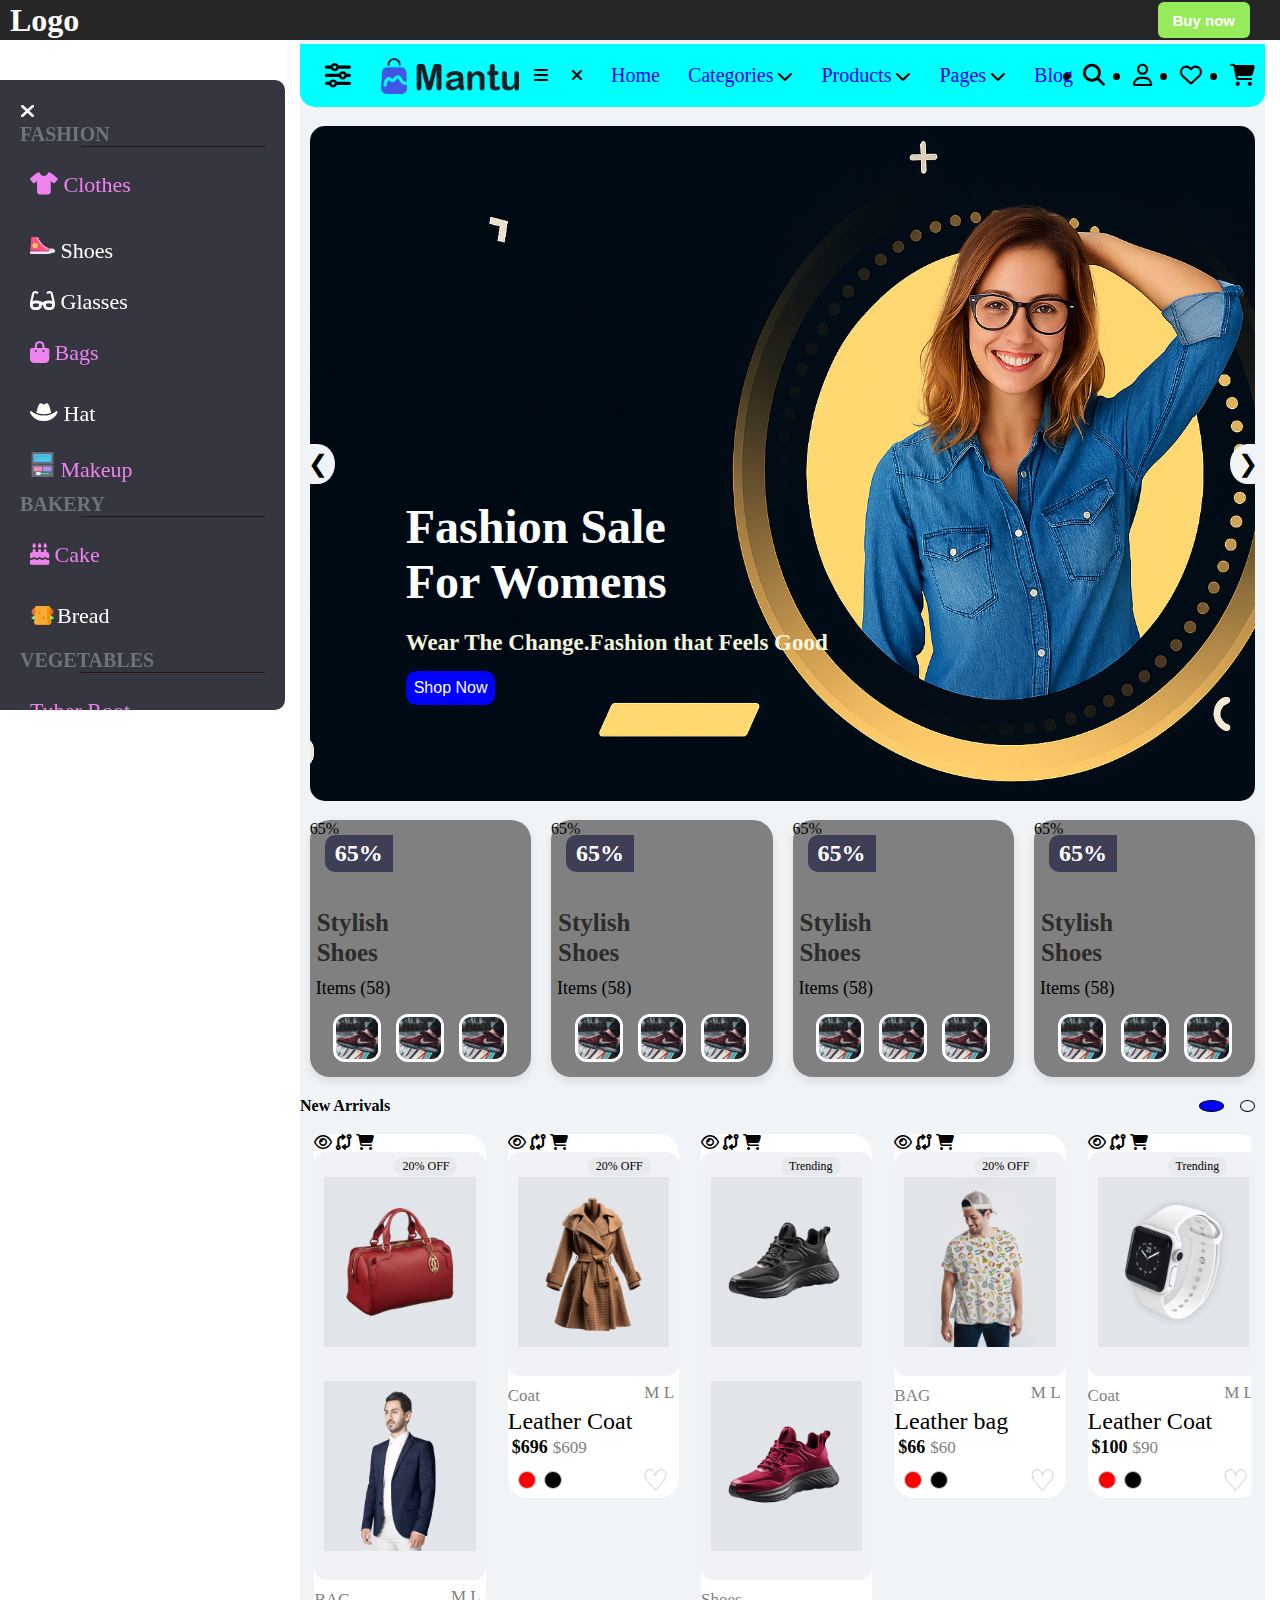
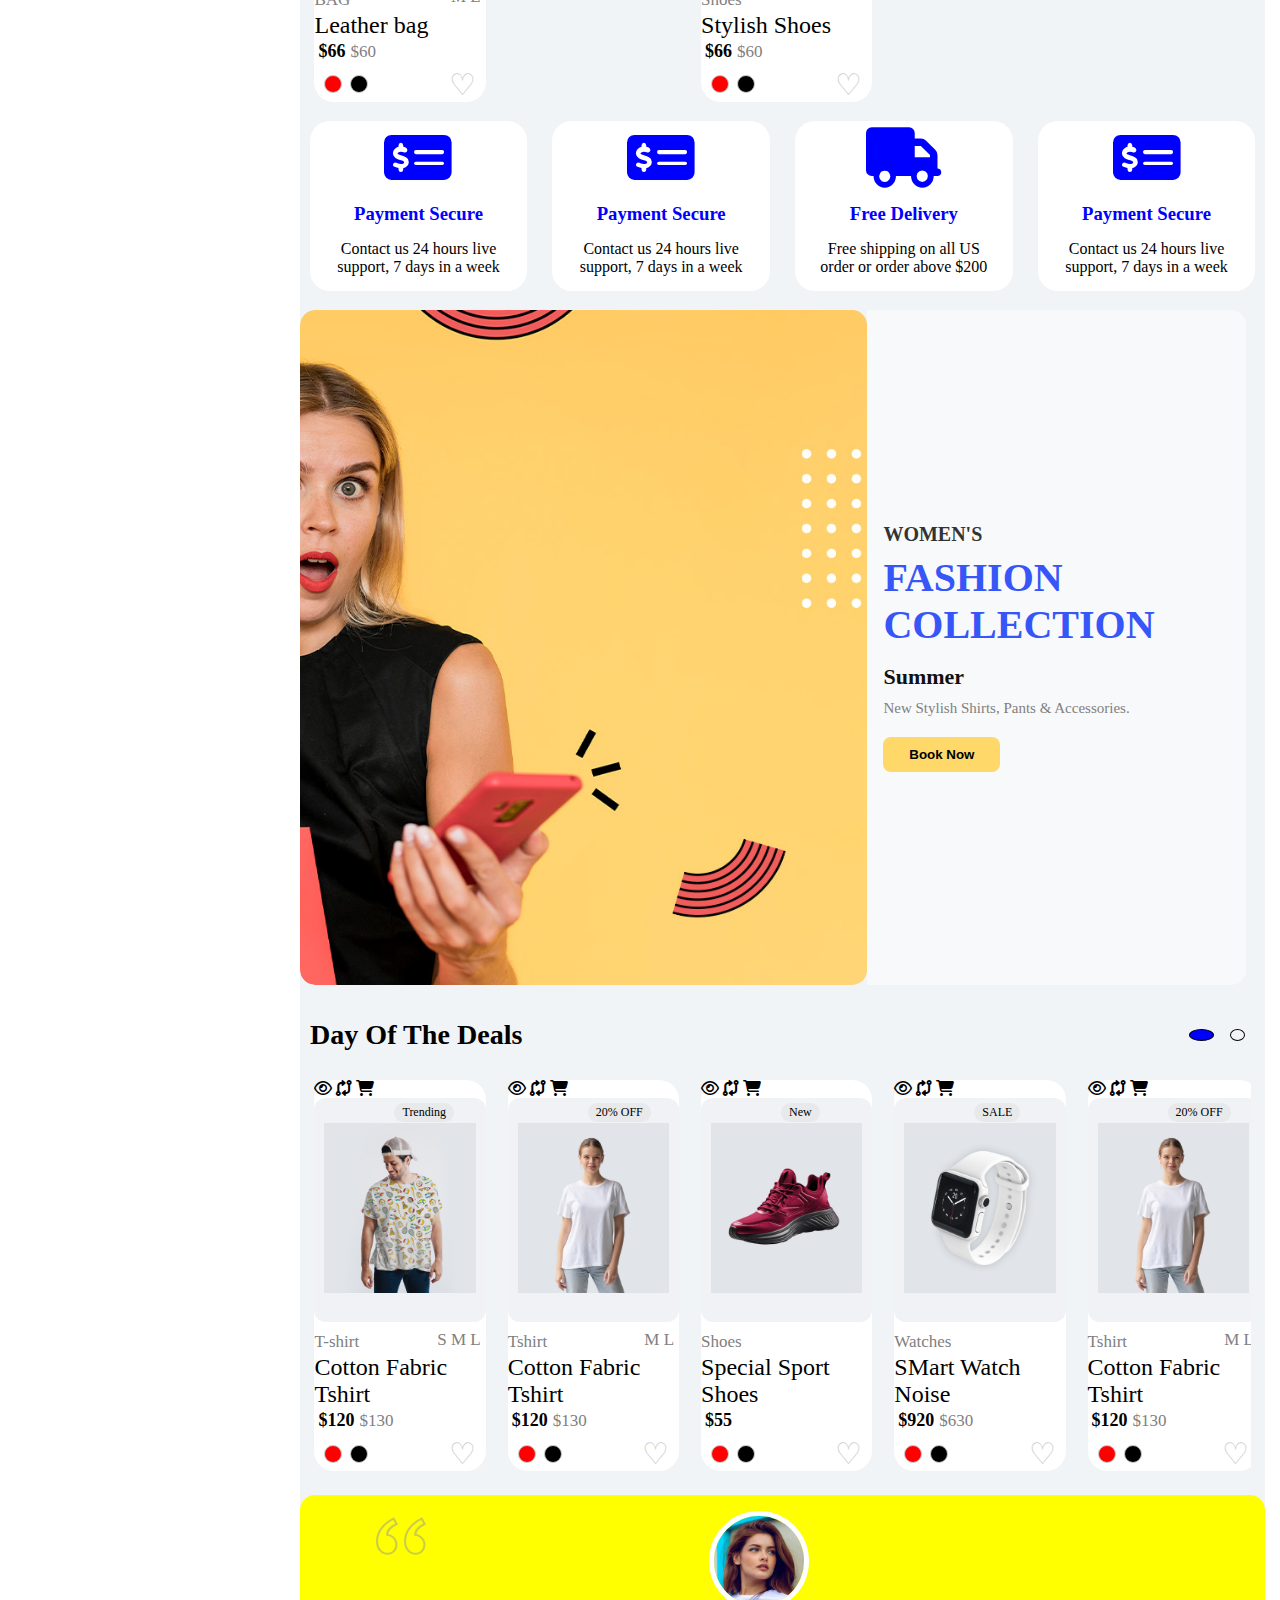
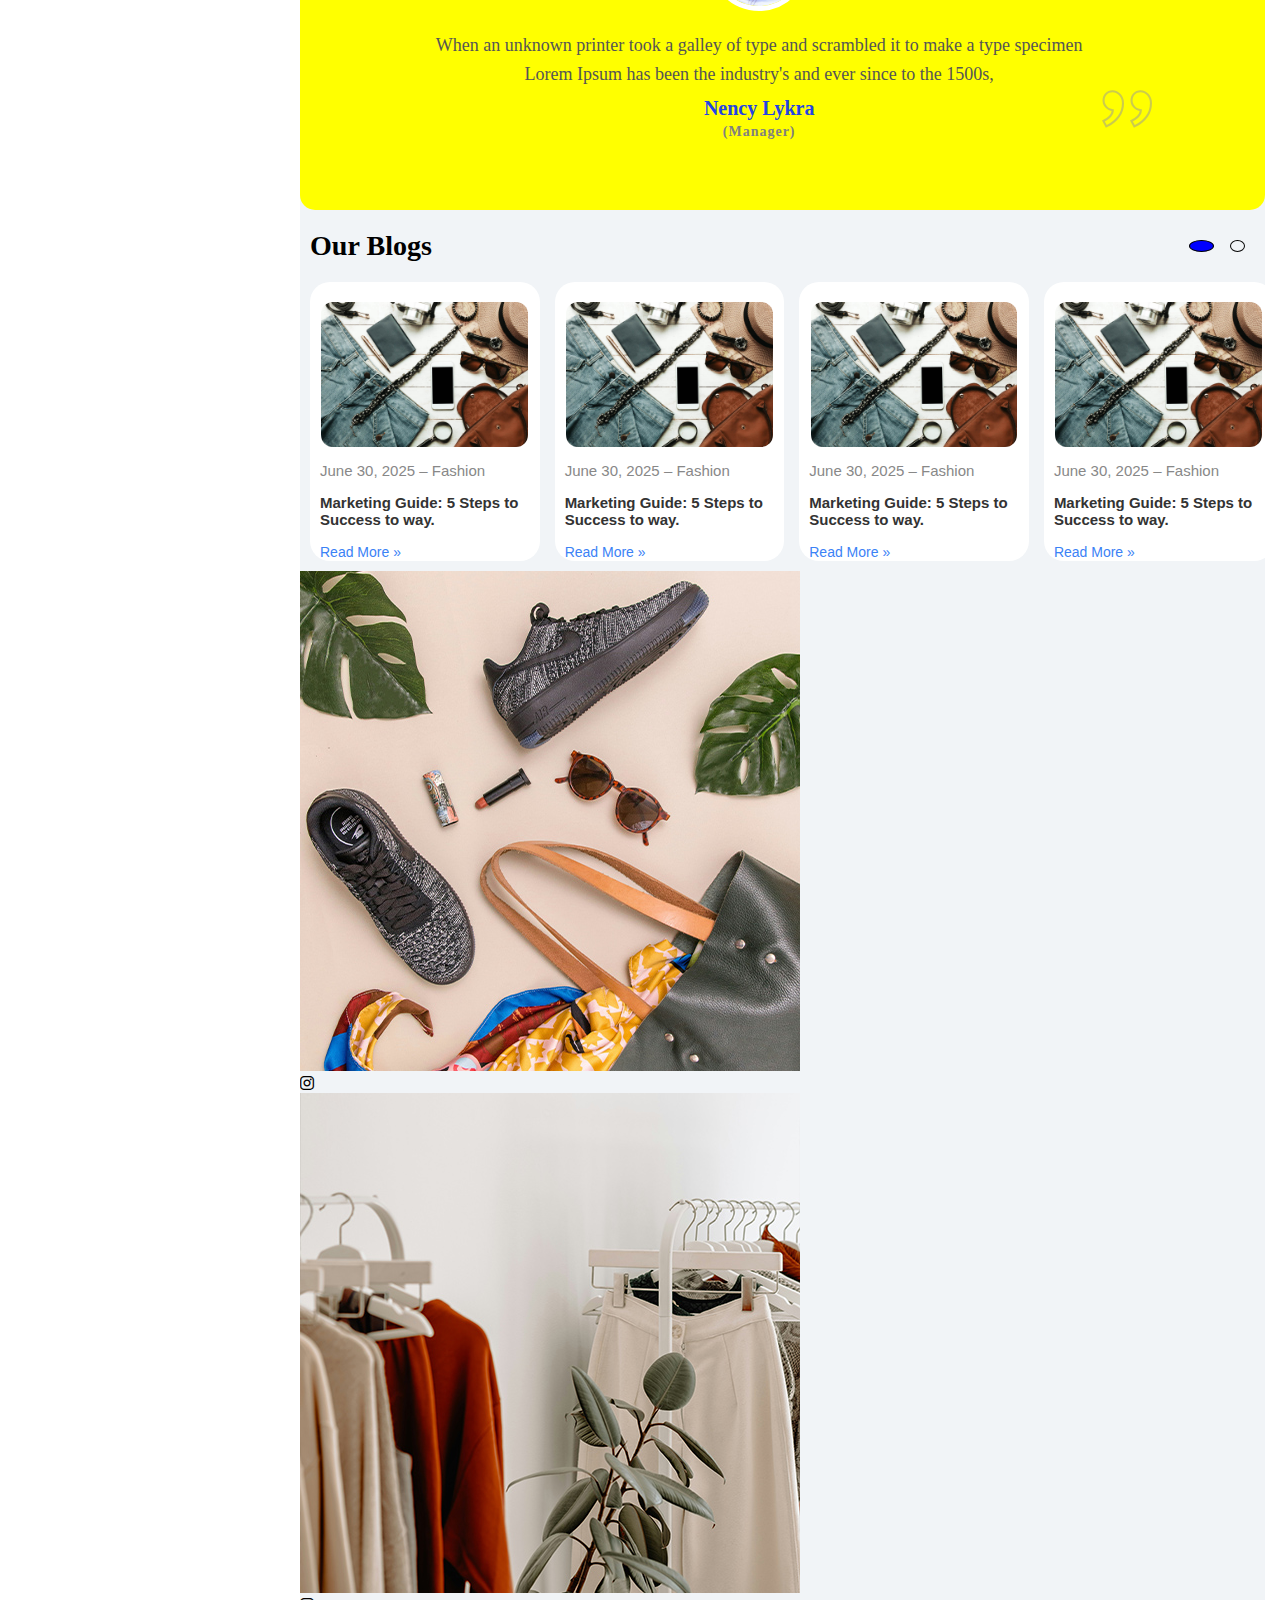
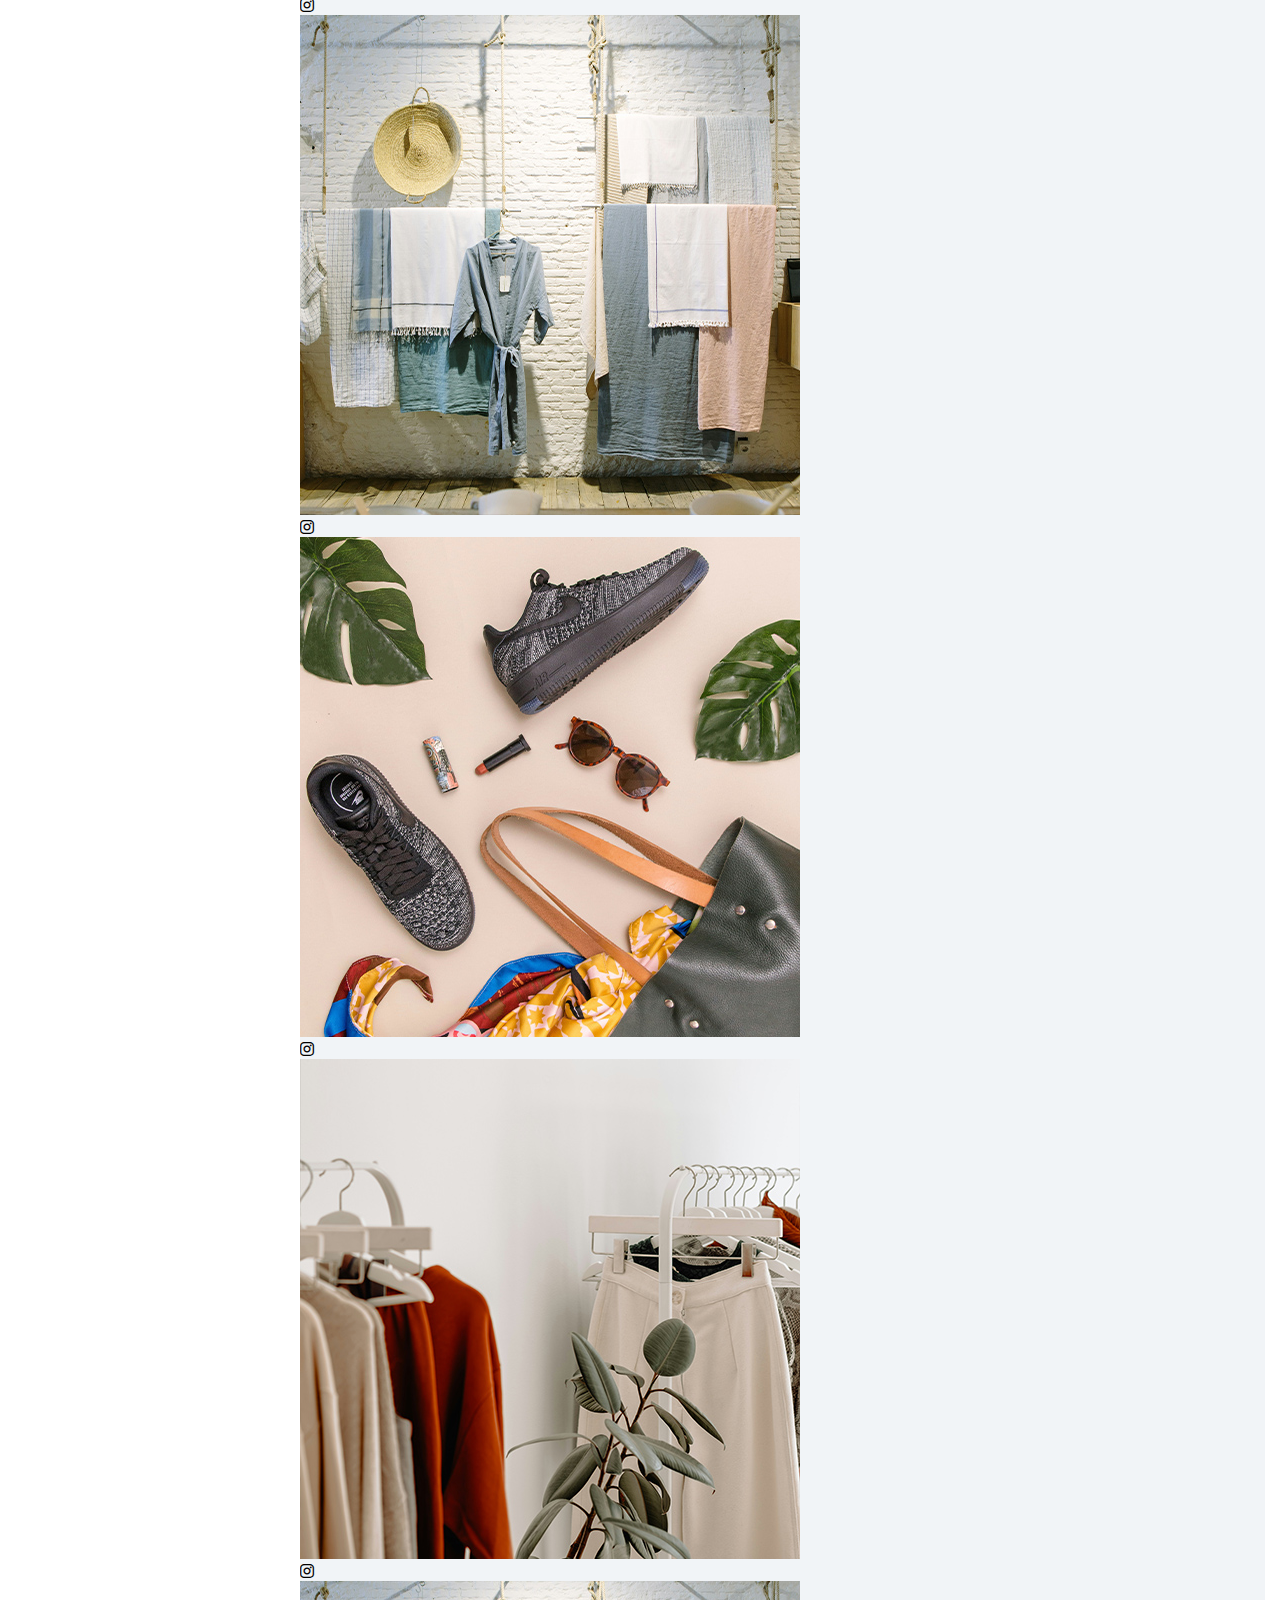
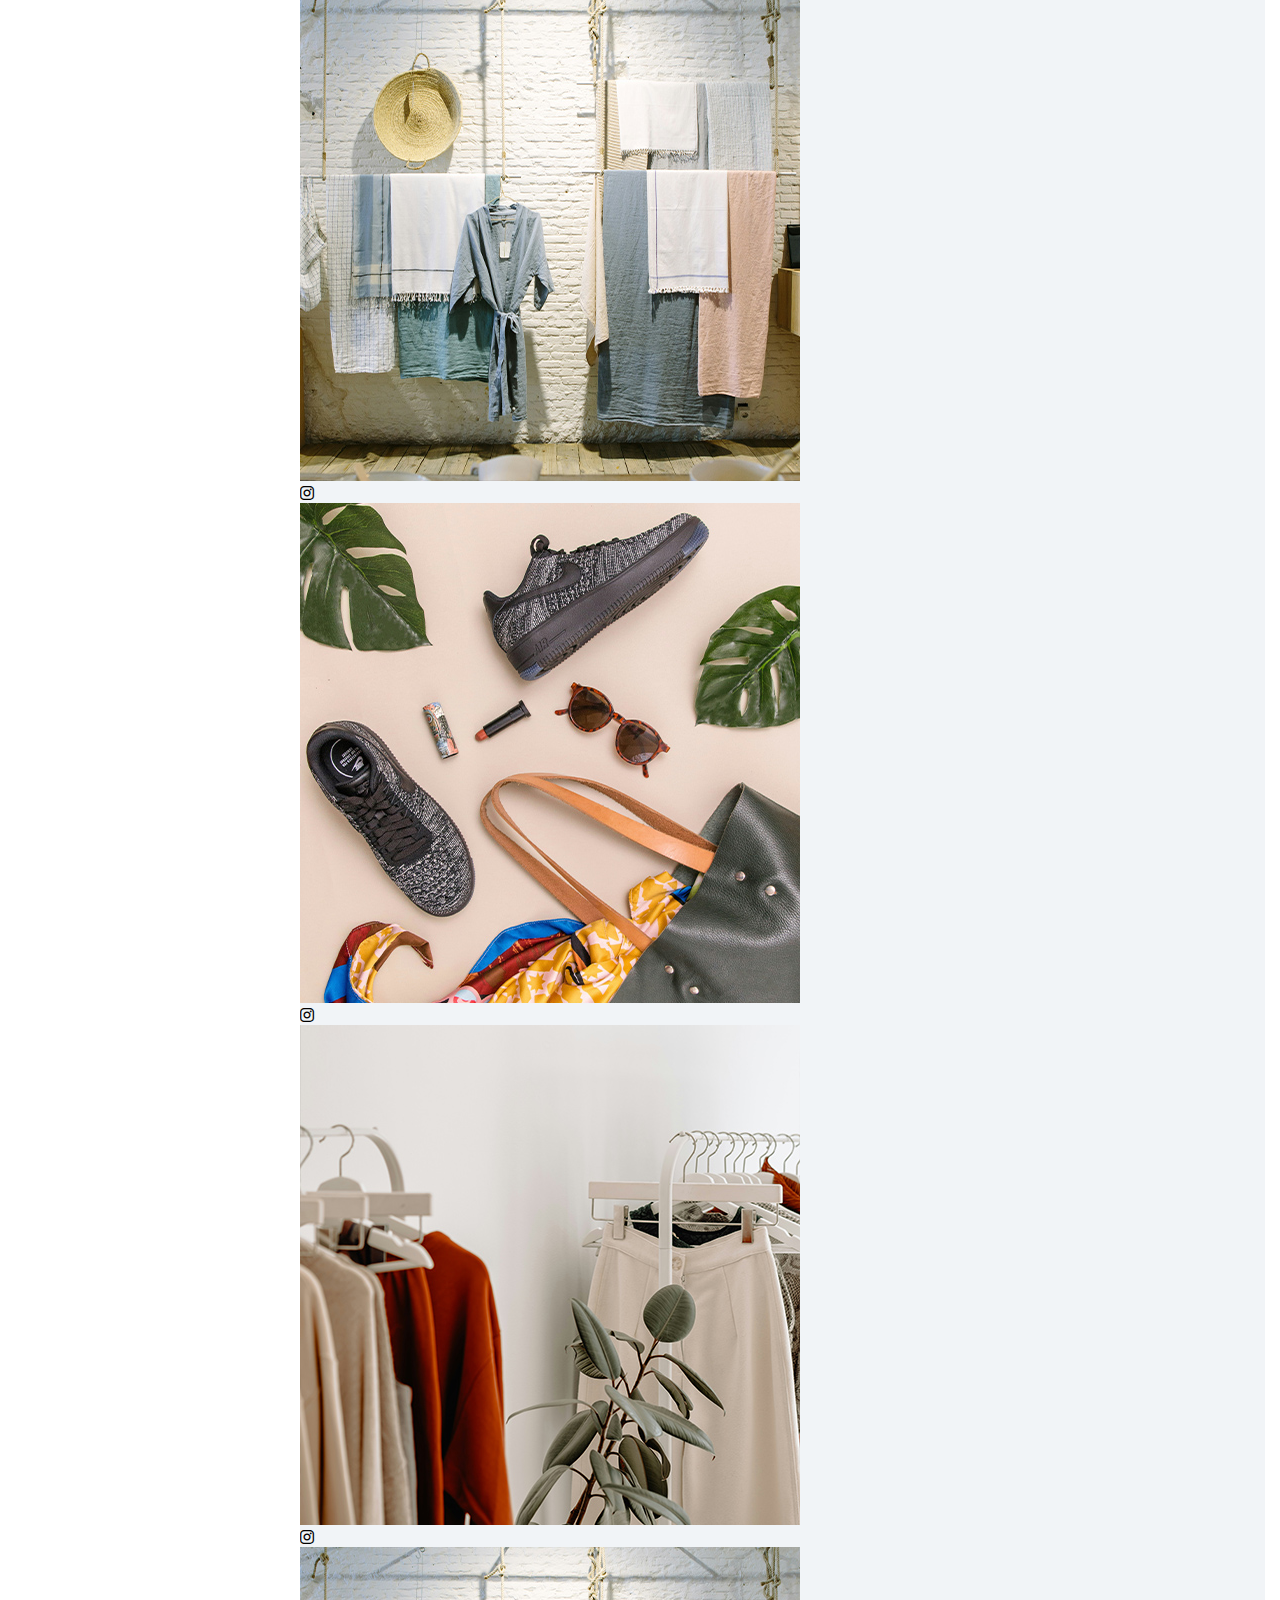
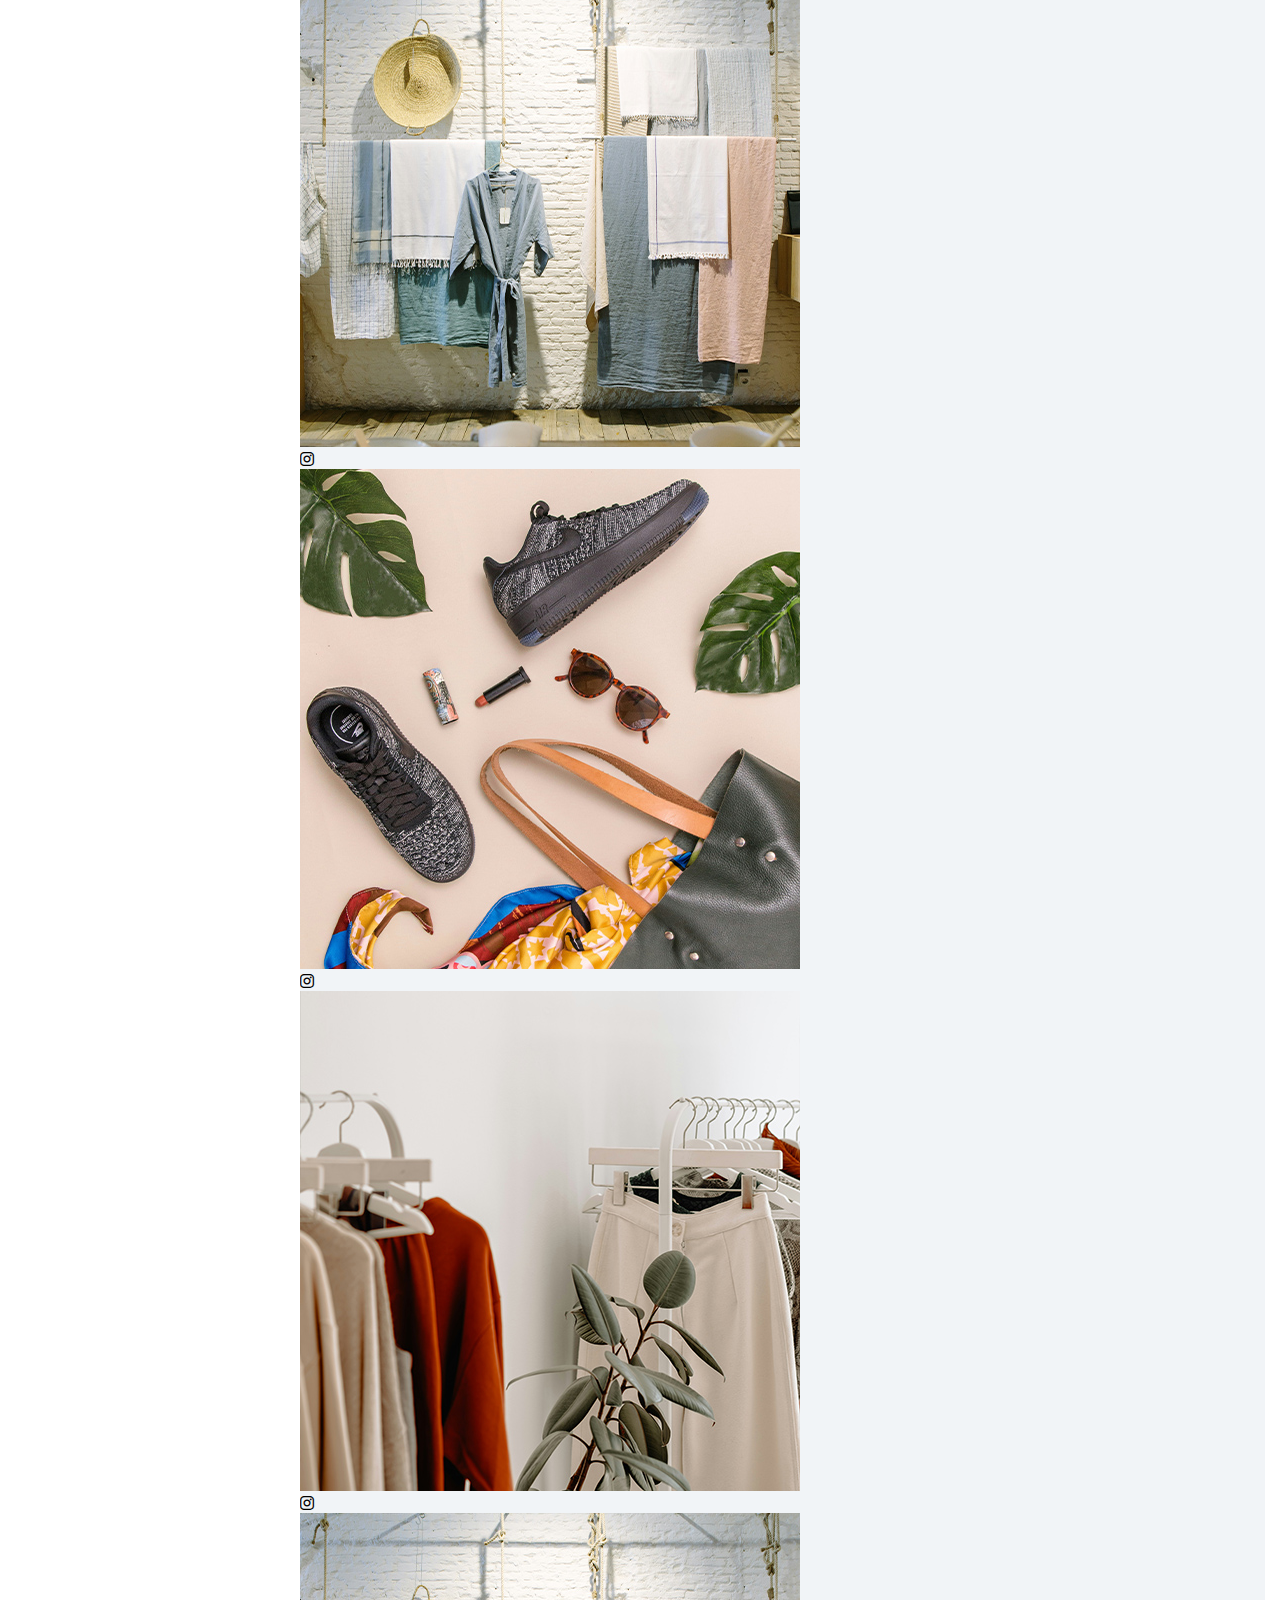
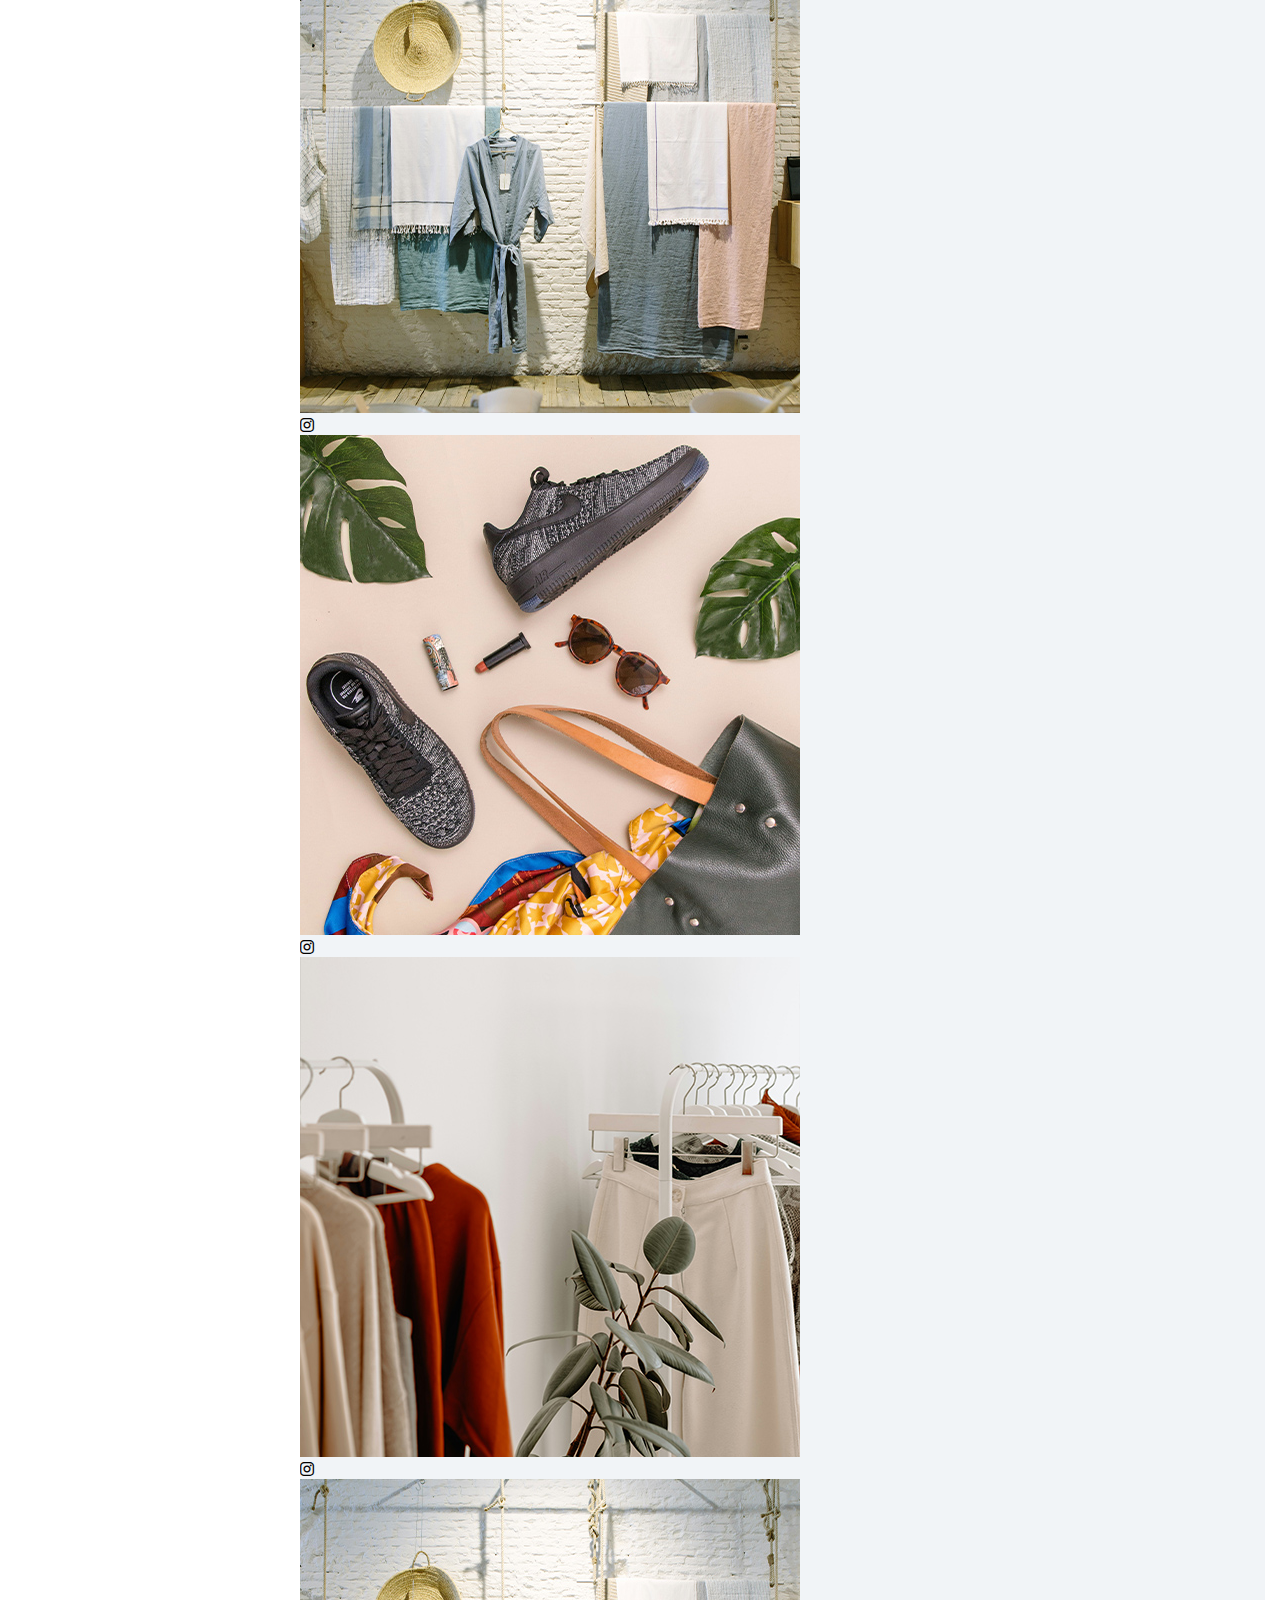
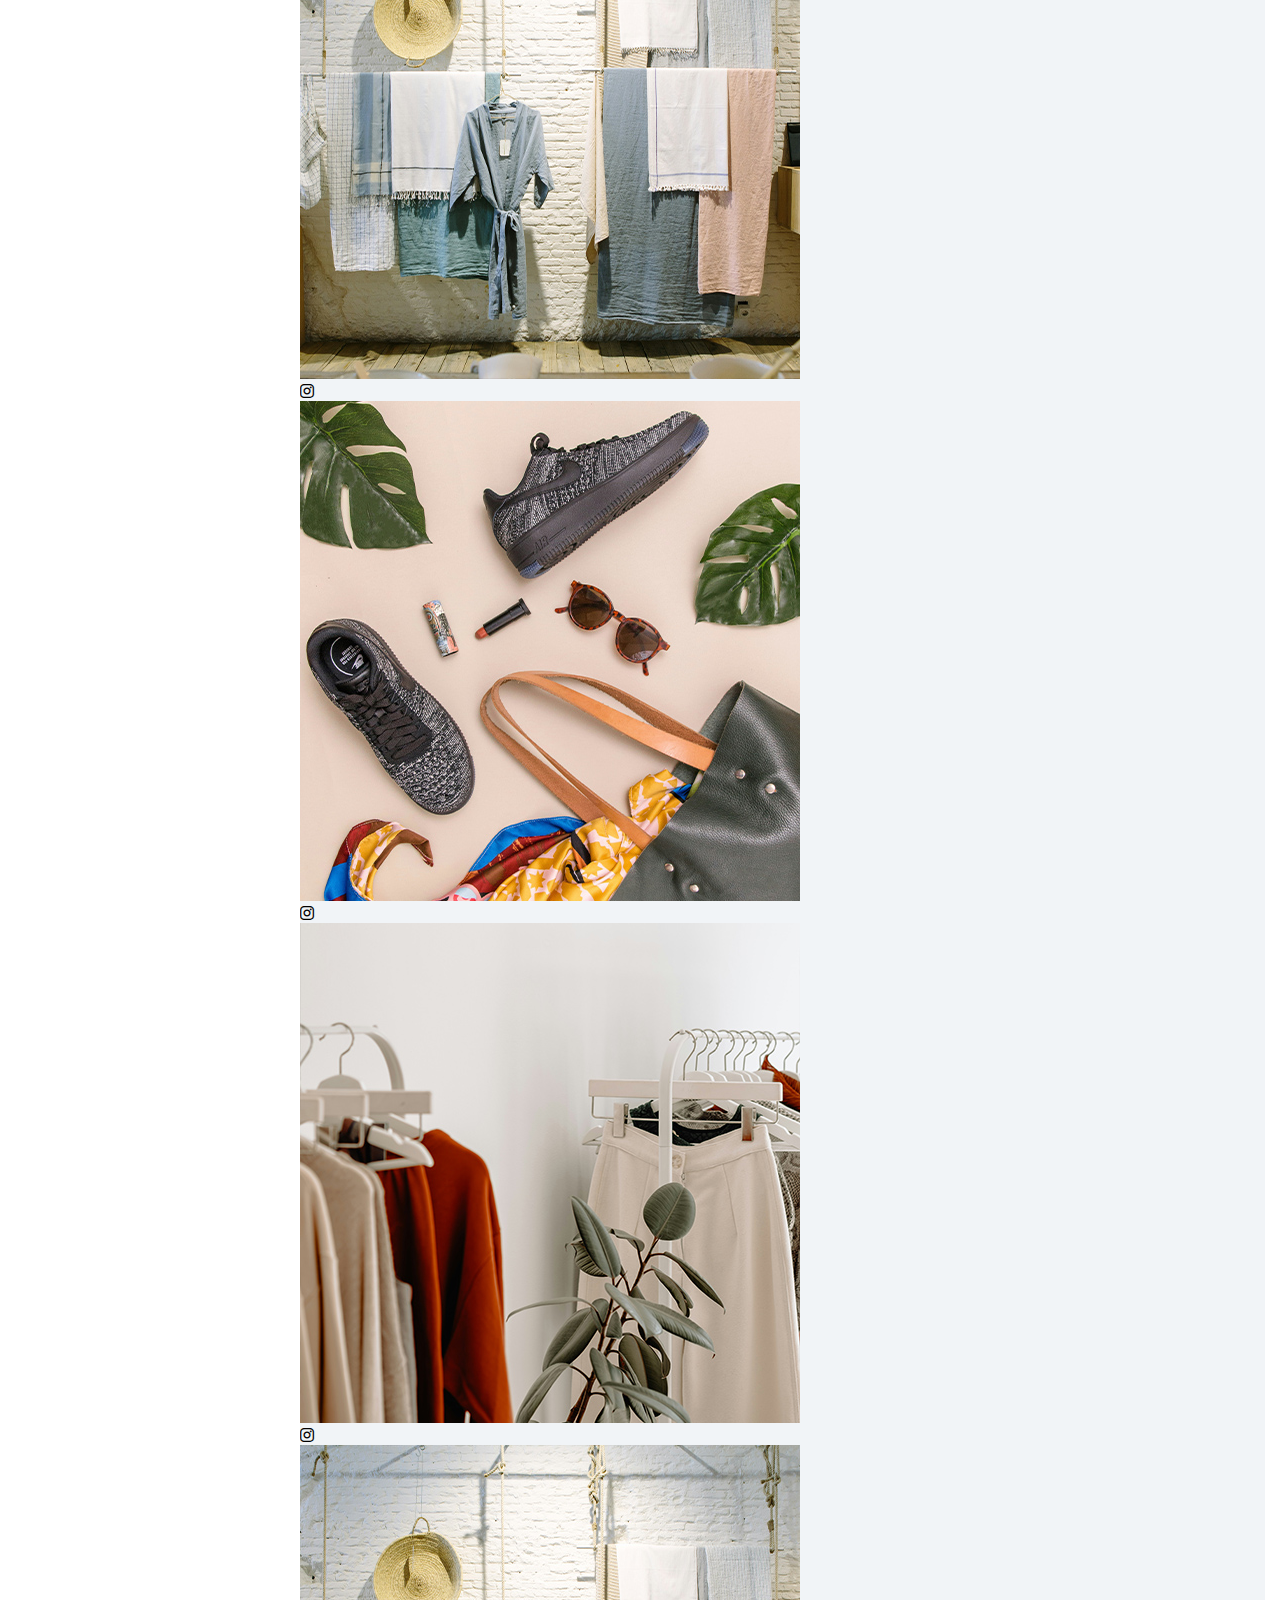
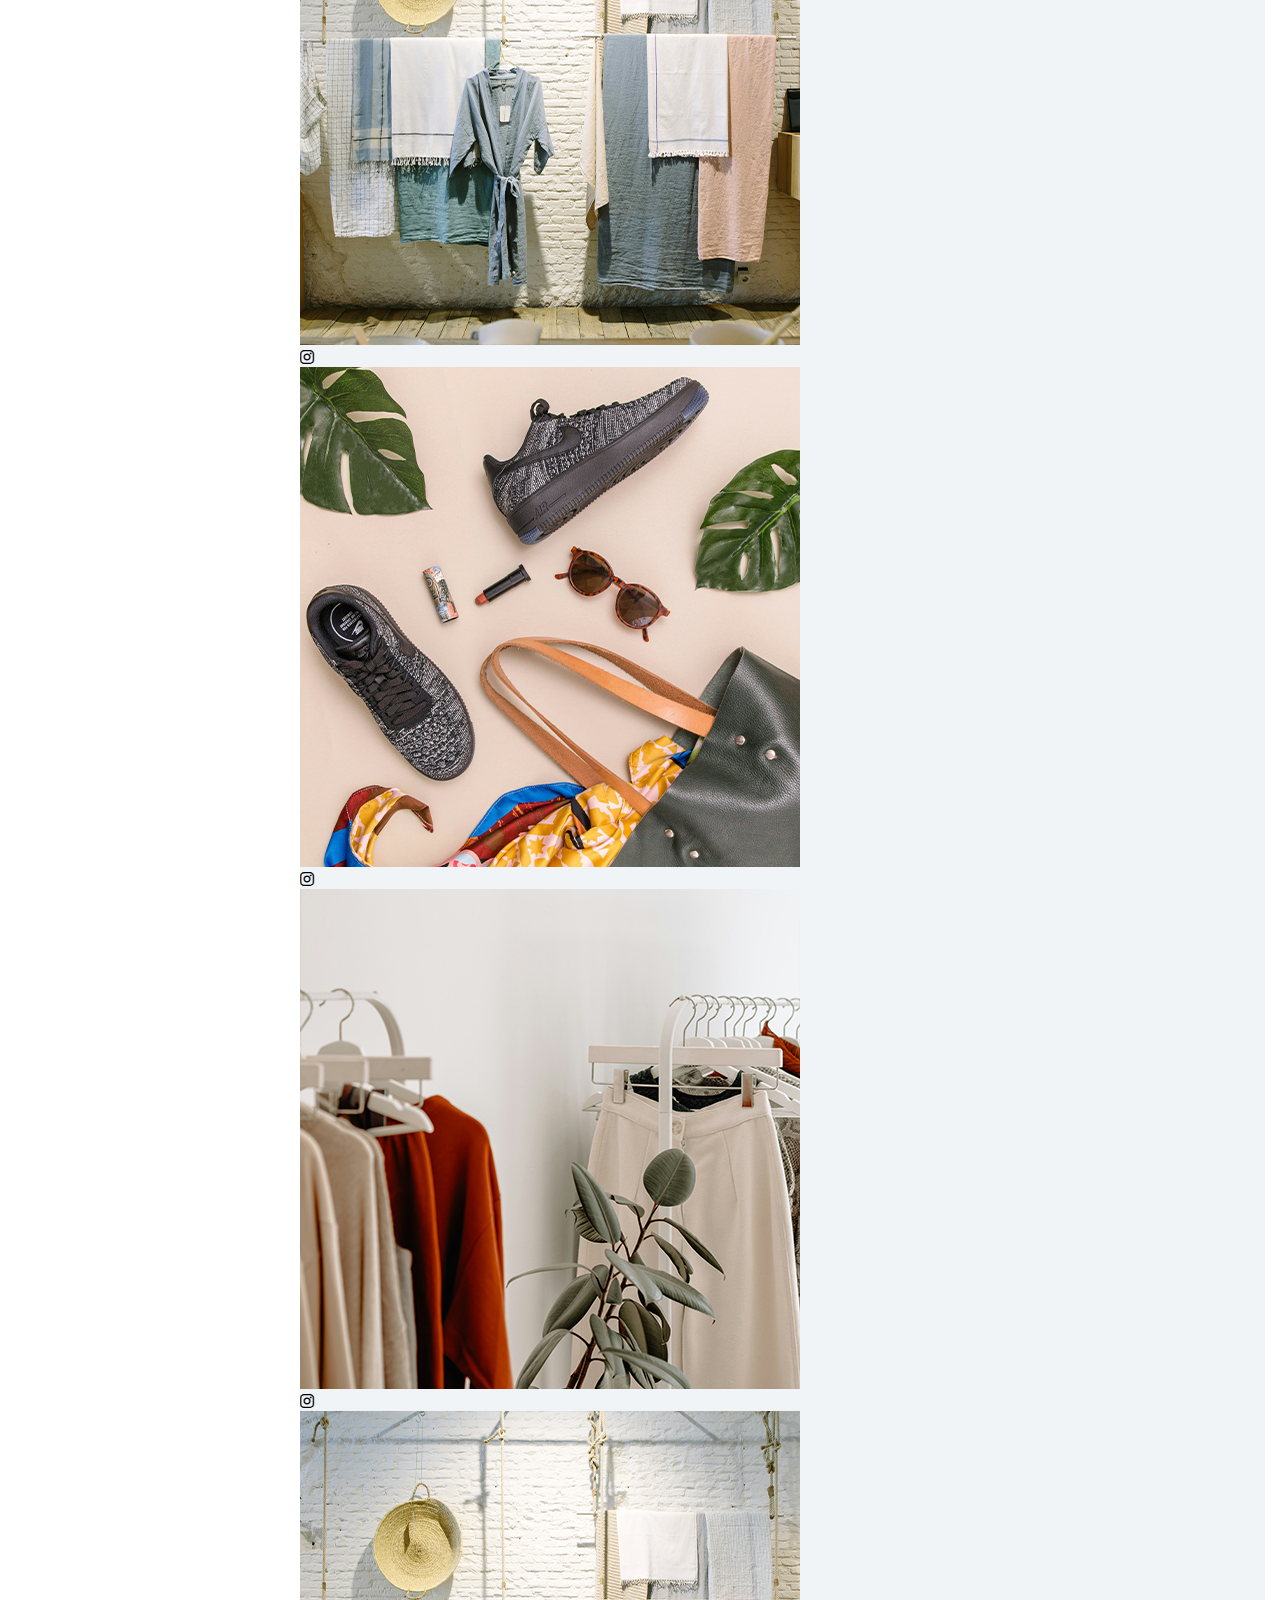
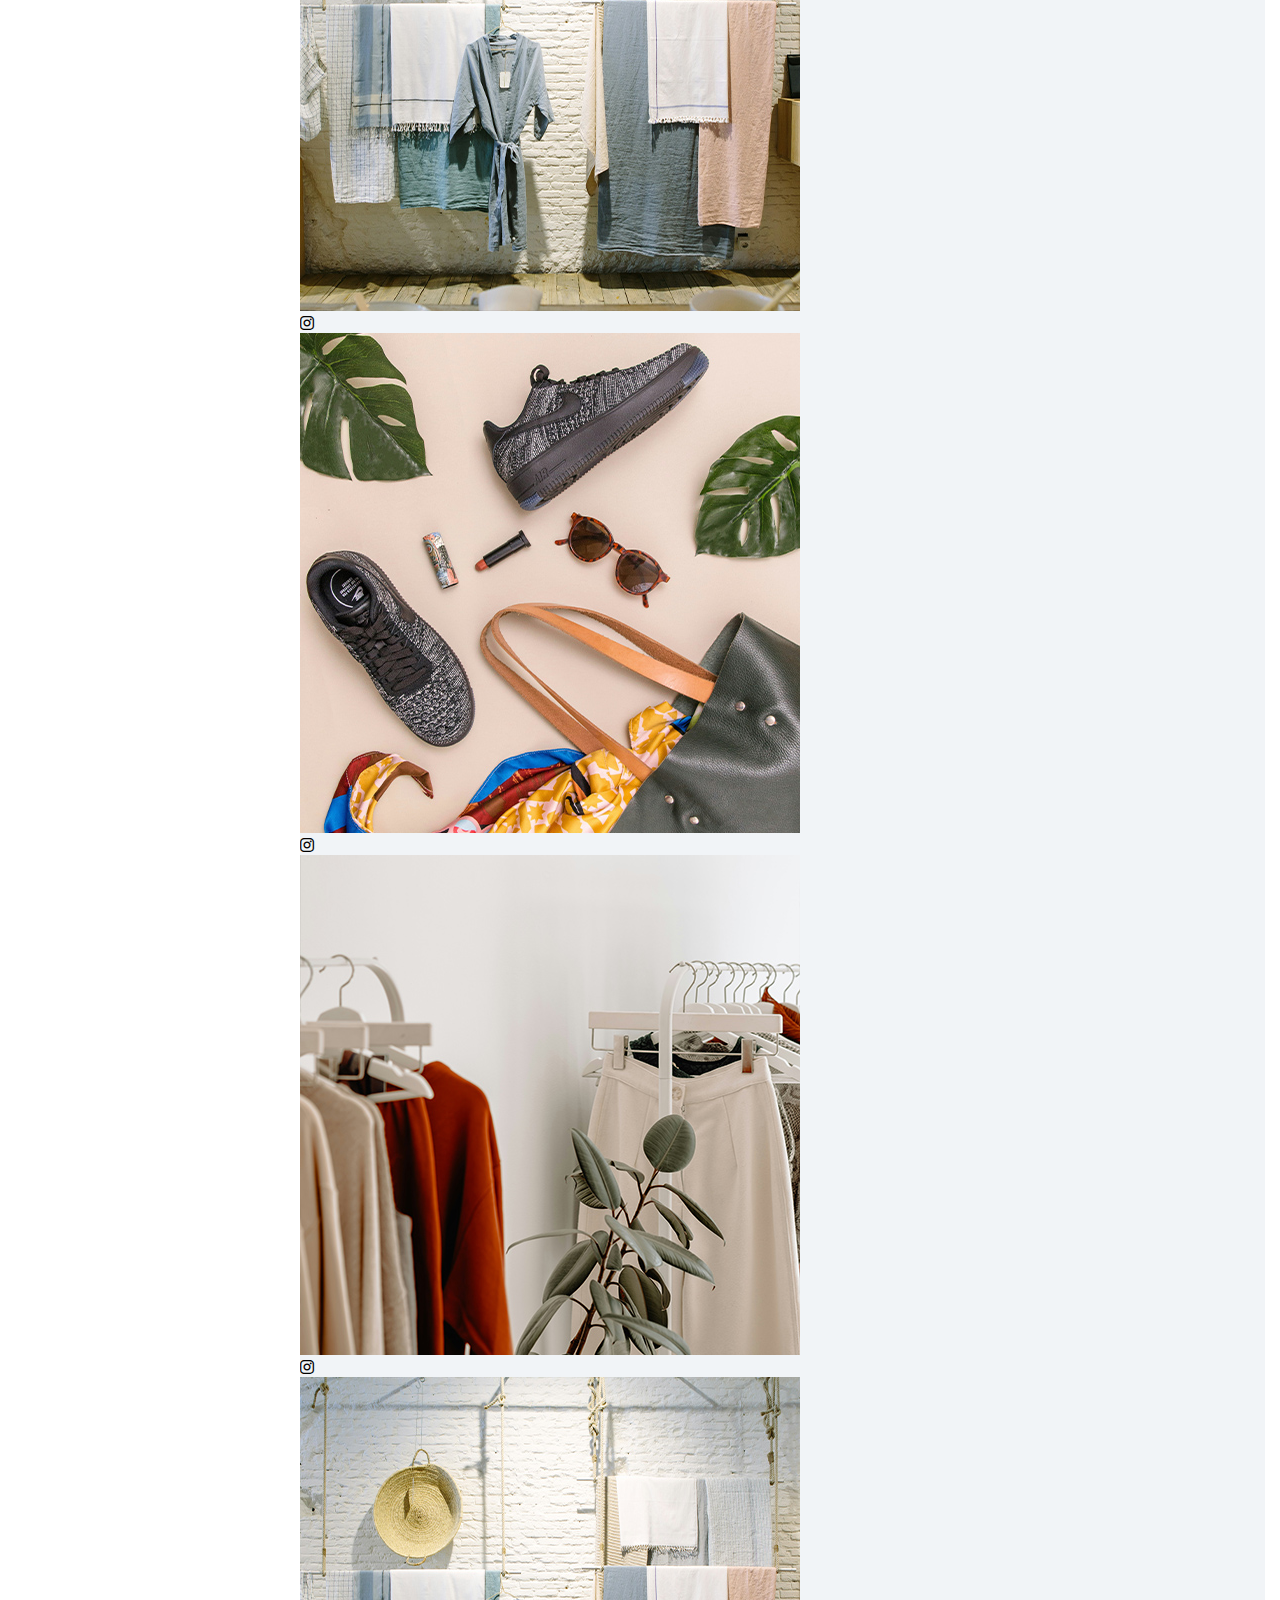
<file: index.html>
<!DOCTYPE html>
<html>

<head>
  <meta charset="UTF-8">
  <meta name="viewport" content="width=device-width, initial-scale=1.0">
  <title>Ecommerce</title>
  <link rel="stylesheet" href="Homes.css">
  <link rel="stylesheet" href="https://cdnjs.cloudflare.com/ajax/libs/font-awesome/6.4.0/css/all.min.css">
</head>

<body>

  <div class="header">
    <h1>Logo</h1>
    <button type="button" class="buy">Buy now</button>
  </div>

  <div class="Home" id="Home-container">
    <div class="sidebar" id="sidebar">
      <div class="side-container">
        <div class="close-side">
          <i class="fa-solid fa-xmark" id="closeside" style="cursor:pointer;"></i>
        </div>
        <h4>FASHION</h4>
        <div class="line"></div>
        <details>
          <summary><i class="fa-solid fa-shirt"></i> Clothes</summary>
          <ul class="summary">
            <li><a href="">Shirts</a></li>
            <li><a href="">Tshirts</a></li>
            <li><a href="">Gowns</a></li>
            <li><a href="">Pants</a></li>
          </ul>
        </details>
        <li class="no-mark"><a href="Product.html"><img src="./Images/shoes.svg" style="width:25px;height:25px;"
              alt="shoes">
            Shoes</a></li>
        <li class="no-mark"><a href=""><i class="fa-solid fa-glasses"></i> Glasses</a></li>
        <details>
          <summary> <i class="fa-solid fa-bag-shopping"></i> Bags</summary>
          <ul class="summary">
            <li><a href="">Purse</a></li>
            <li><a href="">Bags</a></li>
            <li><a href="">Wallet</a></li>
          </ul>
        </details>
        <li class="no-mark"><a href=""><i class="fa-solid fa-hat-cowboy"></i> Hat</a></li>
        <details>
          <summary><img src="./Images/makeup.svg" style="width:25px;height:25px;" alt="shoes"> Makeup</summary>
          <ul class="summary">
            <li><a href="">Lipstick</a></li>
            <li><a href="">EyeLiner</a></li>
            <li><a href="">Nail Paint</a></li>
            <li><a href="">Makeup Kit</a></li>
          </ul>
        </details>

        <h4>BAKERY </h4>
        <div class="line"></div>
        <details>
          <summary><i class="fa-solid fa-cake-candles"></i> Cake</summary>
          <ul class="summary">
            <li><a href="">Cup Cake</a></li>
            <li><a href="">Pastry</a></li>
            <li><a href="">Cake</a></li>
          </ul>
        </details>
        <li class="no-mark"><img src="./Images/bread.svg" style="width:25px;height:25px;" alt="bread"><a
            href="">Bread</a></li>

        <h4>VEGETABLES </h4>
        <div class="line"></div>
        <details>
          <summary>Tuber Root</summary>
          <ul class="summary">
            <li><a href="">Sweet Potato</a></li>
            <li><a href="">Ginger</a></li>
            <li><a href="">Cassava</a></li>
          </ul>
        </details>
        <li class="no-mark">
          <img src="./Images/tomato.svg" style="width:25px;height:25px;" alt="tom">
          <a href="">Tomato</a>
        </li>
        <li class="no-mark">
          <img src="./Images/lemon.svg" style="width:25px;height:25px;" alt="lemons">
          <a href=""> Lemon</a>
        </li>

        <h4>VEGETABLES </h4>
        <div class="line"></div>
        <li class="no-mark"><a href="">Avocado</a></li>
        <li class="no-mark"><a href="">Strawberry</a></li>
        <li class="no-mark"><a href="">Cherry</a></li>
        <li class="no-mark"><a href="">Lychee</a></li>
      </div>
    </div>
    <div class="main-content" id="main-content">
      <div class="navbar">
        <div class="nav-left">
          <div class="sidebar-toggle" id="sidebarToggle">
            <i class="fa-solid fa-sliders" style="font-size:26px;padding:0px 15px; cursor:pointer"></i>
          </div>
          <img src="./Images/logo.png" alt="Logo" style="width:138px;height:36px">
          <div class="navtoggler" id="navToggler">
            <i class="fa-solid fa-bars"></i>
          </div>
        </div>

        <div class="navbar-menu">
          <ul class="nav-items" style="list-style:none;">
            <li class="close-btn">
              <i class="fa-solid fa-xmark" id="closeNav" style="cursor:pointer;"></i>
            </li>
            <li><a href="index.html">Home</a></li>

            <li class="dropdown" id="dropdown1">
              <div class="mob-chev">
                <a href="#">Categories</a>
                <i class="fa-solid fa-chevron-down"></i>
              </div>
              <div class="dropdown-content">
                <div class="items">
                  <a href="#">Classic</a>
                  <hr />
                  <a href="Product.html">Shop Right Sidebar</a>
                  <a href="Product.html">Banner Right Sidebar</a>
                  <a href="#">Shop Full Width</a>
                </div>
                <div class="items">
                  <a href="#">List</a>
                  <hr />
                  <a href="Product.html">Shop Right Sidebar</a>
                  <a href="Product.html">Banner Right Sidebar</a>
                  <a href="#">Shop Full Width</a>
                </div>
              </div>
            </li>
            <li class="dropdown" id="dropdown2">
              <div class="mob-chev">
                <a href="#">Products</a>
                <i class="fa-solid fa-chevron-down"></i>
              </div>
              <div class="dropdown-contents" id="dropcontent1">
                <div class="item">
                  <a href="ProductDetail.html">Product Detail</a>
                  <a href="productaccordion.html">Product Accordion</a>
                  <a href="#">Product Full Width</a>
                  <a href="#">Accordion Full width</a>
                </div>
              </div>

            </li>
            <li class="dropdown" id="dropdown3">
              <div class="mob-chev">
                <a href="#">Pages</a>
                <i class="fa-solid fa-chevron-down"></i>
              </div>
              <div class="dropdown-contents" id="dropcontent2">
                <div class="item">
                  <div class="inner-drop">
                    <a href="#">Blog <span class="down-arrow"> v<span /> </a>
                    <div class="inner-dropcontent">
                      <a href="ProductDetail.html">Product Detail</a>
                      <a href="productaccordion.html">Product Accordion</a>
                      <a href="#">Product Full Width</a>
                      <a href="#">Accordion Full width</a>
                    </div>

                  </div>

                  <a href="Aboutus.html">About Us</a>
                  <a href="Contactus.html">Contact Us</a>
                  <a href="Cart.html">Cart</a>
                  <a href="Checkout.html">Checkout</a>
                  <a href="compare.html">Compare</a>
                  <a href="Faq.html">Faq</a>
                  <a href="login.html">Login</a>
                  <a href="Register.html">Register</a>
                </div>
            </li>
            <li><a href="index.html">Blog</a></li>
          </ul>
          <div class="nav-icons">
            <li><i class="fa-solid fa-magnifying-glass"></i></li>
            <li><i class="fa-regular fa-user"></i></li>
            <li><i class="fa-regular fa-heart"></i></li>
            <li><i class="fa-solid fa-cart-shopping"></i></li>
          </div>

        </div>
      </div>
      <!-- <div class="wishlist-bar">
        <div class="wishlist">
          <h3>wishlist</h3>
          <i class="fa-solid fa-xmark"></i>
        </div>
        <div class="wishlist-items">
          <img src="./Images/28.jpg" alt="">
          <div class="wishlist-desc">
            <h4>Leather Bag</h4>
            <i class="fa-solid fa-xmark"></i>
            <div class="wishprice">
              <h3>$499</h3>
              <p>-9 in stock</p>
            </div>
          </div>
        </div>
        <div class="wishlist-items">
          <img src="./Images/28.jpg" alt="">
          <i class="fa-solid fa-xmark"></i>
          <div class="wishlist-desc">
            <h4>Leather Bag</h4>
            <div class="wishprice">
              <h3>$499</h3>
              <p>-9 in stock</p>
            </div>
          </div>
        </div>
        <button class="wish-btn">View Wishlist</button>
      </div> -->


      <div class="carousel">
        <div class="carousel-slide" id="sliders">
          <div class="slides">
            <div class="slide-1">
              <div class="content">
                <h1>Fashion Sale <br>For Womens</h1>
                <p>Wear The Change.Fashion that Feels Good</p>
                <button class="shop">Shop Now</button>
              </div>
            </div>
          </div>
          <div class="slides">
            <div class="slide-2">
              <div class="content">
                <h1>Fashion Sale <br>For Mens </h1>
                <p>Wear The Change.Fashion that Feels Good</p>
                <button class="shop">Shop Now</button>
              </div>
            </div>
          </div>
          <div class="slides">
            <div class="slide-3">
              <div class="content">
                <h1>Fashion Sale <br>For Childrens</h1>
                <p>Wear The Change.Fashion that Feels Good</p>
                <button class="shop">Shop Now</button>
              </div>
            </div>
          </div>
        </div>
        <div class="controls">
          <button id="prev">&#10094;</button>
          <button id="next">&#10095;</button>
        </div>
      </div>


      <div class="cards">
        <div class="card">
          <div class="overlay"></div>
          <span class="discount">65%</span>
          <span class="bg">65%</span>
          <h2 class="title">Stylish <br><strong>Shoes</strong></h2>
          <p class="item-count">Items (58)</p>
          <div class="thumb-images">
            <img src="./Images/10.jpg" alt="shoe1">
            <img src="./Images/10.jpg" alt="shoe2">
            <img src="./Images/10.jpg" alt="shoe3">
          </div>
        </div>
        <div class="card">
          <div class="overlay"></div>
          <span class="discount">65%</span>
          <span class="bg">65%</span>
          <h2 class="title">Stylish <br><strong>Shoes</strong></h2>
          <p class="item-count">Items (58)</p>
          <div class="thumb-images">
            <img src="./Images/10.jpg" alt="shoe1">
            <img src="./Images/10.jpg" alt="shoe2">
            <img src="./Images/10.jpg" alt="shoe3">
          </div>
        </div>
        <div class="card">
          <div class="overlay"></div>
          <span class="discount">65%</span>
          <span class="bg">65%</span>
          <h2 class="title">Stylish <br><strong>Shoes</strong></h2>
          <p class="item-count">Items (58)</p>
          <div class="thumb-images">
            <img src="./Images/10.jpg" alt="shoe1">
            <img src="./Images/10.jpg" alt="shoe2">
            <img src="./Images/10.jpg" alt="shoe3">
          </div>

        </div>
        <div class="card">
          <div class="overlay"></div>
          <span class="discount">65%</span>
          <span class="bg">65%</span>
          <h2 class="title">Stylish <br><strong>Shoes</strong></h2>
          <p class="item-count">Items (58)</p>
          <div class="thumb-images">
            <img src="./Images/10.jpg" alt="shoe1">
            <img src="./Images/10.jpg" alt="shoe2">
            <img src="./Images/10.jpg" alt="shoe3">
          </div>

        </div>
      </div>
      <div>

        <div class="new-section">
          <div class="section">
            <h4> New Arrivals</h4>
            <div class="dots-section">
              <div class="dots active"></div>
              <div class="dots"></div>
            </div>
          </div>
          <div class="arrival-container">
            <div class="arrivals">
              <div class="ar-cards">
                <div class="arrival-icons">
                  <i class="fa-regular fa-eye"></i>
                  <i class="fa-solid fa-code-compare"></i>
                  <i class="fa-solid fa-cart-shopping"></i>
                </div>
                <div class="ar-image">
                  <span class="discount-label">20% OFF</span>
                  <img src="./Images/15.jpg" alt="bag" class="normal">
                  <img src="./Images/32.jpg" alt="Hover Image" class="hover">
                </div>
                <div class="size-row">
                  <p class="category">BAG</p>
                  <p class="size">M L</p>
                </div>
                <h3 class="product-name">Leather bag</h3>
                <p class="price"><strong>$66</strong><span class="old-price">$60</span></p>
                <div class="colors">
                  <span class="dot color1"></span>
                  <span class="dot color2"></span>
                  <span class="fav">&#9825;</span>
                </div>
              </div>

              <div class="ar-cards">
                <div class="arrival-icons">
                  <i class="fa-regular fa-eye"></i>
                  <i class="fa-solid fa-code-compare"></i>
                  <i class="fa-solid fa-cart-shopping"></i>
                </div>
                <div class="ar-image">
                  <span class="discount-label">20% OFF</span>
                  <img src="./Images/4.jpg" alt="bag">
                </div>
                <div class="size-row">
                  <p class="category">Coat</p>
                  <p class="size">M L</p>
                </div>
                <h3 class="product-name">Leather Coat</h3>
                <p class="price"><strong>$696</strong><span class="old-price">$609</span></p>
                <div class="colors">
                  <span class="dot color1"></span>
                  <span class="dot color2"></span>
                  <span class="fav">&#9825;</span>
                </div>
              </div>

              <div class="ar-cards">
                <div class="arrival-icons">
                  <i class="fa-regular fa-eye"></i>
                  <i class="fa-solid fa-code-compare"></i>
                  <i class="fa-solid fa-cart-shopping"></i>
                </div>
                <div class="ar-image">
                  <span class="discount-label">Trending</span>
                  <img src="./Images/5.jpg" alt="bag" class="normal">
                  <img src="./Images/10 (1).jpg" alt="Hover Image" class="hover">
                </div>
                <div class="size-row">
                  <p class="category">Shoes</p>
                </div>
                <h3 class="product-name">Stylish Shoes</h3>
                <p class="price"><strong>$66</strong><span class="old-price">$60</span></p>
                <div class="colors">
                  <span class="dot color1"></span>
                  <span class="dot color2"></span>
                  <span class="fav">&#9825;</span>
                </div>
              </div>

              <div class="ar-cards">
                <div class="arrival-icons">
                  <i class="fa-regular fa-eye"></i>
                  <i class="fa-solid fa-code-compare"></i>
                  <i class="fa-solid fa-cart-shopping"></i>
                </div>
                <div class="ar-image">
                  <span class="discount-label">20% OFF</span>
                  <img src="./Images/6.jpg" alt="bag">
                </div>
                <div class="size-row">
                  <p class="category">BAG</p>
                  <p class="size">M L</p>
                </div>
                <h3 class="product-name">Leather bag</h3>
                <p class="price"><strong>$66</strong><span class="old-price">$60</span></p>
                <div class="colors">
                  <span class="dot color1"></span>
                  <span class="dot color2"></span>
                  <span class="fav">&#9825;</span>
                </div>
              </div>

              <div class="ar-cards">
                <div class="arrival-icons">
                  <i class="fa-regular fa-eye"></i>
                  <i class="fa-solid fa-code-compare"></i>
                  <i class="fa-solid fa-cart-shopping"></i>
                </div>
                <div class="ar-image">
                  <span class="discount-label">Trending</span>
                  <img src="./Images/7.jpg" alt="bag">
                </div>
                <div class="size-row">
                  <p class="category">Coat</p>
                  <p class="size">M L</p>
                </div>
                <h3 class="product-name">Leather Coat</h3>
                <p class="price"><strong>$100</strong><span class="old-price">$90</span></p>
                <div class="colors">
                  <span class="dot color1"></span>
                  <span class="dot color2"></span>
                  <span class="fav">&#9825;</span>
                </div>
              </div>

              <div class="ar-cards">
                <div class="arrival-icons">
                  <i class="fa-regular fa-eye"></i>
                  <i class="fa-solid fa-code-compare"></i>
                  <i class="fa-solid fa-cart-shopping"></i>
                </div>
                <div class="ar-image">
                  <span class="discount-label">20% OFF</span>
                  <img src="./Images/15.jpg" alt="bag">
                </div>
                <div class="size-row">
                  <p class="category">BAG</p>
                  <p class="size">M L</p>
                </div>
                <h3 class="product-name">Leather bag</h3>
                <p class="price"><strong>$66</strong><span class="old-price">$60</span></p>
                <div class="colors">
                  <span class="dot color1"></span>
                  <span class="dot color2"></span>
                  <span class="fav">&#9825;</span>
                </div>
              </div>

              <div class="ar-cards">
                <div class="arrival-icons">
                  <i class="fa-regular fa-eye"></i>
                  <i class="fa-solid fa-code-compare"></i>
                  <i class="fa-solid fa-cart-shopping"></i>
                </div>
                <div class="ar-image">
                  <span class="discount-label">Sale</span>
                  <img src="./Images/6.jpg" alt="bag">
                </div>
                <div class="size-row">
                  <p class="category">T-shirt</p>
                  <p class="size">S M L XL</p>
                </div>
                <h3 class="product-name">cotton Fabric Tshirt</h3>
                <p class="price"><strong>$66</strong><span class="old-price">$60</span></p>
                <div class="colors">
                  <span class="dot color1"></span>
                  <span class="dot color2"></span>
                  <span class="fav">&#9825;</span>
                </div>
              </div>

              <div class="ar-cards">
                <div class="arrival-icons">
                  <i class="fa-regular fa-eye"></i>
                  <i class="fa-solid fa-code-compare"></i>
                  <i class="fa-solid fa-cart-shopping"></i>
                </div>
                <div class="ar-image">
                  <span class="discount-label">20% OFF</span>
                  <img src="./Images/13.jpg" alt="bag">
                </div>
                <div class="size-row">
                  <p class="category">BAG</p>
                  <p class="size">M L</p>
                </div>
                <h3 class="product-name">Leather bag</h3>
                <p class="price"><strong>$66</strong><span class="old-price">$60</span></p>
                <div class="colors">
                  <span class="dot color1"></span>
                  <span class="dot color2"></span>
                  <span class="fav">&#9825;</span>
                </div>
              </div>

            </div>
          </div>


          <div class="support">
            <div class="sup">
              <div class="sup-icon">
                <i class="fa-solid fa-money-check-dollar"></i>
              </div>
              <div class="sup-content">
                <h3>Payment Secure</h3>
                <p>Contact us 24 hours live support, 7 days in a week</p>
              </div>
            </div>

            <div class="sup">
              <div class="sup-icon">
                <i class="fa-solid fa-money-check-dollar"></i>
              </div>
              <div class="sup-content">
                <h3>Payment Secure</h3>
                <p>Contact us 24 hours live support, 7 days in a week</p>
              </div>
            </div>

            <div class="sup">
              <div class="sup-icon">
                <i class="fa-solid fa-truck"></i>
              </div>
              <div class="sup-content">
                <h3>Free Delivery</h3>
                <p>Free shipping on all US order or order above $200</p>
              </div>
            </div>

            <div class="sup">
              <div class="sup-icon">
                <i class="fa-solid fa-money-check-dollar"></i>
              </div>
              <div class="sup-content">
                <h3>Payment Secure</h3>
                <p>Contact us 24 hours live support, 7 days in a week</p>
              </div>

            </div>

          </div>
        </div>


        <div class="first-sec">
          <div class="banner">
            <div class="ban-image"></div>

            <div class="ban-content">
              <h3>WOMEN'S</h3>
              <h1>
                <span class="high">FASHION</span><br />
                <span class="high">COLLECTION</span>
              </h1>
              <h4>Summer</h4>
              <p>New Stylish Shirts, Pants & Accessories.</p>
              <button class="book-btn">Book Now</button>
            </div>
          </div>
        </div>


        <div class="second-sec">
          <div class="top">
            <h3> Day Of The Deals</h3>
            <div class="dots-section">
              <div class="dots active"></div>
              <div class="dots"></div>
            </div>
          </div>
          <div class="arrival-container">
            <div class="arrivals">
              <div class="ar-cards">
                <div class="arrival-icons">
                  <i class="fa-regular fa-eye"></i>
                  <i class="fa-solid fa-code-compare"></i>
                  <i class="fa-solid fa-cart-shopping"></i>
                </div>
                <div class="ar-image">
                  <span class="discount-label">Trending</span>
                  <img src="./Images/5 (1).jpg" alt="bag">
                </div>
                <div class="size-row">
                  <p class="category">T-shirt</p>
                  <p class="size">S M L</p>
                </div>
                <h3 class="product-name">Cotton Fabric Tshirt</h3>
                <p class="price"><strong>$120</strong><span class="old-price">$130</span></p>
                <div class="colors">
                  <span class="dot color1"></span>
                  <span class="dot color2"></span>
                  <span class="fav">&#9825;</span>
                </div>
              </div>
              <div class="ar-cards">
                <div class="arrival-icons">
                  <i class="fa-regular fa-eye"></i>
                  <i class="fa-solid fa-code-compare"></i>
                  <i class="fa-solid fa-cart-shopping"></i>
                </div>
                <div class="ar-image">
                  <span class="discount-label">20% OFF</span>
                  <img src="./Images/17.jpg" alt="bag">
                </div>
                <div class="size-row">
                  <p class="category">Tshirt</p>
                  <p class="size">M L</p>
                </div>
                <h3 class="product-name">Cotton Fabric Tshirt</h3>
                <p class="price"><strong>$120</strong><span class="old-price">$130</span></p>
                <div class="colors">
                  <span class="dot color1"></span>
                  <span class="dot color2"></span>
                  <span class="fav">&#9825;</span>
                </div>
              </div>
              <div class="ar-cards">
                <div class="arrival-icons">
                  <i class="fa-regular fa-eye"></i>
                  <i class="fa-solid fa-code-compare"></i>
                  <i class="fa-solid fa-cart-shopping"></i>
                </div>
                <div class="ar-image">
                  <span class="discount-label">New</span>
                  <img src="./Images/10 (1).jpg" alt="SHoes">
                </div>
                <div class="size-row">
                  <p class="category">Shoes</p>
                </div>
                <h3 class="product-name">Special Sport Shoes</h3>
                <p class="price"><strong>$55</strong>
                <div class="colors">
                  <span class="dot color1"></span>
                  <span class="dot color2"></span>
                  <span class="fav">&#9825;</span>
                </div>
              </div>

              <div class="ar-cards">
                <div class="arrival-icons">
                  <i class="fa-regular fa-eye"></i>
                  <i class="fa-solid fa-code-compare"></i>
                  <i class="fa-solid fa-cart-shopping"></i>
                </div>
                <div class="ar-image">
                  <span class="discount-label">SALE</span>
                  <img src="./Images/11 (1).jpg" alt="bag">
                </div>
                <div class="size-row">
                  <p class="category">Watches</p>
                </div>
                <h3 class="product-name">SMart Watch Noise</h3>
                <p class="price"><strong>$920</strong><span class="old-price">$630</span></p>
                <div class="colors">
                  <span class="dot color1"></span>
                  <span class="dot color2"></span>
                  <span class="fav">&#9825;</span>
                </div>
              </div>

              <div class="ar-cards">
                <div class="arrival-icons">
                  <i class="fa-regular fa-eye"></i>
                  <i class="fa-solid fa-code-compare"></i>
                  <i class="fa-solid fa-cart-shopping"></i>
                </div>
                <div class="ar-image">
                  <span class="discount-label">20% OFF</span>
                  <img src="./Images/17.jpg" alt="bag">
                </div>
                <div class="size-row">
                  <p class="category">Tshirt</p>
                  <p class="size">M L</p>
                </div>
                <h3 class="product-name">Cotton Fabric Tshirt</h3>
                <p class="price"><strong>$120</strong><span class="old-price">$130</span></p>
                <div class="colors">
                  <span class="dot color1"></span>
                  <span class="dot color2"></span>
                  <span class="fav">&#9825;</span>
                </div>
              </div>

              <div class="ar-cards">
                <div class="arrival-icons">
                  <i class="fa-regular fa-eye"></i>
                  <i class="fa-solid fa-code-compare"></i>
                  <i class="fa-solid fa-cart-shopping"></i>
                </div>
                <div class="ar-image">
                  <span class="discount-label">20% OFF</span>
                  <img src="./Images/17.jpg" alt="bag">
                </div>
                <div class="size-row">
                  <p class="category">Tshirt</p>
                  <p class="size">M L</p>
                </div>
                <h3 class="product-name">Cotton Fabric Tshirt</h3>
                <p class="price"><strong>$120</strong><span class="old-price">$130</span></p>
                <div class="colors">
                  <span class="dot color1"></span>
                  <span class="dot color2"></span>
                  <span class="fav">&#9825;</span>
                </div>
              </div>

              <div class="ar-cards">
                <div class="arrival-icons">
                  <i class="fa-regular fa-eye"></i>
                  <i class="fa-solid fa-code-compare"></i>
                  <i class="fa-solid fa-cart-shopping"></i>
                </div>
                <div class="ar-image">
                  <span class="discount-label">New</span>
                  <img src="./Images/17.jpg" alt="bag">
                </div>
                <div class="size-row">
                  <p class="category">Tshirt</p>
                  <p class="size">M L</p>
                </div>
                <h3 class="product-name">Cotton Fabric Tshirt</h3>
                <p class="price"><strong>$120</strong><span class="old-price">$130</span></p>
                <div class="colors">
                  <span class="dot color1"></span>
                  <span class="dot color2"></span>
                  <span class="fav">&#9825;</span>
                </div>
              </div>

              <div class="ar-cards">
                <div class="arrival-icons">
                  <i class="fa-regular fa-eye"></i>
                  <i class="fa-solid fa-code-compare"></i>
                  <i class="fa-solid fa-cart-shopping"></i>
                </div>
                <div class="ar-image">
                  <span class="discount-label">20% OFF</span>
                  <img src="./Images/17.jpg" alt="bag">
                </div>
                <div class="size-row">
                  <p class="category">Tshirt</p>
                  <p class="size">M L</p>
                </div>
                <h3 class="product-name">Cotton Fabric Tshirt</h3>
                <p class="price"><strong>$120</strong><span class="old-price">$130</span></p>
                <div class="colors">
                  <span class="dot color1"></span>
                  <span class="dot color2"></span>
                  <span class="fav">&#9825;</span>
                </div>
              </div>
            </div>
          </div>
        </div>


        <div class="testimonials">
          <div class="test-content active">
            <img src="./Images/top.svg" class="quote-icon top-quote" alt="quote">
            <img src="./Images/1.jpg" class="test-image" alt="user photo">
            <p class="message">
              When an unknown printer took a galley of type and scrambled it to make a type specimen<br>
              Lorem Ipsum has been the industry's and ever since to the 1500s,
            </p>
            <h4 class="name">Nency Lykra</h4>
            <h6 class="role">(Manager)</h6>
            <img src="./Images/bottom.svg" class="quote-icon bottom-quote" alt="quote">
          </div>
          <div class="test-content">
            <img src="./Images/top.svg" class="quote-icon top-quote" alt="quote">
            <img src="./Images/2.jpg" class="test-image" alt="user photo">
            <p class="message">
              When an unknown printer took a galley of type and scrambled it to make a type specimen<br>
              Lorem Ipsum has been the industry's and ever since to the 1500s,
            </p>
            <h4 class="name">Nency Lykra</h4>
            <h6 class="role">(Manager)</h6>
            <img src="./Images/bottom.svg" class="quote-icon bottom-quote" alt="quote">
          </div>
          <div class="test-content">
            <img src="./Images/top.svg" class="quote-icon top-quote" alt="quote">
            <img src="./Images/3.jpg" class="test-image" alt="user photo">
            <p class="message">
              When an unknown printer took a galley of type and scrambled it to make a type specimen<br>
              Lorem Ipsum has been the industry's and ever since to the 1500s,
            </p>
            <h4 class="name">Nency Lykra</h4>
            <h6 class="role">(Manager)</h6>
            <img src="./Images/bottom.svg" class="quote-icon bottom-quote" alt="quote">
          </div>
        </div>


        <div class="blog-sec">
          <div class="blog-top">
            <h3>Our Blogs</h3>
            <div class="dots-section">
              <div class="dots active"></div>
              <div class="dots"></div>
            </div>
          </div>
          <div class="blog-container">
            <div class="blogs">
              <div class="bl-cards active">
                <img src="./Images/blog1.jpg" alt="Blog image" />
                <p class="bl-date">June 30, 2025 – Fashion</p>
                <h3 class="bl-title">Marketing Guide: 5 Steps to Success to way.</h3>
                <a class="bl-read" href="#">Read More »</a>
              </div>

              <div class="bl-cards">
                <img src="./Images/blog1.jpg" alt="Blog image" />
                <p class="bl-date">June 30, 2025 – Fashion</p>
                <h3 class="bl-title">Marketing Guide: 5 Steps to Success to way.</h3>
                <a class="bl-read" href="#">Read More »</a>
              </div>

              <div class="bl-cards">
                <img src="./Images/blog1.jpg" alt="Blog image" />
                <p class="bl-date">June 30, 2025 – Fashion</p>
                <h3 class="bl-title">Marketing Guide: 5 Steps to Success to way.</h3>
                <a class="bl-read" href="#">Read More »</a>
              </div>

              <div class="bl-cards">
                <img src="./Images/blog1.jpg" alt="Blog image" />
                <p class="bl-date">June 30, 2025 – Fashion</p>
                <h3 class="bl-title">Marketing Guide: 5 Steps to Success to way.</h3>
                <a class="bl-read" href="#">Read More »</a>
              </div>

              <div class="bl-cards">
                <img src="./Images/blog2.jpg" alt="Blog image" />
                <p class="bl-date">June 30, 2025 – Fashion</p>
                <h3 class="bl-title">Marketing Guide: 5 Steps to Success to way.</h3>
                <a class="bl-read" href="#">Read More »</a>
              </div>

              <div class="bl-cards">
                <img src="./Images/blog1.jpg" alt="Blog image" />
                <p class="bl-date">June 30, 2025 – Fashion</p>
                <h3 class="bl-title">Marketing Guide: 5 Steps to Success to way.</h3>
                <a class="bl-read" href="#">Read More »</a>
              </div>
            </div>
          </div>
        </div>

      </div>

      <div class="inf-blogs">
        <div class="infinite">
          <div class="inf-items">
            <div class="eachitem">
              <img src="./Images/blog3.jpg" alt="blog3">
              <li class="insta"><i class="fa-brands fa-instagram"></i></li>
            </div>
            <div class="eachitem">
              <img src="./Images/blog4.jpg" alt="blog4">
              <li class="insta"><i class="fa-brands fa-instagram"></i></li>
            </div>
            <div class="eachitem">
              <img src="./Images/blog5.jpg" alt="blog5">
              <li class="insta"><i class="fa-brands fa-instagram"></i></li>
            </div>
            <div class="eachitem">
              <img src="./Images/blog3.jpg" alt="blog3">
              <li class="insta"><i class="fa-brands fa-instagram"></i></li>
            </div>
            <div class="eachitem">
              <img src="./Images/blog4.jpg" alt="blog4">
              <li class="insta"><i class="fa-brands fa-instagram"></i></li>
            </div>
            <div class="eachitem">
              <img src="./Images/blog5.jpg" alt="blog5">
              <li class="insta"><i class="fa-brands fa-instagram"></i></li>
            </div>
            <div class="eachitem">
              <img src="./Images/blog3.jpg" alt="blog3">
              <li class="insta"><i class="fa-brands fa-instagram"></i></li>
            </div>
            <div class="eachitem">
              <img src="./Images/blog4.jpg" alt="blog4">
              <li class="insta"><i class="fa-brands fa-instagram"></i></li>
            </div>
            <div class="eachitem">
              <img src="./Images/blog5.jpg" alt="blog5">
              <li class="insta"><i class="fa-brands fa-instagram"></i></li>
            </div>
            <div class="eachitem">
              <img src="./Images/blog3.jpg" alt="blog3">
              <li class="insta"><i class="fa-brands fa-instagram"></i></li>
            </div>
            <div class="eachitem">
              <img src="./Images/blog4.jpg" alt="blog4">
              <li class="insta"><i class="fa-brands fa-instagram"></i></li>
            </div>
            <div class="eachitem">
              <img src="./Images/blog5.jpg" alt="blog5">
              <li class="insta"><i class="fa-brands fa-instagram"></i></li>
            </div>
            <div class="eachitem">
              <img src="./Images/blog3.jpg" alt="blog3">
              <li class="insta"><i class="fa-brands fa-instagram"></i></li>
            </div>
            <div class="eachitem">
              <img src="./Images/blog4.jpg" alt="blog4">
              <li class="insta"><i class="fa-brands fa-instagram"></i></li>
            </div>
            <div class="eachitem">
              <img src="./Images/blog5.jpg" alt="blog5">
              <li class="insta"><i class="fa-brands fa-instagram"></i></li>
            </div>
            <div class="eachitem">
              <img src="./Images/blog3.jpg" alt="blog3">
              <li class="insta"><i class="fa-brands fa-instagram"></i></li>
            </div>
            <div class="eachitem">
              <img src="./Images/blog4.jpg" alt="blog4">
              <li class="insta"><i class="fa-brands fa-instagram"></i></li>
            </div>
            <div class="eachitem">
              <img src="./Images/blog5.jpg" alt="blog5">
              <li class="insta"><i class="fa-brands fa-instagram"></i></li>
            </div>
            <div class="eachitem">
              <img src="./Images/blog3.jpg" alt="blog3">
              <li class="insta"><i class="fa-brands fa-instagram"></i></li>
            </div>
            <div class="eachitem">
              <img src="./Images/blog4.jpg" alt="blog4">
              <li class="insta"><i class="fa-brands fa-instagram"></i></li>
            </div>
            <div class="eachitem">
              <img src="./Images/blog5.jpg" alt="blog5">
              <li class="insta"><i class="fa-brands fa-instagram"></i></li>
            </div>
            <div class="eachitem">
              <img src="./Images/blog3.jpg" alt="blog3">
              <li class="insta"><i class="fa-brands fa-instagram"></i></li>
            </div>
            <div class="eachitem">
              <img src="./Images/blog4.jpg" alt="blog4">
              <li class="insta"><i class="fa-brands fa-instagram"></i></li>
            </div>
            <div class="eachitem">
              <img src="./Images/blog5.jpg" alt="blog5">
              <li class="insta"><i class="fa-brands fa-instagram"></i></li>
            </div>



          </div>
        </div>
      </div>

      <div class="footer-section">
        <div class="footer">
          <div class="footer-top">
            <div class="grid-1">
              <img src="./Images/logo-dark.png" alt="logo">
              <p>The Mantu is the biggest market of grocery products. Get your daily needs from our store.</p>
              <img src="./Images/android.png" alt="android">
              <img src="./Images/apple.png" alt="apple">
            </div>
            <div class="grid-2">
              <h4>Category</h4>
              <div class="underline"></div>
              <ul>
                <li>Fashion</li>
                <li>Cosmetics</li>
                <li>Bags & Purses</li>
                <li>Shoes</li>
                <li>Belts</li>
                <li>Perfumes</li>
              </ul>
            </div>
            <div class="grid-3">
              <h4>Company</h4>
              <div class="underline"></div>
              <ul>
                <li>About us</li>
                <li>Delivery</li>
                <li>Legal Notice</li>
                <li>Terms of Use</li>
                <li>Secure Payment</li>
                <li>Contact us</li>
              </ul>
            </div>
            <div class="grid-4">

              <h4>Account</h4>
              <div class="underline"></div>
              <ul>
                <li>Sign In</li>
                <li>View Cart</li>
                <li>Return Policy</li>
                <li>Become a Vendor</li>
                <li>Affiliate Program</li>
                <li>Payments</li>
              </ul>
            </div>
            <div class="grid-5">
              <h4>Contact</h4>
              <div class="underline"></div>
              <div class="adress">
                <p><i class="fa-solid fa-location-dot ad-icon"></i>1234 Elm Street Springfield Avenue, Brooklyn den, IL
                  62704 USA.</p>
                <p><i class="fa-brands fa-whatsapp ad-icon"></i> +00 9876543210</p>
                <p><i class="fa-solid fa-envelope ad-icon"></i> example@email.com</p>
                <div class="social-icons">
                  <span><i class="fa-brands fa-square-facebook"></i></span>
                  <span><i class="fa-brands fa-square-twitter"></i></span>
                  <span><i class="fa-brands fa-linkedin"></i></span>
                  <span><i class="fa-brands fa-instagram"></i></span>
                </div>
              </div>

            </div>

          </div>
          <div class="footer-bottom">
            <div class="topline"></div>
            <div class="bottom">
              <p>Copyright © 2025 The Mantu all rights reserved.</p>
              <div>
                <img src="./Images/payment.png">
              </div>
            </div>
          </div>
        </div>

      </div>


    </div>
  </div>
  </div>

  <script src="script.js"></script>
</body>

</html>
</file>
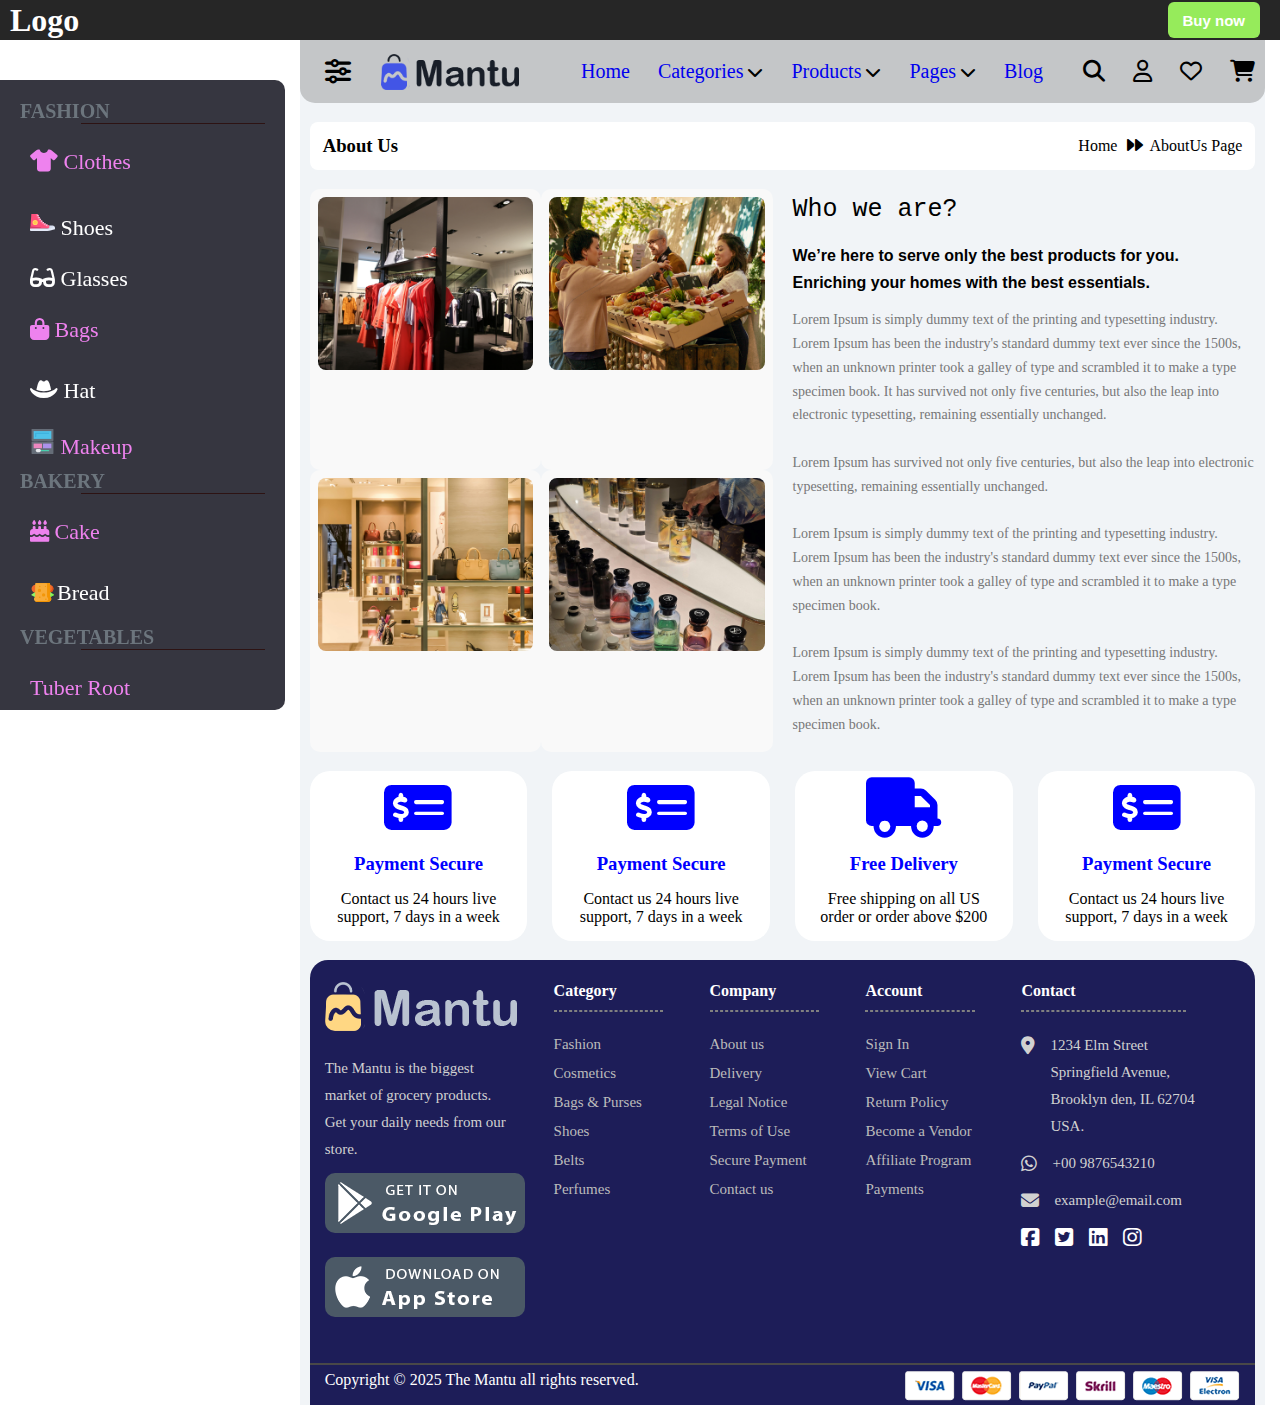
<file: Aboutus.html>
<!DOCTYPE html>
<html>
<head>
  <meta charset="UTF-8">
<meta name="viewport" content="width=device-width, initial-scale=1.0">
  <title>Contactus Page</title>
  <link rel="stylesheet" href="Aboutus.css">
  <link rel="stylesheet" href="https://cdnjs.cloudflare.com/ajax/libs/font-awesome/6.4.0/css/all.min.css">
</head>

<body>

  <div class="header">
    <h1>Logo</h1>
    <button type="button" class="buy">Buy now</button>
  </div>

  <div class="Home" id="Home-container">
    <div class="sidebar" id="sidebar">
      <div class="side-container">
       <div class="close-side">
        <i class="fa-solid fa-xmark" id="closeside" style="cursor:pointer;"></i>
        </div>
        <h4>FASHION</h4>
        <div class="line"></div>
        <details>
          <summary><i class="fa-solid fa-shirt"></i> Clothes</summary>
          <ul class="summary">
            <li><a href="">Shirts</a></li>
            <li><a href="">Tshirts</a></li>
            <li><a href="">Gowns</a></li>
            <li><a href="">Pants</a></li>
          </ul>
        </details>
        <li class="no-mark"><a href=""><img src="./Images/shoes.svg" style="width:25px;height:25px;" alt="shoes">
            Shoes</a></li>
        <li class="no-mark"><a href=""><i class="fa-solid fa-glasses"></i> Glasses</a></li>
        <details>
          <summary> <i class="fa-solid fa-bag-shopping"></i> Bags</summary>
          <ul class="summary">
            <li><a href="">Purse</a></li>
            <li><a href="">Bags</a></li>
            <li><a href="">Wallet</a></li>
          </ul>
        </details>
        <li class="no-mark"><a href=""><i class="fa-solid fa-hat-cowboy"></i> Hat</a></li>
        <details>
          <summary><img src="./Images/makeup.svg" style="width:25px;height:25px;" alt="shoes"> Makeup</summary>
          <ul class="summary">
            <li><a href="">Lipstick</a></li>
            <li><a href="">EyeLiner</a></li>
            <li><a href="">Nail Paint</a></li>
            <li><a href="">Makeup Kit</a></li>
          </ul>
        </details>

        <h4>BAKERY </h4>
        <div class="line"></div>
        <details>
          <summary><i class="fa-solid fa-cake-candles"></i> Cake</summary>
          <ul class="summary">
            <li><a href="">Cup Cake</a></li>
            <li><a href="">Pastry</a></li>
            <li><a href="">Cake</a></li>
          </ul>
        </details>
        <li class="no-mark"><img src="./Images/bread.svg" style="width:25px;height:25px;" alt="bread"><a
            href="">Bread</a></li>

        <h4>VEGETABLES </h4>
        <div class="line"></div>
        <details>
          <summary>Tuber Root</summary>
          <ul class="summary">
            <li><a href="">Sweet Potato</a></li>
            <li><a href="">Ginger</a></li>
            <li><a href="">Cassava</a></li>
          </ul>
        </details>
        <li class="no-mark">
          <img src="./Images/tomato.svg" style="width:25px;height:25px;" alt="tom">
          <a href="">Tomato</a>
        </li>
        <li class="no-mark">
          <img src="./Images/lemon.svg" style="width:25px;height:25px;" alt="lemons">
          <a href=""> Lemon</a>
        </li>

        <h4>VEGETABLES </h4>
        <div class="line"></div>
        <li class="no-mark"><a href="">Avocado</a></li>
        <li class="no-mark"><a href="">Strawberry</a></li>
        <li class="no-mark"><a href="">Cherry</a></li>
        <li class="no-mark"><a href="">Lychee</a></li>
      </div>
    </div>
    <div class="main-content" id="main-content">
      <div class="navbar">
        <div class="nav-left">
          <div class="sidebar-toggle" id="sidebarToggle">
            <i class="fa-solid fa-sliders" style="font-size:26px;padding:0px 15px; cursor:pointer"></i>
          </div>
          <img src="./Images/logo.png" alt="Logo" style="width:138px;height:36px">
          <div class="navtoggler" id="navToggler">
            <i class="fa-solid fa-bars"></i>
          </div>
        </div>

        <div class="navbar-menu">
          <ul class="nav-items" style="list-style:none;">
            <li class="close-btn">
              <i class="fa-solid fa-xmark" id="closeNav" style="cursor:pointer;"></i>
            </li>
            <li><a href="index.html">Home</a></li>

            <li class="dropdown" id="dropdown1">
              <div class="mob-chev">
              <a href="#">Categories</a>
              <i class="fa-solid fa-chevron-down"></i>
              </div>
              <div class="dropdown-content" >
                <div class="items">
                  <a href="#">Classic</a>
                  <hr />
                  <a href="#">Shop Right Sidebar</a>
                  <a href="#">Banner Right Sidebar</a>
                  <a href="#">Shop Full Width</a>
                </div>
                <div class="items">
                  <a href="#">List</a>
                  <hr />
                  <a href="#">Shop Right Sidebar</a>
                  <a href="#">Banner Right Sidebar</a>
                  <a href="#">Shop Full Width</a>
                </div>
              </div>
            </li>
            <li class="dropdown" id="dropdown2">
            <div class="mob-chev">
              <a href="#">Products</a>
              <i class="fa-solid fa-chevron-down"></i>
            </div>
              <div class="dropdown-contents" id="dropcontent1">
                <div class="item">
                  <a href="Product.html">Product Detail</a>
                  <a href="#">Product Accordion</a>
                  <a href="#">Product Full Width</a>
                  <a href="#">Accordion Full width</a>
                </div>
              </div>


            </li>
            <li class="dropdown" id="dropdown3">
                <div class="mob-chev">
              <a href="#">Pages</a>
              <i class="fa-solid fa-chevron-down"></i>
            </div>
              <div class="dropdown-contents" id="dropcontent2">
                <div class="item">
                  <div class="inner-drop">
                    <a href="#">Blog <span class="down-arrow"> v<span /> </a>
                    <div class="inner-dropcontent">
                      <a href="ProductDetail.html">Product Detail</a>
                      <a href="productaccordion.html">Product Accordion</a>
                      <a href="#">Product Full Width</a>
                      <a href="#">Accordion Full width</a>
                    </div>

                  </div>

                  <a href="Aboutus.html">About Us</a>
                  <a href="Contactus.html">Contact Us</a>
                  <a href="Cart.html">Cart</a>
                  <a href="Checkout.html">Checkout</a>
                  <a href="compare.html">Compare</a>
                  <a href="Faq.html">Faq</a>
                  <a href="login.html">Login</a>
                  <a href="Register.html">Register</a>
                </div>
            </li>
            <li><a href="home.html">Blog</a></li>
          </ul>
          <div class="nav-icons">
            <li><i class="fa-solid fa-magnifying-glass"></i></li>
            <li><i class="fa-regular fa-user"></i></li>
            <li><i class="fa-regular fa-heart"></i></li>
            <li><i class="fa-solid fa-cart-shopping"></i></li>
          </div>
        </div>
      </div>
<!-- Main Content -->


<!-- First Section Title -->
<div class="cart-first">
<div class="cart-title">
<h3>About Us</h3>
<div> <span> Home </span> <span><i class="fa-solid fa-forward icon-gap"></i>AboutUs Page</span></div>
</div>
</div>

<!-- About Us Section -->

<div class="About-us">
<div class="aboutus-section">
<div class="grids">
	<div class="box" id="box1">
	<img src="./Images/about-1.png" alt="">
	</div>
	<div class="box" id="box2">
	<img src="./Images/about-2.png" alt="">
	</div>
	<div class="box" id="box3">
	<img src="./Images/about-3.png" alt="">
	</div>
	<div class="box" id="box4">
	<img src="./Images/about-4.png" alt="">
	</div>
</div>
<div class="aboutus-content">
<h5>Who we are?</h5>
<h6>We’re here to serve only the best products for you. Enriching your homes with the best essentials.</h6>
<p>Lorem Ipsum is simply dummy text of the printing and typesetting industry. Lorem Ipsum has been the industry's standard dummy text ever since the 1500s, when an unknown printer took a galley of type and scrambled it to make a type specimen book. It has survived not only five centuries, but also the leap into electronic typesetting, remaining essentially unchanged.
<br></br>
Lorem Ipsum has survived not only five centuries, but also the leap into electronic typesetting, remaining essentially unchanged.
<br></br>
Lorem Ipsum is simply dummy text of the printing and typesetting industry. Lorem Ipsum has been the industry's standard dummy text ever since the 1500s, when an unknown printer took a galley of type and scrambled it to make a type specimen book.
<br></br>
Lorem Ipsum is simply dummy text of the printing and typesetting industry. Lorem Ipsum has been the industry's standard dummy text ever since the 1500s, when an unknown printer took a galley of type and scrambled it to make a type specimen book.

</p>
</div>

</div>
</div>

<!-- About-->

          <div class="support">
            <div class="sup">
              <div class="sup-icon">
                <i class="fa-solid fa-money-check-dollar"></i>
              </div>
              <div class="sup-content">
                <h3>Payment Secure</h3>
                <p>Contact us 24 hours live support, 7 days in a week</p>
              </div>
            </div>

            <div class="sup">
              <div class="sup-icon">
                <i class="fa-solid fa-money-check-dollar"></i>
              </div>
              <div class="sup-content">
                <h3>Payment Secure</h3>
                <p>Contact us 24 hours live support, 7 days in a week</p>
              </div>
            </div>

            <div class="sup">
              <div class="sup-icon">
                <i class="fa-solid fa-truck"></i>
              </div>
              <div class="sup-content">
                <h3>Free Delivery</h3>
                <p>Free shipping on all US order or order above $200</p>
              </div>
            </div>

            <div class="sup">
              <div class="sup-icon">
                <i class="fa-solid fa-money-check-dollar"></i>
              </div>
              <div class="sup-content">
                <h3>Payment Secure</h3>
                <p>Contact us 24 hours live support, 7 days in a week</p>
              </div>

            </div>

          </div>






<!-- Footer-section -->
      <div class="footer-section">
        <div class="footer">
          <div class="footer-top">
            <div class="grid-1">
              <img src="./Images/logo-dark.png" alt="logo">
              <p>The Mantu is the biggest market of grocery products. Get your daily needs from our store.</p>
              <img src="./Images/android.png" alt="android">
              <img src="./Images/apple.png" alt="apple">
            </div>
            <div class="grid-2">
              <h4>Category</h4>
              <div class="underline"></div>
              <ul>
                <li>Fashion</li>
                <li>Cosmetics</li>
                <li>Bags & Purses</li>
                <li>Shoes</li>
                <li>Belts</li>
                <li>Perfumes</li>
              </ul>
            </div>
            <div class="grid-3">
              <h4>Company</h4>
              <div class="underline"></div>
              <ul>
                <li>About us</li>
                <li>Delivery</li>
                <li>Legal Notice</li>
                <li>Terms of Use</li>
                <li>Secure Payment</li>
                <li>Contact us</li>
              </ul>
            </div>
            <div class="grid-4">

              <h4>Account</h4>
              <div class="underline"></div>
              <ul>
                <li>Sign In</li>
                <li>View Cart</li>
                <li>Return Policy</li>
                <li>Become a Vendor</li>
                <li>Affiliate Program</li>
                <li>Payments</li>
              </ul>
            </div>
            <div class="grid-5">
              <h4>Contact</h4>
              <div class="underline"></div>
              <div class="adress">
                <p><i class="fa-solid fa-location-dot ad-icon"></i>1234 Elm Street Springfield Avenue, Brooklyn den, IL
                  62704 USA.</p>
                <p><i class="fa-brands fa-whatsapp ad-icon"></i> +00 9876543210</p>
                <p><i class="fa-solid fa-envelope ad-icon"></i> example@email.com</p>
                <div class="social-icons">
                  <span><i class="fa-brands fa-square-facebook"></i></span>
                  <span><i class="fa-brands fa-square-twitter"></i></span>
                  <span><i class="fa-brands fa-linkedin"></i></span>
                  <span><i class="fa-brands fa-instagram"></i></span>
                </div>
              </div>

            </div>

          </div>
          <div class="footer-bottom">
            <div class="topline"></div>
            <div class="bottom">
              <p>Copyright © 2025 The Mantu all rights reserved.</p>
              <div>
                <img src="./Images/payment.png">
              </div>
            </div>
          </div>
        </div>
      </div>


    </div>
  </div>

<script src="script.js"></script>
</body>
</html>
</file>
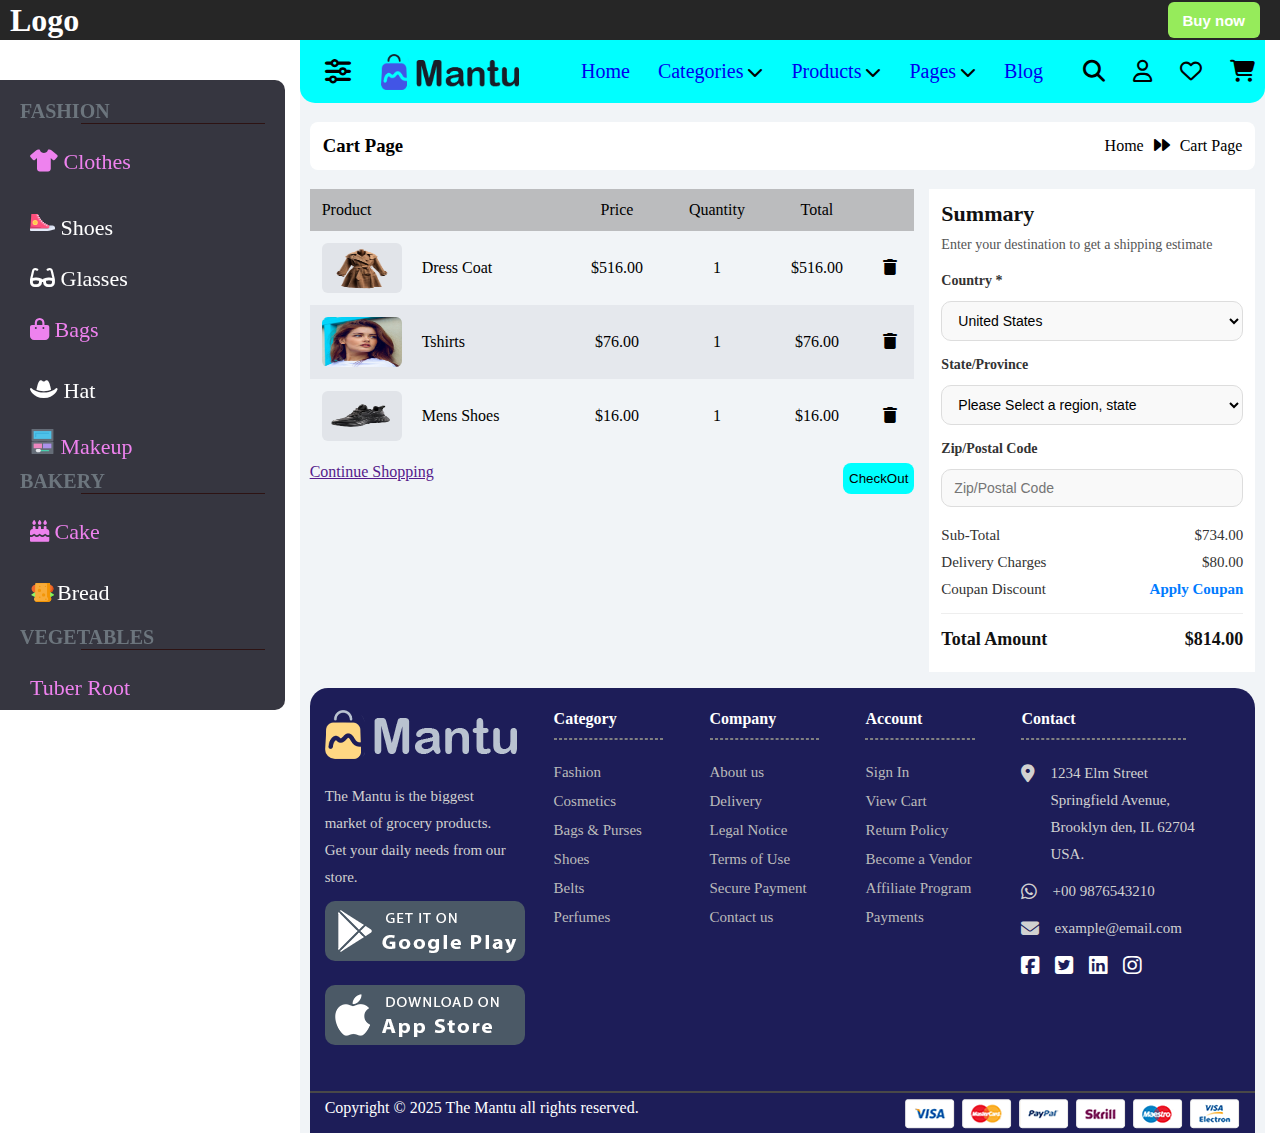
<file: Cart.html>
<!DOCTYPE html>
<html>
<head>
  <meta charset="UTF-8">
<meta name="viewport" content="width=device-width, initial-scale=1.0">
  <title>Cart Page</title>
  <link rel="stylesheet" href="Cart.css">
  <link rel="stylesheet" href="https://cdnjs.cloudflare.com/ajax/libs/font-awesome/6.4.0/css/all.min.css">
</head>

<body>

  <div class="header">
    <h1>Logo</h1>
    <button type="button" class="buy">Buy now</button>
  </div>

  <div class="Home" id="Home-container">
    <div class="sidebar" id="sidebar">
      <div class="side-container">
       <div class="close-side">
        <i class="fa-solid fa-xmark" id="closeside" style="cursor:pointer;"></i>
        </div>
        <h4>FASHION</h4>
        <div class="line"></div>
        <details>
          <summary><i class="fa-solid fa-shirt"></i> Clothes</summary>
          <ul class="summary">
            <li><a href="">Shirts</a></li>
            <li><a href="">Tshirts</a></li>
            <li><a href="">Gowns</a></li>
            <li><a href="">Pants</a></li>
          </ul>
        </details>
        <li class="no-mark"><a href=""><img src="./Images/shoes.svg" style="width:25px;height:25px;" alt="shoes">
            Shoes</a></li>
        <li class="no-mark"><a href=""><i class="fa-solid fa-glasses"></i> Glasses</a></li>
        <details>
          <summary> <i class="fa-solid fa-bag-shopping"></i> Bags</summary>
          <ul class="summary">
            <li><a href="">Purse</a></li>
            <li><a href="">Bags</a></li>
            <li><a href="">Wallet</a></li>
          </ul>
        </details>
        <li class="no-mark"><a href=""><i class="fa-solid fa-hat-cowboy"></i> Hat</a></li>
        <details>
          <summary><img src="./Images/makeup.svg" style="width:25px;height:25px;" alt="shoes"> Makeup</summary>
          <ul class="summary">
            <li><a href="">Lipstick</a></li>
            <li><a href="">EyeLiner</a></li>
            <li><a href="">Nail Paint</a></li>
            <li><a href="">Makeup Kit</a></li>
          </ul>
        </details>

        <h4>BAKERY </h4>
        <div class="line"></div>
        <details>
          <summary><i class="fa-solid fa-cake-candles"></i> Cake</summary>
          <ul class="summary">
            <li><a href="">Cup Cake</a></li>
            <li><a href="">Pastry</a></li>
            <li><a href="">Cake</a></li>
          </ul>
        </details>
        <li class="no-mark"><img src="./Images/bread.svg" style="width:25px;height:25px;" alt="bread"><a
            href="">Bread</a></li>

        <h4>VEGETABLES </h4>
        <div class="line"></div>
        <details>
          <summary>Tuber Root</summary>
          <ul class="summary">
            <li><a href="">Sweet Potato</a></li>
            <li><a href="">Ginger</a></li>
            <li><a href="">Cassava</a></li>
          </ul>
        </details>
        <li class="no-mark">
          <img src="./Images/tomato.svg" style="width:25px;height:25px;" alt="tom">
          <a href="">Tomato</a>
        </li>
        <li class="no-mark">
          <img src="./Images/lemon.svg" style="width:25px;height:25px;" alt="lemons">
          <a href=""> Lemon</a>
        </li>

        <h4>VEGETABLES </h4>
        <div class="line"></div>
        <li class="no-mark"><a href="">Avocado</a></li>
        <li class="no-mark"><a href="">Strawberry</a></li>
        <li class="no-mark"><a href="">Cherry</a></li>
        <li class="no-mark"><a href="">Lychee</a></li>
      </div>
    </div>
    <div class="main-content" id="main-content">
      <div class="navbar">
        <div class="nav-left">
          <div class="sidebar-toggle" id="sidebarToggle">
            <i class="fa-solid fa-sliders" style="font-size:26px;padding:0px 15px; cursor:pointer"></i>
          </div>
          <img src="./Images/logo.png" alt="Logo" style="width:138px;height:36px">
          <div class="navtoggler" id="navToggler">
            <i class="fa-solid fa-bars"></i>
          </div>
        </div>

        <div class="navbar-menu">
          <ul class="nav-items" style="list-style:none;">
            <li class="close-btn">
              <i class="fa-solid fa-xmark" id="closeNav" style="cursor:pointer;"></i>
            </li>
            <li><a href="index.html">Home</a></li>

            <li class="dropdown" id="dropdown1">
              <div class="mob-chev">
              <a href="#">Categories</a>
              <i class="fa-solid fa-chevron-down"></i>
              </div>
              <div class="dropdown-content" >
                <div class="items">
                  <a href="#">Classic</a>
                  <hr />
                  <a href="#">Shop Right Sidebar</a>
                  <a href="#">Banner Right Sidebar</a>
                  <a href="#">Shop Full Width</a>
                </div>
                <div class="items">
                  <a href="#">List</a>
                  <hr />
                  <a href="#">Shop Right Sidebar</a>
                  <a href="#">Banner Right Sidebar</a>
                  <a href="#">Shop Full Width</a>
                </div>
              </div>
            </li>
            <li class="dropdown" id="dropdown2">
            <div class="mob-chev">
              <a href="#">Products</a>
              <i class="fa-solid fa-chevron-down"></i>
            </div>
              <div class="dropdown-contents" id="dropcontent1">
                <div class="item">
                  <a href="Product.html">Product Detail</a>
                  <a href="#">Product Accordion</a>
                  <a href="#">Product Full Width</a>
                  <a href="#">Accordion Full width</a>
                </div>
              </div>

            </li>
            <li class="dropdown" id="dropdown3">
                <div class="mob-chev">
              <a href="#">Pages</a>
              <i class="fa-solid fa-chevron-down"></i>
            </div>
              <div class="dropdown-contents" id="dropcontent2">
                <div class="item">
                  <div class="inner-drop">
                    <a href="#">Blog <span class="down-arrow"> v<span /> </a>
                    <div class="inner-dropcontent">
                      <a href="ProductDetail.html">Product Detail</a>
                      <a href="productaccordion.html">Product Accordion</a>
                      <a href="#">Product Full Width</a>
                      <a href="#">Accordion Full width</a>
                    </div>

                  </div>

                  <a href="Aboutus.html">About Us</a>
                  <a href="Contactus.html">Contact Us</a>
                  <a href="Cart.html">Cart</a>
                  <a href="Checkout.html">Checkout</a>
                  <a href="compare.html">Compare</a>
                  <a href="Faq.html">Faq</a>
                  <a href="login.html">Login</a>
                  <a href="Register.html">Register</a>
                </div>
            </li>
            <li><a href="index.html">Blog</a></li>
          </ul>
          <div class="nav-icons">
            <li><i class="fa-solid fa-magnifying-glass"></i></li>
            <li><i class="fa-regular fa-user"></i></li>
            <li><i class="fa-regular fa-heart"></i></li>
            <li><i class="fa-solid fa-cart-shopping"></i></li>
          </div>
        </div>
      </div>
<!-- Main Content -->


<!-- First Section Title -->
<div class="cart-first">
<div class="cart-title">
<h3>Cart Page</h3>
<div> <span> Home </span> <span><i class="fa-solid fa-forward icon-gap"></i>  Cart Page</span></div>
</div>
</div>

<!-- Cart Table -->
<div class="cartpage">
  <!--Table Section -->
  <div class="table-section">
    <table>
      <thead>
        <tr>
          <td> Product </td>
          <td> Price </td>
          <td> Quantity </td>
          <td> Total </td>
          <td></td>
        </tr>
      </thead>
      <tbody>
        <tr>
          <td><img src="./Images/4.jpg" class="table-img" alt="Shoes"><span> Dress Coat </span></td>
          <td> $516.00</td>
          <td> 1 </td>
          <td>$516.00</td>
          <td><i class="fa-solid fa-trash"></i></td>
        </tr>
        <tr>
          <td><img src="./Images/1.jpg" class="table-img" alt="Shoes"><span> Tshirts </span></td>
          <td> $76.00</td>
          <td> 1 </td>
          <td>$76.00</td>
          <td><i class="fa-solid fa-trash"></i></td>
        </tr>
        <tr>
          <td><img src="./Images/5.jpg" class="table-img" alt="Shoes"><span> Mens Shoes </span></td>
          <td> $16.00</td>
          <td> 1 </td>
          <td>$16.00</td>
          <td><i class="fa-solid fa-trash"></i></td>
        </tr>
      </tbody>
    </table>

    <!-- BELOW TABLE -->
    <div class="table-bottom">
      <li><a href="">Continue Shopping</a></li>
      <button>CheckOut</button>
    </div>
  </div>

  <!-- Summary -->
<div class="cart-summary">
  <h2>Summary</h2>
  <p>Enter your destination to get a shipping estimate</p>

  <div class="form">
    <label for="country">Country *</label>
    <select id="country">
      <option value="US">United States</option>
      <option value="India">India</option>
    </select>
  </div>

  <div class="form">
    <label for="state">State/Province</label>
    <select id="state">
      <option>Please Select a region, state</option>
      <option>Region/state1</option>
      <option>Region/state2</option>
    </select>
  </div>

  <div class="form">
    <label for="zip">Zip/Postal Code</label>
    <input type="text" id="zip" placeholder="Zip/Postal Code" />
  </div>

  <div class="price-details">
    <div class="price-row">
      <span>Sub-Total</span>
      <span>$734.00</span>
    </div>
    <div class="price-row">
      <span>Delivery Charges</span>
      <span>$80.00</span>
    </div>
    <div class="price-row">
      <span>Coupan Discount</span>
      <a href="#">Apply Coupan</a>
    </div>
    <hr />
    <div class="price-row total">
      <strong>Total Amount</strong>
      <strong>$814.00</strong>
    </div>
  </div>
</div>

</div>






<!-- Footer-section -->
      <div class="footer-section">
        <div class="footer">
          <div class="footer-top">
            <div class="grid-1">
              <img src="./Images/logo-dark.png" alt="logo">
              <p>The Mantu is the biggest market of grocery products. Get your daily needs from our store.</p>
              <img src="./Images/android.png" alt="android">
              <img src="./Images/apple.png" alt="apple">
            </div>
            <div class="grid-2">
              <h4>Category</h4>
              <div class="underline"></div>
              <ul>
                <li>Fashion</li>
                <li>Cosmetics</li>
                <li>Bags & Purses</li>
                <li>Shoes</li>
                <li>Belts</li>
                <li>Perfumes</li>
              </ul>
            </div>
            <div class="grid-3">
              <h4>Company</h4>
              <div class="underline"></div>
              <ul>
                <li>About us</li>
                <li>Delivery</li>
                <li>Legal Notice</li>
                <li>Terms of Use</li>
                <li>Secure Payment</li>
                <li>Contact us</li>
              </ul>
            </div>
            <div class="grid-4">

              <h4>Account</h4>
              <div class="underline"></div>
              <ul>
                <li>Sign In</li>
                <li>View Cart</li>
                <li>Return Policy</li>
                <li>Become a Vendor</li>
                <li>Affiliate Program</li>
                <li>Payments</li>
              </ul>
            </div>
            <div class="grid-5">
              <h4>Contact</h4>
              <div class="underline"></div>
              <div class="adress">
                <p><i class="fa-solid fa-location-dot ad-icon"></i>1234 Elm Street Springfield Avenue, Brooklyn den, IL
                  62704 USA.</p>
                <p><i class="fa-brands fa-whatsapp ad-icon"></i> +00 9876543210</p>
                <p><i class="fa-solid fa-envelope ad-icon"></i> example@email.com</p>
                <div class="social-icons">
                  <span><i class="fa-brands fa-square-facebook"></i></span>
                  <span><i class="fa-brands fa-square-twitter"></i></span>
                  <span><i class="fa-brands fa-linkedin"></i></span>
                  <span><i class="fa-brands fa-instagram"></i></span>
                </div>
              </div>

            </div>

          </div>
          <div class="footer-bottom">
            <div class="topline"></div>
            <div class="bottom">
              <p>Copyright © 2025 The Mantu all rights reserved.</p>
              <div>
                <img src="./Images/payment.png">
              </div>
            </div>
          </div>
        </div>
      </div>


    </div>
  </div>

<script src="script.js"></script>
</body>
</html>
</file>
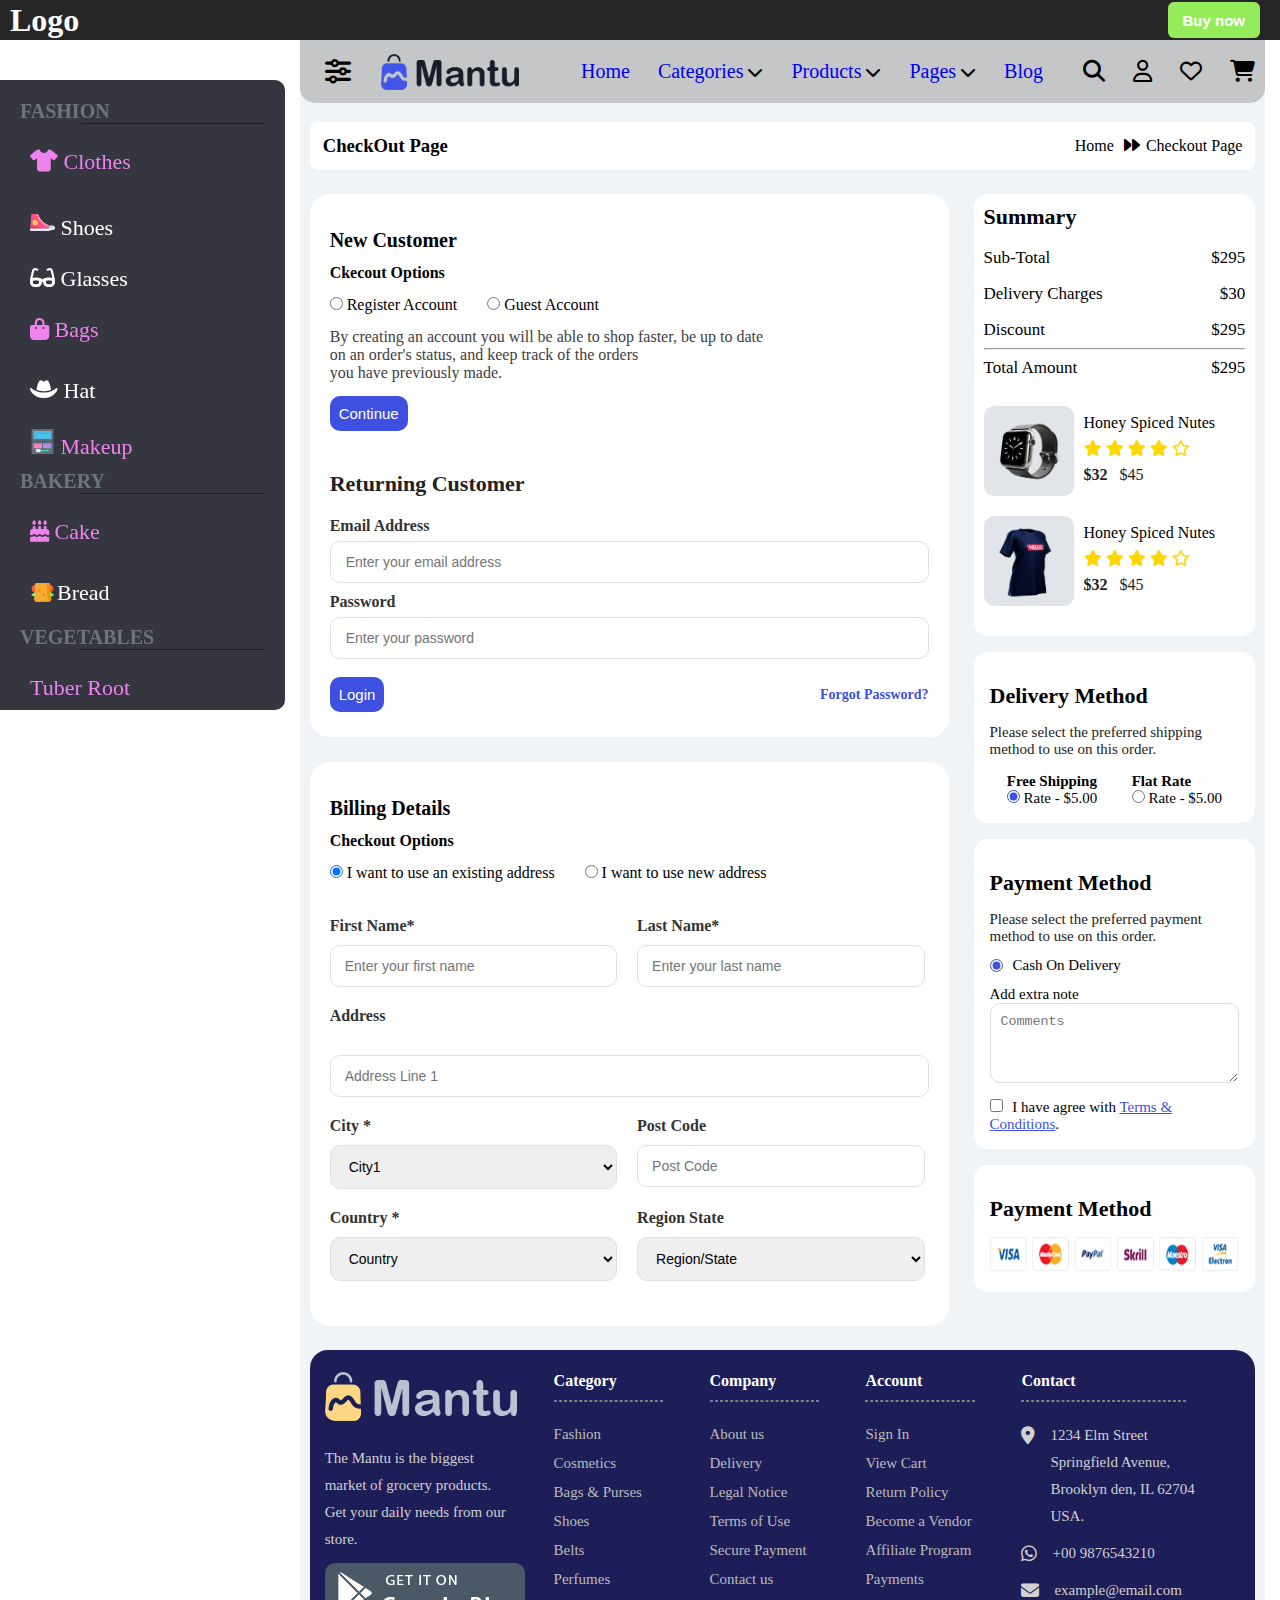
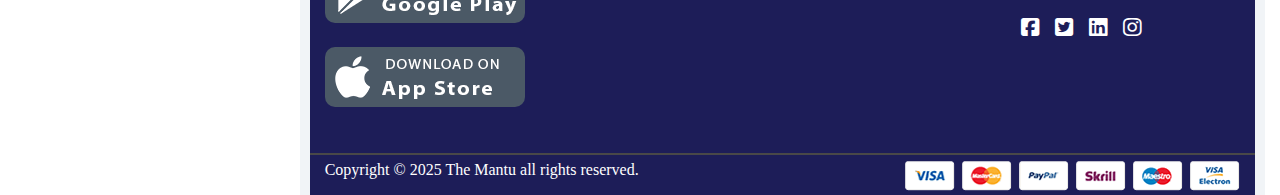
<file: Checkout.html>
<!DOCTYPE html>
<html>

<head>
    <meta charset="UTF-8">
    <meta name="viewport" content="width=device-width, initial-scale=1.0">
    <title>Faq Page</title>
    <link rel="stylesheet" href="Checkout.css">
    <link rel="stylesheet" href="https://cdnjs.cloudflare.com/ajax/libs/font-awesome/6.4.0/css/all.min.css">
</head>

<body>

    <div class="header">
        <h1>Logo</h1>
        <button type="button" class="buy">Buy now</button>
    </div>

    <div class="Home" id="Home-container">
        <div class="sidebar" id="sidebar">
            <div class="side-container">
                <div class="close-side">
                    <i class="fa-solid fa-xmark" id="closeside" style="cursor:pointer;"></i>
                </div>
                <h4>FASHION</h4>
                <div class="line"></div>
                <details>
                    <summary><i class="fa-solid fa-shirt"></i> Clothes</summary>
                    <ul class="summary">
                        <li><a href="">Shirts</a></li>
                        <li><a href="">Tshirts</a></li>
                        <li><a href="">Gowns</a></li>
                        <li><a href="">Pants</a></li>
                    </ul>
                </details>
                <li class="no-mark"><a href=""><img src="./Images/shoes.svg" style="width:25px;height:25px;"
                            alt="shoes">
                        Shoes</a></li>
                <li class="no-mark"><a href=""><i class="fa-solid fa-glasses"></i> Glasses</a></li>
                <details>
                    <summary> <i class="fa-solid fa-bag-shopping"></i> Bags</summary>
                    <ul class="summary">
                        <li><a href="">Purse</a></li>
                        <li><a href="">Bags</a></li>
                        <li><a href="">Wallet</a></li>
                    </ul>
                </details>
                <li class="no-mark"><a href=""><i class="fa-solid fa-hat-cowboy"></i> Hat</a></li>
                <details>
                    <summary><img src="./Images/makeup.svg" style="width:25px;height:25px;" alt="shoes"> Makeup
                    </summary>
                    <ul class="summary">
                        <li><a href="">Lipstick</a></li>
                        <li><a href="">EyeLiner</a></li>
                        <li><a href="">Nail Paint</a></li>
                        <li><a href="">Makeup Kit</a></li>
                    </ul>
                </details>

                <h4>BAKERY </h4>
                <div class="line"></div>
                <details>
                    <summary><i class="fa-solid fa-cake-candles"></i> Cake</summary>
                    <ul class="summary">
                        <li><a href="">Cup Cake</a></li>
                        <li><a href="">Pastry</a></li>
                        <li><a href="">Cake</a></li>
                    </ul>
                </details>
                <li class="no-mark"><img src="./Images/bread.svg" style="width:25px;height:25px;" alt="bread"><a
                        href="">Bread</a></li>

                <h4>VEGETABLES </h4>
                <div class="line"></div>
                <details>
                    <summary>Tuber Root</summary>
                    <ul class="summary">
                        <li><a href="">Sweet Potato</a></li>
                        <li><a href="">Ginger</a></li>
                        <li><a href="">Cassava</a></li>
                    </ul>
                </details>
                <li class="no-mark">
                    <img src="./Images/tomato.svg" style="width:25px;height:25px;" alt="tom">
                    <a href="">Tomato</a>
                </li>
                <li class="no-mark">
                    <img src="./Images/lemon.svg" style="width:25px;height:25px;" alt="lemons">
                    <a href=""> Lemon</a>
                </li>

                <h4>VEGETABLES </h4>
                <div class="line"></div>
                <li class="no-mark"><a href="">Avocado</a></li>
                <li class="no-mark"><a href="">Strawberry</a></li>
                <li class="no-mark"><a href="">Cherry</a></li>
                <li class="no-mark"><a href="">Lychee</a></li>
            </div>
        </div>
        <div class="main-content" id="main-content">
            <div class="navbar">
                <div class="nav-left">
                    <div class="sidebar-toggle" id="sidebarToggle">
                        <i class="fa-solid fa-sliders" style="font-size:26px;padding:0px 15px; cursor:pointer"></i>
                    </div>
                    <img src="./Images/logo.png" alt="Logo" style="width:138px;height:36px">
                    <div class="navtoggler" id="navToggler">
                        <i class="fa-solid fa-bars"></i>
                    </div>
                </div>

                <div class="navbar-menu">
                    <ul class="nav-items" style="list-style:none;">
                        <li class="close-btn">
                            <i class="fa-solid fa-xmark" id="closeNav" style="cursor:pointer;"></i>
                        </li>
                        <li><a href="home.html">Home</a></li>

                        <li class="dropdown" id="dropdown1">
                            <div class="mob-chev">
                                <a href="#">Categories</a>
                                <i class="fa-solid fa-chevron-down"></i>
                            </div>
                            <div class="dropdown-content">
                                <div class="items">
                                    <a href="#">Classic</a>
                                    <hr />
                                    <a href="#">Shop Right Sidebar</a>
                                    <a href="#">Banner Right Sidebar</a>
                                    <a href="#">Shop Full Width</a>
                                </div>
                                <div class="items">
                                    <a href="#">List</a>
                                    <hr />
                                    <a href="#">Shop Right Sidebar</a>
                                    <a href="#">Banner Right Sidebar</a>
                                    <a href="#">Shop Full Width</a>
                                </div>
                            </div>
                        </li>
                        <li class="dropdown" id="dropdown2">
                            <div class="mob-chev">
                                <a href="#">Products</a>
                                <i class="fa-solid fa-chevron-down"></i>
                            </div>
                            <div class="dropdown-contents" id="dropcontent1">
                                <div class="item">
                                    <a href="Product.html">Product Detail</a>
                                    <a href="#">Product Accordion</a>
                                    <a href="#">Product Full Width</a>
                                    <a href="#">Accordion Full width</a>
                                </div>
                            </div>

                        </li>
                        <li class="dropdown" id="dropdown3">
                            <div class="mob-chev">
                                <a href="#">Pages</a>
                                <i class="fa-solid fa-chevron-down"></i>
                            </div>
                            <div class="dropdown-contents" id="dropcontent2">
                                <div class="item">
                                    <div class="inner-drop">
                                        <a href="#">Blog <span class="down-arrow"> v<span /> </a>
                                        <div class="inner-dropcontent">
                                            <a href="ProductDetail.html">Product Detail</a>
                                            <a href="productaccordion.html">Product Accordion</a>
                                            <a href="#">Product Full Width</a>
                                            <a href="#">Accordion Full width</a>
                                        </div>

                                    </div>

                                    <a href="Aboutus.html">About Us</a>
                                    <a href="Contactus.html">Contact Us</a>
                                    <a href="Cart.html">Cart</a>
                                    <a href="Checkout.html">Checkout</a>
                                    <a href="compare.html">Compare</a>
                                    <a href="Faq.html">Faq</a>
                                    <a href="login.html">Login</a>
                                    <a href="Register.html">Register</a>
                                </div>
                        </li>
                        <li><a href="home.html">Blog</a></li>
                    </ul>
                    <div class="nav-icons">
                        <li><i class="fa-solid fa-magnifying-glass"></i></li>
                        <li><i class="fa-regular fa-user"></i></li>
                        <li><i class="fa-regular fa-heart"></i></li>
                        <li><i class="fa-solid fa-cart-shopping"></i></li>
                    </div>
                </div>
            </div>



            <!-- Main Content -->
            <!-- First Section Title -->
            <div class="cart-first">
                <div class="cart-title">
                    <h3>CheckOut Page</h3>
                    <div> <span> Home </span> <span><i class="fa-solid fa-forward icon-gap"></i>Checkout Page</span>
                    </div>
                </div>
            </div>

            <!--Checkout -section -->
            <div class="checkout">
                <div class="section-1">
                    <div class="checkout-section">
                        <h4>New Customer</h4>
                        <h5>Ckecout Options</h5>
                        <div class="type-options">
                            <div>
                                <input type="radio" id="register" name="type">
                                <label for="register">Register Account</label>
                            </div>
                            <div>
                                <input type="radio" id="guest" name="type">
                                <label for="guest">Guest Account</label>
                            </div>
                        </div>
                        <p style="color:rgb(66, 64, 64); margin:14px 0px">By creating an account you will be able to
                            shop
                            faster, be up to date <br>
                            on an order's status, and keep track of the orders <br>
                            you have previously made.</p>
                        <button>Continue</button>
                        <div class="login-section">
                            <h2>Returning Customer</h2>

                            <label for="email">Email Address</label>
                            <input type="email" id="email" placeholder="Enter your email address">

                            <label for="password">Password</label>
                            <input type="password" id="password" placeholder="Enter your password">

                            <div class="login-actions">
                                <button class="login-btn">Login</button>
                                <a href="#" class="forgot-link">Forgot Password?</a>
                            </div>
                        </div>




                    </div>
                    <div class="billing-section">
                        <h4>Billing Details</h4>
                        <h5>Checkout Options</h5>
                        <div class="type-options">
                            <div>
                                <input type="radio" id="register" name="billing" checked>
                                <label for="register">I want to use an existing address</label>
                            </div>
                            <div>
                                <input type="radio" id="guest" name="billing">
                                <label for="guest">I want to use new address</label>
                            </div>
                        </div>
                        <div class="billing-form">

                            <div class="row">
                                <div class="col">
                                    <label for="fname">First Name*</label>
                                    <input type="text" id="fname" placeholder="Enter your first name">
                                </div>
                                <div class="col">
                                    <label for="lname">Last Name*</label>
                                    <input type="text" id="lname" placeholder="Enter your last name">
                                </div>
                            </div>

                            <div class="row">
                                <label for="address">Address</label>
                                <input type="text" id="address" placeholder="Address Line 1">
                            </div>

                            <div class="row">
                                <div class="col">
                                    <label for="city">City *</label>
                                    <select id="city">
                                        <option>City1</option>
                                        <option>City2</option>
                                        <option>City2</option>
                                    </select>
                                </div>
                                <div class="col">
                                    <label for="pin">Post Code</label>
                                    <input type="text" id="pin" placeholder="Post Code">
                                </div>
                            </div>

                            <div class="row">
                                <div class="col">
                                    <label for="country">Country *</label>
                                    <select id="country">
                                        <option>Country</option>
                                        <option>India</option>
                                        <option>Country</option>
                                    </select>
                                </div>
                                <div class="col">
                                    <label for="region">Region State</label>
                                    <select id="region">
                                        <option>Region/State</option>
                                        <option>Telangana</option>
                                    </select>
                                </div>
                            </div>
                        </div>

                    </div>


                </div>
                <div class="check-summary">
                    <div class="summary-method">
                        <h4>Summary</h4>
                        <div class="checkout-summary">
                            <div><span>Sub-Total</span><span>$295</span></div>
                            <div><span>Delivery Charges</span><span>$30</span></div>
                            <div><span>Discount</span><span>$295</span></div>
                            <hr>
                            <div><span>Total Amount</span><span>$295</span></div>
                        </div>
                        <div class="check-item">
                            <img src="./Images/11.jpg" alt="">
                            <div class="check-item-desc">
                                <div class="name">Honey Spiced Nutes</div>
                                <div class="reviews">
                                    <span><i class="fa-solid fa-star"></i></span>
                                    <span><i class="fa-solid fa-star"></i></span>
                                    <span><i class="fa-solid fa-star"></i></span>
                                    <span><i class="fa-solid fa-star"></i></span>
                                    <span><i class="fa-regular fa-star"></i></span>
                                </div>
                                <div class="check-prices">
                                    <p><strong>$32</strong></p>
                                    <p class="old">$45</p>
                                </div>
                            </div>
                        </div>
                        <div class="check-item">
                            <img src="./Images/29.jpg" alt="">
                            <div class="check-item-desc">
                                <div class="name">Honey Spiced Nutes</div>
                                <div class="reviews">
                                    <span><i class="fa-solid fa-star"></i></span>
                                    <span><i class="fa-solid fa-star"></i></span>
                                    <span><i class="fa-solid fa-star"></i></span>
                                    <span><i class="fa-solid fa-star"></i></span>
                                    <span><i class="fa-regular fa-star"></i></span>
                                </div>
                                <div class="check-prices">
                                    <p><strong>$32</strong></p>
                                    <p class="old">$45</p>
                                </div>
                            </div>
                        </div>
                    </div>

                    <div class="delivery-mmethod box">
                        <h4>Delivery Method</h4>
                        <p>Please select the preferred shipping method to use on this order.</p>
                        <div class="delivery-options">
                            <div>
                                <div><strong>Free Shipping</strong></div>
                                <input type="radio" name="shipping" checked>
                                <label>Rate - $5.00</label>
                            </div>
                            <div>
                                <div><strong>Flat Rate</strong></div>
                                <input type="radio" name="shipping">
                                <label>Rate - $5.00</label>
                            </div>
                        </div>
                    </div>

                    <div class="payment-method box">
                        <h4>Payment Method</h4>
                        <p>Please select the preferred payment method to use on this order.</p>
                        <label class="radio-inline">
                            <input type="radio" name="pay" checked>
                            Cash On Delivery
                        </label>
                        <div class="note-box">
                            <label for="note">Add extra note</label>
                            <textarea id="note" placeholder="Comments"></textarea>
                        </div>
                        <div class="terms">
                            <input type="checkbox" id="terms">
                            <label for="terms">I have agree with <a href="#">Terms & Conditions</a>.</label>
                        </div>
                    </div>

                    <div class="card-method box">
                        <h4>Payment Method</h4>
                        <img src="./Images/payment.png" alt="">
                    </div>


                </div>
            </div>




            <!-- Footer-section -->
            <div class="footer-section">
                <div class="footer">
                    <div class="footer-top">
                        <div class="grid-1">
                            <img src="./Images/logo-dark.png" alt="logo">
                            <p>The Mantu is the biggest market of grocery products. Get your daily needs from our store.
                            </p>
                            <img src="./Images/android.png" alt="android">
                            <img src="./Images/apple.png" alt="apple">
                        </div>
                        <div class="grid-2">
                            <h4>Category</h4>
                            <div class="underline"></div>
                            <ul>
                                <li>Fashion</li>
                                <li>Cosmetics</li>
                                <li>Bags & Purses</li>
                                <li>Shoes</li>
                                <li>Belts</li>
                                <li>Perfumes</li>
                            </ul>
                        </div>
                        <div class="grid-3">
                            <h4>Company</h4>
                            <div class="underline"></div>
                            <ul>
                                <li>About us</li>
                                <li>Delivery</li>
                                <li>Legal Notice</li>
                                <li>Terms of Use</li>
                                <li>Secure Payment</li>
                                <li>Contact us</li>
                            </ul>
                        </div>
                        <div class="grid-4">

                            <h4>Account</h4>
                            <div class="underline"></div>
                            <ul>
                                <li>Sign In</li>
                                <li>View Cart</li>
                                <li>Return Policy</li>
                                <li>Become a Vendor</li>
                                <li>Affiliate Program</li>
                                <li>Payments</li>
                            </ul>
                        </div>
                        <div class="grid-5">
                            <h4>Contact</h4>
                            <div class="underline"></div>
                            <div class="adress">
                                <p><i class="fa-solid fa-location-dot ad-icon"></i>1234 Elm Street Springfield Avenue,
                                    Brooklyn den, IL
                                    62704 USA.</p>
                                <p><i class="fa-brands fa-whatsapp ad-icon"></i> +00 9876543210</p>
                                <p><i class="fa-solid fa-envelope ad-icon"></i> example@email.com</p>
                                <div class="social-icons">
                                    <span><i class="fa-brands fa-square-facebook"></i></span>
                                    <span><i class="fa-brands fa-square-twitter"></i></span>
                                    <span><i class="fa-brands fa-linkedin"></i></span>
                                    <span><i class="fa-brands fa-instagram"></i></span>
                                </div>
                            </div>

                        </div>

                    </div>
                    <div class="footer-bottom">
                        <div class="topline"></div>
                        <div class="bottom">
                            <p>Copyright © 2025 The Mantu all rights reserved.</p>
                            <div>
                                <img src="./Images/payment.png">
                            </div>
                        </div>
                    </div>
                </div>
            </div>

        </div>




    </div>
    </div>
</body>

</html>
</file>
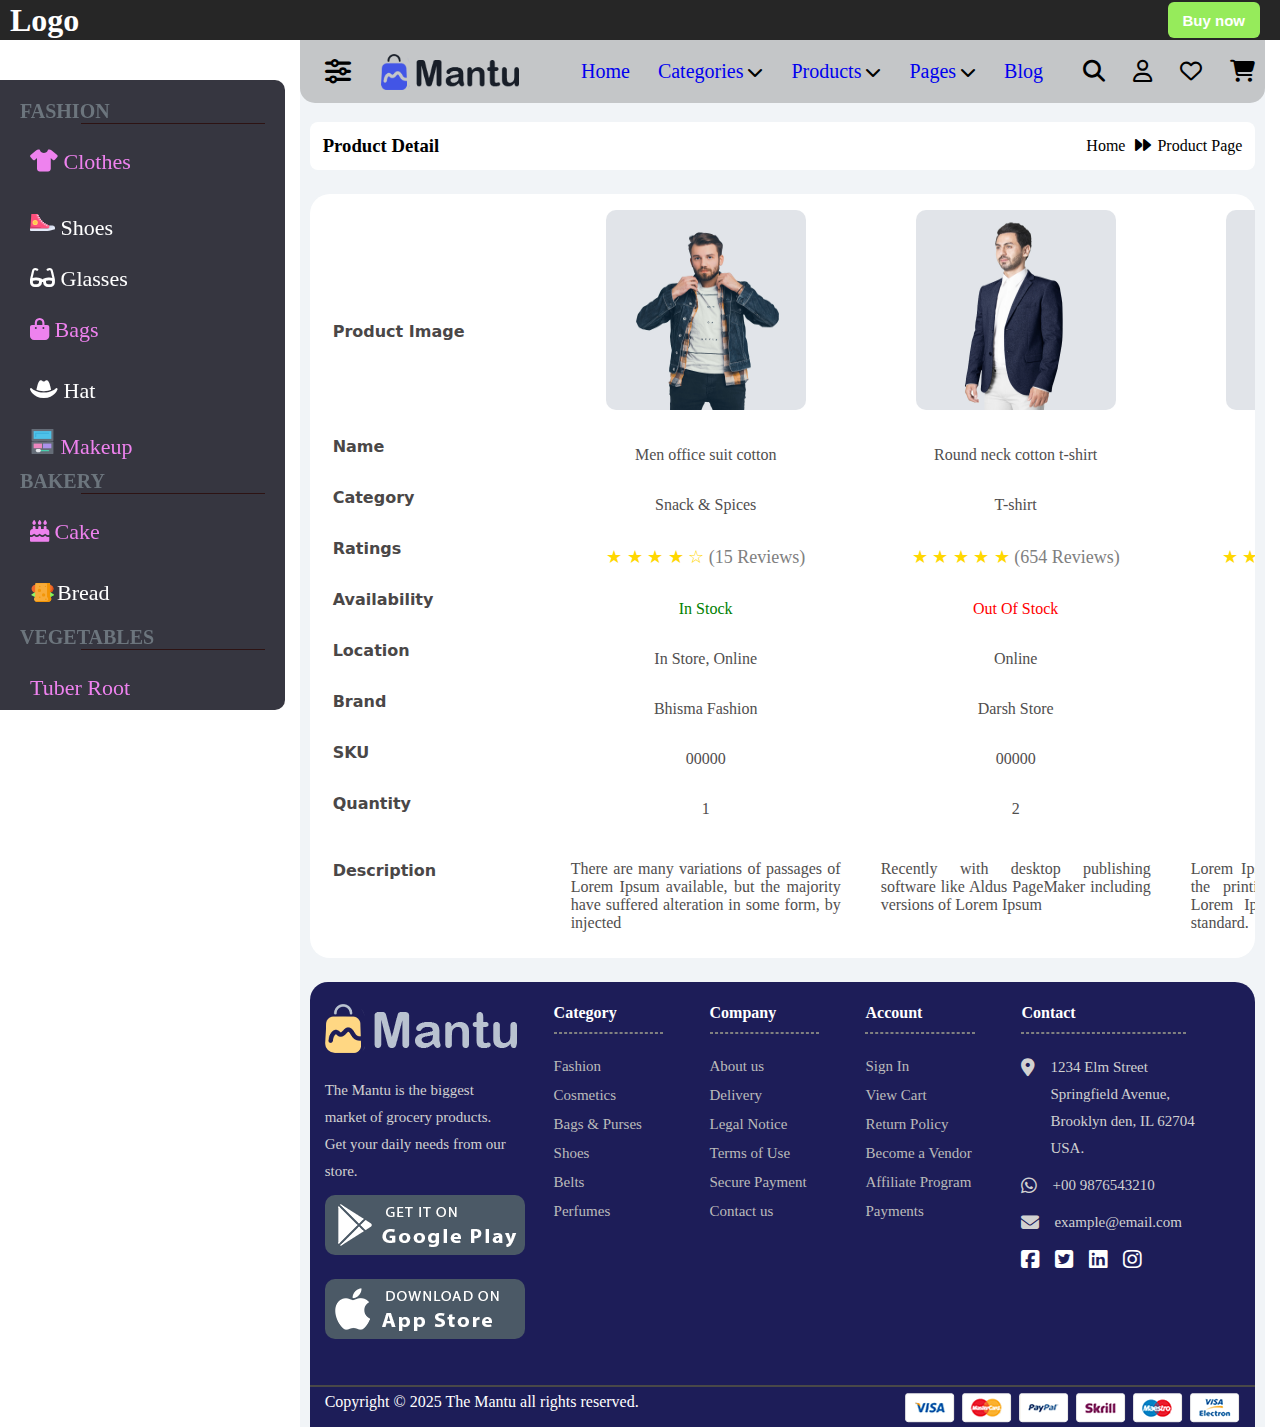
<file: compare.html>
<!DOCTYPE html>
<html>

<head>
    <meta charset="UTF-8">
    <meta name="viewport" content="width=device-width, initial-scale=1.0">
    <title>Compare Page</title>
    <link rel="stylesheet" href="compare.css">
    <link rel="stylesheet" href="https://cdnjs.cloudflare.com/ajax/libs/font-awesome/6.4.0/css/all.min.css">
</head>

<body>

    <div class="header">
        <h1>Logo</h1>
        <button type="button" class="buy">Buy now</button>
    </div>

    <div class="Home" id="Home-container">
        <div class="sidebar" id="sidebar">
            <div class="side-container">
                <div class="close-side">
                    <i class="fa-solid fa-xmark" id="closeside" style="cursor:pointer;"></i>
                </div>
                <h4>FASHION</h4>
                <div class="line"></div>
                <details>
                    <summary><i class="fa-solid fa-shirt"></i> Clothes</summary>
                    <ul class="summary">
                        <li><a href="">Shirts</a></li>
                        <li><a href="">Tshirts</a></li>
                        <li><a href="">Gowns</a></li>
                        <li><a href="">Pants</a></li>
                    </ul>
                </details>
                <li class="no-mark"><a href=""><img src="./Images/shoes.svg" style="width:25px;height:25px;"
                            alt="shoes">
                        Shoes</a></li>
                <li class="no-mark"><a href=""><i class="fa-solid fa-glasses"></i> Glasses</a></li>
                <details>
                    <summary> <i class="fa-solid fa-bag-shopping"></i> Bags</summary>
                    <ul class="summary">
                        <li><a href="">Purse</a></li>
                        <li><a href="">Bags</a></li>
                        <li><a href="">Wallet</a></li>
                    </ul>
                </details>
                <li class="no-mark"><a href=""><i class="fa-solid fa-hat-cowboy"></i> Hat</a></li>
                <details>
                    <summary><img src="./Images/makeup.svg" style="width:25px;height:25px;" alt="shoes"> Makeup
                    </summary>
                    <ul class="summary">
                        <li><a href="">Lipstick</a></li>
                        <li><a href="">EyeLiner</a></li>
                        <li><a href="">Nail Paint</a></li>
                        <li><a href="">Makeup Kit</a></li>
                    </ul>
                </details>

                <h4>BAKERY </h4>
                <div class="line"></div>
                <details>
                    <summary><i class="fa-solid fa-cake-candles"></i> Cake</summary>
                    <ul class="summary">
                        <li><a href="">Cup Cake</a></li>
                        <li><a href="">Pastry</a></li>
                        <li><a href="">Cake</a></li>
                    </ul>
                </details>
                <li class="no-mark"><img src="./Images/bread.svg" style="width:25px;height:25px;" alt="bread"><a
                        href="">Bread</a></li>

                <h4>VEGETABLES </h4>
                <div class="line"></div>
                <details>
                    <summary>Tuber Root</summary>
                    <ul class="summary">
                        <li><a href="">Sweet Potato</a></li>
                        <li><a href="">Ginger</a></li>
                        <li><a href="">Cassava</a></li>
                    </ul>
                </details>
                <li class="no-mark">
                    <img src="./Images/tomato.svg" style="width:25px;height:25px;" alt="tom">
                    <a href="">Tomato</a>
                </li>
                <li class="no-mark">
                    <img src="./Images/lemon.svg" style="width:25px;height:25px;" alt="lemons">
                    <a href=""> Lemon</a>
                </li>

                <h4>VEGETABLES </h4>
                <div class="line"></div>
                <li class="no-mark"><a href="">Avocado</a></li>
                <li class="no-mark"><a href="">Strawberry</a></li>
                <li class="no-mark"><a href="">Cherry</a></li>
                <li class="no-mark"><a href="">Lychee</a></li>
            </div>
        </div>
        <div class="main-content" id="main-content">
            <div class="navbar">
                <div class="nav-left">
                    <div class="sidebar-toggle" id="sidebarToggle">
                        <i class="fa-solid fa-sliders" style="font-size:26px;padding:0px 15px; cursor:pointer"></i>
                    </div>
                    <img src="./Images/logo.png" alt="Logo" style="width:138px;height:36px">
                    <div class="navtoggler" id="navToggler">
                        <i class="fa-solid fa-bars"></i>
                    </div>
                </div>

                <div class="navbar-menu">
                    <ul class="nav-items" style="list-style:none;">
                        <li class="close-btn">
                            <i class="fa-solid fa-xmark" id="closeNav" style="cursor:pointer;"></i>
                        </li>
                        <li><a href="index.html">Home</a></li>

                        <li class="dropdown" id="dropdown1">
                            <div class="mob-chev">
                                <a href="#">Categories</a>
                                <i class="fa-solid fa-chevron-down"></i>
                            </div>
                            <div class="dropdown-content">
                                <div class="items">
                                    <a href="#">Classic</a>
                                    <hr />
                                    <a href="#">Shop Right Sidebar</a>
                                    <a href="#">Banner Right Sidebar</a>
                                    <a href="#">Shop Full Width</a>
                                </div>
                                <div class="items">
                                    <a href="#">List</a>
                                    <hr />
                                    <a href="#">Shop Right Sidebar</a>
                                    <a href="#">Banner Right Sidebar</a>
                                    <a href="#">Shop Full Width</a>
                                </div>
                            </div>
                        </li>
                        <li class="dropdown" id="dropdown2">
                            <div class="mob-chev">
                                <a href="#">Products</a>
                                <i class="fa-solid fa-chevron-down"></i>
                            </div>
                            <div class="dropdown-contents" id="dropcontent1">
                                <div class="item">
                                    <a href="Product.html">Product Detail</a>
                                    <a href="#">Product Accordion</a>
                                    <a href="#">Product Full Width</a>
                                    <a href="#">Accordion Full width</a>
                                </div>
                            </div>

                        </li>
                        <li class="dropdown" id="dropdown3">
                            <div class="mob-chev">
                                <a href="#">Pages</a>
                                <i class="fa-solid fa-chevron-down"></i>
                            </div>
                            <div class="dropdown-contents" id="dropcontent2">
                                <div class="item">
                                    <div class="inner-drop">
                                        <a href="#">Blog <span class="down-arrow"> v<span /> </a>
                                        <div class="inner-dropcontent">
                                            <a href="ProductDetail.html">Product Detail</a>
                                            <a href="productaccordion.html">Product Accordion</a>
                                            <a href="#">Product Full Width</a>
                                            <a href="#">Accordion Full width</a>
                                        </div>

                                    </div>

                                    <a href="Aboutus.html">About Us</a>
                                    <a href="Contactus.html">Contact Us</a>
                                    <a href="Cart.html">Cart</a>
                                    <a href="Checkout.html">Checkout</a>
                                    <a href="compare.html">Compare</a>
                                    <a href="Faq.html">Faq</a>
                                    <a href="login.html">Login</a>
                                    <a href="Register.html">Register</a>
                                </div>
                        </li>
                        <li><a href="home.html">Blog</a></li>
                    </ul>
                    <div class="nav-icons">
                        <li><i class="fa-solid fa-magnifying-glass"></i></li>
                        <li><i class="fa-regular fa-user"></i></li>
                        <li><i class="fa-regular fa-heart"></i></li>
                        <li><i class="fa-solid fa-cart-shopping"></i></li>
                    </div>
                </div>
            </div>



            <!-- Main Content -->
            <!-- First Section Title -->
            <div class="cart-first">
                <div class="cart-title">
                    <h3>Product Detail</h3>
                    <div> <span> Home </span> <span><i class="fa-solid fa-forward icon-gap"></i>Product Page</span>
                    </div>
                </div>
            </div>

            <!-- Compare-section -->

            <div class="compare-section">
                <div class="compare-grid">
                    <div class="title-column">
                        <h5>Product Image</h5>
                        <h5 class="second">Name</h5>
                        <h5>Category</h5>
                        <h5>Ratings</h5>
                        <h5>Availability</h5>
                        <h5>Location</h5>
                        <h5>Brand</h5>
                        <h5>SKU</h5>
                        <h5>Quantity</h5>
                        <h5 class="desc">Description</h5>
                    </div>

                    <!-- Product 1 -->
                    <div class="product-column">
                        <div class="img-icon">
                            <img src="./Images/35.jpg" alt="">
                            <div class="product-icons">
                                <i class="fa-regular fa-heart"></i>
                                <i class="fa-solid fa-cart-shopping"></i>
                            </div>
                        </div>
                        <p>Men office suit cotton</p>
                        <p>Snack & Spices</p>
                        <div class="stars">★ ★ ★ ★ ☆ <span> (15 Reviews)</span></div>
                        <p class="in-stock">In Stock</p>
                        <p>In Store, Online</p>
                        <p>Bhisma Fashion</p>
                        <p>00000</p>
                        <p>1</p>
                        <p class="desc">There are many variations of passages of Lorem Ipsum available, but the majority
                            have suffered alteration in some form, by injected </p>
                    </div>


                    <div class="product-column">
                        <div class="img-icon">
                            <img src="./Images/32.jpg" alt="">
                            <div class="product-icons">
                                <i class="fa-regular fa-heart"></i>
                                <i class="fa-solid fa-cart-shopping"></i>
                            </div>
                        </div>
                        <p>Round neck cotton t-shirt</p>
                        <p>T-shirt</p>
                        <div class="stars">★ ★ ★ ★ ★ <span> (654 Reviews)</span></div>
                        <p class="out-stock">Out Of Stock</p>
                        <p>Online</p>
                        <p>Darsh Store</p>
                        <p>00000</p>
                        <p>2</p>
                        <p class="desc">Recently with desktop publishing software like Aldus PageMaker including
                            versions of Lorem Ipsum</p>
                    </div>


                    <div class="product-column">
                        <div class="img-icon">
                            <img src="./Images/39.jpg" alt="">
                            <div class="product-icons" ">
                                <i class=" fa-regular fa-heart"></i>
                                <i class="fa-solid fa-cart-shopping"></i>
                            </div>
                        </div>
                        <p>T-shirt for womens</p>
                        <p>Clothes</p>
                        <div class="stars">★ ★ ★ ☆ ☆ <span> (654 Reviews)</span></div>
                        <p class="in-stock">In Stock</p>
                        <p>In Store</p>
                        <p>Peoples Store</p>
                        <p>2546</p>
                        <p>1</p>
                        <p class="desc">Lorem Ipsum is simply dummy text of the printing and typesetting industry. Lorem
                            Ipsum has been the industry's standard.</p>
                    </div>


                    <div class="product-column">
                        <div class="img-icon">
                            <img src="./Images/39.jpg" alt="">
                            <div class="product-icons" ">
                                <i class=" fa-regular fa-heart"></i>
                                <i class="fa-solid fa-cart-shopping"></i>
                            </div>
                        </div>
                        <p>T-shirt for womens</p>
                        <p>Clothes</p>
                        <div class="stars">★ ★ ★ ☆ ☆ <span>(654 Reviews)</span></div>
                        <p class="in-stock">In Stock</p>
                        <p>In Store</p>
                        <p>Peoples Store</p>
                        <p>2546</p>
                        <p>1</p>
                        <p class="desc">Lorem Ipsum is simply dummy text of the printing and typesetting industry. Lorem
                            Ipsum has been the industry's standard.</p>
                    </div>
                </div>

            </div>

            <!-- Footer-section -->
            <div class="footer-section">
                <div class="footer">
                    <div class="footer-top">
                        <div class="grid-1">
                            <img src="./Images/logo-dark.png" alt="logo">
                            <p>The Mantu is the biggest market of grocery products. Get your daily needs from our store.
                            </p>
                            <img src="./Images/android.png" alt="android">
                            <img src="./Images/apple.png" alt="apple">
                        </div>
                        <div class="grid-2">
                            <h4>Category</h4>
                            <div class="underline"></div>
                            <ul>
                                <li>Fashion</li>
                                <li>Cosmetics</li>
                                <li>Bags & Purses</li>
                                <li>Shoes</li>
                                <li>Belts</li>
                                <li>Perfumes</li>
                            </ul>
                        </div>
                        <div class="grid-3">
                            <h4>Company</h4>
                            <div class="underline"></div>
                            <ul>
                                <li>About us</li>
                                <li>Delivery</li>
                                <li>Legal Notice</li>
                                <li>Terms of Use</li>
                                <li>Secure Payment</li>
                                <li>Contact us</li>
                            </ul>
                        </div>
                        <div class="grid-4">

                            <h4>Account</h4>
                            <div class="underline"></div>
                            <ul>
                                <li>Sign In</li>
                                <li>View Cart</li>
                                <li>Return Policy</li>
                                <li>Become a Vendor</li>
                                <li>Affiliate Program</li>
                                <li>Payments</li>
                            </ul>
                        </div>
                        <div class="grid-5">
                            <h4>Contact</h4>
                            <div class="underline"></div>
                            <div class="adress">
                                <p><i class="fa-solid fa-location-dot ad-icon"></i>1234 Elm Street Springfield Avenue,
                                    Brooklyn den, IL
                                    62704 USA.</p>
                                <p><i class="fa-brands fa-whatsapp ad-icon"></i> +00 9876543210</p>
                                <p><i class="fa-solid fa-envelope ad-icon"></i> example@email.com</p>
                                <div class="social-icons">
                                    <span><i class="fa-brands fa-square-facebook"></i></span>
                                    <span><i class="fa-brands fa-square-twitter"></i></span>
                                    <span><i class="fa-brands fa-linkedin"></i></span>
                                    <span><i class="fa-brands fa-instagram"></i></span>
                                </div>
                            </div>

                        </div>

                    </div>
                    <div class="footer-bottom">
                        <div class="topline"></div>
                        <div class="bottom">
                            <p>Copyright © 2025 The Mantu all rights reserved.</p>
                            <div>
                                <img src="./Images/payment.png">
                            </div>
                        </div>
                    </div>
                </div>
            </div>

        </div>








    </div>
    </div>

    <script src="productdetail.js"></script>
</body>

</html>
</file>
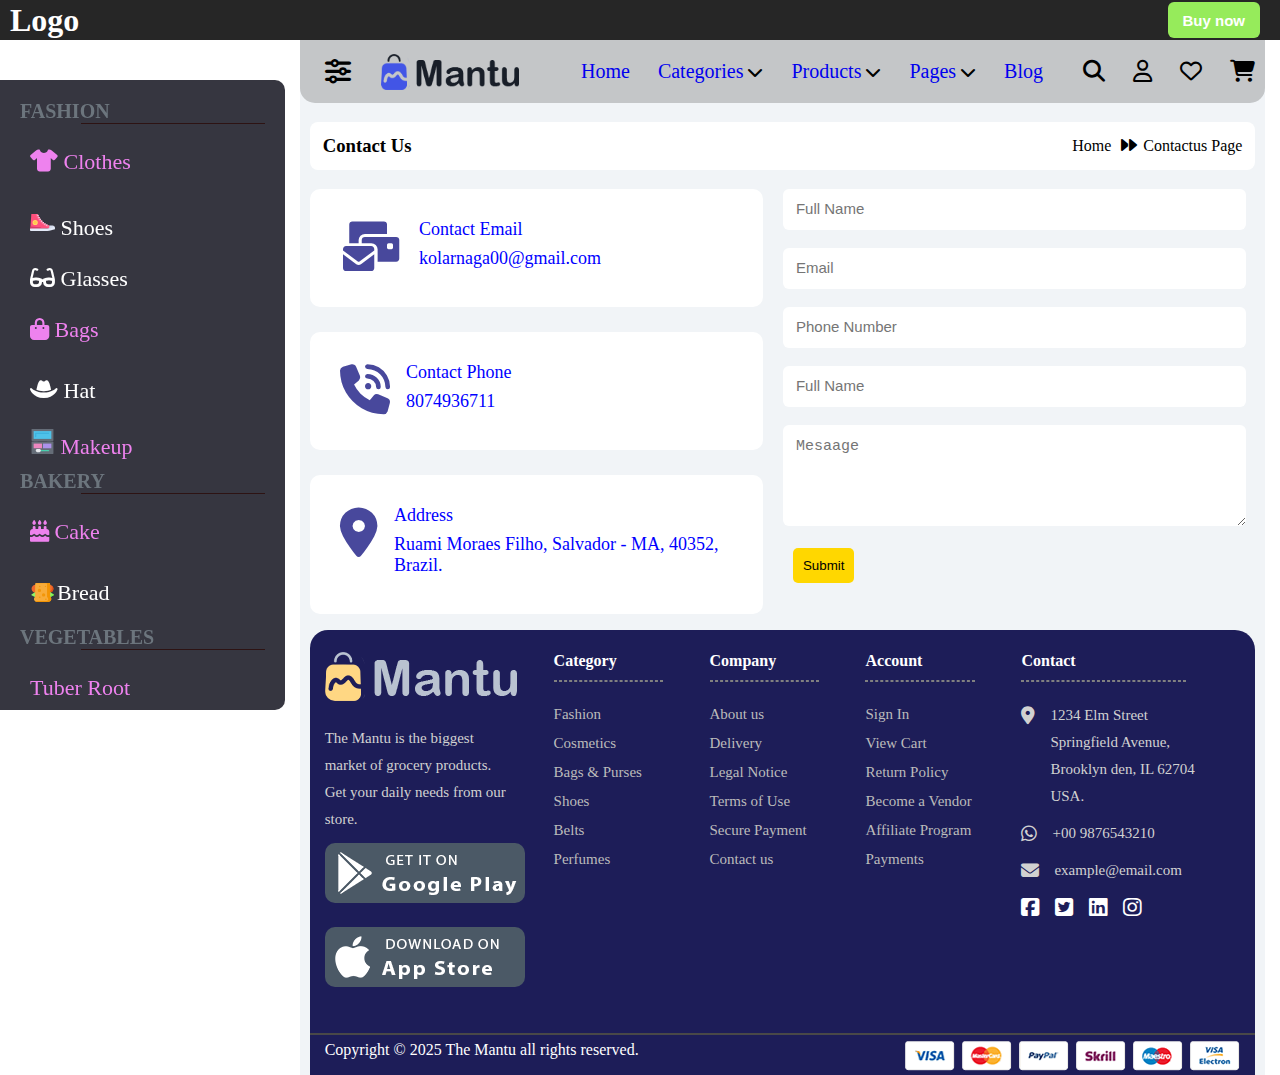
<file: Contactus.html>
<!DOCTYPE html>
<html>

<head>
  <meta charset="UTF-8">
  <meta name="viewport" content="width=device-width, initial-scale=1.0">
  <title>Contactus Page</title>
  <link rel="stylesheet" href="Contactus.css">
  <link rel="stylesheet" href="https://cdnjs.cloudflare.com/ajax/libs/font-awesome/6.4.0/css/all.min.css">
</head>

<body>

  <div class="header">
    <h1>Logo</h1>
    <button type="button" class="buy">Buy now</button>
  </div>

  <div class="Home" id="Home-container">
    <div class="sidebar" id="sidebar">
      <div class="side-container">
        <div class="close-side">
          <i class="fa-solid fa-xmark" id="closeside" style="cursor:pointer;"></i>
        </div>
        <h4>FASHION</h4>
        <div class="line"></div>
        <details>
          <summary><i class="fa-solid fa-shirt"></i> Clothes</summary>
          <ul class="summary">
            <li><a href="">Shirts</a></li>
            <li><a href="">Tshirts</a></li>
            <li><a href="">Gowns</a></li>
            <li><a href="">Pants</a></li>
          </ul>
        </details>
        <li class="no-mark"><a href=""><img src="./Images/shoes.svg" style="width:25px;height:25px;" alt="shoes">
            Shoes</a></li>
        <li class="no-mark"><a href=""><i class="fa-solid fa-glasses"></i> Glasses</a></li>
        <details>
          <summary> <i class="fa-solid fa-bag-shopping"></i> Bags</summary>
          <ul class="summary">
            <li><a href="">Purse</a></li>
            <li><a href="">Bags</a></li>
            <li><a href="">Wallet</a></li>
          </ul>
        </details>
        <li class="no-mark"><a href=""><i class="fa-solid fa-hat-cowboy"></i> Hat</a></li>
        <details>
          <summary><img src="./Images/makeup.svg" style="width:25px;height:25px;" alt="shoes"> Makeup</summary>
          <ul class="summary">
            <li><a href="">Lipstick</a></li>
            <li><a href="">EyeLiner</a></li>
            <li><a href="">Nail Paint</a></li>
            <li><a href="">Makeup Kit</a></li>
          </ul>
        </details>

        <h4>BAKERY </h4>
        <div class="line"></div>
        <details>
          <summary><i class="fa-solid fa-cake-candles"></i> Cake</summary>
          <ul class="summary">
            <li><a href="">Cup Cake</a></li>
            <li><a href="">Pastry</a></li>
            <li><a href="">Cake</a></li>
          </ul>
        </details>
        <li class="no-mark"><img src="./Images/bread.svg" style="width:25px;height:25px;" alt="bread"><a
            href="">Bread</a></li>

        <h4>VEGETABLES </h4>
        <div class="line"></div>
        <details>
          <summary>Tuber Root</summary>
          <ul class="summary">
            <li><a href="">Sweet Potato</a></li>
            <li><a href="">Ginger</a></li>
            <li><a href="">Cassava</a></li>
          </ul>
        </details>
        <li class="no-mark">
          <img src="./Images/tomato.svg" style="width:25px;height:25px;" alt="tom">
          <a href="">Tomato</a>
        </li>
        <li class="no-mark">
          <img src="./Images/lemon.svg" style="width:25px;height:25px;" alt="lemons">
          <a href=""> Lemon</a>
        </li>

        <h4>VEGETABLES </h4>
        <div class="line"></div>
        <li class="no-mark"><a href="">Avocado</a></li>
        <li class="no-mark"><a href="">Strawberry</a></li>
        <li class="no-mark"><a href="">Cherry</a></li>
        <li class="no-mark"><a href="">Lychee</a></li>
      </div>
    </div>
    <div class="main-content" id="main-content">
      <div class="navbar">
        <div class="nav-left">
          <div class="sidebar-toggle" id="sidebarToggle">
            <i class="fa-solid fa-sliders" style="font-size:26px;padding:0px 15px; cursor:pointer"></i>
          </div>
          <img src="./Images/logo.png" alt="Logo" style="width:138px;height:36px">
          <div class="navtoggler" id="navToggler">
            <i class="fa-solid fa-bars"></i>
          </div>
        </div>

        <div class="navbar-menu">
          <ul class="nav-items" style="list-style:none;">
            <li class="close-btn">
              <i class="fa-solid fa-xmark" id="closeNav" style="cursor:pointer;"></i>
            </li>
            <li><a href="index.html">Home</a></li>

            <li class="dropdown" id="dropdown1">
              <div class="mob-chev">
                <a href="#">Categories</a>
                <i class="fa-solid fa-chevron-down"></i>
              </div>
              <div class="dropdown-content">
                <div class="items">
                  <a href="#">Classic</a>
                  <hr />
                  <a href="#">Shop Right Sidebar</a>
                  <a href="#">Banner Right Sidebar</a>
                  <a href="#">Shop Full Width</a>
                </div>
                <div class="items">
                  <a href="#">List</a>
                  <hr />
                  <a href="#">Shop Right Sidebar</a>
                  <a href="#">Banner Right Sidebar</a>
                  <a href="#">Shop Full Width</a>
                </div>
              </div>
            </li>
            <li class="dropdown" id="dropdown2">
              <div class="mob-chev">
                <a href="#">Products</a>
                <i class="fa-solid fa-chevron-down"></i>
              </div>
              <div class="dropdown-contents" id="dropcontent1">
                <div class="item">
                  <a href="Product.html">Product Detail</a>
                  <a href="#">Product Accordion</a>
                  <a href="#">Product Full Width</a>
                  <a href="#">Accordion Full width</a>
                </div>
              </div>

            </li>
            <li class="dropdown" id="dropdown3">
              <div class="mob-chev">
                <a href="#">Pages</a>
                <i class="fa-solid fa-chevron-down"></i>
              </div>
              <div class="dropdown-contents" id="dropcontent2">
                <div class="item">
                  <div class="inner-drop">
                    <a href="#">Blog <span class="down-arrow"> v<span /> </a>
                    <div class="inner-dropcontent">
                      <a href="ProductDetail.html">Product Detail</a>
                      <a href="productaccordion.html">Product Accordion</a>
                      <a href="#">Product Full Width</a>
                      <a href="#">Accordion Full width</a>
                    </div>

                  </div>

                  <a href="Aboutus.html">About Us</a>
                  <a href="Contactus.html">Contact Us</a>
                  <a href="Cart.html">Cart</a>
                  <a href="Checkout.html">Checkout</a>
                  <a href="compare.html">Compare</a>
                  <a href="Faq.html">Faq</a>
                  <a href="login.html">Login</a>
                  <a href="Register.html">Register</a>
                </div>
            </li>
            <li><a href="index.html">Blog</a></li>
          </ul>
          <div class="nav-icons">
            <li><i class="fa-solid fa-magnifying-glass"></i></li>
            <li><i class="fa-regular fa-user"></i></li>
            <li><i class="fa-regular fa-heart"></i></li>
            <li><i class="fa-solid fa-cart-shopping"></i></li>
          </div>
        </div>
      </div>
      <!-- Main Content -->


      <!-- First Section Title -->
      <div class="cart-first">
        <div class="cart-title">
          <h3>Contact Us</h3>
          <div> <span> Home </span> <span><i class="fa-solid fa-forward icon-gap"></i>Contactus Page</span></div>
        </div>
      </div>

      <!-- Contact Section -->
      <div class="contact">
        <div class="contact-section">
          <div class="contact-details">
            <div class="mail">
              <div class="cont-icon">
                <i class="fa-solid fa-envelopes-bulk"></i>
              </div>
              <div class="contact-content">
                <p> Contact Email </p>
                <p> kolarnaga00@gmail.com </p>
              </div>
            </div>
            <div class="phone">
              <div class="cont-icon">
                <i class="fa-solid fa-phone-volume"></i>
              </div>
              <div class="contact-content">
                <p> Contact Phone </p>
                <p> 8074936711 </p>
              </div>
            </div>
            <div class="cont-adress">
              <div class="cont-icon">
                <i class="fa-solid fa-location-dot"></i>
              </div>
              <div class="contact-content">
                <p> Address </p>
                <p> Ruami Moraes Filho, Salvador - MA, 40352, Brazil. </p>
              </div>
            </div>
          </div>

          <div class="contact-form">
            <div class="form-group">
              <input type="text" placeholder="Full Name"><br></br>

              <input type="email" placeholder="Email"><br></br>
              <input type="number" placeholder="Phone Number"><br></br>
              <input type="text" placeholder="Full Name"><br></br>
              <textarea rows="5" placeholder="Mesaage"></textarea><br></br>
              <button> Submit </button>
            </div>
          </div>
        </div>
      </div>





      <!-- Footer-section -->
      <div class="footer-section">
        <div class="footer">
          <div class="footer-top">
            <div class="grid-1">
              <img src="./Images/logo-dark.png" alt="logo">
              <p>The Mantu is the biggest market of grocery products. Get your daily needs from our store.</p>
              <img src="./Images/android.png" alt="android">
              <img src="./Images/apple.png" alt="apple">
            </div>
            <div class="grid-2">
              <h4>Category</h4>
              <div class="underline"></div>
              <ul>
                <li>Fashion</li>
                <li>Cosmetics</li>
                <li>Bags & Purses</li>
                <li>Shoes</li>
                <li>Belts</li>
                <li>Perfumes</li>
              </ul>
            </div>
            <div class="grid-3">
              <h4>Company</h4>
              <div class="underline"></div>
              <ul>
                <li>About us</li>
                <li>Delivery</li>
                <li>Legal Notice</li>
                <li>Terms of Use</li>
                <li>Secure Payment</li>
                <li>Contact us</li>
              </ul>
            </div>
            <div class="grid-4">

              <h4>Account</h4>
              <div class="underline"></div>
              <ul>
                <li>Sign In</li>
                <li>View Cart</li>
                <li>Return Policy</li>
                <li>Become a Vendor</li>
                <li>Affiliate Program</li>
                <li>Payments</li>
              </ul>
            </div>
            <div class="grid-5">
              <h4>Contact</h4>
              <div class="underline"></div>
              <div class="adress">
                <p><i class="fa-solid fa-location-dot ad-icon"></i>1234 Elm Street Springfield Avenue, Brooklyn den, IL
                  62704 USA.</p>
                <p><i class="fa-brands fa-whatsapp ad-icon"></i> +00 9876543210</p>
                <p><i class="fa-solid fa-envelope ad-icon"></i> example@email.com</p>
                <div class="social-icons">
                  <span><i class="fa-brands fa-square-facebook"></i></span>
                  <span><i class="fa-brands fa-square-twitter"></i></span>
                  <span><i class="fa-brands fa-linkedin"></i></span>
                  <span><i class="fa-brands fa-instagram"></i></span>
                </div>
              </div>

            </div>

          </div>
          <div class="footer-bottom">
            <div class="topline"></div>
            <div class="bottom">
              <p>Copyright © 2025 The Mantu all rights reserved.</p>
              <div>
                <img src="./Images/payment.png">
              </div>
            </div>
          </div>
        </div>
      </div>


    </div>
  </div>

  <script src="script.js"></script>
</body>

</html>
</file>
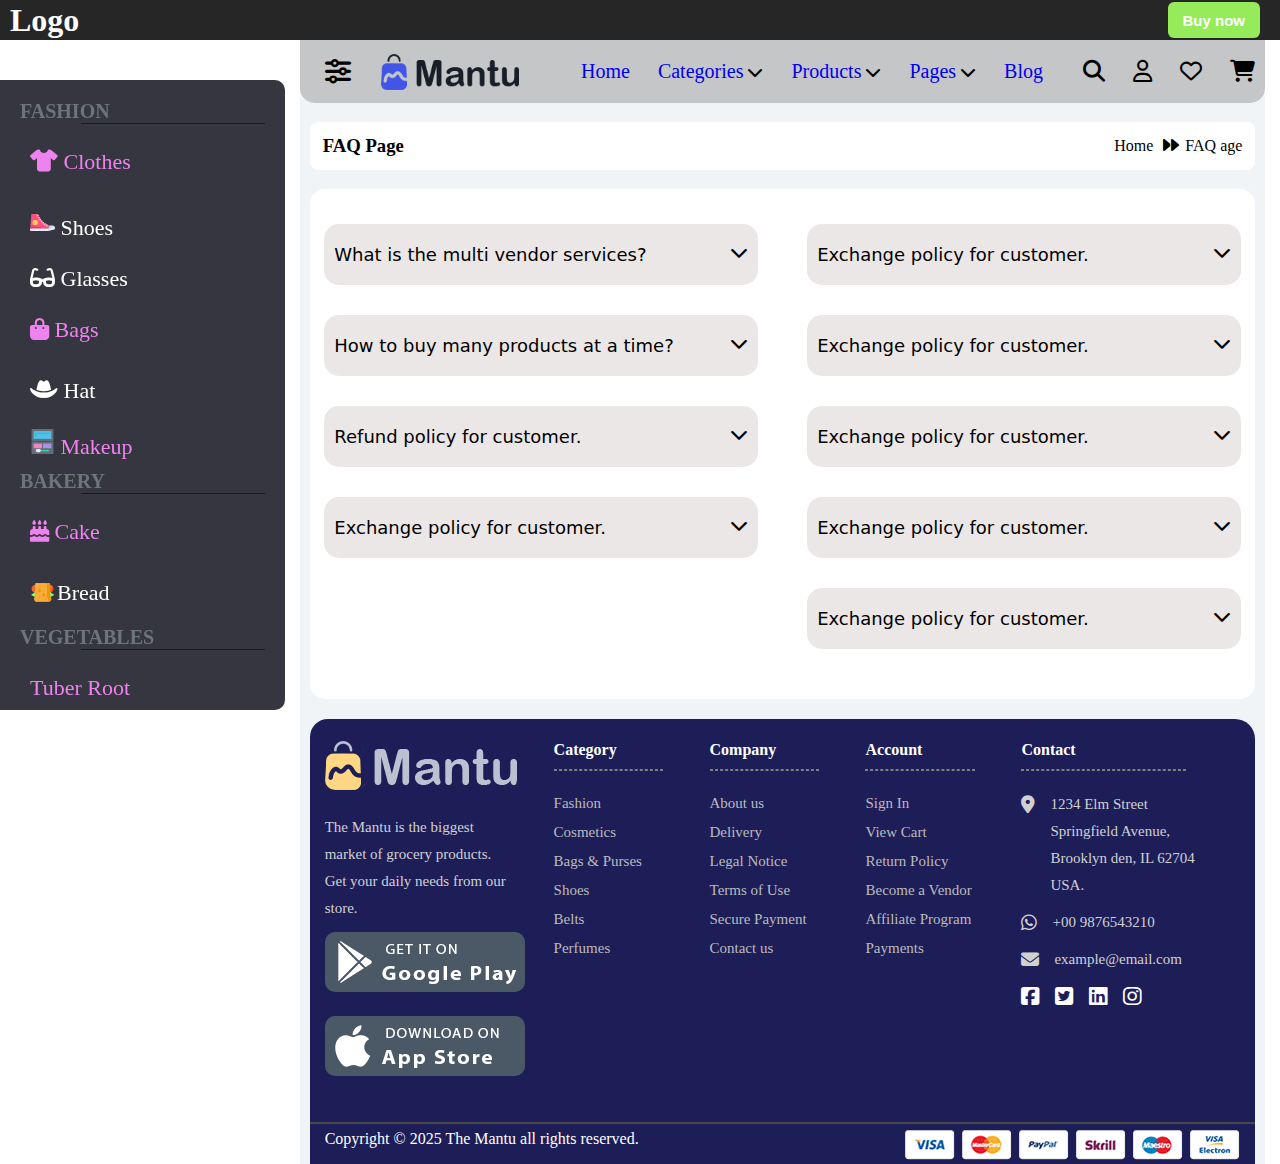
<file: Faq.html>
<!DOCTYPE html>
<html>

<head>
    <meta charset="UTF-8">
    <meta name="viewport" content="width=device-width, initial-scale=1.0">
    <title>Faq Page</title>
    <link rel="stylesheet" href="Faq.css">
    <link rel="stylesheet" href="https://cdnjs.cloudflare.com/ajax/libs/font-awesome/6.4.0/css/all.min.css">
</head>

<body>

    <div class="header">
        <h1>Logo</h1>
        <button type="button" class="buy">Buy now</button>
    </div>

    <div class="Home" id="Home-container">
        <div class="sidebar" id="sidebar">
            <div class="side-container">
                <div class="close-side">
                    <i class="fa-solid fa-xmark" id="closeside" style="cursor:pointer;"></i>
                </div>
                <h4>FASHION</h4>
                <div class="line"></div>
                <details>
                    <summary><i class="fa-solid fa-shirt"></i> Clothes</summary>
                    <ul class="summary">
                        <li><a href="">Shirts</a></li>
                        <li><a href="">Tshirts</a></li>
                        <li><a href="">Gowns</a></li>
                        <li><a href="">Pants</a></li>
                    </ul>
                </details>
                <li class="no-mark"><a href=""><img src="./Images/shoes.svg" style="width:25px;height:25px;"
                            alt="shoes">
                        Shoes</a></li>
                <li class="no-mark"><a href=""><i class="fa-solid fa-glasses"></i> Glasses</a></li>
                <details>
                    <summary> <i class="fa-solid fa-bag-shopping"></i> Bags</summary>
                    <ul class="summary">
                        <li><a href="">Purse</a></li>
                        <li><a href="">Bags</a></li>
                        <li><a href="">Wallet</a></li>
                    </ul>
                </details>
                <li class="no-mark"><a href=""><i class="fa-solid fa-hat-cowboy"></i> Hat</a></li>
                <details>
                    <summary><img src="./Images/makeup.svg" style="width:25px;height:25px;" alt="shoes"> Makeup
                    </summary>
                    <ul class="summary">
                        <li><a href="">Lipstick</a></li>
                        <li><a href="">EyeLiner</a></li>
                        <li><a href="">Nail Paint</a></li>
                        <li><a href="">Makeup Kit</a></li>
                    </ul>
                </details>

                <h4>BAKERY </h4>
                <div class="line"></div>
                <details>
                    <summary><i class="fa-solid fa-cake-candles"></i> Cake</summary>
                    <ul class="summary">
                        <li><a href="">Cup Cake</a></li>
                        <li><a href="">Pastry</a></li>
                        <li><a href="">Cake</a></li>
                    </ul>
                </details>
                <li class="no-mark"><img src="./Images/bread.svg" style="width:25px;height:25px;" alt="bread"><a
                        href="">Bread</a></li>

                <h4>VEGETABLES </h4>
                <div class="line"></div>
                <details>
                    <summary>Tuber Root</summary>
                    <ul class="summary">
                        <li><a href="">Sweet Potato</a></li>
                        <li><a href="">Ginger</a></li>
                        <li><a href="">Cassava</a></li>
                    </ul>
                </details>
                <li class="no-mark">
                    <img src="./Images/tomato.svg" style="width:25px;height:25px;" alt="tom">
                    <a href="">Tomato</a>
                </li>
                <li class="no-mark">
                    <img src="./Images/lemon.svg" style="width:25px;height:25px;" alt="lemons">
                    <a href=""> Lemon</a>
                </li>

                <h4>VEGETABLES </h4>
                <div class="line"></div>
                <li class="no-mark"><a href="">Avocado</a></li>
                <li class="no-mark"><a href="">Strawberry</a></li>
                <li class="no-mark"><a href="">Cherry</a></li>
                <li class="no-mark"><a href="">Lychee</a></li>
            </div>
        </div>
        <div class="main-content" id="main-content">
            <div class="navbar">
                <div class="nav-left">
                    <div class="sidebar-toggle" id="sidebarToggle">
                        <i class="fa-solid fa-sliders" style="font-size:26px;padding:0px 15px; cursor:pointer"></i>
                    </div>
                    <img src="./Images/logo.png" alt="Logo" style="width:138px;height:36px">
                    <div class="navtoggler" id="navToggler">
                        <i class="fa-solid fa-bars"></i>
                    </div>
                </div>

                <div class="navbar-menu">
                    <ul class="nav-items" style="list-style:none;">
                        <li class="close-btn">
                            <i class="fa-solid fa-xmark" id="closeNav" style="cursor:pointer;"></i>
                        </li>
                        <li><a href="index.html">Home</a></li>

                        <li class="dropdown" id="dropdown1">
                            <div class="mob-chev">
                                <a href="#">Categories</a>
                                <i class="fa-solid fa-chevron-down"></i>
                            </div>
                            <div class="dropdown-content">
                                <div class="items">
                                    <a href="#">Classic</a>
                                    <hr />
                                    <a href="#">Shop Right Sidebar</a>
                                    <a href="#">Banner Right Sidebar</a>
                                    <a href="#">Shop Full Width</a>
                                </div>
                                <div class="items">
                                    <a href="#">List</a>
                                    <hr />
                                    <a href="#">Shop Right Sidebar</a>
                                    <a href="#">Banner Right Sidebar</a>
                                    <a href="#">Shop Full Width</a>
                                </div>
                            </div>
                        </li>
                        <li class="dropdown" id="dropdown2">
                            <div class="mob-chev">
                                <a href="#">Products</a>
                                <i class="fa-solid fa-chevron-down"></i>
                            </div>
                            <div class="dropdown-contents" id="dropcontent1">
                                <div class="item">
                                    <a href="Product.html">Product Detail</a>
                                    <a href="#">Product Accordion</a>
                                    <a href="#">Product Full Width</a>
                                    <a href="#">Accordion Full width</a>
                                </div>
                            </div>

                        </li>
                        <li class="dropdown" id="dropdown3">
                            <div class="mob-chev">
                                <a href="#">Pages</a>
                                <i class="fa-solid fa-chevron-down"></i>
                            </div>
                            <div class="dropdown-contents" id="dropcontent2">
                                <div class="item">
                                    <div class="inner-drop">
                                        <a href="#">Blog <span class="down-arrow"> v<span /> </a>
                                        <div class="inner-dropcontent">
                                            <a href="ProductDetail.html">Product Detail</a>
                                            <a href="productaccordion.html">Product Accordion</a>
                                            <a href="#">Product Full Width</a>
                                            <a href="#">Accordion Full width</a>
                                        </div>

                                    </div>

                                    <a href="Aboutus.html">About Us</a>
                                    <a href="Contactus.html">Contact Us</a>
                                    <a href="Cart.html">Cart</a>
                                    <a href="Checkout.html">Checkout</a>
                                    <a href="compare.html">Compare</a>
                                    <a href="Faq.html">Faq</a>
                                    <a href="login.html">Login</a>
                                    <a href="Register.html">Register</a>
                                </div>
                        </li>
                        <li><a href="home.html">Blog</a></li>
                    </ul>
                    <div class="nav-icons">
                        <li><i class="fa-solid fa-magnifying-glass"></i></li>
                        <li><i class="fa-regular fa-user"></i></li>
                        <li><i class="fa-regular fa-heart"></i></li>
                        <li><i class="fa-solid fa-cart-shopping"></i></li>
                    </div>
                </div>
            </div>



            <!-- Main Content -->
            <!-- First Section Title -->
            <div class="cart-first">
                <div class="cart-title">
                    <h3>FAQ Page</h3>
                    <div> <span> Home </span> <span><i class="fa-solid fa-forward icon-gap"></i>FAQ age</span>
                    </div>
                </div>
            </div>

            <!--Faq -section -->
            <div class="faq-section">
                <div class="faq">
                    <div class="faq-first">
                        <div class="faqs">
                            <div id="faqbtn-1">What is the multi vendor services? <i
                                    class="fa-solid fa-chevron-down"></i></div>
                            <div class="faq-1 ">
                                Lorem Ipsum is simply dummy text of the printing and typesetting industry. Lorem Ipsum
                                has been the industry's standard
                                dummy text ever since the 1500s, when an unknown printer took a galley of type and
                                scrambled it to make a type specimen book.
                            </div>
                            <div id="faqbtn-2">How to buy many products at a time? <i
                                    class="fa-solid fa-chevron-down"></i></div>
                            <div class="faq-2">
                                Lorem Ipsum is simply dummy text of the printing and typesetting industry. Lorem Ipsum
                                has been the industry's standard
                                dummy text ever since the 1500s, when an unknown printer took a galley of type and
                                scrambled it to make a type specimen book.
                            </div>
                            <div id="faqbtn-3">Refund policy for customer. <i class="fa-solid fa-chevron-down"></i>
                            </div>
                            <div class="faq-3">
                                Lorem Ipsum is simply dummy text of the printing and typesetting industry. Lorem Ipsum
                                has been the industry's standard
                                dummy text ever since the 1500s, when an unknown printer took a galley of type and
                                scrambled it to make a type specimen book.
                            </div>
                            <div id="faqbtn-4">Exchange policy for customer. <i class="fa-solid fa-chevron-down"></i>
                            </div>
                            <div class="faq-4">
                                Lorem Ipsum is simply dummy text of the printing and typesetting industry. Lorem Ipsum
                                has been the industry's standard
                                dummy text ever since the 1500s, when an unknown printer took a galley of type and
                                scrambled it to make a type specimen book.
                            </div>
                        </div>

                    </div>
                    <div class="faq-second">
                        <div class="faqs">
                            <div id="faqbtn-5">Exchange policy for customer.<i class="fa-solid fa-chevron-down"></i>
                            </div>
                            <div class="faq-5">
                                Lorem Ipsum is simply dummy text of the printing and typesetting industry. Lorem Ipsum
                                has been the industry's standard
                                dummy text ever since the 1500s, when an unknown printer took a galley of type and
                                scrambled it to make a type specimen book.
                            </div>
                            <div id="faqbtn-6">Exchange policy for customer.<i class="fa-solid fa-chevron-down"></i>
                            </div>
                            <div class="faq-6">
                                Lorem Ipsum is simply dummy text of the printing and typesetting industry. Lorem Ipsum
                                has been the industry's standard
                                dummy text ever since the 1500s, when an unknown printer took a galley of type and
                                scrambled it to make a type specimen book.
                            </div>
                            <div id="faqbtn-7">Exchange policy for customer.<i class="fa-solid fa-chevron-down"></i>
                            </div>
                            <div class="faq-7">
                                Lorem Ipsum is simply dummy text of the printing and typesetting industry. Lorem Ipsum
                                has been the industry's standard
                                dummy text ever since the 1500s, when an unknown printer took a galley of type and
                                scrambled it to make a type specimen book.
                            </div>
                            <div id="faqbtn-8">Exchange policy for customer.<i class="fa-solid fa-chevron-down"></i>
                            </div>
                            <div class="faq-8">
                                Lorem Ipsum is simply dummy text of the printing and typesetting industry. Lorem Ipsum
                                has been the industry's standard
                                dummy text ever since the 1500s, when an unknown printer took a galley of type and
                                scrambled it to make a type specimen book.
                            </div>
                            <div id="faqbtn-9">Exchange policy for customer.<i class="fa-solid fa-chevron-down"></i>
                            </div>
                            <div class="faq-1">
                                Lorem Ipsum is simply dummy text of the printing and typesetting industry. Lorem Ipsum
                                has been the industry's standard
                                dummy text ever since the 1500s, when an unknown printer took a galley of type and
                                scrambled it to make a type specimen book.
                            </div>
                        </div>
                    </div>
                </div>
            </div>



            <!-- Footer-section -->
            <div class="footer-section">
                <div class="footer">
                    <div class="footer-top">
                        <div class="grid-1">
                            <img src="./Images/logo-dark.png" alt="logo">
                            <p>The Mantu is the biggest market of grocery products. Get your daily needs from our store.
                            </p>
                            <img src="./Images/android.png" alt="android">
                            <img src="./Images/apple.png" alt="apple">
                        </div>
                        <div class="grid-2">
                            <h4>Category</h4>
                            <div class="underline"></div>
                            <ul>
                                <li>Fashion</li>
                                <li>Cosmetics</li>
                                <li>Bags & Purses</li>
                                <li>Shoes</li>
                                <li>Belts</li>
                                <li>Perfumes</li>
                            </ul>
                        </div>
                        <div class="grid-3">
                            <h4>Company</h4>
                            <div class="underline"></div>
                            <ul>
                                <li>About us</li>
                                <li>Delivery</li>
                                <li>Legal Notice</li>
                                <li>Terms of Use</li>
                                <li>Secure Payment</li>
                                <li>Contact us</li>
                            </ul>
                        </div>
                        <div class="grid-4">

                            <h4>Account</h4>
                            <div class="underline"></div>
                            <ul>
                                <li>Sign In</li>
                                <li>View Cart</li>
                                <li>Return Policy</li>
                                <li>Become a Vendor</li>
                                <li>Affiliate Program</li>
                                <li>Payments</li>
                            </ul>
                        </div>
                        <div class="grid-5">
                            <h4>Contact</h4>
                            <div class="underline"></div>
                            <div class="adress">
                                <p><i class="fa-solid fa-location-dot ad-icon"></i>1234 Elm Street Springfield Avenue,
                                    Brooklyn den, IL
                                    62704 USA.</p>
                                <p><i class="fa-brands fa-whatsapp ad-icon"></i> +00 9876543210</p>
                                <p><i class="fa-solid fa-envelope ad-icon"></i> example@email.com</p>
                                <div class="social-icons">
                                    <span><i class="fa-brands fa-square-facebook"></i></span>
                                    <span><i class="fa-brands fa-square-twitter"></i></span>
                                    <span><i class="fa-brands fa-linkedin"></i></span>
                                    <span><i class="fa-brands fa-instagram"></i></span>
                                </div>
                            </div>

                        </div>

                    </div>
                    <div class="footer-bottom">
                        <div class="topline"></div>
                        <div class="bottom">
                            <p>Copyright © 2025 The Mantu all rights reserved.</p>
                            <div>
                                <img src="./Images/payment.png">
                            </div>
                        </div>
                    </div>
                </div>
            </div>

        </div>








    </div>
    </div>

    <script src="faq.js"></script>
</body>

</html>
</file>
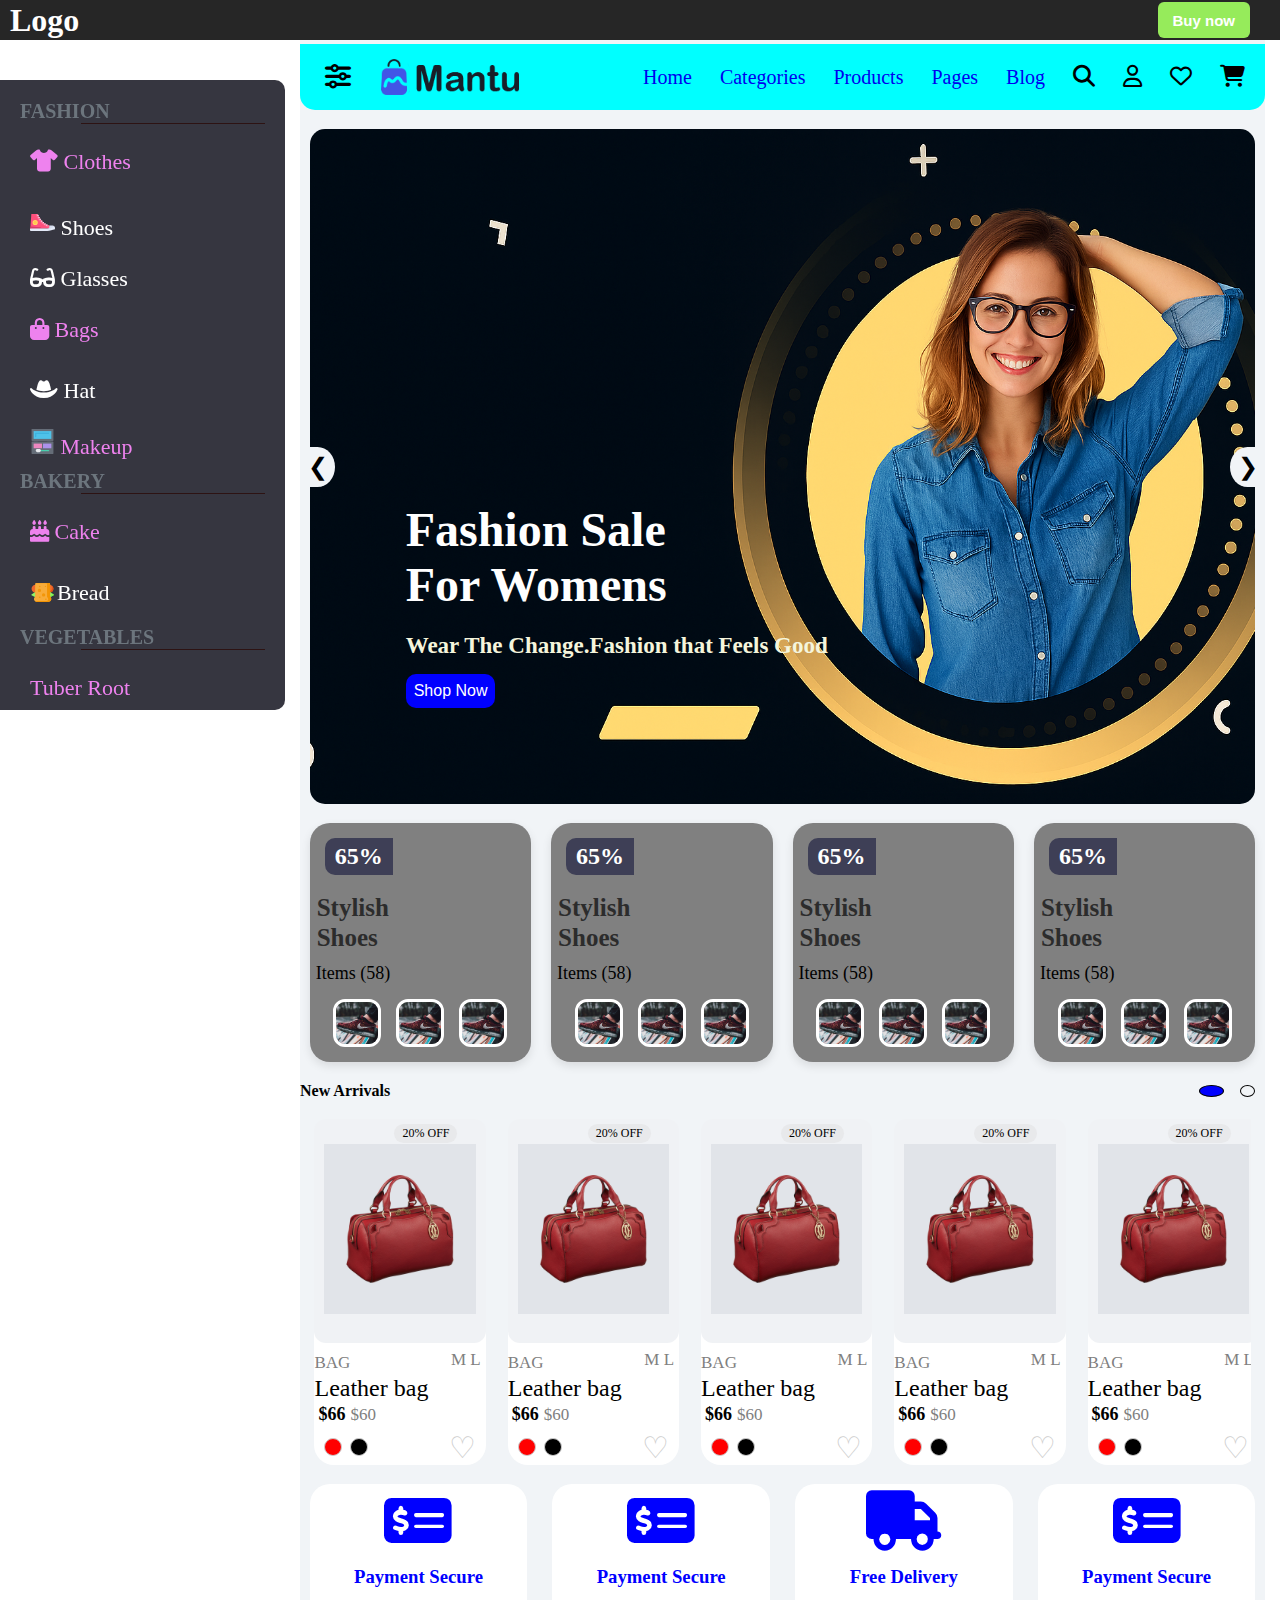
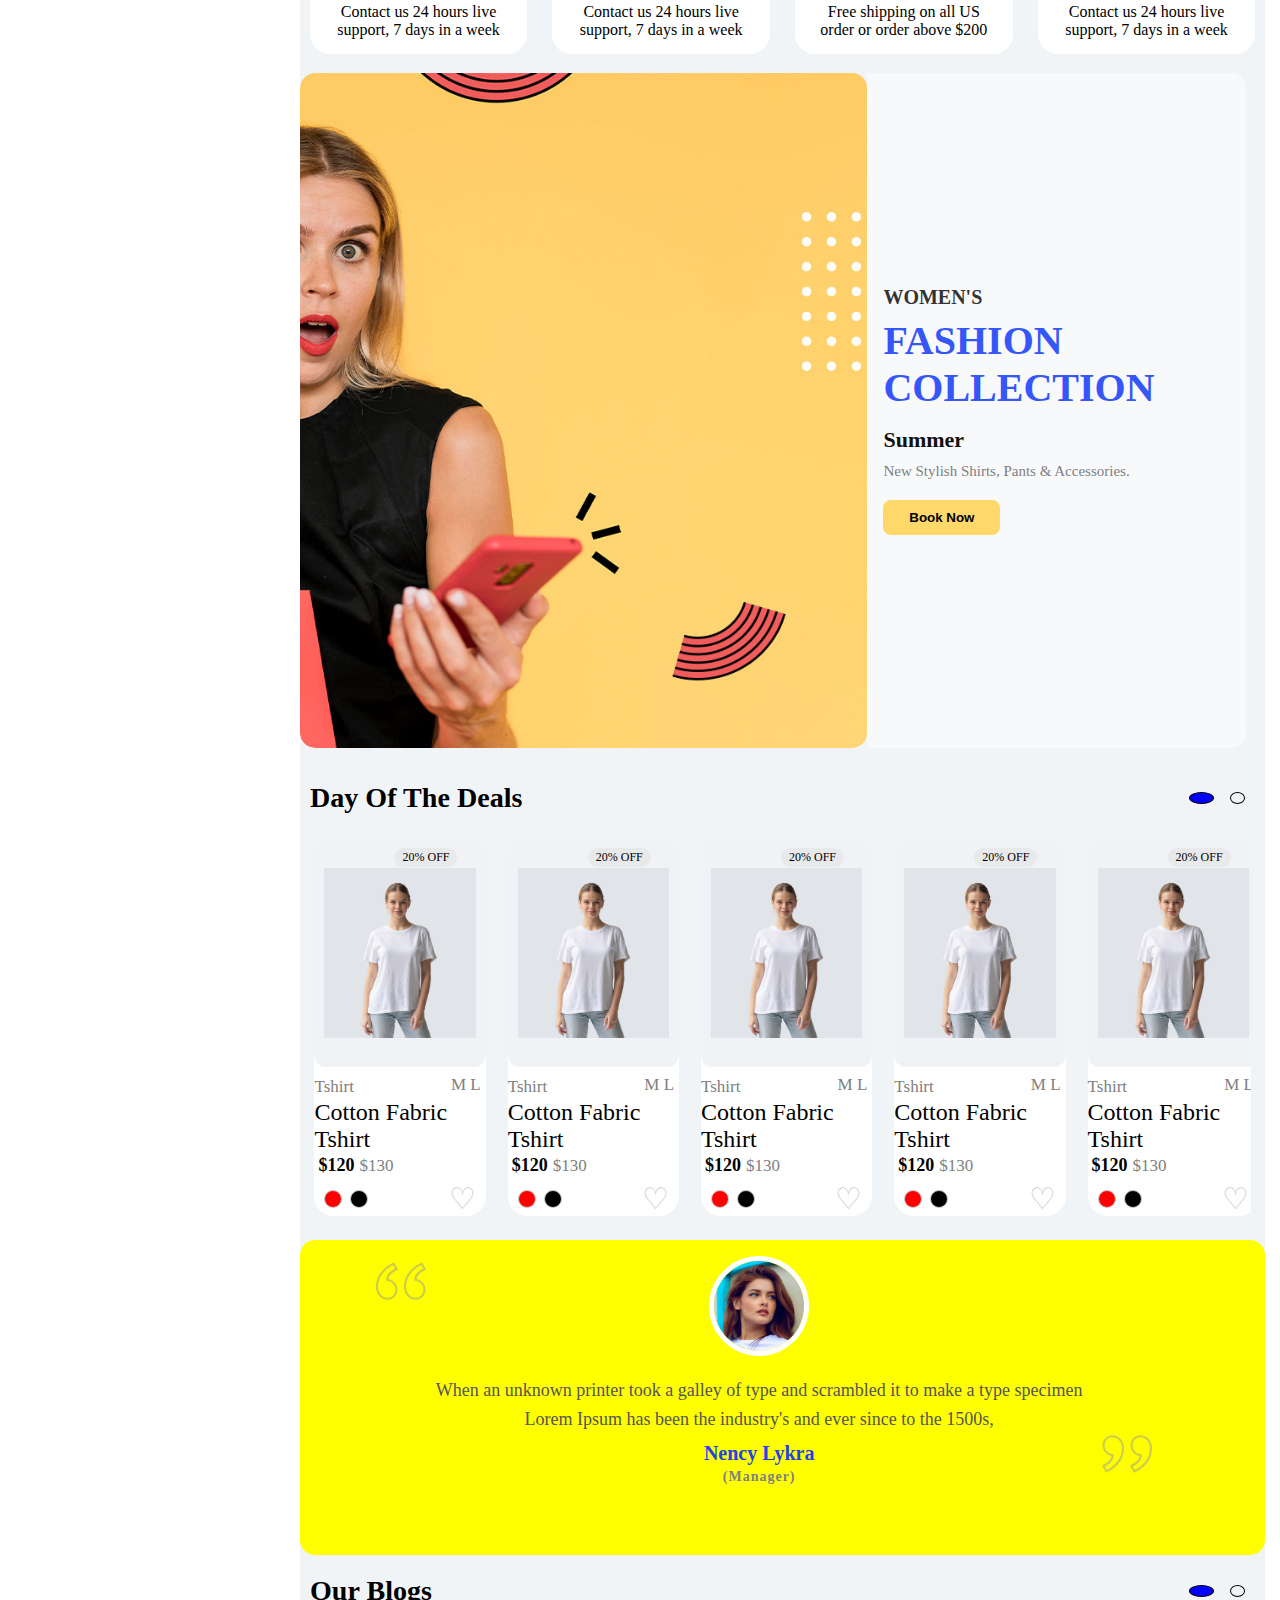
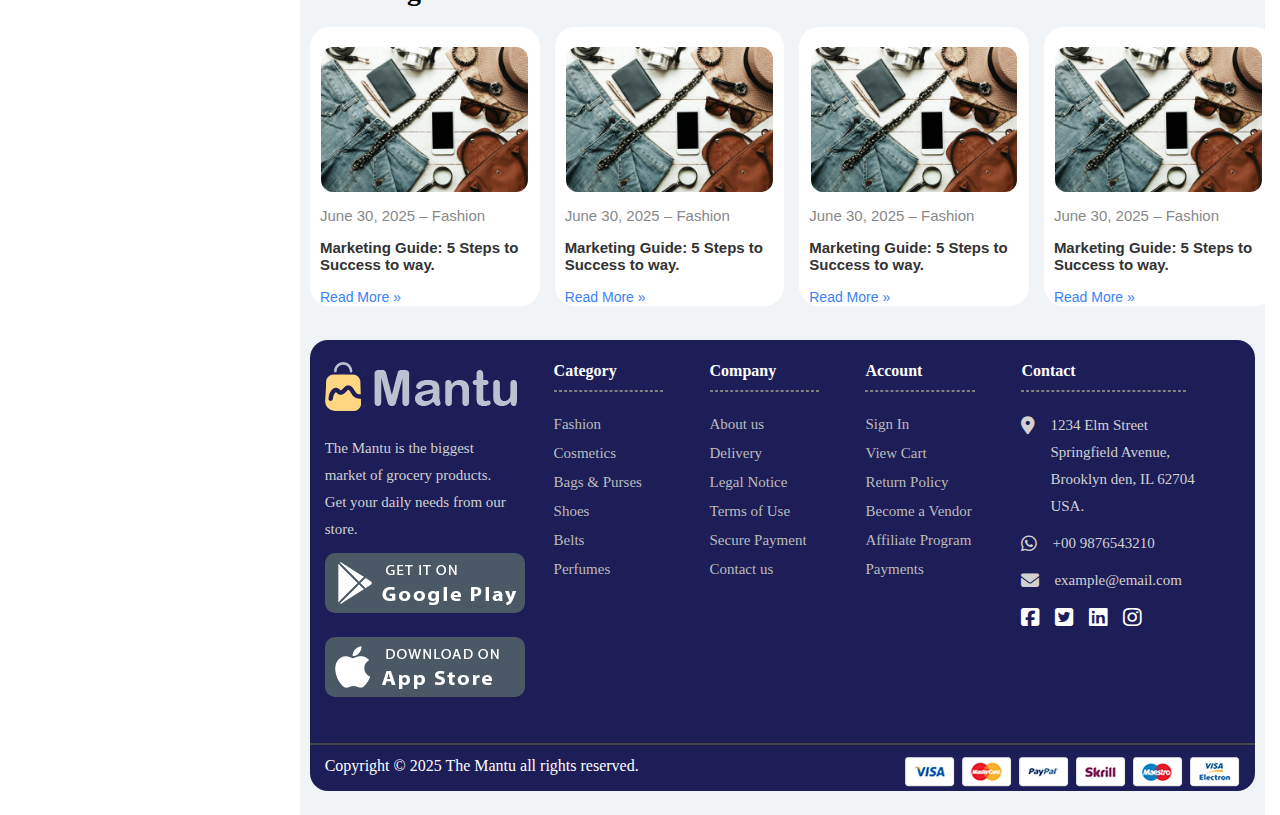
<file: home.html>
<!DOCTYPE  html>
<html>
<head>
<title>Ecommerce</title>
<link rel="stylesheet" href="Homes.css">
<link rel="stylesheet" href="https://cdnjs.cloudflare.com/ajax/libs/font-awesome/6.4.0/css/all.min.css">
</head>
<body>

<div class="header">
 <h1>Logo</h1>
<button type="button" class="buy">Buy now</button>  
</div>

<div class="Home" id="Home-container">
  <div class="sidebar" id="sidebar">
   <div class="side-container">
     <h4>FASHION</h4>
<div class="line"></div>
<details>
  <summary ><i class="fa-solid fa-shirt"></i> Clothes</summary>
  <ul class="summary">
    <li><a href="">Shirts</a></li>
    <li><a href="">Tshirts</a></li>
    <li><a href="">Gowns</a></li>
    <li><a href="">Pants</a></li>
  </ul>
</details>
<li class="no-mark"><a href=""><img src="./Images/shoes.svg"  style="width:25px;height:25px;"alt="shoes">  Shoes</a></li>
<li class="no-mark"><a href=""><i class="fa-solid fa-glasses"></i>  Glasses</a></li>
<details>
  <summary > <i class="fa-solid fa-bag-shopping"></i> Bags</summary>
  <ul class="summary">
    <li><a href="">Purse</a></li>
    <li><a href="">Bags</a></li>
    <li><a href="">Wallet</a></li>
  </ul>
</details>
<li class="no-mark"><a href=""><i class="fa-solid fa-hat-cowboy"></i>  Hat</a></li>
<details>
  <summary ><img src="./Images/makeup.svg"  style="width:25px;height:25px;"alt="shoes">  Makeup</summary>
  <ul class="summary">
    <li><a href="">Lipstick</a></li>
    <li><a href="">EyeLiner</a></li>
    <li><a href="">Nail Paint</a></li>
    <li><a href="">Makeup Kit</a></li>
  </ul>
</details>

<h4>BAKERY </h4>
<div class="line"></div>
<details>
  <summary ><i class="fa-solid fa-cake-candles"></i>  Cake</summary>
  <ul class="summary">
    <li><a href="">Cup Cake</a></li>
    <li><a href="">Pastry</a></li>
    <li><a href="">Cake</a></li>
  </ul>
</details>
<li class="no-mark"><img src="./Images/bread.svg"style="width:25px;height:25px;"alt="bread"><a href="">Bread</a></li>

<h4>VEGETABLES </h4>
<div class="line"></div>
<details>
  <summary >Tuber Root</summary>
  <ul class="summary">
    <li><a href="">Sweet Potato</a></li>
    <li><a href="">Ginger</a></li>
    <li><a href="">Cassava</a></li>
  </ul>
</details>
<li class="no-mark">
<img src="./Images/tomato.svg"style="width:25px;height:25px;"alt="tom"> 
<a href="">Tomato</a>
</li>
<li class="no-mark">
<img src="./Images/lemon.svg" style="width:25px;height:25px;"alt="lemons">
<a href="">  Lemon</a>
</li>

<h4>VEGETABLES </h4>
<div class="line"></div>
<li class="no-mark"><a href="">Avocado</a></li>
<li class="no-mark"><a href="">Strawberry</a></li>
<li class="no-mark"><a href="">Cherry</a></li>
<li class="no-mark"><a href="">Lychee</a></li>
   </div>    
  </div>
  <div class="main-content" id="main-content" >
   <div class="navbar">
        <div class="nav-left">
            <div class="sidebar-toggle" id="sidebarToggle">
               <i class="fa-solid fa-sliders" style="font-size:26px;padding:0px 15px; cursor:pointer"></i>
            </div>
            <img src="./Images/logo.png" alt="Logo" style="width:138px;height:36px">
         </div>
         <div class="navbar-menu">
	    <ul class="nav-items" style="list-style:none;" >
	       <li><a href="home.html">Home</a></li>
                
	       <li class="dropdown">
		<a href="#" >Categories</a>
      		  <div class="dropdown-content">
                    <div class="items">
                    <a href="#">Classic</a>
                     <hr/>
        	    <a href="#">Shop Right Sidebar</a>
        	    <a href="#">Banner Right Sidebar</a>
        	    <a href="#">Shop Full Width</a>
                    </div> 
                    <div class="items">
        	    <a href="#">List</a>
                    <hr/>
        	    <a href="#">Shop Right Sidebar</a>
        	    <a href="#">Banner Right Sidebar</a>
		    <a href="#">Shop Full Width</a>
                    </div>
      		  </div>
		</li>
               <li class="dropdown">
                 <a href="#">Products</a>
                   <div class="dropdown-contents">
                    <div class="item">
                    <a href="#">Product Detail</a>              
        	    <a href="#">Product Accordion</a>
        	    <a href="#">Product Full Width</a>
        	    <a href="#">Accordion Full width</a>
                    </div>
                   </div>

               </li>
               <li class="dropdown">
                <a href="home.html">Pages</a>
                  <div class="dropdown-contents">
                    <div class="item">
                    <div class="inner-drop">
                      <a href="#" >Blog <span class="down-arrow"> v<span/> </a> 
                        <div class="inner-dropcontent">
                          <a href="#">Product Detail</a>              
        	          <a href="#">Product Accordion</a>
        	    	  <a href="#">Product Full Width</a>
        	          <a href="#">Accordion Full width</a>
                         </div>
                            
		      </div>
                                 
        	    <a href="#">About Us</a>
        	    <a href="#">Contact Us</a>
        	    <a href="#">Cart</a>
		    <a href="">Checkout</a>
		    <a href="">Compare</a>
		    <a href="">Faq</a>
		    <a href="">Login</a>
		    <a href="">Register</a>
                  </div> 
	       </li>
               <li><a href="home.html">Blog</a></li>
                <div class="nav-icons">
		<li><i class="fa-solid fa-magnifying-glass"></i></li>
		<li><i class="fa-regular fa-user"></i></li>
		<li><i class="fa-regular fa-heart"></i></li>
		<li><i class="fa-solid fa-cart-shopping"></i></li>
                </div>
	    </ul>
         </div>	
   </div>


 <div class="carousel">
    <div class="carousel-slide" id="sliders">
<div class="slides">
      <div class="slide-1" >
         <div class="content">
		<h1>Fashion Sale <br>For Womens</h1>
                <p>Wear The Change.Fashion that Feels Good</p>
                <button class="shop">Shop Now</button>
         </div>
      </div>
</div>
<div class="slides">
      <div class="slide-2" >
         <div class="content">
		<h1>Fashion Sale <br>For Mens </h1>
                <p>Wear The Change.Fashion that Feels Good</p>
                <button class="shop">Shop Now</button>
         </div>
      </div>
</div>
<div class="slides">
      <div class="slide-3" >
         <div class="content">
		<h1>Fashion Sale <br>For Childrens</h1>
                <p>Wear The Change.Fashion that Feels Good</p>
                <button class="shop">Shop Now</button>
         </div>
      </div>
</div>
</div>
    <div class="controls">
      <button id="prev">&#10094;</button>
      <button id="next">&#10095;</button>
    </div>   
 </div>


    <div class="cards">
    <div class="card">
      <div class="overlay"></div>
      <span class="discount">65%</span>
      <h2 class="title">Stylish <br><strong>Shoes</strong></h2>
      <p class="item-count">Items (58)</p>
    <div class="thumb-images">
      <img src="./Images/10.jpg" alt="shoe1">
      <img src="./Images/10.jpg" alt="shoe2">
      <img src="./Images/10.jpg" alt="shoe3">
    </div>
  </div>
      <div class="card">
      <div class="overlay"></div>
      <span class="discount">65%</span>
      <h2 class="title">Stylish <br><strong>Shoes</strong></h2>
      <p class="item-count">Items (58)</p>
    <div class="thumb-images">
      <img src="./Images/10.jpg" alt="shoe1">
      <img src="./Images/10.jpg" alt="shoe2">
      <img src="./Images/10.jpg" alt="shoe3">
    </div>
      </div>
      <div class="card">
      <div class="overlay"></div>
      <span class="discount">65%</span>
      <h2 class="title">Stylish <br><strong>Shoes</strong></h2>
      <p class="item-count">Items (58)</p>
    <div class="thumb-images">
      <img src="./Images/10.jpg" alt="shoe1">
      <img src="./Images/10.jpg" alt="shoe2">
      <img src="./Images/10.jpg" alt="shoe3">
    </div>

      </div>
      <div class="card">
      <div class="overlay"></div>
      <span class="discount">65%</span>
      <h2 class="title">Stylish <br><strong>Shoes</strong></h2>
      <p class="item-count">Items (58)</p>
    <div class="thumb-images">
      <img src="./Images/10.jpg" alt="shoe1">
      <img src="./Images/10.jpg" alt="shoe2">
      <img src="./Images/10.jpg" alt="shoe3">
    </div>

      </div>
    </div>
  <div>

<div class="new-section">
    <div class="section">
       <h4> New Arrivals</h4>
       <div class="dots-section">
          <div class="dots active"></div>
	  <div class="dots"></div>
       </div>
    </div>
<div class="arrival-container">
    <div class="arrivals">
	<div class="ar-cards">
   	 <div class="ar-image">
		<span class="discount-label">20% OFF</span>
		  <img src="./Images/15.jpg" alt="bag">
    	</div>
   	  	<div class="size-row">
         	  <p class="category">BAG</p>
      	          <p class="size">M  L</p>
    	  	</div>
    		<h3 class="product-name">Leather bag</h3>
   		 <p class="price"><strong>$66</strong><span class="old-price">$60</span></p>
   		 <div class="colors">
      		<span class="dot color1"></span>
      		<span class="dot color2"></span>
      		<span class="fav">&#9825;</span>
    	</div>
	</div>

	<div class="ar-cards">
   	 <div class="ar-image">
		<span class="discount-label">20% OFF</span>
		  <img src="./Images/15.jpg" alt="bag">
    	</div>
   	  	<div class="size-row">
         	  <p class="category">BAG</p>
      	          <p class="size">M  L</p>
    	  	</div>
    		<h3 class="product-name">Leather bag</h3>
   		 <p class="price"><strong>$66</strong><span class="old-price">$60</span></p>
   		 <div class="colors">
      		<span class="dot color1"></span>
      		<span class="dot color2"></span>
      		<span class="fav">&#9825;</span>
    	</div>
	</div>

	<div class="ar-cards">
   	 <div class="ar-image">
		<span class="discount-label">20% OFF</span>
		  <img src="./Images/15.jpg" alt="bag">
    	</div>
   	  	<div class="size-row">
         	  <p class="category">BAG</p>
      	          <p class="size">M  L</p>
    	  	</div>
    		<h3 class="product-name">Leather bag</h3>
   		 <p class="price"><strong>$66</strong><span class="old-price">$60</span></p>
   		 <div class="colors">
      		<span class="dot color1"></span>
      		<span class="dot color2"></span>
      		<span class="fav">&#9825;</span>
    	</div>
	</div>

	<div class="ar-cards">
   	 <div class="ar-image">
		<span class="discount-label">20% OFF</span>
		  <img src="./Images/15.jpg" alt="bag">
    	</div>
   	  	<div class="size-row">
         	  <p class="category">BAG</p>
      	          <p class="size">M  L</p>
    	  	</div>
    		<h3 class="product-name">Leather bag</h3>
   		 <p class="price"><strong>$66</strong><span class="old-price">$60</span></p>
   		 <div class="colors">
      		<span class="dot color1"></span>
      		<span class="dot color2"></span>
      		<span class="fav">&#9825;</span>
    	</div>
	</div>

	<div class="ar-cards">
   	 <div class="ar-image">
		<span class="discount-label">20% OFF</span>
		  <img src="./Images/15.jpg" alt="bag">
    	</div>
   	  	<div class="size-row">
         	  <p class="category">BAG</p>
      	          <p class="size">M  L</p>
    	  	</div>
    		<h3 class="product-name">Leather bag</h3>
   		 <p class="price"><strong>$66</strong><span class="old-price">$60</span></p>
   		 <div class="colors">
      		<span class="dot color1"></span>
      		<span class="dot color2"></span>
      		<span class="fav">&#9825;</span>
    	</div>
	</div>

	<div class="ar-cards">
   	 <div class="ar-image">
		<span class="discount-label">20% OFF</span>
		  <img src="./Images/15.jpg" alt="bag">
    	</div>
   	  	<div class="size-row">
         	  <p class="category">BAG</p>
      	          <p class="size">M  L</p>
    	  	</div>
    		<h3 class="product-name">Leather bag</h3>
   		 <p class="price"><strong>$66</strong><span class="old-price">$60</span></p>
   		 <div class="colors">
      		<span class="dot color1"></span>
      		<span class="dot color2"></span>
      		<span class="fav">&#9825;</span>
    	</div>
	</div>

	<div class="ar-cards">
   	 <div class="ar-image">
		<span class="discount-label">20% OFF</span>
		  <img src="./Images/15.jpg" alt="bag">
    	</div>
   	  	<div class="size-row">
         	  <p class="category">BAG</p>
      	          <p class="size">M  L</p>
    	  	</div>
    		<h3 class="product-name">Leather bag</h3>
   		 <p class="price"><strong>$66</strong><span class="old-price">$60</span></p>
   		 <div class="colors">
      		<span class="dot color1"></span>
      		<span class="dot color2"></span>
      		<span class="fav">&#9825;</span>
    	</div>
	</div>

	<div class="ar-cards">
   	 <div class="ar-image">
		<span class="discount-label">20% OFF</span>
		  <img src="./Images/13.jpg" alt="bag">
    	</div>
   	  	<div class="size-row">
         	  <p class="category">BAG</p>
      	          <p class="size">M  L</p>
    	  	</div>
    		<h3 class="product-name">Leather bag</h3>
   		 <p class="price"><strong>$66</strong><span class="old-price">$60</span></p>
   		 <div class="colors">
      		<span class="dot color1"></span>
      		<span class="dot color2"></span>
      		<span class="fav">&#9825;</span>
    	</div>
	</div>

    </div>
</div>


    <div class="support">
	<div class="sup">
          <div class="sup-icon">
              <i class="fa-solid fa-money-check-dollar"></i>
    	   </div>
         <div class="sup-content">
		<h3>Payment Secure</h3>
		<p>Contact us 24 hours live support, 7 days in a week</p>
         </div>
	</div>

	<div class="sup">
          <div class="sup-icon">
              <i class="fa-solid fa-money-check-dollar"></i>
    	   </div>
         <div class="sup-content">
		<h3>Payment Secure</h3>
		<p>Contact us 24 hours live support, 7 days in a week</p>
         </div>
	</div>

	<div class="sup">
          <div class="sup-icon">
              <i class="fa-solid fa-truck"></i>
    	   </div>
         <div class="sup-content">
		<h3>Free Delivery</h3>
		<p>Free shipping on all US order or order above $200</p>
         </div>
	</div>

	<div class="sup">
          <div class="sup-icon">
              <i class="fa-solid fa-money-check-dollar"></i>
    	   </div>
         <div class="sup-content">
		<h3>Payment Secure</h3>
		<p>Contact us 24 hours live support, 7 days in a week</p>
         </div>

	</div>

    </div>
 </div>


	<div class="first-sec">
          <div class="banner">
<div class="ban-image"></div>

<div class="ban-content">
 	<h3>WOMEN'S</h3>
  	<h1>
   	<span class="high">FASHION</span><br />
 	<span class="high">COLLECTION</span>
      </h1>
  	<h4>Summer</h4>
  	<p>New Stylish Shirts, Pants & Accessories.</p>
 	<button class="book-btn">Book Now</button>
</div>
</div>
</div>


	<div class="second-sec">
	  <div class="top">
	    <h3> Day Of The Deals</h3>
	    <div class="dots-section">
               <div class="dots active"></div>
	       <div class="dots"></div>
           </div>
	  </div>
          <div class="arrival-container">
              <div class="arrivals">
		<div class="ar-cards">
   		 <div class="ar-image">
		  <span class="discount-label">20% OFF</span>
 		   <img src="./Images/17.jpg" alt="bag">
    		</div>
   	  	<div class="size-row">
         	  <p class="category">Tshirt</p>
      	          <p class="size">M  L</p>
    	  	</div>
    		<h3 class="product-name">Cotton Fabric Tshirt</h3>
   		 <p class="price"><strong>$120</strong><span class="old-price">$130</span></p>
   		 <div class="colors">
      		<span class="dot color1"></span>
      		<span class="dot color2"></span>
      		<span class="fav">&#9825;</span>
             </div>
	  </div>
		<div class="ar-cards">
   		 <div class="ar-image">
		  <span class="discount-label">20% OFF</span>
 		   <img src="./Images/17.jpg" alt="bag">
    		</div>
   	  	<div class="size-row">
         	  <p class="category">Tshirt</p>
      	          <p class="size">M  L</p>
    	  	</div>
    		<h3 class="product-name">Cotton Fabric Tshirt</h3>
   		 <p class="price"><strong>$120</strong><span class="old-price">$130</span></p>
   		 <div class="colors">
      		<span class="dot color1"></span>
      		<span class="dot color2"></span>
      		<span class="fav">&#9825;</span>
		</div>
</div>
		<div class="ar-cards">
   		 <div class="ar-image">
		  <span class="discount-label">20% OFF</span>
 		   <img src="./Images/17.jpg" alt="bag">
    		</div>
   	  	<div class="size-row">
         	  <p class="category">Tshirt</p>
      	          <p class="size">M  L</p>
    	  	</div>
    		<h3 class="product-name">Cotton Fabric Tshirt</h3>
   		 <p class="price"><strong>$120</strong><span class="old-price">$130</span></p>
   		 <div class="colors">
      		<span class="dot color1"></span>
      		<span class="dot color2"></span>
      		<span class="fav">&#9825;</span>
             </div>
		</div>

		<div class="ar-cards">
   		 <div class="ar-image">
		  <span class="discount-label">20% OFF</span>
 		   <img src="./Images/17.jpg" alt="bag">
    		</div>
   	  	<div class="size-row">
         	  <p class="category">Tshirt</p>
      	          <p class="size">M  L</p>
    	  	</div>
    		<h3 class="product-name">Cotton Fabric Tshirt</h3>
   		 <p class="price"><strong>$120</strong><span class="old-price">$130</span></p>
   		 <div class="colors">
      		<span class="dot color1"></span>
      		<span class="dot color2"></span>
      		<span class="fav">&#9825;</span>
             </div>
		</div>

		<div class="ar-cards">
   		 <div class="ar-image">
		  <span class="discount-label">20% OFF</span>
 		   <img src="./Images/17.jpg" alt="bag">
    		</div>
   	  	<div class="size-row">
         	  <p class="category">Tshirt</p>
      	          <p class="size">M  L</p>
    	  	</div>
    		<h3 class="product-name">Cotton Fabric Tshirt</h3>
   		 <p class="price"><strong>$120</strong><span class="old-price">$130</span></p>
   		 <div class="colors">
      		<span class="dot color1"></span>
      		<span class="dot color2"></span>
      		<span class="fav">&#9825;</span>
             </div>
		</div>

		<div class="ar-cards">
   		 <div class="ar-image">
		  <span class="discount-label">20% OFF</span>
 		   <img src="./Images/17.jpg" alt="bag">
    		</div>
   	  	<div class="size-row">
         	  <p class="category">Tshirt</p>
      	          <p class="size">M  L</p>
    	  	</div>
    		<h3 class="product-name">Cotton Fabric Tshirt</h3>
   		 <p class="price"><strong>$120</strong><span class="old-price">$130</span></p>
   		 <div class="colors">
      		<span class="dot color1"></span>
      		<span class="dot color2"></span>
      		<span class="fav">&#9825;</span>
             </div>
		</div>

		<div class="ar-cards">
   		 <div class="ar-image">
		  <span class="discount-label">20% OFF</span>
 		   <img src="./Images/17.jpg" alt="bag">
    		</div>
   	  	<div class="size-row">
         	  <p class="category">Tshirt</p>
      	          <p class="size">M  L</p>
    	  	</div>
    		<h3 class="product-name">Cotton Fabric Tshirt</h3>
   		 <p class="price"><strong>$120</strong><span class="old-price">$130</span></p>
   		 <div class="colors">
      		<span class="dot color1"></span>
      		<span class="dot color2"></span>
      		<span class="fav">&#9825;</span>
             </div>
		</div>

		<div class="ar-cards">
   		 <div class="ar-image">
		  <span class="discount-label">20% OFF</span>
 		   <img src="./Images/17.jpg" alt="bag">
    		</div>
   	  	<div class="size-row">
         	  <p class="category">Tshirt</p>
      	          <p class="size">M  L</p>
    	  	</div>
    		<h3 class="product-name">Cotton Fabric Tshirt</h3>
   		 <p class="price"><strong>$120</strong><span class="old-price">$130</span></p>
   		 <div class="colors">
      		<span class="dot color1"></span>
      		<span class="dot color2"></span>
      		<span class="fav">&#9825;</span>
             </div>
		</div>
    	      </div>
           </div>
	</div>



<div class="testimonials">
  <div class="test-content active">
    <img src="./Images/top.svg" class="quote-icon top-quote" alt="quote">
    <img src="./Images/1.jpg" class="test-image" alt="user photo">
    <p class="message">
      When an unknown printer took a galley of type and scrambled it to make a type specimen<br>
      Lorem Ipsum has been the industry's and ever since to the 1500s,
    </p>
    <h4 class="name">Nency Lykra</h4>
    <h6 class="role">(Manager)</h6>
    <img src="./Images/bottom.svg" class="quote-icon bottom-quote" alt="quote">
  </div>
  <div class="test-content">
    <img src="./Images/top.svg" class="quote-icon top-quote" alt="quote">
    <img src="./Images/2.jpg" class="test-image" alt="user photo">
    <p class="message">
      When an unknown printer took a galley of type and scrambled it to make a type specimen<br>
      Lorem Ipsum has been the industry's and ever since to the 1500s,
    </p>
    <h4 class="name">Nency Lykra</h4>
    <h6 class="role">(Manager)</h6>
    <img src="./Images/bottom.svg" class="quote-icon bottom-quote" alt="quote">
  </div>
  <div class="test-content">
    <img src="./Images/top.svg" class="quote-icon top-quote" alt="quote">
    <img src="./Images/3.jpg" class="test-image" alt="user photo">
    <p class="message">
      When an unknown printer took a galley of type and scrambled it to make a type specimen<br>
      Lorem Ipsum has been the industry's and ever since to the 1500s,
    </p>
    <h4 class="name">Nency Lykra</h4>
    <h6 class="role">(Manager)</h6>
    <img src="./Images/bottom.svg" class="quote-icon bottom-quote" alt="quote">
  </div>
</div>


	<div class="blog-sec">
	  <div class="blog-top">
	    <h3>Our Blogs</h3>
	    <div class="dots-section">
               <div class="dots active"></div>
	       <div class="dots"></div>
           </div>
	  </div>
          <div class="blog-container">
              <div class="blogs">
		<div class="bl-cards active">
      		<img src="./Images/blog1.jpg" alt="Blog image" />
     		 <p class="bl-date">June 30, 2025 – Fashion</p>
      		<h3 class="bl-title">Marketing Guide: 5 Steps to Success to way.</h3>
      		<a class="bl-read" href="#">Read More »</a>
		</div>

		<div class="bl-cards">
     		<img src="./Images/blog1.jpg" alt="Blog image" />
     		 <p class="bl-date">June 30, 2025 – Fashion</p>
      		<h3 class="bl-title">Marketing Guide: 5 Steps to Success to way.</h3>
      		<a class="bl-read" href="#">Read More »</a>
		</div>

		<div class="bl-cards">
     		<img src="./Images/blog1.jpg" alt="Blog image" />
     		 <p class="bl-date">June 30, 2025 – Fashion</p>
      		<h3 class="bl-title">Marketing Guide: 5 Steps to Success to way.</h3>
      		<a class="bl-read" href="#">Read More »</a>
		</div>

		<div class="bl-cards">
     		<img src="./Images/blog1.jpg" alt="Blog image" />
     		 <p class="bl-date">June 30, 2025 – Fashion</p>
      		<h3 class="bl-title">Marketing Guide: 5 Steps to Success to way.</h3>
      		<a class="bl-read" href="#">Read More »</a>
		</div>

		<div class="bl-cards">
     		<img src="./Images/blog2.jpg" alt="Blog image" />
     		 <p class="bl-date">June 30, 2025 – Fashion</p>
      		<h3 class="bl-title">Marketing Guide: 5 Steps to Success to way.</h3>
      		<a class="bl-read" href="#">Read More »</a>
		</div>

		<div class="bl-cards">
     		<img src="./Images/blog1.jpg" alt="Blog image" />
     		 <p class="bl-date">June 30, 2025 – Fashion</p>
      		<h3 class="bl-title">Marketing Guide: 5 Steps to Success to way.</h3>
      		<a class="bl-read" href="#">Read More »</a>
		</div>
    	      </div>
           </div>
	</div>

</div>

<div class="footer-section">
  <div class="footer">
    <div class="footer-top">
      <div class="grid-1">
        <img src="./Images/logo-dark.png" alt="logo">
        <p>The Mantu is the biggest market of grocery products. Get your daily needs from our store.</p>
        <img src="./Images/android.png" alt="android">
        <img src="./Images/apple.png" alt="apple">
      </div>
      <div class="grid-2">
        <h4>Category</h4>
<div class="underline"></div>
        <ul>
          <li>Fashion</li>
          <li>Cosmetics</li>
          <li>Bags & Purses</li>
          <li>Shoes</li>
          <li>Belts</li>
          <li>Perfumes</li>
        </ul>
      </div>
      <div class="grid-3">
        <h4>Company</h4>
<div class="underline"></div>
        <ul>
          <li>About us</li>
          <li>Delivery</li>
          <li>Legal Notice</li>
          <li>Terms of Use</li>
          <li>Secure Payment</li>
          <li>Contact us</li>
        </ul>
      </div>
      <div class="grid-4">

        <h4>Account</h4>
<div class="underline"></div>
        <ul>
          <li>Sign In</li>
          <li>View Cart</li>
          <li>Return Policy</li>
          <li>Become a Vendor</li>
          <li>Affiliate Program</li>
          <li>Payments</li>
        </ul>
      </div>
      <div class="grid-5">
        <h4>Contact</h4>
        <div class="underline"></div>
<div class="adress">
        <p><i class="fa-solid fa-location-dot ad-icon"></i>1234 Elm Street Springfield Avenue, Brooklyn den, IL 62704 USA.</p>
        <p><i class="fa-brands fa-whatsapp ad-icon"></i> +00 9876543210</p>
        <p><i class="fa-solid fa-envelope ad-icon"></i> example@email.com</p>
        <div class="social-icons">
          <span><i class="fa-brands fa-square-facebook"></i></span>
          <span><i class="fa-brands fa-square-twitter"></i></span>
          <span><i class="fa-brands fa-linkedin"></i></span>
          <span><i class="fa-brands fa-instagram"></i></span>
        </div>
</div>

      </div>

    </div>
<div class="footer-bottom">
<div class="topline"></div>
<div class="bottom">
<p>Copyright © 2025 The Mantu all rights reserved.</p>
<div>
<img src="./Images/payment.png"
</div>
</div>
  </div>
</div>




</div>


</div>
</div>
</div>

<script src="script.js"></script>
</body>
</html>
</file>
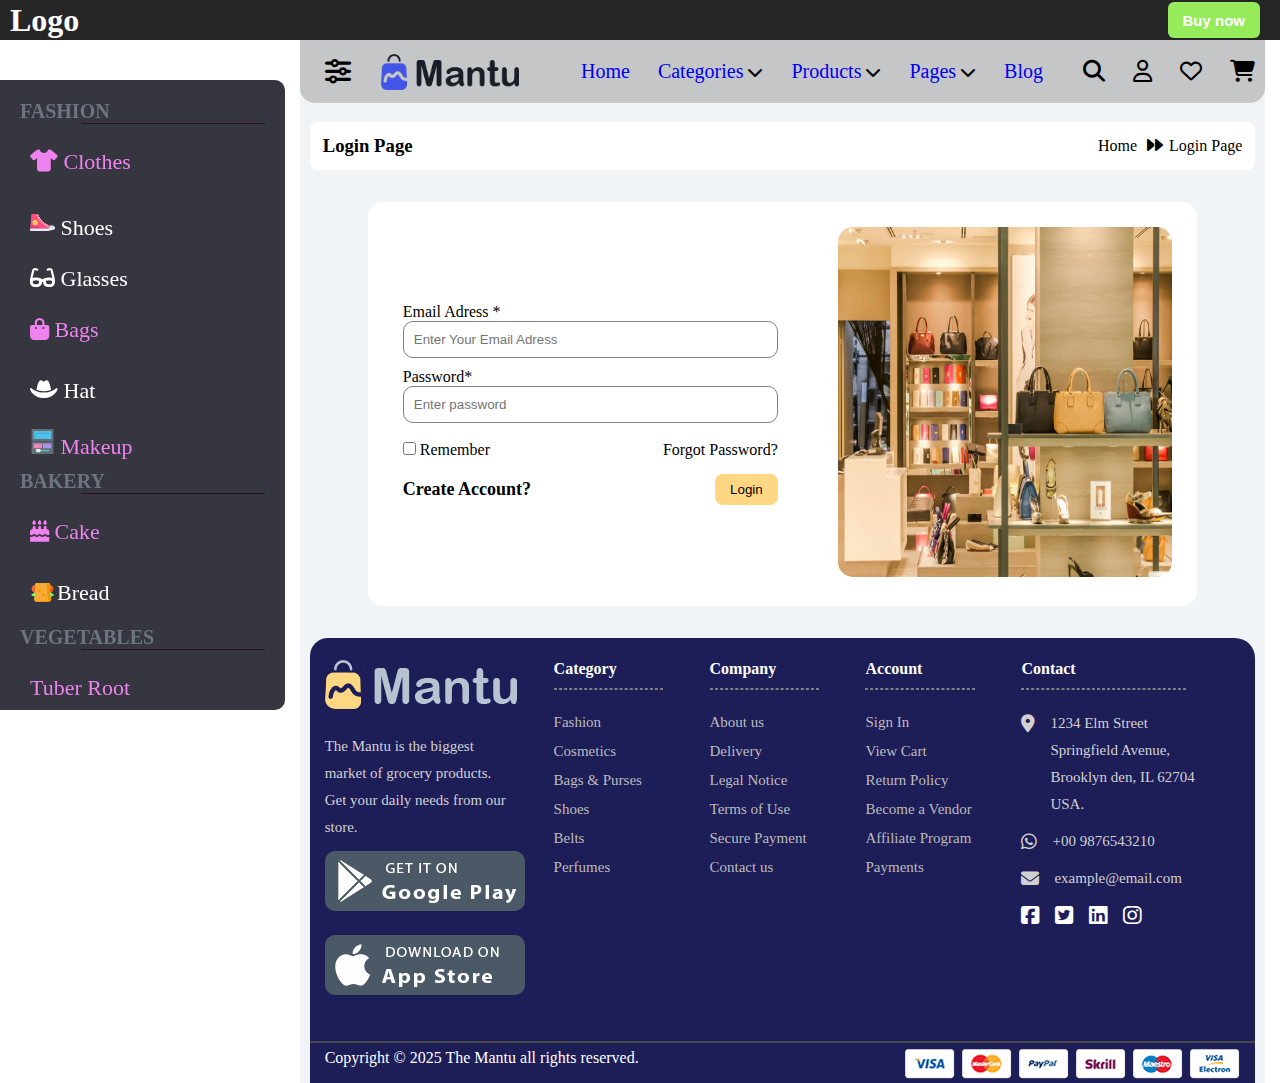
<file: login.html>
<!DOCTYPE html>
<html>

<head>
    <meta charset="UTF-8">
    <meta name="viewport" content="width=device-width, initial-scale=1.0">
    <title>Login Page</title>
    <link rel="stylesheet" href="login.css">
    <link rel="stylesheet" href="https://cdnjs.cloudflare.com/ajax/libs/font-awesome/6.4.0/css/all.min.css">
</head>

<body>

    <div class="header">
        <h1>Logo</h1>
        <button type="button" class="buy">Buy now</button>
    </div>

    <div class="Home" id="Home-container">
        <div class="sidebar" id="sidebar">
            <div class="side-container">
                <div class="close-side">
                    <i class="fa-solid fa-xmark" id="closeside" style="cursor:pointer;"></i>
                </div>
                <h4>FASHION</h4>
                <div class="line"></div>
                <details>
                    <summary><i class="fa-solid fa-shirt"></i> Clothes</summary>
                    <ul class="summary">
                        <li><a href="">Shirts</a></li>
                        <li><a href="">Tshirts</a></li>
                        <li><a href="">Gowns</a></li>
                        <li><a href="">Pants</a></li>
                    </ul>
                </details>
                <li class="no-mark"><a href=""><img src="./Images/shoes.svg" style="width:25px;height:25px;"
                            alt="shoes">
                        Shoes</a></li>
                <li class="no-mark"><a href=""><i class="fa-solid fa-glasses"></i> Glasses</a></li>
                <details>
                    <summary> <i class="fa-solid fa-bag-shopping"></i> Bags</summary>
                    <ul class="summary">
                        <li><a href="">Purse</a></li>
                        <li><a href="">Bags</a></li>
                        <li><a href="">Wallet</a></li>
                    </ul>
                </details>
                <li class="no-mark"><a href=""><i class="fa-solid fa-hat-cowboy"></i> Hat</a></li>
                <details>
                    <summary><img src="./Images/makeup.svg" style="width:25px;height:25px;" alt="shoes"> Makeup
                    </summary>
                    <ul class="summary">
                        <li><a href="">Lipstick</a></li>
                        <li><a href="">EyeLiner</a></li>
                        <li><a href="">Nail Paint</a></li>
                        <li><a href="">Makeup Kit</a></li>
                    </ul>
                </details>

                <h4>BAKERY </h4>
                <div class="line"></div>
                <details>
                    <summary><i class="fa-solid fa-cake-candles"></i> Cake</summary>
                    <ul class="summary">
                        <li><a href="">Cup Cake</a></li>
                        <li><a href="">Pastry</a></li>
                        <li><a href="">Cake</a></li>
                    </ul>
                </details>
                <li class="no-mark"><img src="./Images/bread.svg" style="width:25px;height:25px;" alt="bread"><a
                        href="">Bread</a></li>

                <h4>VEGETABLES </h4>
                <div class="line"></div>
                <details>
                    <summary>Tuber Root</summary>
                    <ul class="summary">
                        <li><a href="">Sweet Potato</a></li>
                        <li><a href="">Ginger</a></li>
                        <li><a href="">Cassava</a></li>
                    </ul>
                </details>
                <li class="no-mark">
                    <img src="./Images/tomato.svg" style="width:25px;height:25px;" alt="tom">
                    <a href="">Tomato</a>
                </li>
                <li class="no-mark">
                    <img src="./Images/lemon.svg" style="width:25px;height:25px;" alt="lemons">
                    <a href=""> Lemon</a>
                </li>

                <h4>VEGETABLES </h4>
                <div class="line"></div>
                <li class="no-mark"><a href="">Avocado</a></li>
                <li class="no-mark"><a href="">Strawberry</a></li>
                <li class="no-mark"><a href="">Cherry</a></li>
                <li class="no-mark"><a href="">Lychee</a></li>
            </div>
        </div>
        <div class="main-content" id="main-content">
            <div class="navbar">
                <div class="nav-left">
                    <div class="sidebar-toggle" id="sidebarToggle">
                        <i class="fa-solid fa-sliders" style="font-size:26px;padding:0px 15px; cursor:pointer"></i>
                    </div>
                    <img src="./Images/logo.png" alt="Logo" style="width:138px;height:36px">
                    <div class="navtoggler" id="navToggler">
                        <i class="fa-solid fa-bars"></i>
                    </div>
                </div>

                <div class="navbar-menu">
                    <ul class="nav-items" style="list-style:none;">
                        <li class="close-btn">
                            <i class="fa-solid fa-xmark" id="closeNav" style="cursor:pointer;"></i>
                        </li>
                        <li><a href="home.html">Home</a></li>

                        <li class="dropdown" id="dropdown1">
                            <div class="mob-chev">
                                <a href="#">Categories</a>
                                <i class="fa-solid fa-chevron-down"></i>
                            </div>
                            <div class="dropdown-content">
                                <div class="items">
                                    <a href="#">Classic</a>
                                    <hr />
                                    <a href="#">Shop Right Sidebar</a>
                                    <a href="#">Banner Right Sidebar</a>
                                    <a href="#">Shop Full Width</a>
                                </div>
                                <div class="items">
                                    <a href="#">List</a>
                                    <hr />
                                    <a href="#">Shop Right Sidebar</a>
                                    <a href="#">Banner Right Sidebar</a>
                                    <a href="#">Shop Full Width</a>
                                </div>
                            </div>
                        </li>
                        <li class="dropdown" id="dropdown2">
                            <div class="mob-chev">
                                <a href="#">Products</a>
                                <i class="fa-solid fa-chevron-down"></i>
                            </div>
                            <div class="dropdown-contents" id="dropcontent1">
                                <div class="item">
                                    <a href="Product.html">Product Detail</a>
                                    <a href="#">Product Accordion</a>
                                    <a href="#">Product Full Width</a>
                                    <a href="#">Accordion Full width</a>
                                </div>
                            </div>

                        </li>
                        <li class="dropdown" id="dropdown3">
                            <div class="mob-chev">
                                <a href="#">Pages</a>
                                <i class="fa-solid fa-chevron-down"></i>
                            </div>
                            <div class="dropdown-contents" id="dropcontent2">
                                <div class="item">
                                    <div class="inner-drop">
                                        <a href="#">Blog <span class="down-arrow"> v<span /> </a>
                                        <div class="inner-dropcontent">
                                            <a href="ProductDetail.html">Product Detail</a>
                                            <a href="productaccordion.html">Product Accordion</a>
                                            <a href="#">Product Full Width</a>
                                            <a href="#">Accordion Full width</a>
                                        </div>

                                    </div>

                                    <a href="Aboutus.html">About Us</a>
                                    <a href="Contactus.html">Contact Us</a>
                                    <a href="Cart.html">Cart</a>
                                    <a href="Checkout.html">Checkout</a>
                                    <a href="compare.html">Compare</a>
                                    <a href="Faq.html">Faq</a>
                                    <a href="login.html">Login</a>
                                    <a href="Register.html">Register</a>
                                </div>
                        </li>
                        <li><a href="home.html">Blog</a></li>
                    </ul>
                    <div class="nav-icons">
                        <li><i class="fa-solid fa-magnifying-glass"></i></li>
                        <li><i class="fa-regular fa-user"></i></li>
                        <li><i class="fa-regular fa-heart"></i></li>
                        <li><i class="fa-solid fa-cart-shopping"></i></li>
                    </div>
                </div>
            </div>



            <!-- Main Content -->
            <!-- First Section Title -->
            <div class="cart-first">
                <div class="cart-title">
                    <h3>Login Page</h3>
                    <div> <span> Home </span> <span><i class="fa-solid fa-forward icon-gap"></i>Login Page</span>
                    </div>
                </div>
            </div>

            <!--Checkout -section -->
            <div class="login-section">
                <div class="login-form">
                    <form>
                        <label for="">Email Adress *</label>
                        <input type="text" placeholder="Enter Your Email Adress">
                        <label for="">Password*</label>
                        <input type="text" placeholder="Enter password">
                        <div class="forgot">
                            <div>
                                <input type="Checkbox">
                                <label for="remember">Remember</label>
                            </div>
                            <a href="#" class="password-forgot">Forgot Password?</a>
                        </div>
                        <div class="logins">
                            <a href="">Create Account?</a>
                            <button>Login</button>
                        </div>
                    </form>

                </div>
                <div class="login-img">
                    <img src="./Images/about-3 (1).png" alt="">


                </div>
            </div>




            <!-- Footer-section -->
            <div class="footer-section">
                <div class="footer">
                    <div class="footer-top">
                        <div class="grid-1">
                            <img src="./Images/logo-dark.png" alt="logo">
                            <p>The Mantu is the biggest market of grocery products. Get your daily needs from our store.
                            </p>
                            <img src="./Images/android.png" alt="android">
                            <img src="./Images/apple.png" alt="apple">
                        </div>
                        <div class="grid-2">
                            <h4>Category</h4>
                            <div class="underline"></div>
                            <ul>
                                <li>Fashion</li>
                                <li>Cosmetics</li>
                                <li>Bags & Purses</li>
                                <li>Shoes</li>
                                <li>Belts</li>
                                <li>Perfumes</li>
                            </ul>
                        </div>
                        <div class="grid-3">
                            <h4>Company</h4>
                            <div class="underline"></div>
                            <ul>
                                <li>About us</li>
                                <li>Delivery</li>
                                <li>Legal Notice</li>
                                <li>Terms of Use</li>
                                <li>Secure Payment</li>
                                <li>Contact us</li>
                            </ul>
                        </div>
                        <div class="grid-4">

                            <h4>Account</h4>
                            <div class="underline"></div>
                            <ul>
                                <li>Sign In</li>
                                <li>View Cart</li>
                                <li>Return Policy</li>
                                <li>Become a Vendor</li>
                                <li>Affiliate Program</li>
                                <li>Payments</li>
                            </ul>
                        </div>
                        <div class="grid-5">
                            <h4>Contact</h4>
                            <div class="underline"></div>
                            <div class="adress">
                                <p><i class="fa-solid fa-location-dot ad-icon"></i>1234 Elm Street Springfield Avenue,
                                    Brooklyn den, IL
                                    62704 USA.</p>
                                <p><i class="fa-brands fa-whatsapp ad-icon"></i> +00 9876543210</p>
                                <p><i class="fa-solid fa-envelope ad-icon"></i> example@email.com</p>
                                <div class="social-icons">
                                    <span><i class="fa-brands fa-square-facebook"></i></span>
                                    <span><i class="fa-brands fa-square-twitter"></i></span>
                                    <span><i class="fa-brands fa-linkedin"></i></span>
                                    <span><i class="fa-brands fa-instagram"></i></span>
                                </div>
                            </div>

                        </div>

                    </div>
                    <div class="footer-bottom">
                        <div class="topline"></div>
                        <div class="bottom">
                            <p>Copyright © 2025 The Mantu all rights reserved.</p>
                            <div>
                                <img src="./Images/payment.png">
                            </div>
                        </div>
                    </div>
                </div>
            </div>

        </div>




    </div>
    </div>
</body>

</html>
</file>
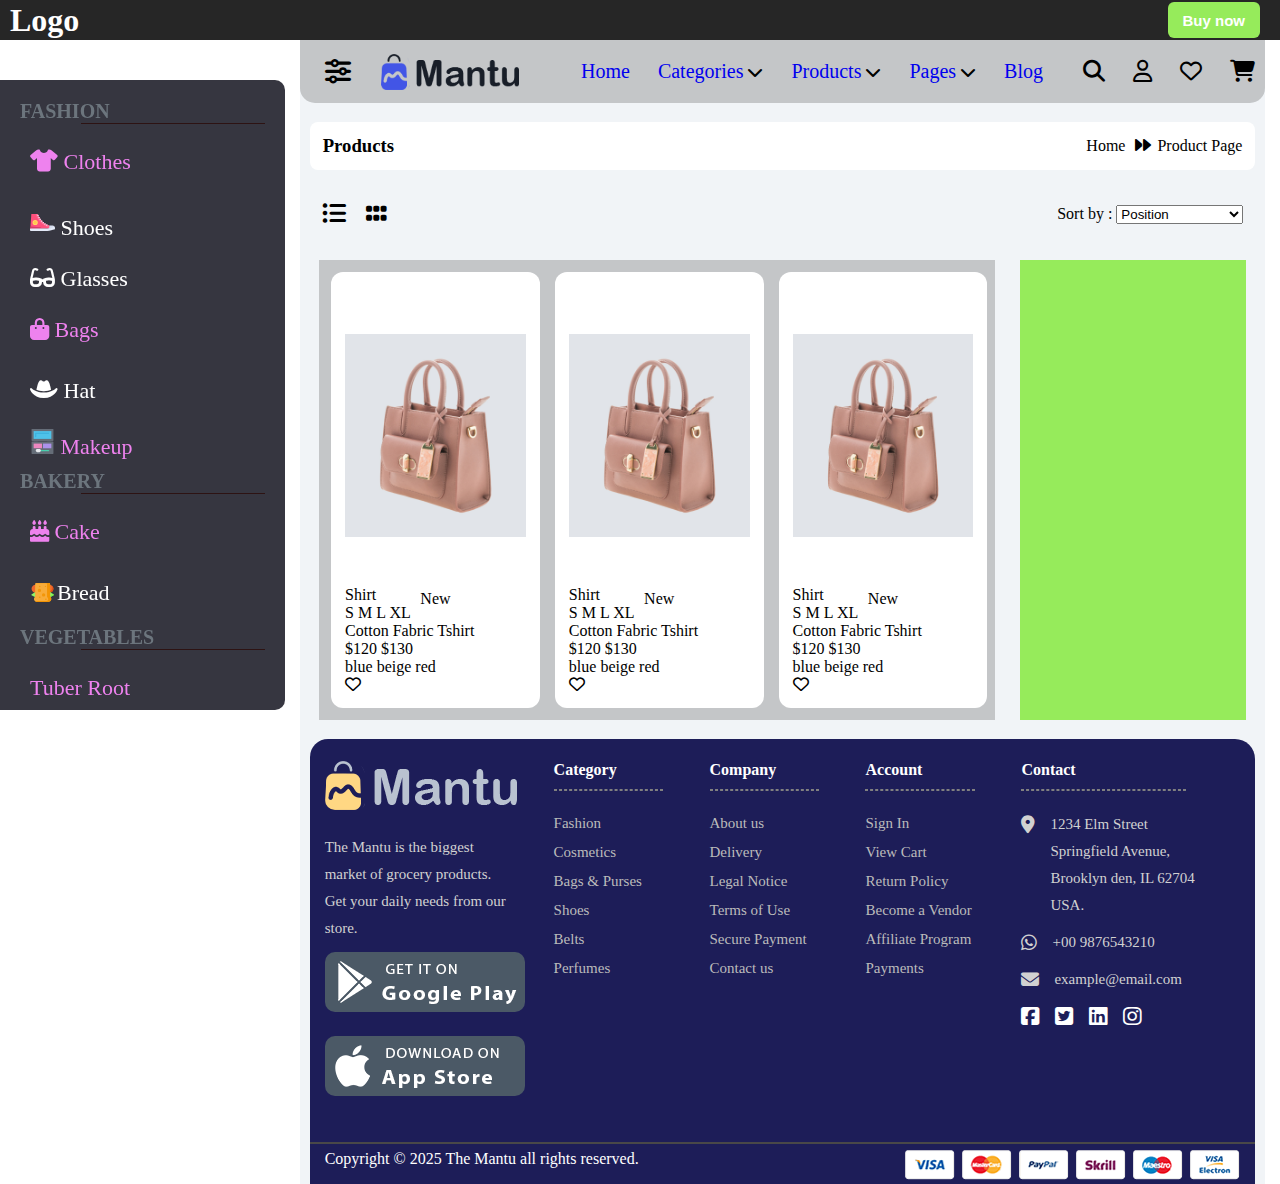
<file: Product.html>
<!DOCTYPE html>
<html>

<head>
    <meta charset="UTF-8">
    <meta name="viewport" content="width=device-width, initial-scale=1.0">
    <title>Cart Page</title>
    <link rel="stylesheet" href="Product.css">
    <link rel="stylesheet" href="https://cdnjs.cloudflare.com/ajax/libs/font-awesome/6.4.0/css/all.min.css">
</head>

<body>

    <div class="header">
        <h1>Logo</h1>
        <button type="button" class="buy">Buy now</button>
    </div>

    <div class="Home" id="Home-container">
        <div class="sidebar" id="sidebar">
            <div class="side-container">
                <div class="close-side">
                    <i class="fa-solid fa-xmark" id="closeside" style="cursor:pointer;"></i>
                </div>
                <h4>FASHION</h4>
                <div class="line"></div>
                <details>
                    <summary><i class="fa-solid fa-shirt"></i> Clothes</summary>
                    <ul class="summary">
                        <li><a href="">Shirts</a></li>
                        <li><a href="">Tshirts</a></li>
                        <li><a href="">Gowns</a></li>
                        <li><a href="">Pants</a></li>
                    </ul>
                </details>
                <li class="no-mark"><a href=""><img src="./Images/shoes.svg" style="width:25px;height:25px;"
                            alt="shoes">
                        Shoes</a></li>
                <li class="no-mark"><a href=""><i class="fa-solid fa-glasses"></i> Glasses</a></li>
                <details>
                    <summary> <i class="fa-solid fa-bag-shopping"></i> Bags</summary>
                    <ul class="summary">
                        <li><a href="">Purse</a></li>
                        <li><a href="">Bags</a></li>
                        <li><a href="">Wallet</a></li>
                    </ul>
                </details>
                <li class="no-mark"><a href=""><i class="fa-solid fa-hat-cowboy"></i> Hat</a></li>
                <details>
                    <summary><img src="./Images/makeup.svg" style="width:25px;height:25px;" alt="shoes"> Makeup
                    </summary>
                    <ul class="summary">
                        <li><a href="">Lipstick</a></li>
                        <li><a href="">EyeLiner</a></li>
                        <li><a href="">Nail Paint</a></li>
                        <li><a href="">Makeup Kit</a></li>
                    </ul>
                </details>

                <h4>BAKERY </h4>
                <div class="line"></div>
                <details>
                    <summary><i class="fa-solid fa-cake-candles"></i> Cake</summary>
                    <ul class="summary">
                        <li><a href="">Cup Cake</a></li>
                        <li><a href="">Pastry</a></li>
                        <li><a href="">Cake</a></li>
                    </ul>
                </details>
                <li class="no-mark"><img src="./Images/bread.svg" style="width:25px;height:25px;" alt="bread"><a
                        href="">Bread</a></li>

                <h4>VEGETABLES </h4>
                <div class="line"></div>
                <details>
                    <summary>Tuber Root</summary>
                    <ul class="summary">
                        <li><a href="">Sweet Potato</a></li>
                        <li><a href="">Ginger</a></li>
                        <li><a href="">Cassava</a></li>
                    </ul>
                </details>
                <li class="no-mark">
                    <img src="./Images/tomato.svg" style="width:25px;height:25px;" alt="tom">
                    <a href="">Tomato</a>
                </li>
                <li class="no-mark">
                    <img src="./Images/lemon.svg" style="width:25px;height:25px;" alt="lemons">
                    <a href=""> Lemon</a>
                </li>

                <h4>VEGETABLES </h4>
                <div class="line"></div>
                <li class="no-mark"><a href="">Avocado</a></li>
                <li class="no-mark"><a href="">Strawberry</a></li>
                <li class="no-mark"><a href="">Cherry</a></li>
                <li class="no-mark"><a href="">Lychee</a></li>
            </div>
        </div>
        <div class="main-content" id="main-content">
            <div class="navbar">
                <div class="nav-left">
                    <div class="sidebar-toggle" id="sidebarToggle">
                        <i class="fa-solid fa-sliders" style="font-size:26px;padding:0px 15px; cursor:pointer"></i>
                    </div>
                    <img src="./Images/logo.png" alt="Logo" style="width:138px;height:36px">
                    <div class="navtoggler" id="navToggler">
                        <i class="fa-solid fa-bars"></i>
                    </div>
                </div>

                <div class="navbar-menu">
                    <ul class="nav-items" style="list-style:none;">
                        <li class="close-btn">
                            <i class="fa-solid fa-xmark" id="closeNav" style="cursor:pointer;"></i>
                        </li>
                        <li><a href="home.html">Home</a></li>

                        <li class="dropdown" id="dropdown1">
                            <div class="mob-chev">
                                <a href="#">Categories</a>
                                <i class="fa-solid fa-chevron-down"></i>
                            </div>
                            <div class="dropdown-content">
                                <div class="items">
                                    <a href="#">Classic</a>
                                    <hr />
                                    <a href="#">Shop Right Sidebar</a>
                                    <a href="#">Banner Right Sidebar</a>
                                    <a href="#">Shop Full Width</a>
                                </div>
                                <div class="items">
                                    <a href="#">List</a>
                                    <hr />
                                    <a href="#">Shop Right Sidebar</a>
                                    <a href="#">Banner Right Sidebar</a>
                                    <a href="#">Shop Full Width</a>
                                </div>
                            </div>
                        </li>
                        <li class="dropdown" id="dropdown2">
                            <div class="mob-chev">
                                <a href="#">Products</a>
                                <i class="fa-solid fa-chevron-down"></i>
                            </div>
                            <div class="dropdown-contents" id="dropcontent1">
                                <div class="item">
                                    <a href="Product.html">Product Detail</a>
                                    <a href="#">Product Accordion</a>
                                    <a href="#">Product Full Width</a>
                                    <a href="#">Accordion Full width</a>
                                </div>
                            </div>

                        </li>
                        <li class="dropdown" id="dropdown3">
                            <div class="mob-chev">
                                <a href="#">Pages</a>
                                <i class="fa-solid fa-chevron-down"></i>
                            </div>
                            <div class="dropdown-contents" id="dropcontent2">
                                <div class="item">
                                    <div class="inner-drop">
                                        <a href="#">Blog <span class="down-arrow"> v<span /> </a>
                                        <div class="inner-dropcontent">
                                            <a href="Product.html">Product Detail</a>
                                            <a href="#">Product Accordion</a>
                                            <a href="#">Product Full Width</a>
                                            <a href="#">Accordion Full width</a>
                                        </div>

                                    </div>

                                    <a href="Aboutus.html">About Us</a>
                                    <a href="Contactus.html">Contact Us</a>
                                    <a href="Cart.html">Cart</a>
                                    <a href="">Checkout</a>
                                    <a href="">Compare</a>
                                    <a href="">Faq</a>
                                    <a href="">Login</a>
                                    <a href="">Register</a>
                                </div>
                        </li>
                        <li><a href="home.html">Blog</a></li>
                    </ul>
                    <div class="nav-icons">
                        <li><i class="fa-solid fa-magnifying-glass"></i></li>
                        <li><i class="fa-regular fa-user"></i></li>
                        <li><i class="fa-regular fa-heart"></i></li>
                        <li><i class="fa-solid fa-cart-shopping"></i></li>
                    </div>
                </div>
            </div>
            <!-- Main Content -->


            <!-- First Section Title -->
            <div class="cart-first">
                <div class="cart-title">
                    <h3>Products</h3>
                    <div> <span> Home </span> <span><i class="fa-solid fa-forward icon-gap"></i>Product Page</span>
                    </div>
                </div>
            </div>


            <!-- Product Section -->

            <div class="product">
                <div class="product-top-section">
                    <div class="prod-icons">
                        <span><i class="fa-solid fa-list-ul"></i></span>
                        <span><i class="fa-solid fa-grip"></i></span>
                    </div>
                    <div class="prod-sort">
                        <label for="">Sort by :</label>
                        <select name="sort" id="">
                            <option value="Position">Position</option>
                            <option value="Relevance">Relevance</option>
                            <option value="Price">Price,High to Low</option>
                            <option value="Price">Price,Low to High</option>
                        </select>
                    </div>
                </div>
                <div class="product-main-section">
                    <div class="prods-sec">
                        <div class="prod-container">
                            <div class="prod-item">
                                <div class="prodimg">
                                    <img src="./Images/39.jpg" alt="">
                                    <span class="discount-label"> New</span>
                                </div>
                                <div class="prod-size">
                                    <div>Shirt</div>
                                    <div>S M L XL</div>
                                </div>
                                <div class="prod-name">Cotton Fabric Tshirt</div>
                                <div class="prod-price"><span class="new-price">$120</span> <span
                                        class="old-price">$130</span></div>
                                <div class="prod-colors">
                                    <div>
                                        <span>blue</span>
                                        <span>beige</span>
                                        <span>red</span>
                                    </div>
                                    <div><i class="fa-regular fa-heart"></i></div>
                                </div>


                            </div>
                            <div class="prod-item">
                                <div class="prodimg">
                                    <img src="./Images/39.jpg" alt="">
                                    <span class="discount-label"> New</span>
                                </div>
                                <div class="prod-size">
                                    <div>Shirt</div>
                                    <div>S M L XL</div>
                                </div>
                                <div class="prod-name">Cotton Fabric Tshirt</div>
                                <div class="prod-price"><span class="new-price">$120</span> <span
                                        class="old-price">$130</span></div>
                                <div class="prod-colors">
                                    <div>
                                        <span>blue</span>
                                        <span>beige</span>
                                        <span>red</span>
                                    </div>
                                    <div><i class="fa-regular fa-heart"></i></div>
                                </div>


                            </div>
                            <div class="prod-item">
                                <div class="prodimg">
                                    <img src="./Images/39.jpg" alt="">
                                    <span class="discount-label"> New</span>
                                </div>
                                <div class="prod-size">
                                    <div>Shirt</div>
                                    <div>S M L XL</div>
                                </div>
                                <div class="prod-name">Cotton Fabric Tshirt</div>
                                <div class="prod-price"><span class="new-price">$120</span> <span
                                        class="old-price">$130</span></div>
                                <div class="prod-colors">
                                    <div>
                                        <span>blue</span>
                                        <span>beige</span>
                                        <span>red</span>
                                    </div>
                                    <div><i class="fa-regular fa-heart"></i></div>
                                </div>


                            </div>
                        </div>
                    </div>
                    <div class="filter-sec">
                    </div>
                </div>
            </div>







            <!-- Footer-section -->
            <div class="footer-section">
                <div class="footer">
                    <div class="footer-top">
                        <div class="grid-1">
                            <img src="./Images/logo-dark.png" alt="logo">
                            <p>The Mantu is the biggest market of grocery products. Get your daily needs from our store.
                            </p>
                            <img src="./Images/android.png" alt="android">
                            <img src="./Images/apple.png" alt="apple">
                        </div>
                        <div class="grid-2">
                            <h4>Category</h4>
                            <div class="underline"></div>
                            <ul>
                                <li>Fashion</li>
                                <li>Cosmetics</li>
                                <li>Bags & Purses</li>
                                <li>Shoes</li>
                                <li>Belts</li>
                                <li>Perfumes</li>
                            </ul>
                        </div>
                        <div class="grid-3">
                            <h4>Company</h4>
                            <div class="underline"></div>
                            <ul>
                                <li>About us</li>
                                <li>Delivery</li>
                                <li>Legal Notice</li>
                                <li>Terms of Use</li>
                                <li>Secure Payment</li>
                                <li>Contact us</li>
                            </ul>
                        </div>
                        <div class="grid-4">

                            <h4>Account</h4>
                            <div class="underline"></div>
                            <ul>
                                <li>Sign In</li>
                                <li>View Cart</li>
                                <li>Return Policy</li>
                                <li>Become a Vendor</li>
                                <li>Affiliate Program</li>
                                <li>Payments</li>
                            </ul>
                        </div>
                        <div class="grid-5">
                            <h4>Contact</h4>
                            <div class="underline"></div>
                            <div class="adress">
                                <p><i class="fa-solid fa-location-dot ad-icon"></i>1234 Elm Street Springfield Avenue,
                                    Brooklyn den, IL
                                    62704 USA.</p>
                                <p><i class="fa-brands fa-whatsapp ad-icon"></i> +00 9876543210</p>
                                <p><i class="fa-solid fa-envelope ad-icon"></i> example@email.com</p>
                                <div class="social-icons">
                                    <span><i class="fa-brands fa-square-facebook"></i></span>
                                    <span><i class="fa-brands fa-square-twitter"></i></span>
                                    <span><i class="fa-brands fa-linkedin"></i></span>
                                    <span><i class="fa-brands fa-instagram"></i></span>
                                </div>
                            </div>

                        </div>

                    </div>
                    <div class="footer-bottom">
                        <div class="topline"></div>
                        <div class="bottom">
                            <p>Copyright © 2025 The Mantu all rights reserved.</p>
                            <div>
                                <img src="./Images/payment.png">
                            </div>
                        </div>
                    </div>
                </div>
            </div>


        </div>
    </div>

    <script src="script.js"></script>
</body>

</html>
</file>
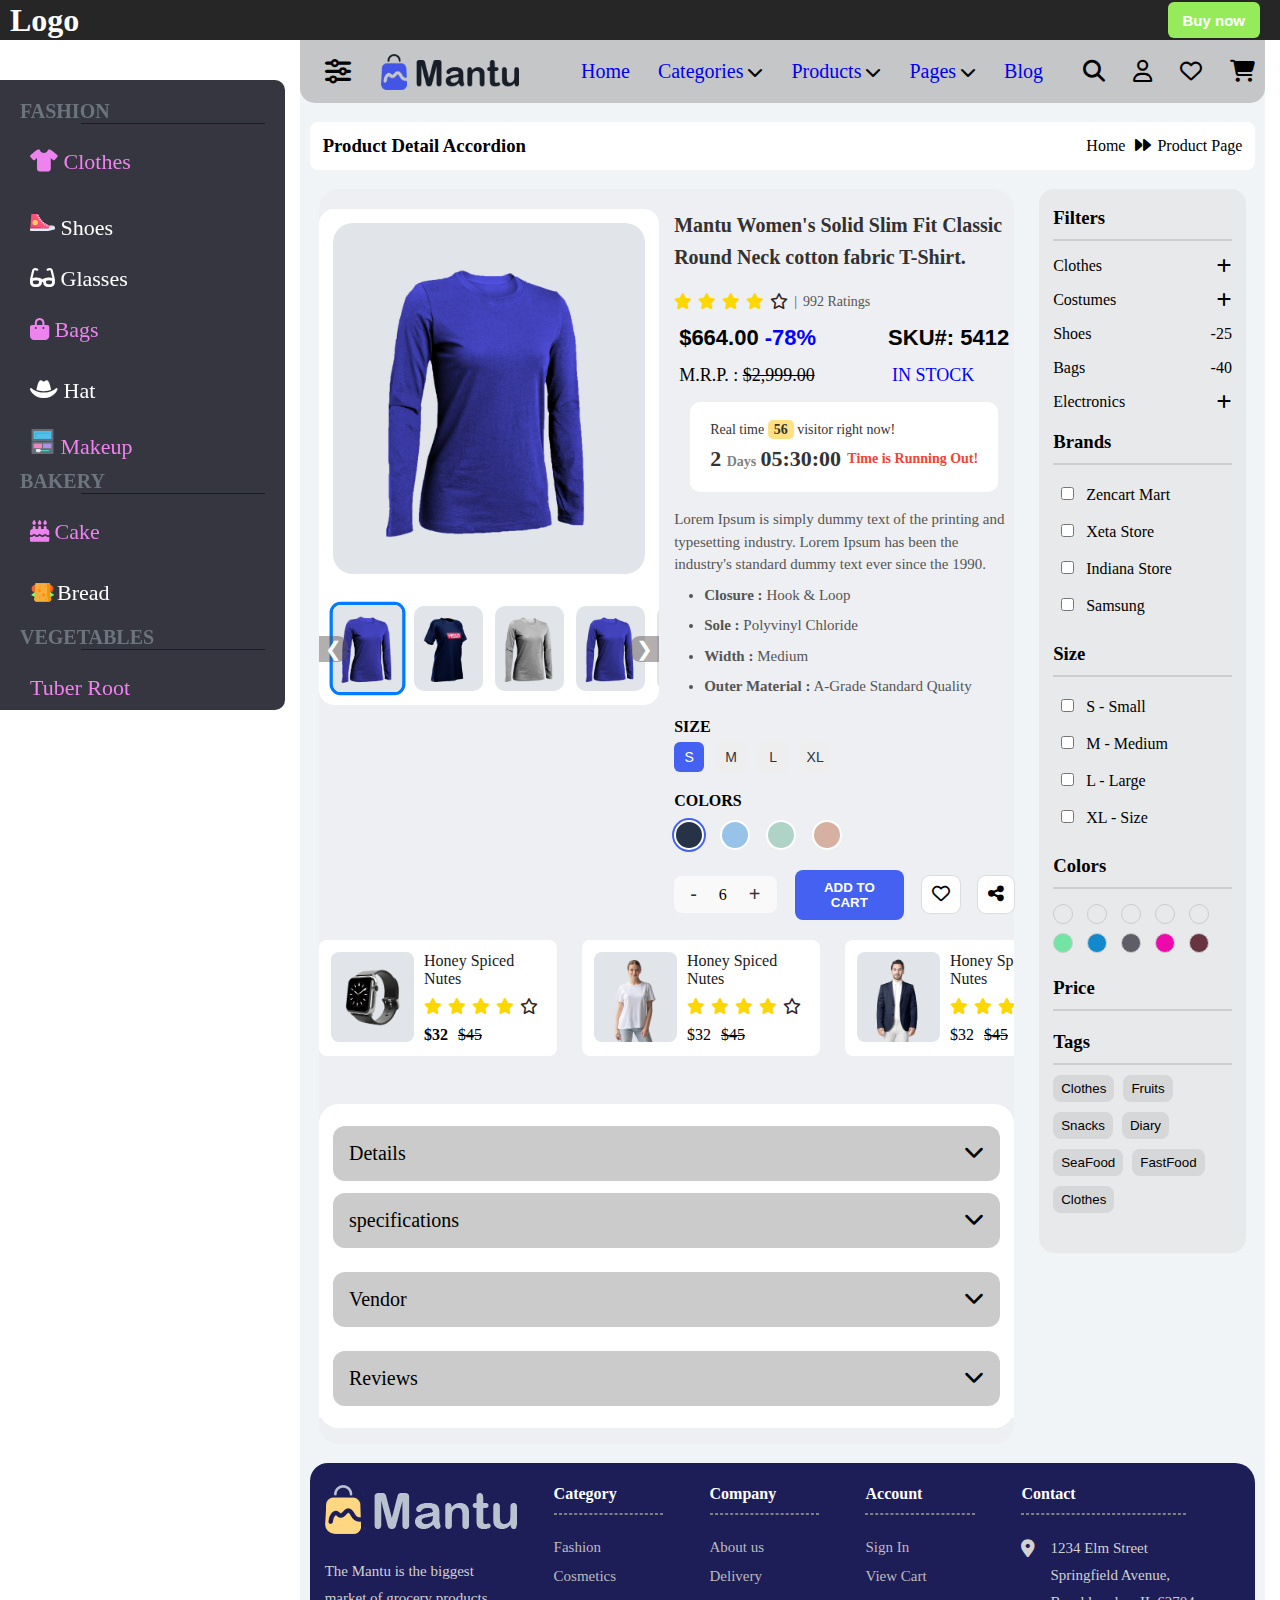
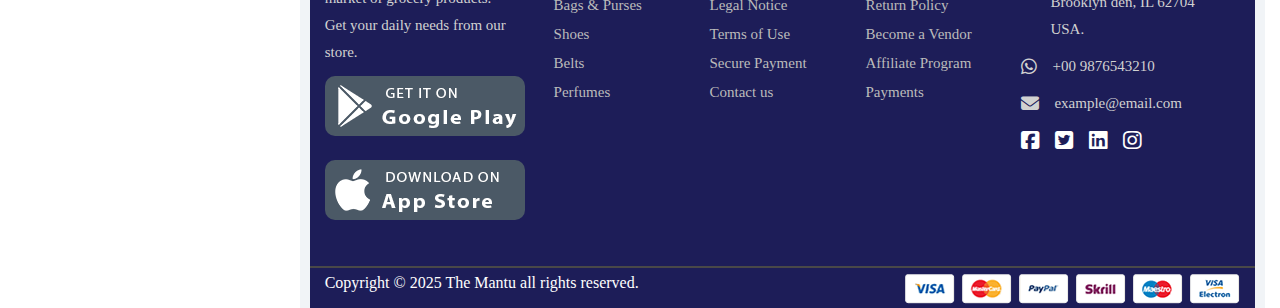
<file: productaccordion.html>
<!DOCTYPE html>
<html>

<head>
    <meta charset="UTF-8">
    <meta name="viewport" content="width=device-width, initial-scale=1.0">
    <title>Accordion Page</title>
    <link rel="stylesheet" href="productaccord.css">
    <link rel="stylesheet" href="https://cdnjs.cloudflare.com/ajax/libs/font-awesome/6.4.0/css/all.min.css">
</head>

<body>

    <div class="header">
        <h1>Logo</h1>
        <button type="button" class="buy">Buy now</button>
    </div>

    <div class="Home" id="Home-container">
        <div class="sidebar" id="sidebar">
            <div class="side-container">
                <div class="close-side">
                    <i class="fa-solid fa-xmark" id="closeside" style="cursor:pointer;"></i>
                </div>
                <h4>FASHION</h4>
                <div class="line"></div>
                <details>
                    <summary><i class="fa-solid fa-shirt"></i> Clothes</summary>
                    <ul class="summary">
                        <li><a href="">Shirts</a></li>
                        <li><a href="">Tshirts</a></li>
                        <li><a href="">Gowns</a></li>
                        <li><a href="">Pants</a></li>
                    </ul>
                </details>
                <li class="no-mark"><a href=""><img src="./Images/shoes.svg" style="width:25px;height:25px;"
                            alt="shoes">
                        Shoes</a></li>
                <li class="no-mark"><a href=""><i class="fa-solid fa-glasses"></i> Glasses</a></li>
                <details>
                    <summary> <i class="fa-solid fa-bag-shopping"></i> Bags</summary>
                    <ul class="summary">
                        <li><a href="">Purse</a></li>
                        <li><a href="">Bags</a></li>
                        <li><a href="">Wallet</a></li>
                    </ul>
                </details>
                <li class="no-mark"><a href=""><i class="fa-solid fa-hat-cowboy"></i> Hat</a></li>
                <details>
                    <summary><img src="./Images/makeup.svg" style="width:25px;height:25px;" alt="shoes"> Makeup
                    </summary>
                    <ul class="summary">
                        <li><a href="">Lipstick</a></li>
                        <li><a href="">EyeLiner</a></li>
                        <li><a href="">Nail Paint</a></li>
                        <li><a href="">Makeup Kit</a></li>
                    </ul>
                </details>

                <h4>BAKERY </h4>
                <div class="line"></div>
                <details>
                    <summary><i class="fa-solid fa-cake-candles"></i> Cake</summary>
                    <ul class="summary">
                        <li><a href="">Cup Cake</a></li>
                        <li><a href="">Pastry</a></li>
                        <li><a href="">Cake</a></li>
                    </ul>
                </details>
                <li class="no-mark"><img src="./Images/bread.svg" style="width:25px;height:25px;" alt="bread"><a
                        href="">Bread</a></li>

                <h4>VEGETABLES </h4>
                <div class="line"></div>
                <details>
                    <summary>Tuber Root</summary>
                    <ul class="summary">
                        <li><a href="">Sweet Potato</a></li>
                        <li><a href="">Ginger</a></li>
                        <li><a href="">Cassava</a></li>
                    </ul>
                </details>
                <li class="no-mark">
                    <img src="./Images/tomato.svg" style="width:25px;height:25px;" alt="tom">
                    <a href="">Tomato</a>
                </li>
                <li class="no-mark">
                    <img src="./Images/lemon.svg" style="width:25px;height:25px;" alt="lemons">
                    <a href=""> Lemon</a>
                </li>

                <h4>VEGETABLES </h4>
                <div class="line"></div>
                <li class="no-mark"><a href="">Avocado</a></li>
                <li class="no-mark"><a href="">Strawberry</a></li>
                <li class="no-mark"><a href="">Cherry</a></li>
                <li class="no-mark"><a href="">Lychee</a></li>
            </div>
        </div>
        <div class="main-content" id="main-content">
            <div class="navbar">
                <div class="nav-left">
                    <div class="sidebar-toggle" id="sidebarToggle">
                        <i class="fa-solid fa-sliders" style="font-size:26px;padding:0px 15px; cursor:pointer"></i>
                    </div>
                    <img src="./Images/logo.png" alt="Logo" style="width:138px;height:36px">
                    <div class="navtoggler" id="navToggler">
                        <i class="fa-solid fa-bars"></i>
                    </div>
                </div>

                <div class="navbar-menu">
                    <ul class="nav-items" style="list-style:none;">
                        <li class="close-btn">
                            <i class="fa-solid fa-xmark" id="closeNav" style="cursor:pointer;"></i>
                        </li>
                        <li><a href="home.html">Home</a></li>

                        <li class="dropdown" id="dropdown1">
                            <div class="mob-chev">
                                <a href="#">Categories</a>
                                <i class="fa-solid fa-chevron-down"></i>
                            </div>
                            <div class="dropdown-content">
                                <div class="items">
                                    <a href="#">Classic</a>
                                    <hr />
                                    <a href="#">Shop Right Sidebar</a>
                                    <a href="#">Banner Right Sidebar</a>
                                    <a href="#">Shop Full Width</a>
                                </div>
                                <div class="items">
                                    <a href="#">List</a>
                                    <hr />
                                    <a href="#">Shop Right Sidebar</a>
                                    <a href="#">Banner Right Sidebar</a>
                                    <a href="#">Shop Full Width</a>
                                </div>
                            </div>
                        </li>
                        <li class="dropdown" id="dropdown2">
                            <div class="mob-chev">
                                <a href="#">Products</a>
                                <i class="fa-solid fa-chevron-down"></i>
                            </div>
                            <div class="dropdown-contents" id="dropcontent1">
                                <div class="item">
                                    <a href="Product.html">Product Detail</a>
                                    <a href="#">Product Accordion</a>
                                    <a href="#">Product Full Width</a>
                                    <a href="#">Accordion Full width</a>
                                </div>
                            </div>

                        </li>
                        <li class="dropdown" id="dropdown3">
                            <div class="mob-chev">
                                <a href="#">Pages</a>
                                <i class="fa-solid fa-chevron-down"></i>
                            </div>
                            <div class="dropdown-contents" id="dropcontent2">
                                <div class="item">
                                    <div class="inner-drop">
                                        <a href="#">Blog <span class="down-arrow"> v<span /> </a>
                                        <div class="inner-dropcontent">
                                            <a href="ProductDetail.html">Product Detail</a>
                                            <a href="productaccordion.html">Product Accordion</a>
                                            <a href="#">Product Full Width</a>
                                            <a href="#">Accordion Full width</a>
                                        </div>

                                    </div>

                                    <a href="Aboutus.html">About Us</a>
                                    <a href="Contactus.html">Contact Us</a>
                                    <a href="Cart.html">Cart</a>
                                    <a href="Checkout.html">Checkout</a>
                                    <a href="compare.html">Compare</a>
                                    <a href="Faq.html">Faq</a>
                                    <a href="login.html">Login</a>
                                    <a href="Register.html">Register</a>
                                </div>
                        </li>
                        <li><a href="home.html">Blog</a></li>
                    </ul>
                    <div class="nav-icons">
                        <li><i class="fa-solid fa-magnifying-glass"></i></li>
                        <li><i class="fa-regular fa-user"></i></li>
                        <li><i class="fa-regular fa-heart"></i></li>
                        <li><i class="fa-solid fa-cart-shopping"></i></li>
                    </div>
                </div>
            </div>



            <!-- Main Content -->
            <!-- First Section Title -->
            <div class="cart-first">
                <div class="cart-title">
                    <h3>Product Detail Accordion</h3>
                    <div> <span> Home </span> <span><i class="fa-solid fa-forward icon-gap"></i>Product Page</span>
                    </div>
                </div>
            </div>


            <!-- Product Section -->

            <div class="product">
                <div class="product-main-section ">
                    <div class="Details-section">
                        <div class="prods-details-sec ">
                            <div class="images-sec">
                                <div class="main-img">
                                    <img src="./Images/28.jpg" alt="">
                                </div>
                                <div class="similar-imgs">
                                    <div class="img-list">
                                        <img src="./Images/28.jpg" alt="">
                                        <img src="./Images/29 (1).jpg" alt="">
                                        <img src="./Images/27.jpg" alt="">
                                        <img src="./Images/28.jpg" alt="">
                                        <img src="./Images/29 (1).jpg" alt="">
                                        <img src="./Images/27.jpg" alt="">
                                    </div>
                                    <div class="control-icons">
                                        <button id="previcon">&#10094;</button>
                                        <button id="nexticon">&#10095;</button>
                                    </div>
                                </div>


                            </div>
                            <div class="details-section">
                                <h4 class="detail-title">Mantu Women's Solid Slim Fit Classic Round Neck cotton fabric
                                    T-Shirt.</h4>

                                <div class="reviews">
                                    <span><i class="fa-solid fa-star"></i></span>
                                    <span><i class="fa-solid fa-star"></i></span>
                                    <span><i class="fa-solid fa-star"></i></span>
                                    <span><i class="fa-solid fa-star"></i></span>
                                    <span><i class="fa-regular fa-star"></i></span>
                                    <span> | </span>
                                    <span> 992 Ratings </span>
                                </div>

                                <div class="pricing">
                                    <h3>$664.00 <span class="discount">-78%</span></h3>
                                    <h3>SKU#: 5412</h3>
                                </div>
                                <div class="old-pricing">
                                    <h4>M.R.P. : <span class="old-money">$2,999.00</span></h4>
                                    <h4 class="stock">IN STOCK</h4>
                                </div>
                                <div class="live-info">
                                    <p>Real time <span class="visitor-count">56</span> visitor right now!</p>
                                    <div class="countdown">
                                        <div>
                                            <strong id="days">2</strong>
                                            <span>Days</span>
                                        </div>
                                        <strong id="time"> HH:MM:SS</strong>
                                        <span>Time is Running Out!</span>
                                    </div>
                                </div>

                                <div class="detail-description">
                                    <p>Lorem Ipsum is simply dummy text of the printing and typesetting industry. Lorem
                                        Ipsum has been the industry's standard dummy text ever since the 1990.</p>
                                    <ul>
                                        <li><strong>Closure :</strong> Hook & Loop</li>
                                        <li><strong>Sole :</strong> Polyvinyl Chloride</li>
                                        <li><strong>Width :</strong> Medium</li>
                                        <li><strong>Outer Material :</strong> A-Grade Standard Quality</li>
                                    </ul>
                                </div>

                                <div class="product-options">
                                    <div class="size-section">
                                        <h5>SIZE</h5>
                                        <div class="sizes">
                                            <button class="active">S</button>
                                            <button>M</button>
                                            <button>L</button>
                                            <button>XL</button>
                                        </div>
                                    </div>

                                    <div class="detail-color-section">
                                        <h5>COLORS</h5>
                                        <div class="detail-colors">
                                            <span class="detail-color blue active"></span>
                                            <span class="detail-color lightblue"></span>
                                            <span class="detail-color green"></span>
                                            <span class="detail-color beige"></span>
                                        </div>
                                    </div>
                                </div>

                                <div class="action-bar">
                                    <div class="quantity-control">
                                        <button>-</button>
                                        <span>6</span>
                                        <button>+</button>
                                    </div>
                                    <button class="add-cart">ADD TO CART</button>
                                    <button class="icon-btn"><i class="fa-regular fa-heart"></i></button>
                                    <button class="icon-btn"><i class="fa-solid fa-share-nodes"></i></button>
                                </div>


                            </div>
                        </div>

                        <div class="similar-prods">
                            <div class="sim-item">
                                <span class="sim-icon"><i class="fa-solid fa-plus"></i></span></i>
                                <img src="./Images/11.jpg" alt="">
                                <div class="sim-item-desc">
                                    <div class="name">Honey Spiced Nutes</div>
                                    <div class="reviews">
                                        <span><i class="fa-solid fa-star"></i></span>
                                        <span><i class="fa-solid fa-star"></i></span>
                                        <span><i class="fa-solid fa-star"></i></span>
                                        <span><i class="fa-solid fa-star"></i></span>
                                        <span><i class="fa-regular fa-star"></i></span>
                                    </div>
                                    <div class="prices">
                                        <p><strong>$32</strong></p>
                                        <p class="old">$45</p>
                                    </div>
                                </div>
                            </div>
                            <div class="sim-item">
                                <span class="sim-icon"><i class="fa-solid fa-plus"></i></span></i>
                                <img src="./Images/17.jpg" alt="">
                                <div class="sim-item-desc">
                                    <div class="name">Honey Spiced Nutes</div>
                                    <div class="reviews">
                                        <span><i class="fa-solid fa-star"></i></span>
                                        <span><i class="fa-solid fa-star"></i></span>
                                        <span><i class="fa-solid fa-star"></i></span>
                                        <span><i class="fa-solid fa-star"></i></span>
                                        <span><i class="fa-regular fa-star"></i></span>
                                    </div>
                                    <div class="prices">
                                        <p>$32</p>
                                        <p class="old">$45</p>
                                    </div>
                                </div>
                            </div>
                            <div class="sim-item">
                                <span class="sim-icon"><i class="fa-solid fa-plus"></i></span></i>
                                <img src="./Images/31.jpg" alt="">
                                <div class="sim-item-desc">
                                    <div class="name">Honey Spiced Nutes</div>
                                    <div class="reviews">
                                        <span><i class="fa-solid fa-star"></i></span>
                                        <span><i class="fa-solid fa-star"></i></span>
                                        <span><i class="fa-solid fa-star"></i></span>
                                        <span><i class="fa-solid fa-star"></i></span>
                                        <span><i class="fa-regular fa-star"></i></span>
                                    </div>
                                    <div class="prices">
                                        <p>$32</p>
                                        <p class="old">$45</p>
                                    </div>
                                </div>
                            </div>
                        </div>

                        <!-- Details,specifications,vendor,reviews -->

                        <div class="detail-bottom">
                            <div class="btm-dropdowns">
                                <div class="content-section">
                                    <span class="active" id="detail">Details<i
                                            class="fa-solid fa-chevron-down"></i></span>
                                    <!-- Detail Section -->
                                    <div class="detail-button">
                                        <p>Lorem Ipsum is simply dummy text of the printing and typesetting
                                            industry. Lorem
                                            Ipsum has been the industry's standard dummy text ever since the 1500s,
                                            when an unknown printer took a galley of type and scrambled it to make a
                                            type
                                            specimen book. It has survived not only five centuries, but also the
                                            leap
                                            into electronic typesetting, remaining essentially unchanged.</p>
                                        <ul class="detail-list">
                                            <li><strong>Any Product types that You want</strong> – Simple,
                                                Configurable</li>
                                            <li><strong>Downloadable/Digital Products, Virtual Products</strong>
                                            </li>
                                            <li><strong>Inventory Management with Backordered items</strong></li>
                                            <li><strong>Flatlock seams throughout.</strong></li>
                                        </ul>
                                        <br>
                                        <p>Lorem Ipsum is simply dummy text of the printing and typesetting
                                            industry. Lorem
                                            Ipsum has been the industry's standard dummy text
                                            ever since the 1500s, when an unknown printer took a galley of type and
                                            scrambled it to make a type specimen book.
                                            It has survived not only five centuries, but also the leap into
                                            electronic
                                            typesetting, remaining essentially unchanged.</p><br>
                                        <p>There are many variations of passages of Lorem Ipsum available, but the
                                            majority
                                            have suffered alteration in some form, by injected humour,
                                            or randomised words which don't look even slightly believable. If you
                                            are going
                                            to use a passage of Lorem Ipsum, you need to be sure there isn't
                                            anything embarrassing hidden in the middle of text. All the Lorem Ipsum
                                            generators on the Internet tend to repeat predefined chunks as
                                            necessary,
                                            making this the first true generator on the Internet. It uses a
                                            dictionary of
                                            over 200 Latin words, combined with a handful of model sentence
                                            structures,
                                            to generate Lorem Ipsum which looks reasonable.
                                            The generated Lorem Ipsum is therefore always free from repetition,
                                            injected
                                            humour, or non-characteristic words etc.</p><br>
                                    </div>

                                    <span id="specification">specifications <i
                                            class="fa-solid fa-chevron-down"></i></span>
                                    <!-- Specification Section -->
                                    <div class="specifications-button">
                                        <p>Lorem Ipsum is simply dummy text of the printing and typesetting industry.
                                            Lorem
                                            Ipsum has been the industry's standard dummy text
                                            ever since the 1500s, when an unknown printer took a galley of type and
                                            scrambled it to make a type specimen book.
                                            It has survived not only five centuries, but also the leap into electronic
                                            typesetting, remaining essentially unchanged.</p>
                                        <ul class="spec-list">
                                            <li><strong>Model</strong><span>SKU140</span></li>
                                            <li><strong>Weight</strong><span>500 g</span></li>
                                            <li><strong>Dimensions</strong><span>35 × 30 × 7 cm</span></li>
                                            <li><strong>Color</strong><span>Black, Pink, Red, White</span></li>
                                            <li><strong>Size</strong><span>10 X 20</span></li>
                                        </ul>
                                    </div>

                                    <span id="vendor">Vendor <i class="fa-solid fa-chevron-down"></i></span>
                                    <div class="Vendor-button" ">
                                        <div class=" vendor-header">
                                        <img src="./Images/1 (1).jpg" alt="Vendor Image">
                                        <div class="vendor-info">
                                            <h3>Ocean Crate</h3>
                                            <p>Products : <span>358</span></p>
                                            <p>Sales : <span>5587</span></p>
                                        </div>
                                    </div>

                                    <ul class="vendor-details">
                                        <li><strong>Phone No. :</strong> <span>+00 987654321</span></li>
                                        <li><strong>Email. :</strong> <span>Example@gmail.com</span></li>
                                        <li><strong>Address. :</strong> <span>2548 Broaddus Maple Court,
                                                Madisonville KY
                                                4783, USA.</span></li>
                                    </ul>

                                    <p class="vendor-desc">
                                        Lorem Ipsum is simply dummy text of the printing and typesetting industry.
                                        Lorem
                                        Ipsum has been the industry's standard dummy text
                                        ever since the 1500s, when an unknown printer took a galley of type and
                                        scrambled it to make a type specimen book.
                                        It has survived not only five centuries, but also the leap into electronic
                                        typesetting, remaining essentially unchanged
                                    </p>
                                </div>

                                <span id="review">Reviews <i class="fa-solid fa-chevron-down"></i></span>
                                <div class="review-button" ">
                                        <div class=" review">
                                    <img src="./Images/1.jpg" alt="User Image">
                                    <div class="review-content">
                                        <div class="review-header">
                                            <h4>Mariya Lykra</h4>
                                            <div class="stars">★ ★ ★ ★ ☆</div>
                                        </div>
                                        <p>Lorem Ipsum has been te industry's standard dummy text ever since the
                                            1500s, when an unknown printer took a galley of type and scrambled
                                            it to
                                            make a type specimen.</p>
                                    </div>
                                </div>

                                <div class="review">
                                    <img src="./Images/2.jpg" alt="User Image">
                                    <div class="review-content">
                                        <div class="review-header">
                                            <h4>Moris Willson</h4>
                                            <div class="stars">★ ★ ★ ☆ ☆</div>
                                        </div>
                                        <p>Lorem Ipsum has been te industry's standard dummy text ever since the
                                            1500s, when an unknown printer took a galley of type and scrambled
                                            it to
                                            make a type specimen.</p>
                                    </div>
                                </div>

                                <hr>

                                <div class="add-review">
                                    <h3>Add a Review</h3>
                                    <p>Your rating: <span class="stars">★☆☆☆☆</span></p>

                                    <form>
                                        <input type="text" placeholder="Name" required>
                                        <input type="email" placeholder="Email*" required>
                                        <textarea rows="4" placeholder="Enter Your Comment" required></textarea>
                                        <button type="submit">Submit</button>
                                    </form>
                                </div>
                            </div>

                        </div>
                    </div>








                </div>

            </div>






            <!-- Filter Section -->
            <div class="filter-sec">
                <div class="filter-top-content">
                    <h3>Filters</h3>
                    <div class="fil-line"></div>
                    <div class="cat-dropdown">
                        <div class="dropdown-toggle">
                            <span class="summ">Clothes <i class="fa-solid fa-plus"></i></span>
                        </div>
                        <ul class="dropdown-menu">
                            <li class="summ">Men <span>25</span></li>
                            <li class="summ">Women <span>30</span></li>
                            <li class="summ">Boy <span>40</span></li>
                        </ul>
                    </div>
                    <div class="cat-dropdown">
                        <div class="dropdown-toggle">
                            <span class="summ">Costumes <i class="fa-solid fa-plus"></i></span>
                        </div>
                        <ul class="dropdown-menu">
                            <li class="summ">Men <span>25</span></li>
                            <li class="summ">Women <span>30</span></li>
                            <li class="summ">Boy <span>40</span></li>
                        </ul>
                    </div>
                    <li class="summ"><a href="">Shoes</a><span>-25</span></li>
                    <li class="summ"><a href="">Bags</a><span>-40</span></li>

                    <div class="cat-dropdown">
                        <div class="dropdown-toggle">
                            <span class="summ">Electronics <i class="fa-solid fa-plus"></i></span>
                        </div>
                        <ul class="dropdown-menu">
                            <li class="summ">Laptop <span>25</span></li>
                            <li class="summ">Air Conditioner <span>30</span></li>
                            <li class="summ">Watches <span>40</span></li>
                        </ul>
                    </div>

                </div>
                <div class="filter-middle-content">
                    <h3>Brands</h3>
                    <div class="fil-line"></div>
                      <input type="checkbox" value="Zencart Mart">
                      <label>Zencart Mart</label><br>
                      <input type="checkbox" value="Xeta Store">
                      <label>Xeta Store</label><br>
                      <input type="checkbox" value="Indiana Store">
                      <label>Indiana Store</label><br>
                      <input type="checkbox" value="Samsung">
                      <label>Samsung</label><br>

                </div>
                <div class="filter-middle-content">
                    <h3>Size</h3>
                    <div class="fil-line"></div>
                      <input type="checkbox" value="small">
                      <label>S - Small</label><br>
                      <input type="checkbox" value="medium">
                      <label>M - Medium</label><br>
                      <input type="checkbox" value="large">
                      <label>L - Large</label><br>
                      <input type="checkbox" value="xl">
                      <label>XL - Size</label><br>

                </div>
                <div class="filter-bottom-content">
                    <h3>Colors</h3>
                    <div class="fil-line"></div>
                    <div class="colors">
                        <span class="dots color1"></span>
                        <span class="dots color2"></span>
                        <span class="dots color3"></span>
                        <span class="dots color4"></span>
                        <span class="dots color5"></span>
                        <span class="dots color6"></span>
                        <span class="dots color7"></span>
                        <span class="dots color8"></span>
                        <span class="dots color9"></span>
                        <span class="dots color10"></span>
                    </div>
                </div>
                <div class="filter-bottom-content">
                    <h3>Price</h3>
                    <div class="fil-line"></div>
                    <div class="Price">

                    </div>
                </div>
                <div class="filter-bottom-content">
                    <h3>Tags</h3>
                    <div class="fil-line"></div>
                    <div class="Tags">
                        <span><button>Clothes</button></span>
                        <span class=""><button>Fruits</button></span>
                        <span class=""> <button>Snacks</button></span>
                        <span class=""><button>Diary</button></span>
                        <span><button>SeaFood</button></span>
                        <span><button>FastFood</button></span>
                        <span><button>Clothes</button></span>


                    </div>
                </div>

            </div>

        </div>
    </div>


    <!-- Footer-section -->
    <div class="footer-section">
        <div class="footer">
            <div class="footer-top">
                <div class="grid-1">
                    <img src="./Images/logo-dark.png" alt="logo">
                    <p>The Mantu is the biggest market of grocery products. Get your daily needs from our store.
                    </p>
                    <img src="./Images/android.png" alt="android">
                    <img src="./Images/apple.png" alt="apple">
                </div>
                <div class="grid-2">
                    <h4>Category</h4>
                    <div class="underline"></div>
                    <ul>
                        <li>Fashion</li>
                        <li>Cosmetics</li>
                        <li>Bags & Purses</li>
                        <li>Shoes</li>
                        <li>Belts</li>
                        <li>Perfumes</li>
                    </ul>
                </div>
                <div class="grid-3">
                    <h4>Company</h4>
                    <div class="underline"></div>
                    <ul>
                        <li>About us</li>
                        <li>Delivery</li>
                        <li>Legal Notice</li>
                        <li>Terms of Use</li>
                        <li>Secure Payment</li>
                        <li>Contact us</li>
                    </ul>
                </div>
                <div class="grid-4">

                    <h4>Account</h4>
                    <div class="underline"></div>
                    <ul>
                        <li>Sign In</li>
                        <li>View Cart</li>
                        <li>Return Policy</li>
                        <li>Become a Vendor</li>
                        <li>Affiliate Program</li>
                        <li>Payments</li>
                    </ul>
                </div>
                <div class="grid-5">
                    <h4>Contact</h4>
                    <div class="underline"></div>
                    <div class="adress">
                        <p><i class="fa-solid fa-location-dot ad-icon"></i>1234 Elm Street Springfield Avenue,
                            Brooklyn den, IL
                            62704 USA.</p>
                        <p><i class="fa-brands fa-whatsapp ad-icon"></i> +00 9876543210</p>
                        <p><i class="fa-solid fa-envelope ad-icon"></i> example@email.com</p>
                        <div class="social-icons">
                            <span><i class="fa-brands fa-square-facebook"></i></span>
                            <span><i class="fa-brands fa-square-twitter"></i></span>
                            <span><i class="fa-brands fa-linkedin"></i></span>
                            <span><i class="fa-brands fa-instagram"></i></span>
                        </div>
                    </div>

                </div>

            </div>
            <div class="footer-bottom">
                <div class="topline"></div>
                <div class="bottom">
                    <p>Copyright © 2025 The Mantu all rights reserved.</p>
                    <div>
                        <img src="./Images/payment.png">
                    </div>
                </div>
            </div>
        </div>
    </div>

    </div>



    </div>
    </div>

    <script src="productaccordion.js"></script>
</body>

</html>
</file>
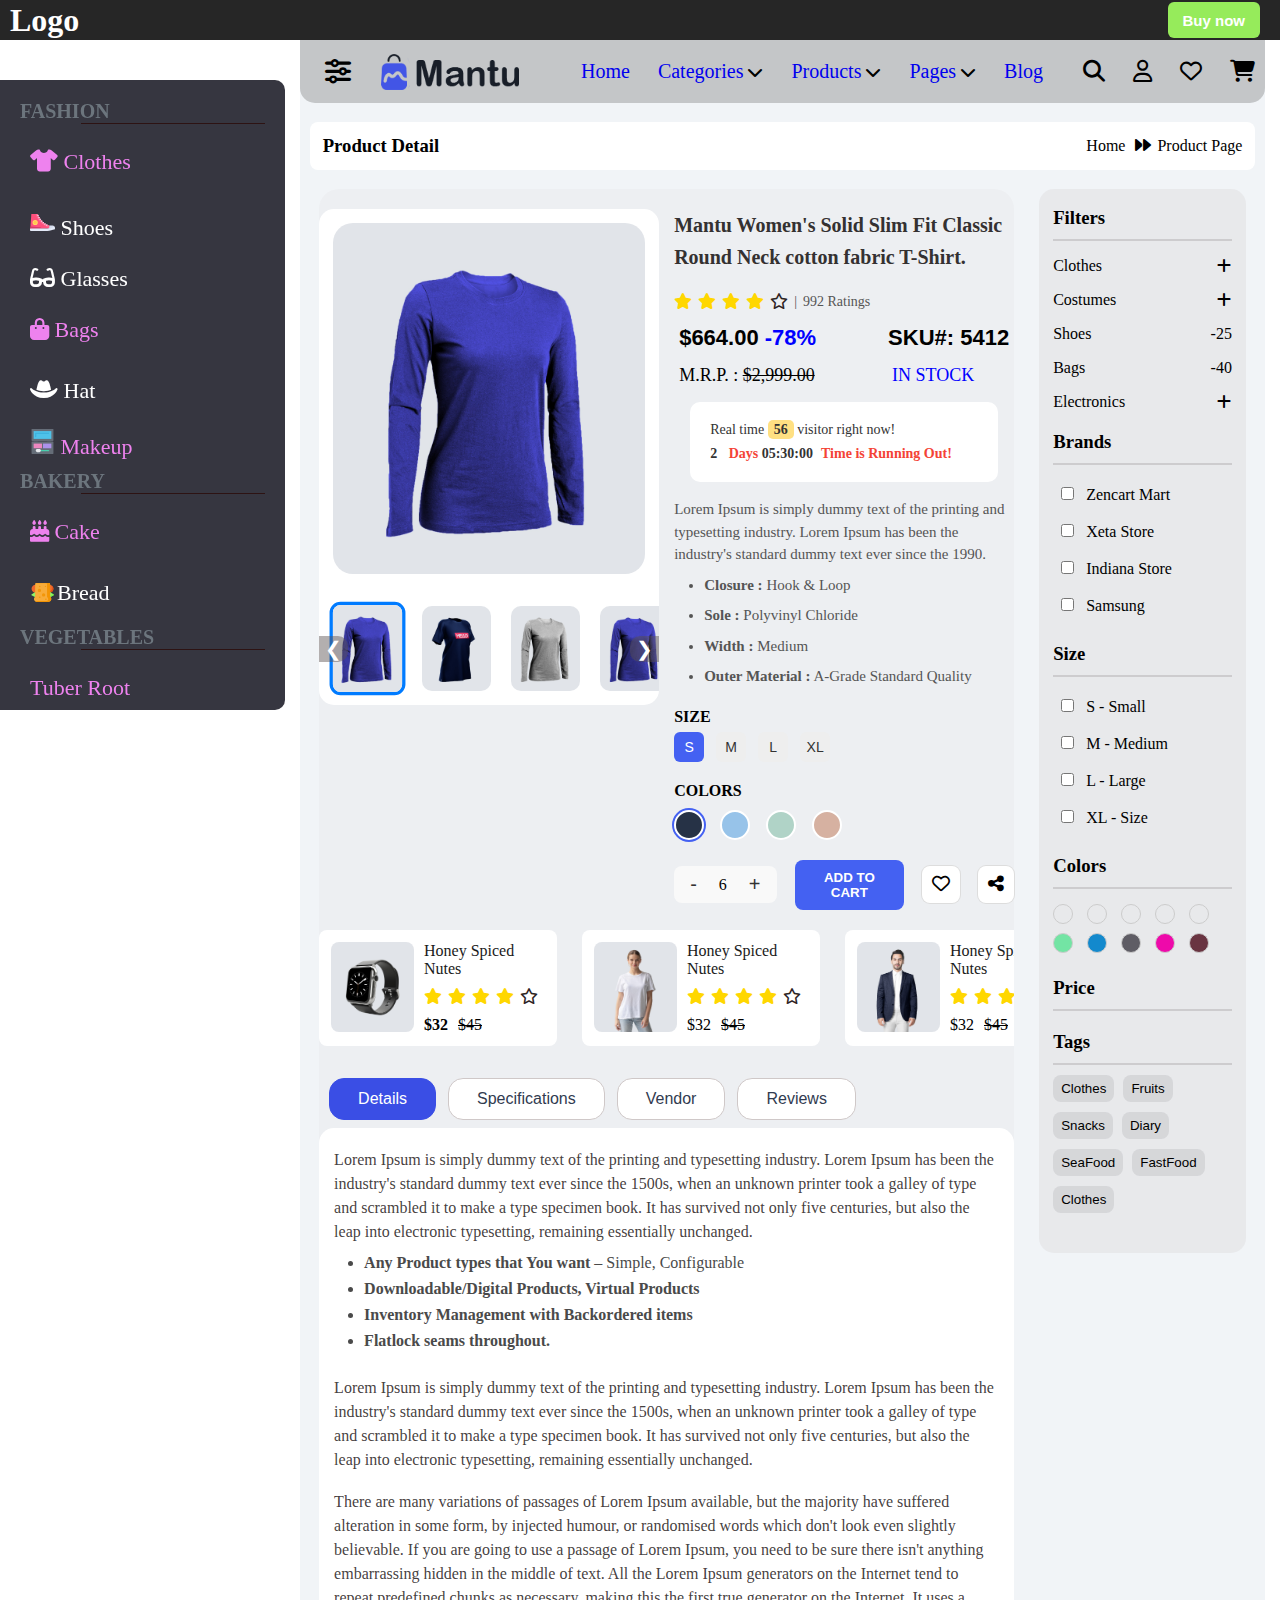
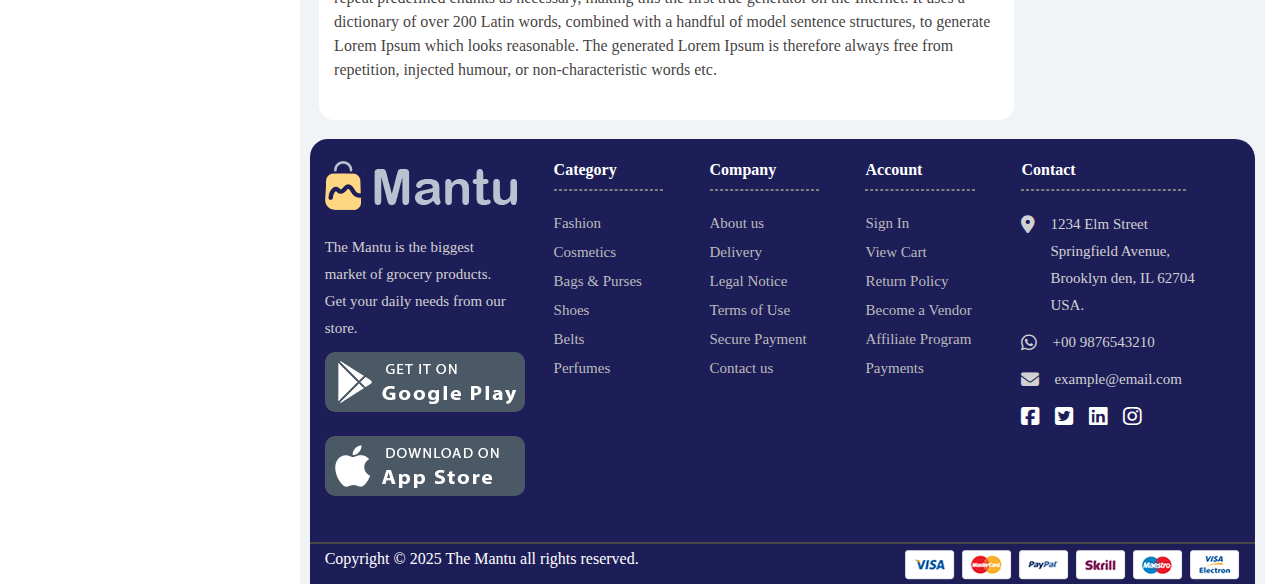
<file: ProductDetail.html>
<!DOCTYPE html>
<html>

<head>
    <meta charset="UTF-8">
    <meta name="viewport" content="width=device-width, initial-scale=1.0">
    <title>ProductsDetail Page</title>
    <link rel="stylesheet" href="ProductDetail.css">
    <link rel="stylesheet" href="https://cdnjs.cloudflare.com/ajax/libs/font-awesome/6.4.0/css/all.min.css">
</head>

<body>

    <div class="header">
        <h1>Logo</h1>
        <button type="button" class="buy">Buy now</button>
    </div>

    <div class="Home" id="Home-container">
        <div class="sidebar" id="sidebar">
            <div class="side-container">
                <div class="close-side">
                    <i class="fa-solid fa-xmark" id="closeside" style="cursor:pointer;"></i>
                </div>
                <h4>FASHION</h4>
                <div class="line"></div>
                <details>
                    <summary><i class="fa-solid fa-shirt"></i> Clothes</summary>
                    <ul class="summary">
                        <li><a href="">Shirts</a></li>
                        <li><a href="">Tshirts</a></li>
                        <li><a href="">Gowns</a></li>
                        <li><a href="">Pants</a></li>
                    </ul>
                </details>
                <li class="no-mark"><a href=""><img src="./Images/shoes.svg" style="width:25px;height:25px;"
                            alt="shoes">
                        Shoes</a></li>
                <li class="no-mark"><a href=""><i class="fa-solid fa-glasses"></i> Glasses</a></li>
                <details>
                    <summary> <i class="fa-solid fa-bag-shopping"></i> Bags</summary>
                    <ul class="summary">
                        <li><a href="">Purse</a></li>
                        <li><a href="">Bags</a></li>
                        <li><a href="">Wallet</a></li>
                    </ul>
                </details>
                <li class="no-mark"><a href=""><i class="fa-solid fa-hat-cowboy"></i> Hat</a></li>
                <details>
                    <summary><img src="./Images/makeup.svg" style="width:25px;height:25px;" alt="shoes"> Makeup
                    </summary>
                    <ul class="summary">
                        <li><a href="">Lipstick</a></li>
                        <li><a href="">EyeLiner</a></li>
                        <li><a href="">Nail Paint</a></li>
                        <li><a href="">Makeup Kit</a></li>
                    </ul>
                </details>

                <h4>BAKERY </h4>
                <div class="line"></div>
                <details>
                    <summary><i class="fa-solid fa-cake-candles"></i> Cake</summary>
                    <ul class="summary">
                        <li><a href="">Cup Cake</a></li>
                        <li><a href="">Pastry</a></li>
                        <li><a href="">Cake</a></li>
                    </ul>
                </details>
                <li class="no-mark"><img src="./Images/bread.svg" style="width:25px;height:25px;" alt="bread"><a
                        href="">Bread</a></li>

                <h4>VEGETABLES </h4>
                <div class="line"></div>
                <details>
                    <summary>Tuber Root</summary>
                    <ul class="summary">
                        <li><a href="">Sweet Potato</a></li>
                        <li><a href="">Ginger</a></li>
                        <li><a href="">Cassava</a></li>
                    </ul>
                </details>
                <li class="no-mark">
                    <img src="./Images/tomato.svg" style="width:25px;height:25px;" alt="tom">
                    <a href="">Tomato</a>
                </li>
                <li class="no-mark">
                    <img src="./Images/lemon.svg" style="width:25px;height:25px;" alt="lemons">
                    <a href=""> Lemon</a>
                </li>

                <h4>VEGETABLES </h4>
                <div class="line"></div>
                <li class="no-mark"><a href="">Avocado</a></li>
                <li class="no-mark"><a href="">Strawberry</a></li>
                <li class="no-mark"><a href="">Cherry</a></li>
                <li class="no-mark"><a href="">Lychee</a></li>
            </div>
        </div>
        <div class="main-content" id="main-content">
            <div class="navbar">
                <div class="nav-left">
                    <div class="sidebar-toggle" id="sidebarToggle">
                        <i class="fa-solid fa-sliders" style="font-size:26px;padding:0px 15px; cursor:pointer"></i>
                    </div>
                    <img src="./Images/logo.png" alt="Logo" style="width:138px;height:36px">
                    <div class="navtoggler" id="navToggler">
                        <i class="fa-solid fa-bars"></i>
                    </div>
                </div>

                <div class="navbar-menu">
                    <ul class="nav-items" style="list-style:none;">
                        <li class="close-btn">
                            <i class="fa-solid fa-xmark" id="closeNav" style="cursor:pointer;"></i>
                        </li>
                        <li><a href="home.html">Home</a></li>

                        <li class="dropdown" id="dropdown1">
                            <div class="mob-chev">
                                <a href="#">Categories</a>
                                <i class="fa-solid fa-chevron-down"></i>
                            </div>
                            <div class="dropdown-content">
                                <div class="items">
                                    <a href="#">Classic</a>
                                    <hr />
                                    <a href="#">Shop Right Sidebar</a>
                                    <a href="#">Banner Right Sidebar</a>
                                    <a href="#">Shop Full Width</a>
                                </div>
                                <div class="items">
                                    <a href="#">List</a>
                                    <hr />
                                    <a href="#">Shop Right Sidebar</a>
                                    <a href="#">Banner Right Sidebar</a>
                                    <a href="#">Shop Full Width</a>
                                </div>
                            </div>
                        </li>
                        <li class="dropdown" id="dropdown2">
                            <div class="mob-chev">
                                <a href="#">Products</a>
                                <i class="fa-solid fa-chevron-down"></i>
                            </div>
                            <div class="dropdown-contents" id="dropcontent1">
                                <div class="item">
                                    <a href="Product.html">Product Detail</a>
                                    <a href="#">Product Accordion</a>
                                    <a href="#">Product Full Width</a>
                                    <a href="#">Accordion Full width</a>
                                </div>
                            </div>

                        </li>
                        <li class="dropdown" id="dropdown3">
                            <div class="mob-chev">
                                <a href="#">Pages</a>
                                <i class="fa-solid fa-chevron-down"></i>
                            </div>
                            <div class="dropdown-contents" id="dropcontent2">
                                <div class="item">
                                    <div class="inner-drop">
                                        <a href="#">Blog <span class="down-arrow"> v<span /> </a>
                                        <div class="inner-dropcontent">
                                            <a href="ProductDetail.html">Product Detail</a>
                                            <a href="productaccordion.html">Product Accordion</a>
                                            <a href="#">Product Full Width</a>
                                            <a href="#">Accordion Full width</a>
                                        </div>

                                    </div>

                                    <a href="Aboutus.html">About Us</a>
                                    <a href="Contactus.html">Contact Us</a>
                                    <a href="Cart.html">Cart</a>
                                    <a href="Checkout.html">Checkout</a>
                                    <a href="compare.html">Compare</a>
                                    <a href="Faq.html">Faq</a>
                                    <a href="login.html">Login</a>
                                    <a href="Register.html">Register</a>
                                </div>
                        </li>
                        <li><a href="home.html">Blog</a></li>
                    </ul>
                    <div class="nav-icons">
                        <li><i class="fa-solid fa-magnifying-glass"></i></li>
                        <li><i class="fa-regular fa-user"></i></li>
                        <li><i class="fa-regular fa-heart"></i></li>
                        <li><i class="fa-solid fa-cart-shopping"></i></li>
                    </div>
                </div>
            </div>



            <!-- Main Content -->
            <!-- First Section Title -->
            <div class="cart-first">
                <div class="cart-title">
                    <h3>Product Detail</h3>
                    <div> <span> Home </span> <span><i class="fa-solid fa-forward icon-gap"></i>Product Page</span>
                    </div>
                </div>
            </div>


            <!-- Product Section -->

            <div class="product">
                <div class="product-main-section ">
                    <div class="Details-section">
                        <div class="prods-details-sec ">
                            <div class="images-sec">
                                <div class="main-img">
                                    <img src="./Images/28.jpg" alt="">
                                </div>
                                <div class="similar-imgs">
                                    <div class="img-list">
                                        <img src="./Images/28.jpg" alt="">
                                        <img src="./Images/29 (1).jpg" alt="">
                                        <img src="./Images/27.jpg" alt="">
                                        <img src="./Images/28.jpg" alt="">
                                        <img src="./Images/29 (1).jpg" alt="">
                                        <img src="./Images/27.jpg" alt="">
                                    </div>
                                    <div class="control-icons">
                                        <button id="previcon">&#10094;</button>
                                        <button id="nexticon">&#10095;</button>
                                    </div>
                                </div>


                            </div>
                            <div class="details-section">
                                <h4 class="detail-title">Mantu Women's Solid Slim Fit Classic Round Neck cotton fabric
                                    T-Shirt.</h4>

                                <div class="reviews">
                                    <span><i class="fa-solid fa-star"></i></span>
                                    <span><i class="fa-solid fa-star"></i></span>
                                    <span><i class="fa-solid fa-star"></i></span>
                                    <span><i class="fa-solid fa-star"></i></span>
                                    <span><i class="fa-regular fa-star"></i></span>
                                    <span> | </span>
                                    <span> 992 Ratings </span>
                                </div>

                                <div class="pricing">
                                    <h3>$664.00 <span class="discount">-78%</span></h3>
                                    <h3>SKU#: 5412</h3>
                                </div>
                                <div class="old-pricing">
                                    <h4>M.R.P. : <span class="old-money">$2,999.00</span></h4>
                                    <h4 class="stock">IN STOCK</h4>
                                </div>
                                <div class="live-info">
                                    <p>Real time <span class="visitor-count">56</span> visitor right now!</p>
                                    <div class="countdown">
                                        <div>
                                            <strong id="days">2</strong>
                                            <span>Days</span>
                                            <strong id="time"> HH:MM:SS</strong>
                                        </div>

                                        <span>Time is Running Out!</span>
                                    </div>
                                </div>

                                <div class="detail-description">
                                    <p>Lorem Ipsum is simply dummy text of the printing and typesetting industry. Lorem
                                        Ipsum has been the industry's standard dummy text ever since the 1990.</p>
                                    <ul>
                                        <li><strong>Closure :</strong> Hook & Loop</li>
                                        <li><strong>Sole :</strong> Polyvinyl Chloride</li>
                                        <li><strong>Width :</strong> Medium</li>
                                        <li><strong>Outer Material :</strong> A-Grade Standard Quality</li>
                                    </ul>
                                </div>

                                <div class="product-options">
                                    <div class="size-section">
                                        <h5>SIZE</h5>
                                        <div class="sizes">
                                            <button class="active">S</button>
                                            <button>M</button>
                                            <button>L</button>
                                            <button>XL</button>
                                        </div>
                                    </div>

                                    <div class="detail-color-section">
                                        <h5>COLORS</h5>
                                        <div class="detail-colors">
                                            <span class="detail-color blue active"></span>
                                            <span class="detail-color lightblue"></span>
                                            <span class="detail-color green"></span>
                                            <span class="detail-color beige"></span>
                                        </div>
                                    </div>
                                </div>

                                <div class="action-bar">
                                    <div class="quantity-control">
                                        <button>-</button>
                                        <span>6</span>
                                        <button>+</button>
                                    </div>
                                    <button class="add-cart">ADD TO CART</button>
                                    <button class="icon-btn"><i class="fa-regular fa-heart"></i></button>
                                    <button class="icon-btn"><i class="fa-solid fa-share-nodes"></i></button>
                                </div>


                            </div>
                        </div>

                        <div class="similar-prods">
                            <div class="sim-item">
                                <span class="sim-icon"><i class="fa-solid fa-plus"></i></span></i>
                                <img src="./Images/11.jpg" alt="">
                                <div class="sim-item-desc">
                                    <div class="name">Honey Spiced Nutes</div>
                                    <div class="reviews">
                                        <span><i class="fa-solid fa-star"></i></span>
                                        <span><i class="fa-solid fa-star"></i></span>
                                        <span><i class="fa-solid fa-star"></i></span>
                                        <span><i class="fa-solid fa-star"></i></span>
                                        <span><i class="fa-regular fa-star"></i></span>
                                    </div>
                                    <div class="prices">
                                        <p><strong>$32</strong></p>
                                        <p class="old">$45</p>
                                    </div>
                                </div>
                            </div>
                            <div class="sim-item">
                                <span class="sim-icon"><i class="fa-solid fa-plus"></i></span></i>
                                <img src="./Images/17.jpg" alt="">
                                <div class="sim-item-desc">
                                    <div class="name">Honey Spiced Nutes</div>
                                    <div class="reviews">
                                        <span><i class="fa-solid fa-star"></i></span>
                                        <span><i class="fa-solid fa-star"></i></span>
                                        <span><i class="fa-solid fa-star"></i></span>
                                        <span><i class="fa-solid fa-star"></i></span>
                                        <span><i class="fa-regular fa-star"></i></span>
                                    </div>
                                    <div class="prices">
                                        <p>$32</p>
                                        <p class="old">$45</p>
                                    </div>
                                </div>
                            </div>
                            <div class="sim-item">
                                <span class="sim-icon"><i class="fa-solid fa-plus"></i></span></i>
                                <img src="./Images/31.jpg" alt="">
                                <div class="sim-item-desc">
                                    <div class="name">Honey Spiced Nutes</div>
                                    <div class="reviews">
                                        <span><i class="fa-solid fa-star"></i></span>
                                        <span><i class="fa-solid fa-star"></i></span>
                                        <span><i class="fa-solid fa-star"></i></span>
                                        <span><i class="fa-solid fa-star"></i></span>
                                        <span><i class="fa-regular fa-star"></i></span>
                                    </div>
                                    <div class="prices">
                                        <p>$32</p>
                                        <p class="old">$45</p>
                                    </div>
                                </div>
                            </div>
                        </div>

                        <!-- Details,specifications,vendor,reviews -->

                        <div class="detail-bottom">
                            <div class="btm-buttons">
                                <button class="active" id="detail">Details</button>
                                <button id="specification">specifications</button>
                                <button id="vendor">Vendor</button>
                                <button id="review">Reviews</button>
                            </div>
                            <div class="content-section">

                                <!-- Detail Section -->

                                <div class="detail-button">
                                    <p>Lorem Ipsum is simply dummy text of the printing and typesetting industry. Lorem
                                        Ipsum has been the industry's standard dummy text ever since the 1500s,
                                        when an unknown printer took a galley of type and scrambled it to make a type
                                        specimen book. It has survived not only five centuries, but also the leap
                                        into electronic typesetting, remaining essentially unchanged.</p>
                                    <ul class="detail-list">
                                        <li><strong>Any Product types that You want</strong> – Simple, Configurable</li>
                                        <li><strong>Downloadable/Digital Products, Virtual Products</strong></li>
                                        <li><strong>Inventory Management with Backordered items</strong></li>
                                        <li><strong>Flatlock seams throughout.</strong></li>
                                    </ul>
                                    <br>
                                    <p>Lorem Ipsum is simply dummy text of the printing and typesetting industry. Lorem
                                        Ipsum has been the industry's standard dummy text
                                        ever since the 1500s, when an unknown printer took a galley of type and
                                        scrambled it to make a type specimen book.
                                        It has survived not only five centuries, but also the leap into electronic
                                        typesetting, remaining essentially unchanged.</p><br>
                                    <p>There are many variations of passages of Lorem Ipsum available, but the majority
                                        have suffered alteration in some form, by injected humour,
                                        or randomised words which don't look even slightly believable. If you are going
                                        to use a passage of Lorem Ipsum, you need to be sure there isn't
                                        anything embarrassing hidden in the middle of text. All the Lorem Ipsum
                                        generators on the Internet tend to repeat predefined chunks as necessary,
                                        making this the first true generator on the Internet. It uses a dictionary of
                                        over 200 Latin words, combined with a handful of model sentence structures,
                                        to generate Lorem Ipsum which looks reasonable.
                                        The generated Lorem Ipsum is therefore always free from repetition, injected
                                        humour, or non-characteristic words etc.</p><br>
                                </div>

                                <!-- Specification Section -->

                                <div class="specifications-button" style="display: none;">
                                    <p>Lorem Ipsum is simply dummy text of the printing and typesetting industry. Lorem
                                        Ipsum has been the industry's standard dummy text
                                        ever since the 1500s, when an unknown printer took a galley of type and
                                        scrambled it to make a type specimen book.
                                        It has survived not only five centuries, but also the leap into electronic
                                        typesetting, remaining essentially unchanged.</p>
                                    <ul class="spec-list">
                                        <li><strong>Model</strong><span>SKU140</span></li>
                                        <li><strong>Weight</strong><span>500 g</span></li>
                                        <li><strong>Dimensions</strong><span>35 × 30 × 7 cm</span></li>
                                        <li><strong>Color</strong><span>Black, Pink, Red, White</span></li>
                                        <li><strong>Size</strong><span>10 X 20</span></li>
                                    </ul>
                                </div>

                                <div class="Vendor-button" style="display: none;">
                                    <div class="vendor-header">
                                        <img src="./Images/1 (1).jpg" alt="Vendor Image">
                                        <div class="vendor-info">
                                            <h3>Ocean Crate</h3>
                                            <p>Products : <span>358</span></p>
                                            <p>Sales : <span>5587</span></p>
                                        </div>
                                    </div>

                                    <ul class="vendor-details">
                                        <li><strong>Phone No. :</strong> <span>+00 987654321</span></li>
                                        <li><strong>Email. :</strong> <span>Example@gmail.com</span></li>
                                        <li><strong>Address. :</strong> <span>2548 Broaddus Maple Court, Madisonville KY
                                                4783, USA.</span></li>
                                    </ul>

                                    <p class="vendor-desc">
                                        Lorem Ipsum is simply dummy text of the printing and typesetting industry. Lorem
                                        Ipsum has been the industry's standard dummy text
                                        ever since the 1500s, when an unknown printer took a galley of type and
                                        scrambled it to make a type specimen book.
                                        It has survived not only five centuries, but also the leap into electronic
                                        typesetting, remaining essentially unchanged
                                    </p>
                                </div>


                                <div class="review-button" style="display: none;">
                                    <div class="review">
                                        <img src="./Images/1.jpg" alt="User Image">
                                        <div class="review-content">
                                            <div class="review-header">
                                                <h4>Mariya Lykra</h4>
                                                <div class="stars">★ ★ ★ ★ ☆</div>
                                            </div>
                                            <p>Lorem Ipsum has been te industry's standard dummy text ever since the
                                                1500s, when an unknown printer took a galley of type and scrambled it to
                                                make a type specimen.</p>
                                        </div>
                                    </div>

                                    <div class="review">
                                        <img src="./Images/2.jpg" alt="User Image">
                                        <div class="review-content">
                                            <div class="review-header">
                                                <h4>Moris Willson</h4>
                                                <div class="stars">★ ★ ★ ☆ ☆</div>
                                            </div>
                                            <p>Lorem Ipsum has been te industry's standard dummy text ever since the
                                                1500s, when an unknown printer took a galley of type and scrambled it to
                                                make a type specimen.</p>
                                        </div>
                                    </div>

                                    <hr>

                                    <div class="add-review">
                                        <h3>Add a Review</h3>
                                        <p>Your rating: <span class="stars">★☆☆☆☆</span></p>

                                        <form>
                                            <input type="text" placeholder="Name" required>
                                            <input type="email" placeholder="Email*" required>
                                            <textarea rows="4" placeholder="Enter Your Comment" required></textarea>
                                            <button type="submit">Submit</button>
                                        </form>
                                    </div>
                                </div>
                            </div>
                        </div>

                    </div>






                    <!-- Filter Section -->
                    <div class="filter-sec">
                        <div class="filter-top-content">
                            <h3>Filters</h3>
                            <div class="fil-line"></div>
                            <div class="cat-dropdown">
                                <div class="dropdown-toggle">
                                    <span class="summ">Clothes <i class="fa-solid fa-plus"></i></span>
                                </div>
                                <ul class="dropdown-menu">
                                    <li class="summ">Men <span>25</span></li>
                                    <li class="summ">Women <span>30</span></li>
                                    <li class="summ">Boy <span>40</span></li>
                                </ul>
                            </div>
                            <div class="cat-dropdown">
                                <div class="dropdown-toggle">
                                    <span class="summ">Costumes <i class="fa-solid fa-plus"></i></span>
                                </div>
                                <ul class="dropdown-menu">
                                    <li class="summ">Men <span>25</span></li>
                                    <li class="summ">Women <span>30</span></li>
                                    <li class="summ">Boy <span>40</span></li>
                                </ul>
                            </div>
                            <li class="summ"><a href="">Shoes</a><span>-25</span></li>
                            <li class="summ"><a href="">Bags</a><span>-40</span></li>

                            <div class="cat-dropdown">
                                <div class="dropdown-toggle">
                                    <span class="summ">Electronics <i class="fa-solid fa-plus"></i></span>
                                </div>
                                <ul class="dropdown-menu">
                                    <li class="summ">Laptop <span>25</span></li>
                                    <li class="summ">Air Conditioner <span>30</span></li>
                                    <li class="summ">Watches <span>40</span></li>
                                </ul>
                            </div>

                        </div>
                        <div class="filter-middle-content">
                            <h3>Brands</h3>
                            <div class="fil-line"></div>
                              <input type="checkbox" value="Zencart Mart">
                              <label>Zencart Mart</label><br>
                              <input type="checkbox" value="Xeta Store">
                              <label>Xeta Store</label><br>
                              <input type="checkbox" value="Indiana Store">
                              <label>Indiana Store</label><br>
                              <input type="checkbox" value="Samsung">
                              <label>Samsung</label><br>

                        </div>
                        <div class="filter-middle-content">
                            <h3>Size</h3>
                            <div class="fil-line"></div>
                              <input type="checkbox" value="small">
                              <label>S - Small</label><br>
                              <input type="checkbox" value="medium">
                              <label>M - Medium</label><br>
                              <input type="checkbox" value="large">
                              <label>L - Large</label><br>
                              <input type="checkbox" value="xl">
                              <label>XL - Size</label><br>

                        </div>
                        <div class="filter-bottom-content">
                            <h3>Colors</h3>
                            <div class="fil-line"></div>
                            <div class="colors">
                                <span class="dots color1"></span>
                                <span class="dots color2"></span>
                                <span class="dots color3"></span>
                                <span class="dots color4"></span>
                                <span class="dots color5"></span>
                                <span class="dots color6"></span>
                                <span class="dots color7"></span>
                                <span class="dots color8"></span>
                                <span class="dots color9"></span>
                                <span class="dots color10"></span>
                            </div>
                        </div>
                        <div class="filter-bottom-content">
                            <h3>Price</h3>
                            <div class="fil-line"></div>
                            <div class="Price">

                            </div>
                        </div>
                        <div class="filter-bottom-content">
                            <h3>Tags</h3>
                            <div class="fil-line"></div>
                            <div class="Tags">
                                <span><button>Clothes</button></span>
                                <span class=""><button>Fruits</button></span>
                                <span class=""> <button>Snacks</button></span>
                                <span class=""><button>Diary</button></span>
                                <span><button>SeaFood</button></span>
                                <span><button>FastFood</button></span>
                                <span><button>Clothes</button></span>


                            </div>
                        </div>

                    </div>

                </div>
            </div>


            <!-- Footer-section -->
            <div class="footer-section">
                <div class="footer">
                    <div class="footer-top">
                        <div class="grid-1">
                            <img src="./Images/logo-dark.png" alt="logo">
                            <p>The Mantu is the biggest market of grocery products. Get your daily needs from our store.
                            </p>
                            <img src="./Images/android.png" alt="android">
                            <img src="./Images/apple.png" alt="apple">
                        </div>
                        <div class="grid-2">
                            <h4>Category</h4>
                            <div class="underline"></div>
                            <ul>
                                <li>Fashion</li>
                                <li>Cosmetics</li>
                                <li>Bags & Purses</li>
                                <li>Shoes</li>
                                <li>Belts</li>
                                <li>Perfumes</li>
                            </ul>
                        </div>
                        <div class="grid-3">
                            <h4>Company</h4>
                            <div class="underline"></div>
                            <ul>
                                <li>About us</li>
                                <li>Delivery</li>
                                <li>Legal Notice</li>
                                <li>Terms of Use</li>
                                <li>Secure Payment</li>
                                <li>Contact us</li>
                            </ul>
                        </div>
                        <div class="grid-4">

                            <h4>Account</h4>
                            <div class="underline"></div>
                            <ul>
                                <li>Sign In</li>
                                <li>View Cart</li>
                                <li>Return Policy</li>
                                <li>Become a Vendor</li>
                                <li>Affiliate Program</li>
                                <li>Payments</li>
                            </ul>
                        </div>
                        <div class="grid-5">
                            <h4>Contact</h4>
                            <div class="underline"></div>
                            <div class="adress">
                                <p><i class="fa-solid fa-location-dot ad-icon"></i>1234 Elm Street Springfield Avenue,
                                    Brooklyn den, IL
                                    62704 USA.</p>
                                <p><i class="fa-brands fa-whatsapp ad-icon"></i> +00 9876543210</p>
                                <p><i class="fa-solid fa-envelope ad-icon"></i> example@email.com</p>
                                <div class="social-icons">
                                    <span><i class="fa-brands fa-square-facebook"></i></span>
                                    <span><i class="fa-brands fa-square-twitter"></i></span>
                                    <span><i class="fa-brands fa-linkedin"></i></span>
                                    <span><i class="fa-brands fa-instagram"></i></span>
                                </div>
                            </div>

                        </div>

                    </div>
                    <div class="footer-bottom">
                        <div class="topline"></div>
                        <div class="bottom">
                            <p>Copyright © 2025 The Mantu all rights reserved.</p>
                            <div>
                                <img src="./Images/payment.png">
                            </div>
                        </div>
                    </div>
                </div>
            </div>

        </div>








    </div>
    </div>

    <script src="productdetail.js"></script>
</body>

</html>
</file>
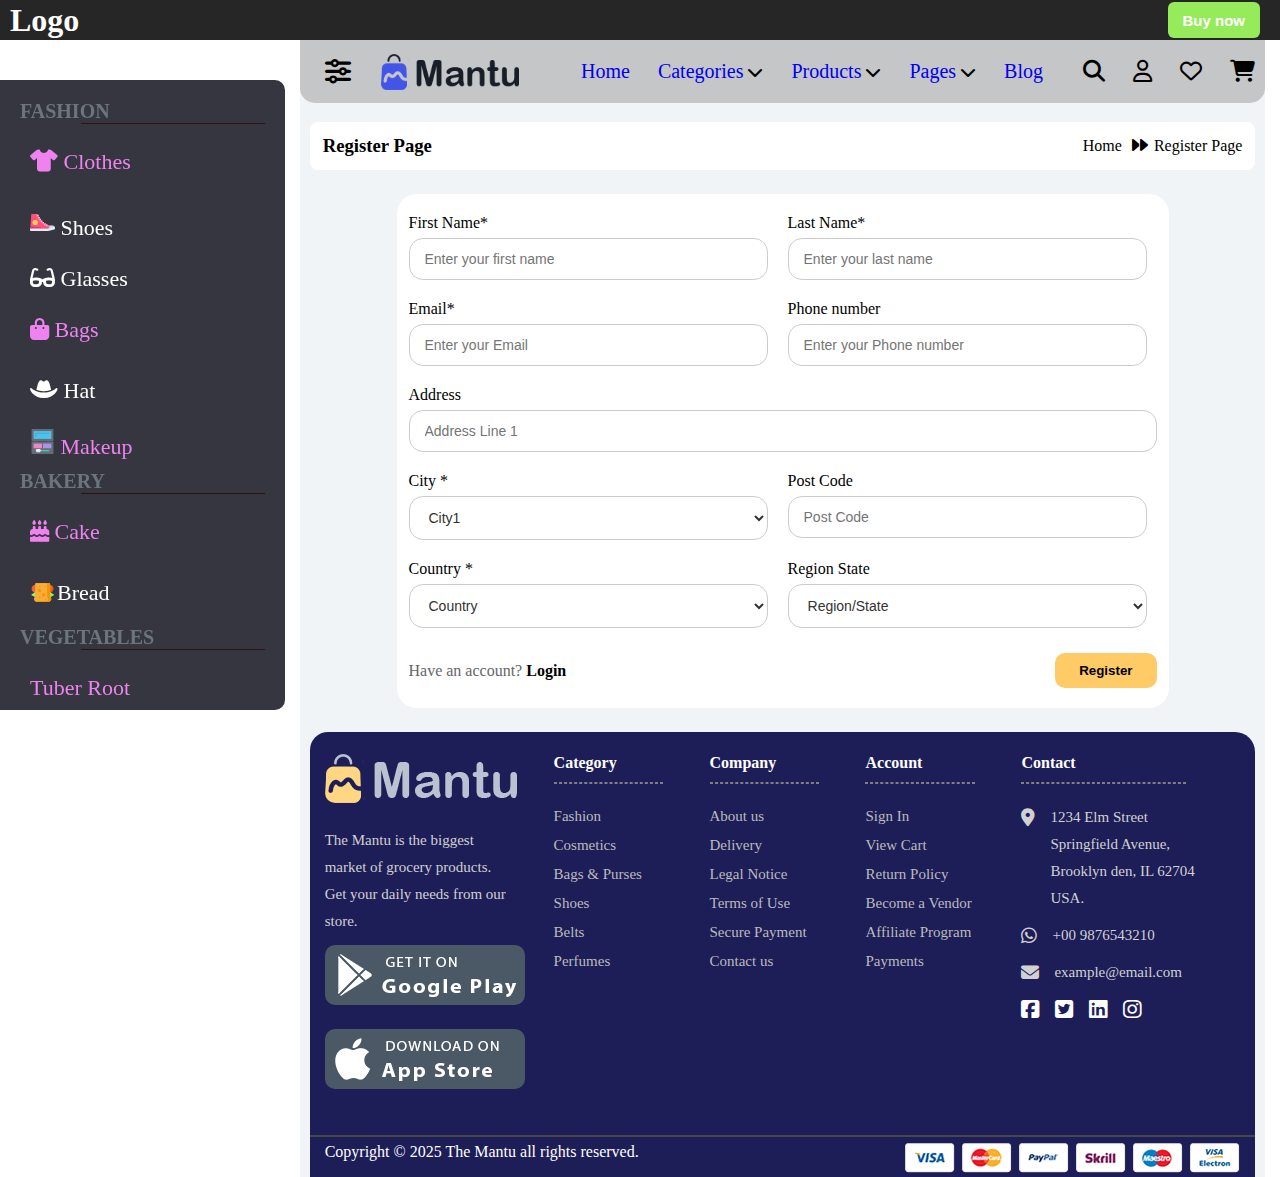
<file: Register.html>
<!DOCTYPE html>
<html>

<head>
    <meta charset="UTF-8">
    <meta name="viewport" content="width=device-width, initial-scale=1.0">
    <title>Register Page</title>
    <link rel="stylesheet" href="Register.css">
    <link rel="stylesheet" href="https://cdnjs.cloudflare.com/ajax/libs/font-awesome/6.4.0/css/all.min.css">
</head>

<body>

    <div class="header">
        <h1>Logo</h1>
        <button type="button" class="buy">Buy now</button>
    </div>

    <div class="Home" id="Home-container">
        <div class="sidebar" id="sidebar">
            <div class="side-container">
                <div class="close-side">
                    <i class="fa-solid fa-xmark" id="closeside" style="cursor:pointer;"></i>
                </div>
                <h4>FASHION</h4>
                <div class="line"></div>
                <details>
                    <summary><i class="fa-solid fa-shirt"></i> Clothes</summary>
                    <ul class="summary">
                        <li><a href="">Shirts</a></li>
                        <li><a href="">Tshirts</a></li>
                        <li><a href="">Gowns</a></li>
                        <li><a href="">Pants</a></li>
                    </ul>
                </details>
                <li class="no-mark"><a href=""><img src="./Images/shoes.svg" style="width:25px;height:25px;"
                            alt="shoes">
                        Shoes</a></li>
                <li class="no-mark"><a href=""><i class="fa-solid fa-glasses"></i> Glasses</a></li>
                <details>
                    <summary> <i class="fa-solid fa-bag-shopping"></i> Bags</summary>
                    <ul class="summary">
                        <li><a href="">Purse</a></li>
                        <li><a href="">Bags</a></li>
                        <li><a href="">Wallet</a></li>
                    </ul>
                </details>
                <li class="no-mark"><a href=""><i class="fa-solid fa-hat-cowboy"></i> Hat</a></li>
                <details>
                    <summary><img src="./Images/makeup.svg" style="width:25px;height:25px;" alt="shoes"> Makeup
                    </summary>
                    <ul class="summary">
                        <li><a href="">Lipstick</a></li>
                        <li><a href="">EyeLiner</a></li>
                        <li><a href="">Nail Paint</a></li>
                        <li><a href="">Makeup Kit</a></li>
                    </ul>
                </details>

                <h4>BAKERY </h4>
                <div class="line"></div>
                <details>
                    <summary><i class="fa-solid fa-cake-candles"></i> Cake</summary>
                    <ul class="summary">
                        <li><a href="">Cup Cake</a></li>
                        <li><a href="">Pastry</a></li>
                        <li><a href="">Cake</a></li>
                    </ul>
                </details>
                <li class="no-mark"><img src="./Images/bread.svg" style="width:25px;height:25px;" alt="bread"><a
                        href="">Bread</a></li>

                <h4>VEGETABLES </h4>
                <div class="line"></div>
                <details>
                    <summary>Tuber Root</summary>
                    <ul class="summary">
                        <li><a href="">Sweet Potato</a></li>
                        <li><a href="">Ginger</a></li>
                        <li><a href="">Cassava</a></li>
                    </ul>
                </details>
                <li class="no-mark">
                    <img src="./Images/tomato.svg" style="width:25px;height:25px;" alt="tom">
                    <a href="">Tomato</a>
                </li>
                <li class="no-mark">
                    <img src="./Images/lemon.svg" style="width:25px;height:25px;" alt="lemons">
                    <a href=""> Lemon</a>
                </li>

                <h4>VEGETABLES </h4>
                <div class="line"></div>
                <li class="no-mark"><a href="">Avocado</a></li>
                <li class="no-mark"><a href="">Strawberry</a></li>
                <li class="no-mark"><a href="">Cherry</a></li>
                <li class="no-mark"><a href="">Lychee</a></li>
            </div>
        </div>
        <div class="main-content" id="main-content">
            <div class="navbar">
                <div class="nav-left">
                    <div class="sidebar-toggle" id="sidebarToggle">
                        <i class="fa-solid fa-sliders" style="font-size:26px;padding:0px 15px; cursor:pointer"></i>
                    </div>
                    <img src="./Images/logo.png" alt="Logo" style="width:138px;height:36px">
                    <div class="navtoggler" id="navToggler">
                        <i class="fa-solid fa-bars"></i>
                    </div>
                </div>

                <div class="navbar-menu">
                    <ul class="nav-items" style="list-style:none;">
                        <li class="close-btn">
                            <i class="fa-solid fa-xmark" id="closeNav" style="cursor:pointer;"></i>
                        </li>
                        <li><a href="home.html">Home</a></li>

                        <li class="dropdown" id="dropdown1">
                            <div class="mob-chev">
                                <a href="#">Categories</a>
                                <i class="fa-solid fa-chevron-down"></i>
                            </div>
                            <div class="dropdown-content">
                                <div class="items">
                                    <a href="#">Classic</a>
                                    <hr />
                                    <a href="#">Shop Right Sidebar</a>
                                    <a href="#">Banner Right Sidebar</a>
                                    <a href="#">Shop Full Width</a>
                                </div>
                                <div class="items">
                                    <a href="#">List</a>
                                    <hr />
                                    <a href="#">Shop Right Sidebar</a>
                                    <a href="#">Banner Right Sidebar</a>
                                    <a href="#">Shop Full Width</a>
                                </div>
                            </div>
                        </li>
                        <li class="dropdown" id="dropdown2">
                            <div class="mob-chev">
                                <a href="#">Products</a>
                                <i class="fa-solid fa-chevron-down"></i>
                            </div>
                            <div class="dropdown-contents" id="dropcontent1">
                                <div class="item">
                                    <a href="Product.html">Product Detail</a>
                                    <a href="#">Product Accordion</a>
                                    <a href="#">Product Full Width</a>
                                    <a href="#">Accordion Full width</a>
                                </div>
                            </div>

                        </li>
                        <li class="dropdown" id="dropdown3">
                            <div class="mob-chev">
                                <a href="#">Pages</a>
                                <i class="fa-solid fa-chevron-down"></i>
                            </div>
                            <div class="dropdown-contents" id="dropcontent2">
                                <div class="item">
                                    <div class="inner-drop">
                                        <a href="#">Blog <span class="down-arrow"> v<span /> </a>
                                        <div class="inner-dropcontent">
                                            <a href="ProductDetail.html">Product Detail</a>
                                            <a href="productaccordion.html">Product Accordion</a>
                                            <a href="#">Product Full Width</a>
                                            <a href="#">Accordion Full width</a>
                                        </div>

                                    </div>

                                    <a href="Aboutus.html">About Us</a>
                                    <a href="Contactus.html">Contact Us</a>
                                    <a href="Cart.html">Cart</a>
                                    <a href="Checkout.html">Checkout</a>
                                    <a href="compare.html">Compare</a>
                                    <a href="Faq.html">Faq</a>
                                    <a href="login.html">Login</a>
                                    <a href="Register.html">Register</a>
                                </div>
                        </li>
                        <li><a href="home.html">Blog</a></li>
                    </ul>
                    <div class="nav-icons">
                        <li><i class="fa-solid fa-magnifying-glass"></i></li>
                        <li><i class="fa-regular fa-user"></i></li>
                        <li><i class="fa-regular fa-heart"></i></li>
                        <li><i class="fa-solid fa-cart-shopping"></i></li>
                    </div>
                </div>
            </div>



            <!-- Main Content -->
            <!-- First Section Title -->
            <div class="cart-first">
                <div class="cart-title">
                    <h3>Register Page</h3>
                    <div> <span> Home </span> <span><i class="fa-solid fa-forward icon-gap"></i>Register Page</span>
                    </div>
                </div>
            </div>

            <!--Checkout -section -->
            <div class="register">
                <form>

                    <div class="row">
                        <div class="col">
                            <label for="fname">First Name*</label>
                            <input type="text" id="fname" placeholder="Enter your first name">
                        </div>
                        <div class="col">
                            <label for="lname">Last Name*</label>
                            <input type="text" id="lname" placeholder="Enter your last name">
                        </div>
                    </div>
                    <div class="row">
                        <div class="col">
                            <label>Email*</label>
                            <input type="email" placeholder="Enter your Email">
                        </div>
                        <div class="col">
                            <label>Phone number</label>
                            <input type="number" placeholder="Enter your Phone number">
                        </div>
                    </div>

                    <div class="row">
                        <div class="col-full">
                            <label for="address">Address</label>
                            <input type="text" id="address" placeholder="Address Line 1">
                        </div>
                    </div>


                    <div class="row">
                        <div class="col">
                            <label for="city">City *</label>
                            <select id="city">
                                <option>City1</option>
                                <option>City2</option>
                                <option>City2</option>
                            </select>
                        </div>
                        <div class="col">
                            <label for="pin">Post Code</label>
                            <input type="text" id="pin" placeholder="Post Code">
                        </div>
                    </div>

                    <div class="row">
                        <div class="col">
                            <label for="country">Country *</label>
                            <select id="country">
                                <option>Country</option>
                                <option>India</option>
                                <option>Country</option>
                            </select>
                        </div>
                        <div class="col">
                            <label for="region">Region State</label>
                            <select id="region">
                                <option>Region/State</option>
                                <option>Telangana</option>
                            </select>
                        </div>
                    </div>
                    <div class="form-footer">
                        <p>Have an account? <a href="#">Login</a></p>
                        <button type="submit">Register</button>
                    </div>

                </form>
            </div>



            <!-- Footer-section -->
            <div class="footer-section">
                <div class="footer">
                    <div class="footer-top">
                        <div class="grid-1">
                            <img src="./Images/logo-dark.png" alt="logo">
                            <p>The Mantu is the biggest market of grocery products. Get your daily needs from our store.
                            </p>
                            <img src="./Images/android.png" alt="android">
                            <img src="./Images/apple.png" alt="apple">
                        </div>
                        <div class="grid-2">
                            <h4>Category</h4>
                            <div class="underline"></div>
                            <ul>
                                <li>Fashion</li>
                                <li>Cosmetics</li>
                                <li>Bags & Purses</li>
                                <li>Shoes</li>
                                <li>Belts</li>
                                <li>Perfumes</li>
                            </ul>
                        </div>
                        <div class="grid-3">
                            <h4>Company</h4>
                            <div class="underline"></div>
                            <ul>
                                <li>About us</li>
                                <li>Delivery</li>
                                <li>Legal Notice</li>
                                <li>Terms of Use</li>
                                <li>Secure Payment</li>
                                <li>Contact us</li>
                            </ul>
                        </div>
                        <div class="grid-4">

                            <h4>Account</h4>
                            <div class="underline"></div>
                            <ul>
                                <li>Sign In</li>
                                <li>View Cart</li>
                                <li>Return Policy</li>
                                <li>Become a Vendor</li>
                                <li>Affiliate Program</li>
                                <li>Payments</li>
                            </ul>
                        </div>
                        <div class="grid-5">
                            <h4>Contact</h4>
                            <div class="underline"></div>
                            <div class="adress">
                                <p><i class="fa-solid fa-location-dot ad-icon"></i>1234 Elm Street Springfield Avenue,
                                    Brooklyn den, IL
                                    62704 USA.</p>
                                <p><i class="fa-brands fa-whatsapp ad-icon"></i> +00 9876543210</p>
                                <p><i class="fa-solid fa-envelope ad-icon"></i> example@email.com</p>
                                <div class="social-icons">
                                    <span><i class="fa-brands fa-square-facebook"></i></span>
                                    <span><i class="fa-brands fa-square-twitter"></i></span>
                                    <span><i class="fa-brands fa-linkedin"></i></span>
                                    <span><i class="fa-brands fa-instagram"></i></span>
                                </div>
                            </div>

                        </div>

                    </div>
                    <div class="footer-bottom">
                        <div class="topline"></div>
                        <div class="bottom">
                            <p>Copyright © 2025 The Mantu all rights reserved.</p>
                            <div>
                                <img src="./Images/payment.png">
                            </div>
                        </div>
                    </div>
                </div>
            </div>

        </div>




    </div>
    </div>
</body>

</html>
</file>
<file: Homes.css>
*{
margin:0;
box-sizing: border-box;

}

.main-content {
 width: calc(100% - 315px); 
 margin: 0px 300px;
 overflow: hidden;
 padding-top: 44px;
 background-color: #f1f4f7;
 transition: all 2s ease;
}

.navbar{
display:flex;
justify-content:space-between;
border-radius:0px 0px 15px 15px;
background-color:cyan;
padding:10px 10px;
position:relative;
  
}
.nav-left{
display:flex;
justify-content:center;
align-items:center;
gap:15px;  
}
.navbar-menu {
display: flex;
align-items: center;

}

.nav-items{
display:flex;
gap:28px;
align-items:center;
padding: 10px;
}
.nav-items li a{
text-decoration:none;
font-size:20px;
}
.nav-items li a:hover{
color:red;
}

.header{
background-color:#262626;
height:40px;
display:flex;
justify-content:space-between;
padding:2px 10px;
position:fixed;
width:100%;
z-index: 10000;

}
.header h1{
color:white;
}
.buy{
padding:0px 15px;
font-size:15px;
background-color:#96eb5b;
color:white;
font-weight:600;
border-radius:6px;
border:none;
margin-right: 20px;
}   
.Home{
display:block;
overflow:hidden;
transition:all 2s ease;
}
.sidebar{
top:80px;
position:fixed;
width:285px;
height:630px;
background-color:#363640;
border-radius: 0px 10px 10px 0px;
overflow:hidden;
transition: all 1s ease;
transform: translateX(0);
}
.dropdown{
position:relative;
}
.dropdown-content{
display:none;
position:absolute;
white-space: nowrap;
top: 100%;
right: 18%;
z-index: 1000;
background-color:#c3c2c3;
border-radius:10px;
}
.dropdown-content a {
padding: 10px 10px;
display: block;
color: white;
text-align: left;
}
.dropdown:hover .dropdown-content
{
display:flex;
gap:15px;
}
.dropdown-contents{
display:none;
position:absolute;
white-space: nowrap;
top: 100%;
right: 10%;
z-index: 1000;
background-color:#c3c2c3;
border-radius:10px;
}
.dropdown-contents a {
padding: 10px 10px;
display: block;
color: white;
text-align: left;
}
.dropdown:hover .dropdown-contents,
.dropdown-contents:hover 
{
display:block;
}
.items{
padding-left:10px;
}
.items a:first-child {
  font-size: 20px;
  color: blue;
   padding: 10px 10px 2px 10px;
}
.items hr{
width:80%;

}

.down-arrow{
font-size:16px;
display:inline-block;
margin-left:100px;
    padding: 0px 5px;
}
.inner-drop{
position:relative;
}
.inner-dropcontent{
display:none;
position:absolute;
white-space: nowrap;
top: 80%;
left:100%;
z-index: 1000;
background-color:#b1c0c4;
border-radius:10px;

}
.inner-drop:hover .inner-dropcontent{
display:block
}

.side-container{
padding: 20px;
font-size:20px;
color:white;
height:100%;
 overflow-y: auto;
}
.side-container h4
{

color: #6c757d 
}
.line {
margin-bottom:10px;
    height: 1px;
  width: 75%;
    background-color: #2d1313;
    margin-left: auto; 
}
summary{
margin: 25px 4px 10px 10px;
font-size: 22px;
}
.summary {
    margin: 0px 35px;
    background: #b2b2a729;
border-radius:12px;
}
.summary li {
padding: 8px 2px;
}
.summary li a{
text-decoration:none;
color:white;
}
  details summary {
    list-style: none;
    cursor: pointer;
color: violet;
  }


.no-mark{
 margin: 25px 4px 20px 10px;
list-style:none;
font-size:22px;
display: flex;
 gap: 2px;
}
.no-mark a{
text-decoration:none;
color:white;
}
.nav-icons{
font-size:22px;
display:flex;
gap:28px;
}
.hide-sidebar {
  transition: all 1s ease;
  transform: translateX(-100%);
}
.center-main {
 width: 92% ; 
 margin: 0 auto;
 overflow: hidden;
 transition: all 1s ease;

}
.carousel{
width:100%;
position:relative;
overflow:hidden;
    margin-top: 1.2rem;
}

.carousel-slide{
 transition: transform 0.5s ease-in-out;
width:98%;
margin:0 auto;
height:75vh;
position:relative;

}
/*
.slides {
 display: none; 
}
.slides.active {
display: block;
height: 100%; 
}
*/

.slides{
position:absolute;
top:0;
left:0;
width:100%;
height:100%;
opacity:0;
visibility:hidden;
transition:opacity 2s ease-in-out;
}
.slides.active{
opacity:1;
visibility:visible
}


.slide-1,.slide-2,.slide-3{
width:100%;
background-color:#3f3921 ;
height:100%;
display: flex;
justify-content: start;
align-items: end;
border-radius:15px;
}
.slide-1{
background-image:url("./Images/ban2.png");
background-position:center;
background-size: cover;
background-repeat:no-repeat;
width:100%;
}
.slide-2{
background-image:url("./Images/ban1.png");
background-position:center;
background-size: cover;
background-repeat:no-repeat;
width:100%;
}
.content{
max-width: 500px;
margin:6rem;
}
.content h1{
font-size:48px;
font-weight:800;
line-height:55px;
font-family:Garamond, serif;
color:white;
padding:6px 0px;
}
.content p{
font-size:23px;
font-weight:600;
font-family:Garamond, serif;
color:beige;
padding:15px 0px;
}
.shop{
background-color:blue;
border:none;
padding:8px;
border-radius:10px;
color: white;
font-weight: 500;
font-size: 16px;
transition:background-color 1s ease;
}
.shop:hover{
background-color:gold;
color:black;
}
.controls{
position:absolute;
top:50%;
left:0;
width:100%;
display:flex;
justify-content:space-between;

}
.controls button {
background: #f1f4f7;
border: none;
font-size: 24px;
width: 35px;
height: 40px;
cursor: pointer;
transition: background 0.3s;
border-radius:0 50% 50% 0;
}

#prev {
  border-radius: 0 50% 50% 0;
  transform: translateY(-50%);

}
#next {
  border-radius: 50% 0 0 50%;
  transform: translateY(-50%);
}

.cards{
display:flex;
width:98%;
gap:20px;
margin: 1.2rem auto;
height:auto;
}
.card{
height: 100%;
width: 25%;
text-align:left;
border-radius: 20px;
position: relative;
box-shadow: 0 4px 10px rgba(0, 0, 0, 0.1);
transition:all 0.5s ease-in-out;
background-color: grey;
}
.overlay {
  position: absolute;
bottom: 0;
 left: 0;
width: 100%;
height: 50%;
background-color: rgba(255, 255, 255, 0.9);
 transform: translateY(100%);
opacity: 0;
  transition: transform 0.5s ease, opacity 0.5s ease;
 z-index: 1;
border-radius:20px;
}
.card:hover .overlay {
  transform: translateY(0);
  opacity: 0.3;
}
.card
.discount {
background-color: #3e3f56;
color: white;
font-size: 24px;
padding: 5px 10px;
border-radius: 10px 0 0 10px;
position: absolute;
top: 15px;
left: 15px;
font-weight: bold;
}
.thumb-images {
  display: flex;
  gap: 15px;
flex-wrap: wrap;
justify-content: center;
  margin: 15px auto;
  padding: 0 3px;
}
.thumb-images img {
 width: 48px;
 height: 48px;
 object-fit: cover;
 border-radius: 12px;
 border: 3px solid white;

}
.title {
  margin-top: 70px;
margin-left:7px;
  font-size: 25px;
  color: #2c2c2c;
  font-weight: 600;
  line-height: 1.2;
}

.item-count {
 color: black;
 font-size: 18px;
 margin: 10px 6px;
}



.arrival-container {

 overflow: hidden;
  width: 97%;
  margin: 1.2rem auto;
    height: auto;
}

.arrivals {
  display: flex;
  gap: 22px;
 transition: transform 1s ease-in-out;
 height: 100%;
  width: 100%;
  margin: 0 auto;
flex-wrap:nowrap;
}
.ar-cards{
background-color: white;
height: 97%;
 flex: 0 0 18.3%;
  border-radius: 20px;

}

.ar-image {
  position: relative;
  text-align: center;
  background-color: #f0f2f5;
  border-radius: 12px;
  padding: 10px;
}

.ar-image img {
 width: 100%;
height: 200px;
  object-fit: contain;
}
.discount-label {
  position: absolute;
top: 5px;
left: 80px;
background-color: #e8e9eb;
font-size: 12px;
padding: 2px 8px;
border-radius: 10px;
color:black;
}

.category {
  font-size: 17px;
  color: gray;
  margin: 5px 0 0 0;
}

.size-row {
  display: flex;
 justify-content: space-between;
 align-items: center;
 margin-top: 5px;
}
.product-name {
  font-size: 24px;
  font-weight: 500;
  margin: 2px 0;
}
.price {
 font-size: 18px;
 margin-bottom: 5px;
padding-left: 4px;
}

.old-price {
 color: gray;
  margin-left: 5px;
  font-size: 17px;
}
.colors {
 display: flex;
 align-items: center;
 gap: 8px;
padding: 0 10px
}

.dot {
  width: 18px;
  height: 18px;
  border-radius: 50%;
  border: 1px solid #ccc;
}

.color1 {
  background-color: red; 
}

.color2 {
  background-color: black; 
}


.fav {
  margin-left: auto;
  font-size: 30px;
  color: #ccc;
  cursor: pointer;
}

.size {
  font-size: 17px;
  color: gray;
margin-right:5px
}


.dots-section{
display:flex;
gap:6px;
}
.section{
display:flex;
justify-content:space-between;
align-items: center;
}
.dots{
    border: 1px solid black;
    width: 15px;
    height: 12px;
    border-radius: 50%;
margin-right:10px;
}
.dots.active {
    background-color: blue;
    width: 25px;
    height: 12px;
border-radius: 70%;
}

.support{
display:flex;
width:98%;
gap:25px;
margin: 1.2rem auto;
height:auto;

}
.sup{
height: 97%;
width: 25%;
 border-radius: 20px;
  text-align: center;
    padding: 0 20px;
background-color:white
}
.sup-icon
{
    font-size: 60px;
    margin: 5px auto;
color: blue;
}
.sup-content h3{
margin: 8px auto;
    color: blue;
}
.sup-content p{
margin:15px auto;
}



/* Sales Section */
.first-sec{
width:100%;
height:75vh;
margin:1.2rem auto;
}
.banner{
width:98%;
height:100%;
display: flex;
border-radius: 15px;
overflow: hidden;

}
.ban-image {
  background-image: url('./Images/bg.jpg');
  background-size: cover;
  background-position: center;
  background-repeat: no-repeat;
width:60%;
  height: 100%;
border-radius:15px;
}

.ban-content {
  width: 40%;
  padding: 1rem;
  background-color: #f8f9fb;
  display: flex;
  flex-direction: column;
  justify-content: center;
}

.ban-content h3 {
font-size: 20px;
color: #333;
margin-bottom: 0.5rem;
}

.ban-content h1 {
font-size: 40px;
font-weight: bold;
 color: #1f1f1f;
margin-bottom: 1rem;
}

.high {
  color: #3756f7
}

.ban-content h4 {
  font-size: 22px;
  color: #111;
}

.ban-content p {
  color: gray;
  font-size: 15px;
  margin: 10px 0 20px 0;
}


.book-btn {
    background-color: #ffd86a;
    color: black;
 padding: 10px 20px;
border: none;
    width: 117px;
    font-weight: bold;
    border-radius: 8px;
    cursor: pointer;
    transition: background 0.3s ease;
}
.book-btn:hover {
  background-color: #ffc107;
}

.second-sec{
margin:1.5rem auto;
}
.top{
display:flex;
align-items:center;
justify-content:space-between;
    padding: 10px;
    font-size: 24px;
}

.testimonials {
  padding: 1rem 1rem;
margin-bottom:10px;
  position: relative;
  text-align: center;
  border-radius: 15px;
height:35vh;
background-color:yellow;
overflow: hidden; 
}

.test-content {
  max-width: 95%;
 position: absolute;
  opacity: 0;
  visibility: hidden;
  transition: opacity 1s ease-in-out;
}

.test-image {
  width: 100px;
  height: 100px;
  border-radius: 50%;
  object-fit: cover;
  border: 5px solid white;
  margin-bottom: 1rem;
}

.message {
 font-size: 18px;
 color: #555;
  line-height: 1.6;
  margin: 0 auto 8px;
  max-width: 90%;
}
.name {
  color: #2343e4;
  font-size: 20px;
  font-weight: bold;
  margin: 0;
}
.test-content.active {
  opacity: 1;
  visibility: visible;
  position: relative;
}

.role {
  font-size: 14px;
  color: gray;
  margin: 4px 0;
  letter-spacing: 1px;
}

.quote-icon {
  position: absolute;
  width: 50px;
  opacity: 0.5;
}

.top-quote {
  top: 0;
  left: 60px;
}

.bottom-quote {
  bottom: 6px;
  right: 50px;
}
.blog-top{
display:flex;
align-items:center;
justify-content:space-between;
    padding: 10px;
    font-size: 24px;
}
.blog-container {
    overflow: hidden;
    width: 100%;
    height: auto;
padding: 10px;
}

.blogs {
  display: flex;
  gap: 15px;
 transition: transform 1s ease-in-out;
 height: 100%;
  width: 100%;
flex-wrap: nowrap;
  margin: 0 auto;
}
.bl-cards{
background-color: white;
height: 100%;
 flex: 0 0 24.3%;
  border-radius: 20px;
font-family: sans-serif;

}

.bl-cards img {
  width: 90%;
  display: block;
  margin: 20px auto 10px auto; 
  border-radius: 12px;
}

.bl-date {
font-size: 15px;
color: #888;
 margin-bottom: 6px;
margin: 15px 10px;
}

.bl-title {
  font-size: 15px;
  color: #333;
  font-weight: 600;
margin: 15px 10px;
}

.bl-read {
  font-size: 14px;
  color: #3b82f6;
  text-decoration: none;
  font-weight: 500;
margin: 15px 10px;
}

.footer-section{
width:100%;
height:auto;
margin:1.5rem auto;

}
.footer{
width:98%;
height:100%;
margin:0 auto;
background-color:#1d1d58;
border-radius:18px;
}
.footer-top{
width:100%;
padding: 22px 15px;
display:grid;
grid-template-columns: 1.5fr 1fr 1fr 1fr 1.5fr;
gap:10px;
}

.footer-top img {
 max-width: 100%;
 margin-bottom: 20px;
border-radius:10px;
}

.footer-top p {
  font-size: 15px;
  line-height: 1.8;
  color: #d1d1d1;
padding-right:30px;
margin-bottom:10px
  
}
.adress{
margin-top:20px;
}

.footer-top h4 {
  margin-bottom: 10px;
  font-size: 16px;
  color: white;
}
.underline{
border:1px dashed grey;
margin-top:10px;
width:75%;

}

.footer-top ul {
  list-style: none;
  padding: 0;
  margin: 20px auto;
}

.footer-top li {
    margin-bottom: 5px;
line-height:1.6;
  font-size: 15px;
  color: #bbb;
}
.adress p{
margin-bottom:10px;
font-size:15px;
  display: flex;
  align-items: flex-start;
  gap: 8px;
}
.social-icons{
margin-top:12px;
}

.social-icons span {
    margin-right: 12px;
    font-size: 21px;
    color: white;
    cursor: pointer;
}
.ad-icon{
font-size:18px;
padding-right:7px;
padding-top: 5px;
}
.footer-bottom{
width:100%;
}
.bottom{
display:flex;
justify-content:space-between;
    margin: 12px 15px;
}
.bottom p{
color:white;
}
.topline{
border:1px solid #494848;
margin-bottom:6px;
}











@media (max-width: 768px) {
.carousel-slide {
height: 50vh;
width: 100%;
  }

.slide-1, .slide-2, .slide-3 {
 justify-content: center;
 align-items: center;
 border-radius: 10px;
 padding: 1rem;
}

  .content 
{
    margin: 1rem;
    text-align: center;
  }

  .content h1 
{
font-size: 28px;
    line-height: 35px;
  }

.content p {
    font-size: 16px;
    padding: 10px 0;
  }

.shop {
    font-size: 14px;
    padding: 6px 12px;
  }

.controls {
        top: 50%; 
    transform: translateY(-50%);
  }


.controls button {
    width: 30px;
    height: 30px;
    font-size: 20px;
  }
#next {
    border-radius: 50% 0 0 50%;
    transform: translateY(-50%);
}
}


@media (max-width: 1200px) {
  .sidebar {
    transform: translateX(-100%);
    transition: all 0.3s ease;
    z-index: 999999;
    position: fixed;
    background-color: #363640;
    height: 100%;
    width:300px;
    top:0;
  }

  .sidebar.show {
    transform: translateX(0);
  }

  .main-content {
    width: 100%;
    margin: 0;
  }
}
@media (max-width:768px){
.sidebar {
 transform: translateX(-100%);
 transition: all 0.3s ease;
  z-index: 999999;
position: fixed;
 background-color: #363640;
 height: 100%;
width:400px;
    top:0;  }

  .sidebar.show {
 transform: translateX(0);
  }

.main-content {
width: 100%;
margin: 0;
  }

}



@media (max-width: 840px) {
.cards {
flex-wrap: wrap;
justify-content: space-between;
  }
  .card {
  width: 31%; 
margin-bottom: 20px;
  }
.support{
    flex-wrap:wrap;
    justify-content: center;    
}
.sup{
width:42%;
margin:5px auto;
}


}
@media (max-width: 660px) {
.cards {
flex-wrap: wrap;
justify-content: center;
  }
  .card {
  width: 45%;; 
margin-bottom: 20px;
  }
.support{
    flex-wrap:wrap;
    justify-content: center;    
}
.sup{
width:90%;
margin:5px auto;
}
.banner{
flex-direction:column;
}
.ban-image{
width:100%;

}
.ban-content{
width:100%;
 align-items: center;
text-align: center;
}
}

@media (max-width: 480px) {
.cards {
flex-wrap: wrap;
justify-content: center;
  }
  .card {
  width: 90%;; 
margin-bottom: 20px;
  }
.support{
    flex-wrap:wrap;
    justify-content: center;    
}
.sup{
width:90%;
margin:5px auto;
}

}

@media (max-width: 944px) {
.arrivals {
  flex-wrap: nowrap;      
gap:15px;
}
  .ar-cards {
    flex: 0 0 23.5%; 
  }

  .footer-top {
    grid-template-columns: 1.5fr 1fr;
  }

  .bottom {
    flex-direction: column;
    text-align: center;
gap:12px;
  }

}
@media (max-width: 724px) {
  .ar-cards {
    flex: 0 0 48%;  
  }
.blogs{
  flex-wrap: nowrap;      
gap:15px;
}
  .bl-cards {
    flex: 0 0 48%; 
  }
}

@media (max-width: 480px) {
  .ar-cards {
    flex: 0 0 98%;
padding:20px;  
  }
.dots-section{
display:none;
}
.blogs{
  flex-wrap: nowrap;      
gap:15px;
}
  .bl-cards {
    flex: 0 0 100%; 
  }
.blog-top .blogs-section{
display:none;
}
}
@media (max-width: 560px) 
{
  .footer-top {
    grid-template-columns:1fr;
  }

  .bottom {
    flex-direction: column;
    text-align: center;
gap:12px;
  }
}
</file>
<file: Aboutus.css>
* {
  margin: 0;
  box-sizing: border-box;

}
.navtoggler {
  display: none;
  font-size: 28px;
  cursor: pointer;
  padding: 10px;
}
.close-btn {
  text-align: right;
  padding: 10px;
  display: none;
}

.close-btn i {
  font-size: 24px;
  color: rgb(189, 25, 25);
}

@media (max-width: 940px) {
  .nav-items {
    position: fixed;
    top: 40px;
    left: -100%;
    width: 340px;
    height: 100vh;
    background-color: #1a1a1a;
    z-index: 9999;
    padding: 60px 20px;
    flex-direction: column;
    transition: right 0.3s ease;
    overflow-y: auto;
     transition: left 0.4s ease-in-out;
     

  }
  
  .dropdown:hover .dropdown-content
  {
    display: none;
  }
  .dropdown-content {
    display: none;
    position: relative !important; 
    width: auto;
    margin-top: 10px;
    background-color: #c3c2c3;
    border-radius: 10px;
    flex-direction: column;
    left: 0px;
    top:0px !important;

  }

  .dropdown-content.show {
    display: flex;
  }
    .dropdown:hover .dropdown-contents
  {
    display: none;
  }

.dropdown-contents {
  transition: all 0.3s ease;
  opacity: 0;
  visibility: hidden;
  height: 0;
  overflow: hidden;
    display: none;
  position: relative !important;
  white-space: nowrap;
  z-index: 1000;
  background-color: #c3c2c3;
  border-radius: 10px;
}

.dropdown-contents.show {
  opacity: 1;
  visibility: visible;
  height: auto;
  display: flex;
          justify-content: center;
        margin-top: 10px;
          top: 0%;
  right: 0%;
}

  .items {
    flex-direction: column;
  }

  .items a {
    padding: 5px 0;
    display: block;
    color: black;
  }
  .close-btn{
    display: block;
  }
 

 .nav-items li a {
    color: white;
    font-size: 20px;
  }

  .nav-items.show {
    left: 0;
    border-top-right-radius: 20px;
  }

  .navtoggler {
    display: block;
    font-size: 26px;
    cursor: pointer;
    margin-left: 5px;
  }

  .nav-items {
    display: flex;
    flex-direction: column;
    gap: 20px;
    margin-right: 0 !important;
  }
    .nav-items li {
        padding: 2px;
        margin-top: 12px;
        width: 80%;
        border-radius: 20px;
        font-size: 32px;
    }
     .nav-items li:first-child{
     margin-top: 5px;
     text-align: end;
     border: none;
  }

  .nav-icons {
    margin-left: auto;
    display: flex;
    gap: 20px;
    font-size: 20px;
    color: black;
  }
  .mob-chev{
    display: flex;
    align-items: center;
    justify-content: space-between;
    color: white;
    font-size: 20px;
  }


}

@media (max-width: 578px) {
  .nav-items {
    position: fixed;
    top: 40px;
    left: -100%;
    width: 340px;
    height: 100vh;
    background-color: #1a1a1a;
    z-index: 9999;
    padding: 60px 20px;
    flex-direction: column;
    transition: right 0.3s ease;
    overflow-y: auto;
     transition: left 0.4s ease-in-out;

  }
  .close-btn{
    display: block;
  }
 

 .nav-items li a {
    color: white;
    font-size: 20px;
  }

  .nav-items.show {
    left: 0;
    border-top-right-radius: 20px;
  }
  .navtoggler {
  position: absolute;
  right: 0;
  font-size: 26px;
  cursor: pointer;
  }

  .nav-items {
    display: flex;
    flex-direction: column;
    gap: 20px;
    margin-right: 0 !important;
  }
    .nav-items li {
        padding: 2px;
        margin-top: 12px;
        width: 80%;
        border-radius: 20px;
        font-size: 32px;
    }
     .nav-items li:first-child{
     margin-top: 5px;
     text-align: end;
     border: none;
  }

  .nav-icons {
    position: fixed;
    bottom: 0;
    left: 0;
    width: 100%;
    height: 55px;
    background-color: black;
    color: #e4cfcf;
    display: flex;
    justify-content: space-around;
    align-items: center;
    z-index: 9999;
    font-size: 22px;
    padding: 0 10px;
  }
    .header .buy {
        padding: 0px 5px;
        margin-right: 3px;
        font-weight: 500;
        font-size: 13px;
        height: 80%;
        margin-top: 4px;
}
}



.main-content {
  width: calc(100% - 315px);
  margin: 0px 300px;
  overflow: hidden;
  padding-top: 40px;
  background-color: #f1f4f7;
  transition: all 2s ease;
}



.navbar {
  display: flex;
  justify-content: space-between;
  border-radius: 0px 0px 15px 15px;
  background-color: #1d1a1a36;
  padding: 10px 10px;
  position: relative;

}

.nav-left {
  display: flex;
  justify-content: center;
  align-items: center;
  gap: 15px;
}

.navbar-menu {
  display: flex;
  align-items: center;

}

.nav-items {
  display: flex;
  gap: 28px;
  align-items: center;
  padding: 10px;
  margin-right: 30px;
}

.nav-items li a {
  text-decoration: none;
  font-size: 20px;
}

.nav-items li a:hover {
  color: red;
}

.header {
  background-color: #262626;
  height: 40px;
  display: flex;
  justify-content: space-between;
  padding: 2px 10px;
  position: fixed;
  width: 100%;
  z-index: 10000;

}

.header h1 {
  color: white;
}

.buy {
  padding: 0px 15px;
  font-size: 15px;
  background-color: #96eb5b;
  color: white;
  font-weight: 600;
  border-radius: 6px;
  border: none;
  margin-right: 10px;
}

.Home {
  display: block;
  overflow: hidden;
  transition: all 2s ease;
}

.sidebar {
  top: 80px;
  position: fixed;
  width: 285px;
  height: 630px;
  background-color: #363640;
  border-radius: 0px 10px 10px 0px;
  overflow: hidden;
  transition: all 1s ease;
  transform: translateX(0);
}

.dropdown {
  position: relative;
}

.dropdown-content {
  display: none;
  position: absolute;
  white-space: nowrap;
  top: 100%;
  right: 18%;
  z-index: 1000;
  background-color: #c3c2c3;
  border-radius: 10px;
}

.dropdown-content a {
  padding: 10px 10px;
  display: block;
  color: white;
  text-align: left;
}

.dropdown:hover .dropdown-content {
  display: flex;
  gap: 15px;
}

.dropdown-contents {
  display: none;
  position: absolute;
  white-space: nowrap;
  top: 100%;
  right: 10%;
  z-index: 1000;
  background-color: #c3c2c3;
  border-radius: 10px;
}

.dropdown-contents a {
  padding: 10px 10px;
  display: block;
  color: white;
  text-align: left;
}

.dropdown:hover .dropdown-contents,
.dropdown-contents:hover {
  display: block;
}

.items {
  padding-left: 10px;
}

.items a:first-child {
  font-size: 20px;
  color: blue;
  padding: 10px 10px 2px 10px;
}

.items hr {
  width: 80%;

}

.down-arrow {
  font-size: 16px;
  display: inline-block;
  margin-left: 100px;
  padding: 0px 5px;
}

.inner-drop {
  position: relative;
}

.inner-dropcontent {
  display: none;
  position: absolute;
  white-space: nowrap;
  top: 80%;
  left: 100%;
  z-index: 1000;
  background-color: #b1c0c4;
  border-radius: 10px;

}

.inner-drop:hover .inner-dropcontent {
  display: block
}

.side-container {
  padding: 20px;
  font-size: 20px;
  color: white;
  height: 100%;
  overflow-y: auto;
}

.side-container h4 {

  color: #6c757d
}

.line {
  margin-bottom: 10px;
  height: 1px;
  width: 75%;
  background-color: #2d1313;
  margin-left: auto;
}

summary {
  margin: 25px 4px 10px 10px;
  font-size: 22px;
}

.summary {
  margin: 0px 35px;
  background: #b2b2a729;
  border-radius: 12px;
}

.summary li {
  padding: 8px 2px;
}

.summary li a {
  text-decoration: none;
  color: white;
}

details summary {
  list-style: none;
  cursor: pointer;
  color: violet;
}


.no-mark {
  margin: 25px 4px 20px 10px;
  list-style: none;
  font-size: 22px;
  display: flex;
  gap: 2px;
}

.no-mark a {
  text-decoration: none;
  color: white;
}

.nav-icons {
  font-size: 22px;
  display: flex;
  gap: 28px;
  list-style-type: none;
}

.hide-sidebar {
  transition: all 1s ease;
  transform: translateX(-100%);
}

.center-main {
  width: 92%;
  margin: 0 auto;
  overflow: hidden;
  transition: all 1s ease;

}

/* About First Title section */

.cart-first{
width:100%;
height:auto;
}
.cart-title{
width:98%;
margin:1.2rem auto;
display:flex;
justify-content:space-between;
align-items:center;
background-color:white;
border-radius:8px;
padding:13px;
}

.icon-gap {
  margin: 0 6px; 
}

/*  About us us section */
.About-us{
width:98%;
margin:1rem auto;
height:auto;
}
.aboutus-section{
display:flex;
gap:20px;
}
.grids{
width:50%;
display:grid;
grid-template-columns:1fr 1fr;
}
.box {
  padding: 8px;
  background-color: #f9f9f9;
  border-radius: 10px;
  text-align: center;
}

.box img {
  width: 100%;
  border-radius: 8px;
}
.aboutus-content{
width:50%;
line-height:1.7;
}
.aboutus-content h5{
    font-size: 25px;
    font-weight: 500;
    font-family: monospace;
margin-bottom: 10px;
}
.aboutus-content h6{
    font-family: sans-serif;
    font-size: 16px;
margin-bottom: 12px;

}
.aboutus-content p{
    margin-bottom: 15px;
    color: #777;
    font-size: 14px;
    font-weight: 400;
}

.support {
  display: flex;
  width: 98%;
  gap: 25px;
  margin: 1.2rem auto;
  height: auto;

}

.sup {
  height: 97%;
  width: 25%;
  border-radius: 20px;
  text-align: center;
  padding: 0 20px;
  background-color: white
}

.sup-icon {
  font-size: 60px;
  margin: 5px auto;
  color: blue;
}

.sup-content h3 {
  margin: 8px auto;
  color: blue;
}

.sup-content p {
  margin: 15px auto;
}



/* Footer Section */

.footer-section {
  width: 100%;
  height: auto;
  margin: 1rem auto;
margin-bottom:0px;

}

.footer {
  width: 98%;
  height: 100%;
  margin: 0 auto;
  background-color: #1d1d58;
    border-radius: 18px 20px 0px 0px;
}

.footer-top {
  width: 100%;
  padding: 22px 15px;
  display: grid;
  grid-template-columns: 1.5fr 1fr 1fr 1fr 1.5fr;
  gap: 10px;
}

.footer-top img {
  max-width: 100%;
  margin-bottom: 20px;
  border-radius: 10px;
}

.footer-top p {
  font-size: 15px;
  line-height: 1.8;
  color: #d1d1d1;
  padding-right: 30px;
  margin-bottom: 10px
}

.adress {
  margin-top: 20px;
}

.footer-top h4 {
  margin-bottom: 10px;
  font-size: 16px;
  color: white;
}

.underline {
  border: 1px dashed grey;
  margin-top: 10px;
  width: 75%;

}

.footer-top ul {
  list-style: none;
  padding: 0;
  margin: 20px auto;
}

.footer-top li {
  margin-bottom: 5px;
  line-height: 1.6;
  font-size: 15px;
  color: #bbb;
}

.adress p {
  margin-bottom: 10px;
  font-size: 15px;
  display: flex;
  align-items: flex-start;
  gap: 8px;
}

.social-icons {
  margin-top: 12px;
}

.social-icons span {
  margin-right: 12px;
  font-size: 21px;
  color: white;
  cursor: pointer;
}

.ad-icon {
  font-size: 18px;
  padding-right: 7px;
  padding-top: 5px;
}

.footer-bottom {
  width: 100%;
}

.bottom {
  display: flex;
  justify-content: space-between;
      margin: 0px 15px;
}

.bottom p {
  color: white;
}

.topline {
  border: 1px solid #494848;
  margin-bottom: 6px;
}



@media (max-width: 978px) {


.aboutus-section{
display:flex;
flex-direction:column;
gap:20px;
}
.grids{
width:100%;
display:grid;
grid-template-columns:1fr 1fr;
}

.box img {
  width: 100%;
  border-radius: 8px;
}
.aboutus-content{
width:100%;

}

}


@media (max-width : 868px)
{
.cartpage{
flex-direction:column;
}
.table-section {
  width: 100%;
}

.cart-summary{
background-color:white;
width:100%;
}

}





@media (max-width: 768px) {
  .carousel-slide {
    height: 50vh;
    width: 100%;
  }

  .slide-1,
  .slide-2,
  .slide-3 {
    justify-content: center;
    align-items: center;
    border-radius: 10px;
    padding: 1rem;
  }

  .content {
    margin: 1rem;
    text-align: center;
  }

  .content h1 {
    font-size: 28px;
    line-height: 35px;
  }

  .content p {
    font-size: 16px;
    padding: 10px 0;
  }

  .shop {
    font-size: 14px;
    padding: 6px 12px;
  }

  .controls {
    top: 50%;
    transform: translateY(-50%);
  }
.contact-section{
display:flex;
gap:20px;
flex-direction:column;
}
.contact-details{
width:100%;
padding-left: 10px;

}
.contact-form{
width:100%;
}

  .controls button {
    width: 30px;
    height: 30px;
    font-size: 20px;
  }

  #next {
    border-radius: 50% 0 0 50%;
    transform: translateY(-50%);
  }
}
.close-side{
  display:none;
  color:red;

}


@media (max-width: 1200px) {
  .sidebar {
    transform: translateX(-100%);
    transition: all 0.3s ease;
    z-index: 999999;
    position: fixed;
    background-color: #363640;
    height: 100%;
    width: 300px;
    top: 0;
  }

    .close-side {
        display: block;
        color: red;
        text-align: end;
        text-shadow: 0 0 12px red;
    }

  .sidebar.show {
    transform: translateX(0);
  }

  .main-content {
    width: 100%;
    margin: 0;
    padding-top: 40px;
  }
}

@media (max-width:768px) {
  .sidebar {
    transform: translateX(-100%);
    transition: all 0.3s ease;
    z-index: 999999;
    position: fixed;
    background-color: #363640;
    height: 100%;
    width: 400px;
    top: 0;
  }

  .sidebar.show {
    transform: translateX(0);
  }

  .main-content {
    width: 100%;
    margin: 0;
  }

}



@media (max-width: 840px) {
  .cards {
    flex-wrap: wrap;
    justify-content: space-between;
  }

  .card {
    width: 31%;
    margin-bottom: 20px;
  }

  .support {
    flex-wrap: wrap;
    justify-content: center;
  }

  .sup {
    width: 42%;
    margin: 5px auto;
  }


}

@media (max-width: 660px) {
  .cards {
    flex-wrap: wrap;
    justify-content: center;
  }

  .card {
    width: 45%;
    ;
    margin-bottom: 20px;
  }

  .support {
    flex-wrap: wrap;
    justify-content: center;
  }

  .sup {
    width: 90%;
    margin: 5px auto;
  }

  .banner {
    flex-direction: column;
  }

  .ban-image {
    width: 100%;

  }

  .ban-content {
    width: 100%;
    align-items: center;
    text-align: center;
  }
}

@media (max-width: 480px) {
  .cards {
    flex-wrap: wrap;
    justify-content: center;
  }

  .card {
    width: 90%;
    ;
    margin-bottom: 20px;
  }

  .support {
    flex-wrap: wrap;
    justify-content: center;
  }

  .sup {
    width: 90%;
    margin: 5px auto;
  }

}

@media (max-width: 944px) {
  .arrivals {
    flex-wrap: nowrap;
    gap: 15px;
  }

  .ar-cards {
    flex: 0 0 23.5%;
  }

  .footer-top {
    grid-template-columns: 1.5fr 1fr;
  }

  .bottom {
    flex-direction: column;
    text-align: center;
    gap: 12px;
  }

}

@media (max-width: 724px) {
  .ar-cards {
    flex: 0 0 48%;
  }

  .blogs {
    flex-wrap: nowrap;
    gap: 15px;
  }

  .bl-cards {
    flex: 0 0 48%;
  }
}

@media (max-width: 480px) {
  .ar-cards {
    flex: 0 0 98%;
    padding: 20px;
  }

  .dots-section {
    display: none;
  }

  .blogs {
    flex-wrap: nowrap;
    gap: 15px;
  }

  .bl-cards {
    flex: 0 0 100%;
  }

  .blog-top .blogs-section {
    display: none;
  }
}

@media (max-width: 560px) {
  .footer-top {
    grid-template-columns: 1fr;
  }

  .bottom {
    flex-direction: column;
    text-align: center;
    gap: 12px;
  }
}
</file>
<file: Cart.css>
* {
  margin: 0;
  box-sizing: border-box;

}
.navtoggler {
  display: none;
  font-size: 28px;
  cursor: pointer;
  padding: 10px;
}
.close-btn {
  text-align: right;
  padding: 10px;
  display: none;
}

.close-btn i {
  font-size: 24px;
  color: rgb(189, 25, 25);
}

@media (max-width: 940px) {
  .nav-items {
    position: fixed;
    top: 40px;
    left: -100%;
    width: 340px;
    height: 100vh;
    background-color: #1a1a1a;
    z-index: 9999;
    padding: 60px 20px;
    flex-direction: column;
    transition: right 0.3s ease;
    overflow-y: auto;
     transition: left 0.4s ease-in-out;
     

  }
  
  .dropdown:hover .dropdown-content
  {
    display: none;
  }
  .dropdown-content {
    display: none;
    position: relative !important; 
    width: auto;
    margin-top: 10px;
    background-color: #c3c2c3;
    border-radius: 10px;
    flex-direction: column;
    left: 0px;
    top:0px !important;

  }

  .dropdown-content.show {
    display: flex;
  }
    .dropdown:hover .dropdown-contents
  {
    display: none;
  }

.dropdown-contents {
  transition: all 0.3s ease;
  opacity: 0;
  visibility: hidden;
  height: 0;
  overflow: hidden;
    display: none;
  position: relative !important;
  white-space: nowrap;
  z-index: 1000;
  background-color: #c3c2c3;
  border-radius: 10px;
}

.dropdown-contents.show {
  opacity: 1;
  visibility: visible;
  height: auto;
  display: flex;
          justify-content: center;
        margin-top: 10px;
          top: 0%;
  right: 0%;
}

  .items {
    flex-direction: column;
  }

  .items a {
    padding: 5px 0;
    display: block;
    color: black;
  }
  .close-btn{
    display: block;
  }
 

 .nav-items li a {
    color: white;
    font-size: 20px;
  }

  .nav-items.show {
    left: 0;
    border-top-right-radius: 20px;
  }

  .navtoggler {
    display: block;
    font-size: 26px;
    cursor: pointer;
    margin-left: 5px;
  }

  .nav-items {
    display: flex;
    flex-direction: column;
    gap: 20px;
    margin-right: 0 !important;
  }
    .nav-items li {
        padding: 2px;
        margin-top: 12px;
        width: 80%;
        border-radius: 20px;
        font-size: 32px;
    }
     .nav-items li:first-child{
     margin-top: 5px;
     text-align: end;
     border: none;
  }

  .nav-icons {
    margin-left: auto;
    display: flex;
    gap: 20px;
    font-size: 20px;
    color: black;
  }
  .mob-chev{
    display: flex;
    align-items: center;
    justify-content: space-between;
    color: white;
    font-size: 20px;
  }


}

@media (max-width: 578px) {
  .nav-items {
    position: fixed;
    top: 40px;
    left: -100%;
    width: 340px;
    height: 100vh;
    background-color: #1a1a1a;
    z-index: 9999;
    padding: 60px 20px;
    flex-direction: column;
    transition: right 0.3s ease;
    overflow-y: auto;
     transition: left 0.4s ease-in-out;

  }
  .close-btn{
    display: block;
  }
 

 .nav-items li a {
    color: white;
    font-size: 20px;
  }

  .nav-items.show {
    left: 0;
    border-top-right-radius: 20px;
  }
  .navtoggler {
  position: absolute;
  right: 0;
  font-size: 26px;
  cursor: pointer;
  }

  .nav-items {
    display: flex;
    flex-direction: column;
    gap: 20px;
    margin-right: 0 !important;
  }
    .nav-items li {
        padding: 2px;
        margin-top: 12px;
        width: 80%;
        border-radius: 20px;
        font-size: 32px;
    }
     .nav-items li:first-child{
     margin-top: 5px;
     text-align: end;
     border: none;
  }

  .nav-icons {
    position: fixed;
    bottom: 0;
    left: 0;
    width: 100%;
    height: 55px;
    background-color: black;
    color: #e4cfcf;
    display: flex;
    justify-content: space-around;
    align-items: center;
    z-index: 9999;
    font-size: 22px;
    padding: 0 10px;
  }
    .header .buy {
        padding: 0px 5px;
        margin-right: 3px;
        font-weight: 500;
        font-size: 13px;
        height: 80%;
        margin-top: 4px;
}
}



.main-content {
  width: calc(100% - 315px);
  margin: 0px 300px;
  overflow: hidden;
  padding-top: 40px;
  background-color: #f1f4f7;
  transition: all 2s ease;
}



.navbar {
  display: flex;
  justify-content: space-between;
  border-radius: 0px 0px 15px 15px;
  background-color: cyan;
  padding: 10px 10px;
  position: relative;

}

.nav-left {
  display: flex;
  justify-content: center;
  align-items: center;
  gap: 15px;
}

.navbar-menu {
  display: flex;
  align-items: center;

}

.nav-items {
  display: flex;
  gap: 28px;
  align-items: center;
  padding: 10px;
  margin-right: 30px;
}

.nav-items li a {
  text-decoration: none;
  font-size: 20px;
}

.nav-items li a:hover {
  color: red;
}

.header {
  background-color: #262626;
  height: 40px;
  display: flex;
  justify-content: space-between;
  padding: 2px 10px;
  position: fixed;
  width: 100%;
  z-index: 10000;

}

.header h1 {
  color: white;
}

.buy {
  padding: 0px 15px;
  font-size: 15px;
  background-color: #96eb5b;
  color: white;
  font-weight: 600;
  border-radius: 6px;
  border: none;
  margin-right: 10px;
}

.Home {
  display: block;
  overflow: hidden;
  transition: all 2s ease;
}

.sidebar {
  top: 80px;
  position: fixed;
  width: 285px;
  height: 630px;
  background-color: #363640;
  border-radius: 0px 10px 10px 0px;
  overflow: hidden;
  transition: all 1s ease;
  transform: translateX(0);
}

.dropdown {
  position: relative;
}

.dropdown-content {
  display: none;
  position: absolute;
  white-space: nowrap;
  top: 100%;
  right: 18%;
  z-index: 1000;
  background-color: #c3c2c3;
  border-radius: 10px;
}

.dropdown-content a {
  padding: 10px 10px;
  display: block;
  color: white;
  text-align: left;
}

.dropdown:hover .dropdown-content {
  display: flex;
  gap: 15px;
}

.dropdown-contents {
  display: none;
  position: absolute;
  white-space: nowrap;
  top: 100%;
  right: 10%;
  z-index: 1000;
  background-color: #c3c2c3;
  border-radius: 10px;
}

.dropdown-contents a {
  padding: 10px 10px;
  display: block;
  color: white;
  text-align: left;
}

.dropdown:hover .dropdown-contents,
.dropdown-contents:hover {
  display: block;
}

.items {
  padding-left: 10px;
}

.items a:first-child {
  font-size: 20px;
  color: blue;
  padding: 10px 10px 2px 10px;
}

.items hr {
  width: 80%;

}

.down-arrow {
  font-size: 16px;
  display: inline-block;
  margin-left: 100px;
  padding: 0px 5px;
}

.inner-drop {
  position: relative;
}

.inner-dropcontent {
  display: none;
  position: absolute;
  white-space: nowrap;
  top: 80%;
  left: 100%;
  z-index: 1000;
  background-color: #b1c0c4;
  border-radius: 10px;

}

.inner-drop:hover .inner-dropcontent {
  display: block
}

.side-container {
  padding: 20px;
  font-size: 20px;
  color: white;
  height: 100%;
  overflow-y: auto;
}

.side-container h4 {

  color: #6c757d
}

.line {
  margin-bottom: 10px;
  height: 1px;
  width: 75%;
  background-color: #2d1313;
  margin-left: auto;
}

summary {
  margin: 25px 4px 10px 10px;
  font-size: 22px;
}

.summary {
  margin: 0px 35px;
  background: #b2b2a729;
  border-radius: 12px;
}

.summary li {
  padding: 8px 2px;
}

.summary li a {
  text-decoration: none;
  color: white;
}

details summary {
  list-style: none;
  cursor: pointer;
  color: violet;
}


.no-mark {
  margin: 25px 4px 20px 10px;
  list-style: none;
  font-size: 22px;
  display: flex;
  gap: 2px;
}

.no-mark a {
  text-decoration: none;
  color: white;
}

.nav-icons {
  font-size: 22px;
  display: flex;
  gap: 28px;
  list-style-type: none;
}

.hide-sidebar {
  transition: all 1s ease;
  transform: translateX(-100%);
}

.center-main {
  width: 92%;
  margin: 0 auto;
  overflow: hidden;
  transition: all 1s ease;

}

/* Cart First Title section */
.cart-first{
width:100%;
height:auto;
}
.cart-title{
width:98%;
margin:1.2rem auto;
display:flex;
justify-content:space-between;
align-items:center;
background-color:white;
border-radius:8px;
padding:13px;
}

.icon-gap {
  margin: 0 6px; 
}

/* Cart page table */

.cartpage
{
width:98%;
height:auto;
margin:1rem auto;
display:flex;
gap:15px;
}
.table-section {
  width: 65%;
}
table{
border-collapse:collapse;
width: 100%;
}
.table-img{
width:80px;
height:60px;
}
thead{
background-color:#8080807a;
text-align:center;
}
.cart-summary{
background-color:white;
width:35%;
}
  th, td {
padding: 12px;
  text-align: center;

  }

  .table-img {
 width: 80px;
 height: 50px;
    border-radius: 6px;
    margin-right: 10px;
    vertical-align: middle;
  }

  td:first-child {
  display: flex;
  align-items: center;
   gap: 10px;
   text-align: left;
  }
tr:nth-child(even) td {
     background-color: #b1b1c32e;
}
.table-bottom{
display:flex;
justify-content:space-between;
margin-top:10px;
}
.table-bottom li{
list-style:none;
color:black;
}
.table-bottom button{
background-color:cyan;
padding:8px 6px;
border:none;
border-radius:8px;
}
.cart-summary{
background-color:white;
width:35%;
padding:12px;
}

.cart-summary h2 {
  margin-bottom: 10px;
  font-size: 22px;
  color: #111;
}

.cart-summary p {
  font-size: 14px;
  color: #555;
  margin-bottom: 20px;
}

.form {
  margin-bottom: 16px;
}

.form label {
  display: block;
  font-weight: 600;
  font-size: 14px;
  margin-bottom: 12px;
  color: #333;
}

.form select,
.form input {
  width: 100%;
  padding: 10px 12px;
  font-size: 14px;
  border: 1px solid #ddd;
  border-radius: 10px;
  background-color: #f9f9f9;
}

.price-details {
  margin-top: 20px;
}

.price-row {
  display: flex;
  justify-content: space-between;
  font-size: 15px;
  margin: 10px 0;
  color: #333;
}

.price-row a {
  text-decoration: none;
  font-weight: 600;
  color: #007bff;
}

.price-details hr {
  border: none;
  border-top: 1px solid #eee;
  margin: 15px 0;
}

.price-row.total {
  font-size: 18px;
  font-weight: bold;
  color: #111;
}


/* Footer Section */

.footer-section {
  width: 100%;
  height: auto;
  margin: 1rem auto;
margin-bottom:0px;

}

.footer {
  width: 98%;
  height: 100%;
  margin: 0 auto;
  background-color: #1d1d58;
    border-radius: 18px 20px 0px 0px;
}

.footer-top {
  width: 100%;
  padding: 22px 15px;
  display: grid;
  grid-template-columns: 1.5fr 1fr 1fr 1fr 1.5fr;
  gap: 10px;
}

.footer-top img {
  max-width: 100%;
  margin-bottom: 20px;
  border-radius: 10px;
}

.footer-top p {
  font-size: 15px;
  line-height: 1.8;
  color: #d1d1d1;
  padding-right: 30px;
  margin-bottom: 10px
}

.adress {
  margin-top: 20px;
}

.footer-top h4 {
  margin-bottom: 10px;
  font-size: 16px;
  color: white;
}

.underline {
  border: 1px dashed grey;
  margin-top: 10px;
  width: 75%;

}

.footer-top ul {
  list-style: none;
  padding: 0;
  margin: 20px auto;
}

.footer-top li {
  margin-bottom: 5px;
  line-height: 1.6;
  font-size: 15px;
  color: #bbb;
}

.adress p {
  margin-bottom: 10px;
  font-size: 15px;
  display: flex;
  align-items: flex-start;
  gap: 8px;
}

.social-icons {
  margin-top: 12px;
}

.social-icons span {
  margin-right: 12px;
  font-size: 21px;
  color: white;
  cursor: pointer;
}

.ad-icon {
  font-size: 18px;
  padding-right: 7px;
  padding-top: 5px;
}

.footer-bottom {
  width: 100%;
}

.bottom {
  display: flex;
  justify-content: space-between;
      margin: 0px 15px;
}

.bottom p {
  color: white;
}

.topline {
  border: 1px solid #494848;
  margin-bottom: 6px;
}




@media (max-width : 868px)
{
.cartpage{
flex-direction:column;
}
.table-section {
  width: 100%;
}

.cart-summary{
background-color:white;
width:100%;
}

}





@media (max-width: 768px) {
  .carousel-slide {
    height: 50vh;
    width: 100%;
  }

  .slide-1,
  .slide-2,
  .slide-3 {
    justify-content: center;
    align-items: center;
    border-radius: 10px;
    padding: 1rem;
  }

  .content {
    margin: 1rem;
    text-align: center;
  }

  .content h1 {
    font-size: 28px;
    line-height: 35px;
  }

  .content p {
    font-size: 16px;
    padding: 10px 0;
  }

  .shop {
    font-size: 14px;
    padding: 6px 12px;
  }

  .controls {
    top: 50%;
    transform: translateY(-50%);
  }


  .controls button {
    width: 30px;
    height: 30px;
    font-size: 20px;
  }

  #next {
    border-radius: 50% 0 0 50%;
    transform: translateY(-50%);
  }
}
.close-side{
  display:none;
  color:red;

}


@media (max-width: 1200px) {
  .sidebar {
    transform: translateX(-100%);
    transition: all 0.3s ease;
    z-index: 999999;
    position: fixed;
    background-color: #363640;
    height: 100%;
    width: 300px;
    top: 0;
  }

    .close-side {
        display: block;
        color: red;
        text-align: end;
        text-shadow: 0 0 12px red;
    }

  .sidebar.show {
    transform: translateX(0);
  }

  .main-content {
    width: 100%;
    margin: 0;
    padding-top: 40px;
  }
}

@media (max-width:768px) {
  .sidebar {
    transform: translateX(-100%);
    transition: all 0.3s ease;
    z-index: 999999;
    position: fixed;
    background-color: #363640;
    height: 100%;
    width: 400px;
    top: 0;
  }

  .sidebar.show {
    transform: translateX(0);
  }

  .main-content {
    width: 100%;
    margin: 0;
  }

}



@media (max-width: 840px) {
  .cards {
    flex-wrap: wrap;
    justify-content: space-between;
  }

  .card {
    width: 31%;
    margin-bottom: 20px;
  }

  .support {
    flex-wrap: wrap;
    justify-content: center;
  }

  .sup {
    width: 42%;
    margin: 5px auto;
  }


}

@media (max-width: 660px) {
  .cards {
    flex-wrap: wrap;
    justify-content: center;
  }

  .card {
    width: 45%;
    ;
    margin-bottom: 20px;
  }

  .support {
    flex-wrap: wrap;
    justify-content: center;
  }

  .sup {
    width: 90%;
    margin: 5px auto;
  }

  .banner {
    flex-direction: column;
  }

  .ban-image {
    width: 100%;

  }

  .ban-content {
    width: 100%;
    align-items: center;
    text-align: center;
  }
}

@media (max-width: 480px) {
  .cards {
    flex-wrap: wrap;
    justify-content: center;
  }

  .card {
    width: 90%;
    ;
    margin-bottom: 20px;
  }

  .support {
    flex-wrap: wrap;
    justify-content: center;
  }

  .sup {
    width: 90%;
    margin: 5px auto;
  }

}

@media (max-width: 944px) {
  .arrivals {
    flex-wrap: nowrap;
    gap: 15px;
  }

  .ar-cards {
    flex: 0 0 23.5%;
  }

  .footer-top {
    grid-template-columns: 1.5fr 1fr;
  }

  .bottom {
    flex-direction: column;
    text-align: center;
    gap: 12px;
  }

}

@media (max-width: 724px) {
  .ar-cards {
    flex: 0 0 48%;
  }

  .blogs {
    flex-wrap: nowrap;
    gap: 15px;
  }

  .bl-cards {
    flex: 0 0 48%;
  }
}

@media (max-width: 480px) {
  .ar-cards {
    flex: 0 0 98%;
    padding: 20px;
  }

  .dots-section {
    display: none;
  }

  .blogs {
    flex-wrap: nowrap;
    gap: 15px;
  }

  .bl-cards {
    flex: 0 0 100%;
  }

  .blog-top .blogs-section {
    display: none;
  }
}

@media (max-width: 560px) {
  .footer-top {
    grid-template-columns: 1fr;
  }

  .bottom {
    flex-direction: column;
    text-align: center;
    gap: 12px;
  }
}
</file>
<file: Checkout.css>
* {
  margin: 0;
  box-sizing: border-box;

}
.navtoggler {
  display: none;
  font-size: 28px;
  cursor: pointer;
  padding: 10px;
}
.close-btn {
  text-align: right;
  padding: 10px;
  display: none;
}

.close-btn i {
  font-size: 24px;
  color: rgb(189, 25, 25);
}

@media (max-width: 940px) {
  .nav-items {
    position: fixed;
    top: 40px;
    left: -100%;
    width: 340px;
    height: 100vh;
    background-color: #1a1a1a;
    z-index: 9999;
    padding: 60px 20px;
    flex-direction: column;
    transition: right 0.3s ease;
    overflow-y: auto;
     transition: left 0.4s ease-in-out;
     

  }
  
  .dropdown:hover .dropdown-content
  {
    display: none;
  }
  .dropdown-content {
    display: none;
    position: relative !important; 
    width: auto;
    margin-top: 10px;
    background-color: #c3c2c3;
    border-radius: 10px;
    flex-direction: column;
    left: 0px;
    top:0px !important;

  }

  .dropdown-content.show {
    display: flex;
  }
    .dropdown:hover .dropdown-contents
  {
    display: none;
  }

.dropdown-contents {
  transition: all 0.3s ease;
  opacity: 0;
  visibility: hidden;
  height: 0;
  overflow: hidden;
    display: none;
  position: relative !important;
  white-space: nowrap;
  z-index: 1000;
  background-color: #c3c2c3;
  border-radius: 10px;
}

.dropdown-contents.show {
  opacity: 1;
  visibility: visible;
  height: auto;
  display: flex;
          justify-content: center;
        margin-top: 10px;
          top: 0%;
  right: 0%;
}

  .items {
    flex-direction: column;
  }

  .items a {
    padding: 5px 0;
    display: block;
    color: black;
  }
  .close-btn{
    display: block;
  }
 

 .nav-items li a {
    color: white;
    font-size: 20px;
  }

  .nav-items.show {
    left: 0;
    border-top-right-radius: 20px;
  }

  .navtoggler {
    display: block;
    font-size: 26px;
    cursor: pointer;
    margin-left: 5px;
  }

  .nav-items {
    display: flex;
    flex-direction: column;
    gap: 20px;
    margin-right: 0 !important;
  }
    .nav-items li {
        padding: 2px;
        margin-top: 12px;
        width: 80%;
        border-radius: 20px;
        font-size: 32px;
    }
     .nav-items li:first-child{
     margin-top: 5px;
     text-align: end;
     border: none;
  }

  .nav-icons {
    margin-left: auto;
    display: flex;
    gap: 20px;
    font-size: 20px;
    color: black;
  }
  .mob-chev{
    display: flex;
    align-items: center;
    justify-content: space-between;
    color: white;
    font-size: 20px;
  }
  .product-main-section{
    width: 98%;
    margin: 1.2rem auto;
    display: flex;
    flex-direction: column;
    gap:25px;
    
}
.prods-sec {
    width: 100% !important;
    background-color: #1d1a1a36;
    border-radius: 20px;
}
.checkout{
    flex-direction: column;
}
    .section-1,
    .check-summary {
        width: 100% !important;
    }

}

@media (max-width: 578px) {
  .nav-items {
    position: fixed;
    top: 40px;
    left: -100%;
    width: 340px;
    height: 100vh;
    background-color: #1a1a1a;
    z-index: 9999;
    padding: 60px 20px;
    flex-direction: column;
    transition: right 0.3s ease;
    overflow-y: auto;
     transition: left 0.4s ease-in-out;

  }
  .close-btn{
    display: block;
  }
 

 .nav-items li a {
    color: white;
    font-size: 20px;
  }

  .nav-items.show {
    left: 0;
    border-top-right-radius: 20px;
  }
  .navtoggler {
  position: absolute;
  right: 0;
  font-size: 26px;
  cursor: pointer;
  }

  .nav-items {
    display: flex;
    flex-direction: column;
    gap: 20px;
    margin-right: 0 !important;
  }
    .nav-items li {
        padding: 2px;
        margin-top: 12px;
        width: 80%;
        border-radius: 20px;
        font-size: 32px;
    }
     .nav-items li:first-child{
     margin-top: 5px;
     text-align: end;
     border: none;
  }

  .nav-icons {
    position: fixed;
    bottom: 0;
    left: 0;
    width: 100%;
    height: 55px;
    background-color: black;
    color: #e4cfcf;
    display: flex;
    justify-content: space-around;
    align-items: center;
    z-index: 9999;
    font-size: 22px;
    padding: 0 10px;
  }
    .header .buy {
        padding: 0px 5px;
        margin-right: 3px;
        font-weight: 500;
        font-size: 13px;
        height: 80%;
        margin-top: 4px;
}
.billing-form .col {
    width: 100% !important;
}
}



.main-content {
  width: calc(100% - 315px);
  margin: 0px 300px;
  overflow: hidden;
  padding-top: 40px;
  background-color: #f1f4f7;
  transition: all 2s ease;
}



.navbar {
  display: flex;
  justify-content: space-between;
  border-radius: 0px 0px 15px 15px;
  background-color: #1d1a1a36;
  padding: 10px 10px;
  position: relative;

}

.nav-left {
  display: flex;
  justify-content: center;
  align-items: center;
  gap: 15px;
}

.navbar-menu {
  display: flex;
  align-items: center;

}

.nav-items {
  display: flex;
  gap: 28px;
  align-items: center;
  padding: 10px;
  margin-right: 30px;
}

.nav-items li a {
  text-decoration: none;
  font-size: 20px;
}

.nav-items li a:hover {
  color: red;
}

.header {
  background-color: #262626;
  height: 40px;
  display: flex;
  justify-content: space-between;
  padding: 2px 10px;
  position: fixed;
  width: 100%;
  z-index: 10000;

}

.header h1 {
  color: white;
}

.buy {
  padding: 0px 15px;
  font-size: 15px;
  background-color: #96eb5b;
  color: white;
  font-weight: 600;
  border-radius: 6px;
  border: none;
  margin-right: 10px;
}

.Home {
  display: block;
  overflow: hidden;
  transition: all 2s ease;
}

.sidebar {
  top: 80px;
  position: fixed;
  width: 285px;
  height: 630px;
  background-color: #363640;
  border-radius: 0px 10px 10px 0px;
  overflow: hidden;
  transition: all 1s ease;
  transform: translateX(0);
}

.dropdown {
  position: relative;
}

.dropdown-content {
  display: none;
  position: absolute;
  white-space: nowrap;
  top: 100%;
  right: 18%;
  z-index: 1000;
  background-color: #c3c2c3;
  border-radius: 10px;
}

.dropdown-content a {
  padding: 10px 10px;
  display: block;
  color: white;
  text-align: left;
}

.dropdown:hover .dropdown-content {
  display: flex;
  gap: 15px;
}

.dropdown-contents {
  display: none;
  position: absolute;
  white-space: nowrap;
  top: 100%;
  right: 10%;
  z-index: 1000;
  background-color: #c3c2c3;
  border-radius: 10px;
}

.dropdown-contents a {
  padding: 10px 10px;
  display: block;
  color: white;
  text-align: left;
}

.dropdown:hover .dropdown-contents,
.dropdown-contents:hover {
  display: block;
}

.items {
  padding-left: 10px;
}

.items a:first-child {
  font-size: 20px;
  color: blue;
  padding: 10px 10px 2px 10px;
}

.items hr {
  width: 80%;

}

.down-arrow {
  font-size: 16px;
  display: inline-block;
  margin-left: 100px;
  padding: 0px 5px;
}

.inner-drop {
  position: relative;
}

.inner-dropcontent {
  display: none;
  position: absolute;
  white-space: nowrap;
  top: 80%;
  left: 100%;
  z-index: 1000;
  background-color: #b1c0c4;
  border-radius: 10px;

}

.inner-drop:hover .inner-dropcontent {
  display: block
}

.side-container {
  padding: 20px;
  font-size: 20px;
  color: white;
  height: 100%;
  overflow-y: auto;
}

.side-container h4 {

  color: #6c757d
}

.line {
  margin-bottom: 10px;
  height: 1px;
  width: 75%;
  background-color: #2d1313;
  margin-left: auto;
}

summary {
  margin: 25px 4px 10px 10px;
  font-size: 22px;
}

.summary {
  margin: 0px 35px;
  background: #b2b2a729;
  border-radius: 12px;
}

.summary li {
  padding: 8px 2px;
}

.summary li a {
  text-decoration: none;
  color: white;
}

details summary {
  list-style: none;
  cursor: pointer;
  color: violet;
}


.no-mark {
  margin: 25px 4px 20px 10px;
  list-style: none;
  font-size: 22px;
  display: flex;
  gap: 2px;
}

.no-mark a {
  text-decoration: none;
  color: white;
}

.nav-icons {
  font-size: 22px;
  display: flex;
  gap: 28px;
  list-style-type: none;
}

.hide-sidebar {
  transition: all 1s ease;
  transform: translateX(-100%);
}

.center-main {
  width: 92%;
  margin: 0 auto;
  overflow: hidden;
  transition: all 1s ease;

}

/* Cart First Title section */
.cart-first{
width:100%;
height:auto;
}
.cart-title{
width:98%;
margin:1.2rem auto;
display:flex;
justify-content:space-between;
align-items:center;
background-color:white;
border-radius:8px;
padding:13px;
}

.icon-gap {
  margin: 0 6px; 
}

/* CheckOut section */

.checkout{
    width:98%;
    margin: 1.5rem auto;
    display:flex;
    gap:25px;
}
.section-1{
    width:68%;
    font-family: math;
}
.checkout-section{
    width: 100%;
        border-radius:20px;
    background-color:white;
    padding:25px 20px;
}
.billing-section{
    width: 100%;
            border-radius:20px;
    background-color:white;
    padding:25px 20px;
    margin-top: 25px;
}
.section-1 h4{
  font-size: 20px;
  margin: 10px 0px;
}
.section-1 h5{
  font-size: 16px;
  margin: 12px 0px;
}
.section-1 button{
  font-size: 15px;
  padding: 9px;
  border-radius: 10px;
  border:none;
  background-color: #3d50df;
  color: white;
  transition: all 0.5s ease-in-out;

}
.section-1 button:hover{
  background-color: #ddc01c;
  color: rgb(20, 14, 14);
}
.type-options {
    display:flex;
    gap:30px;
    align-items: center;
    margin: 14px 0px;
}
.login-section {
    margin-top: 40px;

}
.billing-form{
    margin-top: 35px;
}

.login-section h2 {
    font-size: 22px;
    margin-bottom: 20px;
    color: #222;
}

.login-section label {
    display: block;
    margin: 10px 0 6px;
    font-weight: 600;
    color: #333;
}

.login-section input[type="email"],
.login-section input[type="password"] {
    width: 100%;
    padding: 12px 15px;
    border-radius: 10px;
    border: 1px solid #e0e0e0;
    font-size: 14px;
    box-sizing: border-box;
}

.login-actions {
    display: flex;
    align-items: center;
    justify-content: space-between;
    margin-top: 18px;
}

.login-btn {
    background-color: #3d50df;
    color: #fff;
    padding: 10px 20px;
    border: none;
    border-radius: 10px;
    font-size: 15px;
    cursor: pointer;
     transition: all 0.5s ease-in-out;
}
.login-btn:hover{
  background-color: #ddc01c;
  color: rgb(20, 14, 14);
}

.forgot-link {
    color: #3d50df;
    text-decoration: none;
    font-weight: 600;
    font-size: 14px;
}

.forgot-link:hover {
    text-decoration: underline;
}

.billing-form .row {
    display: flex;
    gap: 20px;
    margin-bottom: 20px;
    flex-wrap: wrap;
}

.billing-form .col {
width: 48%;
}

.billing-form label {
    display: block;
    margin-bottom: 10px;
    font-weight: 600;
    color: #333;
}

.billing-form input,
.billing-form select {
    width: 100%;
    padding: 12px 14px;
    border-radius: 10px;
    border: 1px solid #e0e0e0;
    font-size: 14px;
    box-sizing: border-box;
    margin: 0;
}

.check-summary{
    width:30%;
    font-family: math;
    
}
.summary-method{
    padding: 10px;
    background-color:white;
    border-radius:14px;
}
.summary-method h4{
font-size: 22px;
}
.checkout-summary{
    margin: 10px 0px;
    font-size: 17px;
}
.checkout-summary div{
    display:flex;
    justify-content: space-between;
    padding: 8px 0px;
}
.check-item{
    display: flex;
    gap: 10px;
    margin: 20px 0px;
}
.check-item img{
    width: 90px;
    height: 90px;
    border-radius: 10px;
}
.check-prices{
    display: flex;
    color:#222;
    gap:12px;
}
.reviews {
    color: gold;
}

.check-item-desc div{
    margin: 8px 0px;
}

.box {
    background-color: white;
    padding: 16px;
    border-radius: 14px;
    margin: 16px 0;
    font-size: 15px;
    font-family: math;
}
.box h4{
    font-size:22px ;
    margin: 15px 0px;
}

.box p{
    margin: 12px 0px;
    color:#222
}
.delivery-options {
    display: flex;
    justify-content: space-around;
    margin-top: 15px;
    align-items: center;
}

.delivery-options input[type="radio"] {
    accent-color: #3d50df;
} 

.radio-inline {
    display: flex;
    align-items: center;
    gap: 10px;
    margin: 12px 0;
}
.radio-inline input[type="radio"] {
    accent-color: #3d50df;
}

.note-box {
    margin-top: 12px;
}
.note-box textarea {
    width: 100%;
    height: 80px;
    border: 1px solid #ddd;
    border-radius: 10px;
    padding: 10px;
    resize: vertical;
}

.terms {
    margin-top: 12px;
}
.terms input[type="checkbox"] {
    margin-right: 6px;
    accent-color: blue;
}
.terms a {
    color: #3d50df;
    text-decoration: underline;
}

.card-method img {
height: 35px;
    width: 100%;
}


/* Filter Section */
.filter-sec {
    width: 25%;
    background-color: #a095951c;
    border-radius: 15px;
    padding: 10px;
  position: sticky;

  height: fit-content;
}

.filter-top-content{
  margin: 8px 4px;
}
.fil-line{
  border: 1px solid rgb(71 64 64 / 17%);
  margin: 10px 0px;
}

  .cat-dropdown ul {
    padding-left: 20px;
    list-style: none;

  }
    .cat-dropdown ul li {
    padding-top: 6px;
    
  }

  .cat-dropdown {
  position: relative;
  margin-top: 10px;
  cursor: pointer;
  
}
  .summ{
    display: flex;
    justify-content: space-between;
    align-items: center;
        margin-top: 16px;
  }

.dropdown-menu {
  max-height: 0;
  overflow: hidden;
  transition: max-height 0.7s ease;
  list-style: none;
  padding: 0;
  margin: 0;
  width: 100%;
}
.dropdown-menu li {
  cursor: pointer;
}
.dropdown-menu.open {
  max-height: 300px; 
}

.dropdown-menu li:hover {
  background-color: #f0f0f0;
}
.summ a{
  list-style: none;
    text-decoration: none;
    color: black;
    text-align: center;
    cursor: pointer;
}


.filter-middle-content{
  margin: 20px 4px;
}
.filter-middle-content input{
  margin: 12px 0px;
}
.filter-middle-content label{
  font-size: 16px;
}
.filter-bottom-content{
  margin: 20px 4px;
}
.dots{
    width: 20px;
  height: 20px;
  display: inline-block;
  border-radius: 50%;
  border: 1px solid #ccc;
  cursor: pointer;
  margin-right: 10px;
  margin-top: 5px;
}
.color6 {
  background-color: rgb(115, 228, 164);
}

.color7 {
  background-color: rgb(19, 137, 205);
}
.color8 {
  background-color: rgb(95, 93, 101);
}

.color9 {
  background-color: rgb(238, 10, 170);
}
.color10 {
  background-color: rgb(105 52 65);
}
.Tags button{
    border: none;
    padding: 6px 8px;
    background-color: #1e242f17;
    text-align: center;
    border-radius: 8px;
    margin-bottom: 10px;
    margin-right: 5px;
}

/*Pagination */
.pagination-container {
  display: flex;
  justify-content: space-between;
  align-items: center;
  padding: 1rem;
  font-family: Arial, sans-serif;
  color: #5f5f5f;
}

.pagination-info {
  font-size: 14px;
}

.pagination {
  display: flex;
  gap: 8px;
  align-items: center;
}

.page,
.next {
  padding: 6px 12px;
  border: none;
  background-color: #f0f0f0;
  border-radius: 8px;
  cursor: pointer;
  font-size: 14px;
}

.page:hover,
.next:hover {
  background-color: #ddd;
}

.page.active {
  background-color: #ffd180;
  font-weight: bold;
  color: #333;
}

.dots {
  padding: 0 6px;
  font-size: 18px;
  color: #888;
}



/* Footer Section */
.footer-section {
  width: 100%;
  height: auto;
  margin: 1rem auto;
margin-bottom:0px;

}

.footer {
  width: 98%;
  height: 100%;
  margin: 0 auto;
  background-color: #1d1d58;
    border-radius: 18px 20px 0px 0px;
}

.footer-top {
  width: 100%;
  padding: 22px 15px;
  display: grid;
  grid-template-columns: 1.5fr 1fr 1fr 1fr 1.5fr;
  gap: 10px;
}

.footer-top img {
  max-width: 100%;
  margin-bottom: 20px;
  border-radius: 10px;
}

.footer-top p {
  font-size: 15px;
  line-height: 1.8;
  color: #d1d1d1;
  padding-right: 30px;
  margin-bottom: 10px
}

.adress {
  margin-top: 20px;
}

.footer-top h4 {
  margin-bottom: 10px;
  font-size: 16px;
  color: white;
}

.underline {
  border: 1px dashed grey;
  margin-top: 10px;
  width: 75%;

}

.footer-top ul {
  list-style: none;
  padding: 0;
  margin: 20px auto;
}

.footer-top li {
  margin-bottom: 5px;
  line-height: 1.6;
  font-size: 15px;
  color: #bbb;
}

.adress p {
  margin-bottom: 10px;
  font-size: 15px;
  display: flex;
  align-items: flex-start;
  gap: 8px;
}

.social-icons {
  margin-top: 12px;
}

.social-icons span {
  margin-right: 12px;
  font-size: 21px;
  color: white;
  cursor: pointer;
}

.ad-icon {
  font-size: 18px;
  padding-right: 7px;
  padding-top: 5px;
}

.footer-bottom {
  width: 100%;
}

.bottom {
  display: flex;
  justify-content: space-between;
      margin: 0px 15px;
}

.bottom p {
  color: white;
}

.topline {
  border: 1px solid #494848;
  margin-bottom: 6px;
}




@media (max-width : 868px)
{
.cartpage{
flex-direction:column;
}
.table-section {
  width: 100%;
}

.cart-summary{
background-color:white;
width:100%;
}

}





@media (max-width: 768px) {
  .carousel-slide {
    height: 50vh;
    width: 100%;
  }

  .slide-1,
  .slide-2,
  .slide-3 {
    justify-content: center;
    align-items: center;
    border-radius: 10px;
    padding: 1rem;
  }

  .content {
    margin: 1rem;
    text-align: center;
  }

  .content h1 {
    font-size: 28px;
    line-height: 35px;
  }

  .content p {
    font-size: 16px;
    padding: 10px 0;
  }

  .shop {
    font-size: 14px;
    padding: 6px 12px;
  }

  .controls {
    top: 50%;
    transform: translateY(-50%);
  }
.contact-section{
display:flex;
gap:20px;
flex-direction:column;
}
.contact-details{
width:100%;
padding-left: 10px;

}
.contact-form{
width:100%;
}

  .controls button {
    width: 30px;
    height: 30px;
    font-size: 20px;
  }

  #next {
    border-radius: 50% 0 0 50%;
    transform: translateY(-50%);
  }
  .prod-item {
    flex: 0 0 48%;
    background: #fff;
    border-radius: 12px;
    padding: 14px;
  }
  .prod-container {
    width: 100%;
    display: flex;
    gap: 15px;
    padding: 12px;
    flex-wrap: wrap;
}
  
}
.close-side{
  display:none;
  color:red;

}


@media (max-width: 1200px) {
  .sidebar {
    transform: translateX(-100%);
    transition: all 0.3s ease;
    z-index: 999999;
    position: fixed;
    background-color: #363640;
    height: 100%;
    width: 300px;
    top: 0;
  }

    .close-side {
        display: block;
        color: red;
        text-align: end;
        text-shadow: 0 0 12px red;
    }

  .sidebar.show {
    transform: translateX(0);
  }

  .main-content {
    width: 100%;
    margin: 0;
    padding-top: 40px;
  }

  .sim-item{
    flex: 0 0 48%;
    background-color: white;
    display: flex;
    padding: 12px;
    border-radius: 8px;
    gap: 15px;
    position: relative;
}
}

@media (max-width:768px) {
  .sidebar {
    transform: translateX(-100%);
    transition: all 0.3s ease;
    z-index: 999999;
    position: fixed;
    background-color: #363640;
    height: 100%;
    width: 400px;
    top: 0;
  }

  .sidebar.show {
    transform: translateX(0);
  }

  .main-content {
    width: 100%;
    margin: 0;
  }

}



@media (max-width: 840px) {
  .cards {
    flex-wrap: wrap;
    justify-content: space-between;
  }

  .card {
    width: 31%;
    margin-bottom: 20px;
  }

  .support {
    flex-wrap: wrap;
    justify-content: center;
  }

  .sup {
    width: 42%;
    margin: 5px auto;
  }


}

@media (max-width: 660px) {
  .cards {
    flex-wrap: wrap;
    justify-content: center;
  }

  .card {
    width: 45%;
    ;
    margin-bottom: 20px;
  }

  .support {
    flex-wrap: wrap;
    justify-content: center;
  }

  .sup {
    width: 90%;
    margin: 5px auto;
  }

  .banner {
    flex-direction: column;
  }

  .ban-image {
    width: 100%;

  }

  .ban-content {
    width: 100%;
    align-items: center;
    text-align: center;
  }
}

@media (max-width: 480px) {
  .cards {
    flex-wrap: wrap;
    justify-content: center;
  }

  .card {
    width: 90%;
    ;
    margin-bottom: 20px;
  }

  .support {
    flex-wrap: wrap;
    justify-content: center;
  }

  .sup {
    width: 90%;
    margin: 5px auto;
  }
  
      .prod-item {
        flex: 0 0 98%;
        background: #fff;
        border-radius: 12px;
        padding: 14px;
    }


}

@media (max-width: 944px) {
  .arrivals {
    flex-wrap: nowrap;
    gap: 15px;
  }

  .ar-cards {
    flex: 0 0 23.5%;
  }

  .footer-top {
    grid-template-columns: 1.5fr 1fr;
  }

  .bottom {
    flex-direction: column;
    text-align: center;
    gap: 12px;
  }

}

@media (max-width: 724px) {
  .ar-cards {
    flex: 0 0 48%;
  }

  .blogs {
    flex-wrap: nowrap;
    gap: 15px;
  }

  .bl-cards {
    flex: 0 0 48%;
  }
}

@media (max-width: 480px) {
  .ar-cards {
    flex: 0 0 98%;
    padding: 20px;
  }

  .dots-section {
    display: none;
  }

  .blogs {
    flex-wrap: nowrap;
    gap: 15px;
  }

  .bl-cards {
    flex: 0 0 100%;
  }

  .blog-top .blogs-section {
    display: none;
  }
}

@media (max-width: 560px) {
  .footer-top {
    grid-template-columns: 1fr;
  }

  .bottom {
    flex-direction: column;
    text-align: center;
    gap: 12px;
  }
}
</file>
<file: compare.css>
* {
  margin: 0;
  box-sizing: border-box;

}
.navtoggler {
  display: none;
  font-size: 28px;
  cursor: pointer;
  padding: 10px;
}
.close-btn {
  text-align: right;
  padding: 10px;
  display: none;
}

.close-btn i {
  font-size: 24px;
  color: rgb(189, 25, 25);
}

@media (max-width: 940px) {
  .nav-items {
    position: fixed;
    top: 40px;
    left: -100%;
    width: 340px;
    height: 100vh;
    background-color: #1a1a1a;
    z-index: 9999;
    padding: 60px 20px;
    flex-direction: column;
    transition: right 0.3s ease;
    overflow-y: auto;
     transition: left 0.4s ease-in-out;
     

  }
  
  .dropdown:hover .dropdown-content
  {
    display: none;
  }
  .dropdown-content {
    display: none;
    position: relative !important; 
    width: auto;
    margin-top: 10px;
    background-color: #c3c2c3;
    border-radius: 10px;
    flex-direction: column;
    left: 0px;
    top:0px !important;

  }

  .dropdown-content.show {
    display: flex;
  }
    .dropdown:hover .dropdown-contents
  {
    display: none;
  }

.dropdown-contents {
  transition: all 0.3s ease;
  opacity: 0;
  visibility: hidden;
  height: 0;
  overflow: hidden;
    display: none;
  position: relative !important;
  white-space: nowrap;
  z-index: 1000;
  background-color: #c3c2c3;
  border-radius: 10px;
}

.dropdown-contents.show {
  opacity: 1;
  visibility: visible;
  height: auto;
  display: flex;
          justify-content: center;
        margin-top: 10px;
          top: 0%;
  right: 0%;
}

  .items {
    flex-direction: column;
  }

  .items a {
    padding: 5px 0;
    display: block;
    color: black;
  }
  .close-btn{
    display: block;
  }
 

 .nav-items li a {
    color: white;
    font-size: 20px;
  }

  .nav-items.show {
    left: 0;
    border-top-right-radius: 20px;
  }

  .navtoggler {
    display: block;
    font-size: 26px;
    cursor: pointer;
    margin-left: 5px;
  }

  .nav-items {
    display: flex;
    flex-direction: column;
    gap: 20px;
    margin-right: 0 !important;
  }
    .nav-items li {
        padding: 2px;
        margin-top: 12px;
        width: 80%;
        border-radius: 20px;
        font-size: 32px;
    }
     .nav-items li:first-child{
     margin-top: 5px;
     text-align: end;
     border: none;
  }

  .nav-icons {
    margin-left: auto;
    display: flex;
    gap: 20px;
    font-size: 20px;
    color: black;
  }
  .mob-chev{
    display: flex;
    align-items: center;
    justify-content: space-between;
    color: white;
    font-size: 20px;
  }
  .product-main-section{
    width: 98%;
    margin: 1.2rem auto;
    display: flex;
    flex-direction: column;
    gap:25px;
    
}
.prods-sec {
    width: 100% !important;
    background-color: #1d1a1a36;
    border-radius: 20px;
}


}

@media (max-width: 578px) {
  .nav-items {
    position: fixed;
    top: 40px;
    left: -100%;
    width: 340px;
    height: 100vh;
    background-color: #1a1a1a;
    z-index: 9999;
    padding: 60px 20px;
    flex-direction: column;
    transition: right 0.3s ease;
    overflow-y: auto;
     transition: left 0.4s ease-in-out;

  }
  .close-btn{
    display: block;
  }
 

 .nav-items li a {
    color: white;
    font-size: 20px;
  }

  .nav-items.show {
    left: 0;
    border-top-right-radius: 20px;
  }
  .navtoggler {
  position: absolute;
  right: 0;
  font-size: 26px;
  cursor: pointer;
  }

  .nav-items {
    display: flex;
    flex-direction: column;
    gap: 20px;
    margin-right: 0 !important;
  }
    .nav-items li {
        padding: 2px;
        margin-top: 12px;
        width: 80%;
        border-radius: 20px;
        font-size: 32px;
    }
     .nav-items li:first-child{
     margin-top: 5px;
     text-align: end;
     border: none;
  }

  .nav-icons {
    position: fixed;
    bottom: 0;
    left: 0;
    width: 100%;
    height: 55px;
    background-color: black;
    color: #e4cfcf;
    display: flex;
    justify-content: space-around;
    align-items: center;
    z-index: 9999;
    font-size: 22px;
    padding: 0 10px;
  }
    .header .buy {
        padding: 0px 5px;
        margin-right: 3px;
        font-weight: 500;
        font-size: 13px;
        height: 80%;
        margin-top: 4px;
}
}



.main-content {
  width: calc(100% - 315px);
  margin: 0px 300px;
  overflow: hidden;
  padding-top: 40px;
  background-color: #f1f4f7;
  transition: all 2s ease;
}



.navbar {
  display: flex;
  justify-content: space-between;
  border-radius: 0px 0px 15px 15px;
  background-color: #1d1a1a36;
  padding: 10px 10px;
  position: relative;

}

.nav-left {
  display: flex;
  justify-content: center;
  align-items: center;
  gap: 15px;
}

.navbar-menu {
  display: flex;
  align-items: center;

}

.nav-items {
  display: flex;
  gap: 28px;
  align-items: center;
  padding: 10px;
  margin-right: 30px;
}

.nav-items li a {
  text-decoration: none;
  font-size: 20px;
}

.nav-items li a:hover {
  color: red;
}

.header {
  background-color: #262626;
  height: 40px;
  display: flex;
  justify-content: space-between;
  padding: 2px 10px;
  position: fixed;
  width: 100%;
  z-index: 10000;

}

.header h1 {
  color: white;
}

.buy {
  padding: 0px 15px;
  font-size: 15px;
  background-color: #96eb5b;
  color: white;
  font-weight: 600;
  border-radius: 6px;
  border: none;
  margin-right: 10px;
}

.Home {
  display: block;
  overflow: hidden;
  transition: all 2s ease;
}

.sidebar {
  top: 80px;
  position: fixed;
  width: 285px;
  height: 630px;
  background-color: #363640;
  border-radius: 0px 10px 10px 0px;
  overflow: hidden;
  transition: all 1s ease;
  transform: translateX(0);
}

.dropdown {
  position: relative;
}

.dropdown-content {
  display: none;
  position: absolute;
  white-space: nowrap;
  top: 100%;
  right: 18%;
  z-index: 1000;
  background-color: #c3c2c3;
  border-radius: 10px;
}

.dropdown-content a {
  padding: 10px 10px;
  display: block;
  color: white;
  text-align: left;
}

.dropdown:hover .dropdown-content {
  display: flex;
  gap: 15px;
}

.dropdown-contents {
  display: none;
  position: absolute;
  white-space: nowrap;
  top: 100%;
  right: 10%;
  z-index: 1000;
  background-color: #c3c2c3;
  border-radius: 10px;
}

.dropdown-contents a {
  padding: 10px 10px;
  display: block;
  color: white;
  text-align: left;
}

.dropdown:hover .dropdown-contents,
.dropdown-contents:hover {
  display: block;
}

.items {
  padding-left: 10px;
}

.items a:first-child {
  font-size: 20px;
  color: blue;
  padding: 10px 10px 2px 10px;
}

.items hr {
  width: 80%;

}

.down-arrow {
  font-size: 16px;
  display: inline-block;
  margin-left: 100px;
  padding: 0px 5px;
}

.inner-drop {
  position: relative;
}

.inner-dropcontent {
  display: none;
  position: absolute;
  white-space: nowrap;
  top: 80%;
  left: 100%;
  z-index: 1000;
  background-color: #b1c0c4;
  border-radius: 10px;

}

.inner-drop:hover .inner-dropcontent {
  display: block
}

.side-container {
  padding: 20px;
  font-size: 20px;
  color: white;
  height: 100%;
  overflow-y: auto;
}

.side-container h4 {

  color: #6c757d
}

.line {
  margin-bottom: 10px;
  height: 1px;
  width: 75%;
  background-color: #2d1313;
  margin-left: auto;
}

summary {
  margin: 25px 4px 10px 10px;
  font-size: 22px;
}

.summary {
  margin: 0px 35px;
  background: #b2b2a729;
  border-radius: 12px;
}

.summary li {
  padding: 8px 2px;
}

.summary li a {
  text-decoration: none;
  color: white;
}

details summary {
  list-style: none;
  cursor: pointer;
  color: violet;
}


.no-mark {
  margin: 25px 4px 20px 10px;
  list-style: none;
  font-size: 22px;
  display: flex;
  gap: 2px;
}

.no-mark a {
  text-decoration: none;
  color: white;
}

.nav-icons {
  font-size: 22px;
  display: flex;
  gap: 28px;
  list-style-type: none;
}

.hide-sidebar {
  transition: all 1s ease;
  transform: translateX(-100%);
}

.center-main {
  width: 92%;
  margin: 0 auto;
  overflow: hidden;
  transition: all 1s ease;

}

/* Cart First Title section */
.cart-first{
width:100%;
height:auto;
}
.cart-title{
width:98%;
margin:1.2rem auto;
display:flex;
justify-content:space-between;
align-items:center;
background-color:white;
border-radius:8px;
padding:13px;
}

.icon-gap {
  margin: 0 6px; 
}

/*  compare  section */
.compare-section{
    width: 98%;
    height: auto;
    border-radius: 20px;
    margin: 1.5rem auto;
    background-color: white;
}


.compare-grid {
display: grid;
    grid-auto-flow: column;
    grid-auto-columns: 290px;
    grid-template-columns: 215px;
    overflow-x: auto;
    gap: 20px;
    padding: 1rem;
}

.compare-grid .img-icon img{
    height: 200px;
    width: 200px;
    border-radius: 10px;
  
}
.img-icon{
    position: relative;
}

.title-column h5 {
  margin: 2.0rem 0;
  font-weight: 600;
color: #4a4747;
    padding-left: 7px;
    font-size: 16px;
    font-family: system-ui;
}
.title-column:first-child{
    margin-top: 5rem;
    
}
.title-column .second{
    margin-top: 6rem;
}
.title-column .desc{
    margin-top: 3rem;
}
.product-column .desc{
     text-align: justify !important;
     padding: 10px;
}
.product-column {
  display: flex;
  flex-direction: column;
  align-items: center;
  gap: 2rem;
  text-align: center;
  color: #504e4e;
}
.product-icons{
    display: none;
    position: absolute;
    top: 50%;
    transform: translate(-50%, -50%);
    left: 50%;
}

 .product-column:hover .product-icons{
   display: block;
} 
.img-icon i {
  margin: 0 5px;
  cursor: pointer;
  font-size: 1.2rem;
  background-color: blue;
  padding: 7px;
  border-radius: 8px;
  color: white;
}

.stars {
  color: gold;
  font-size: 18px;
}
.stars span{
    color: gray;
}

.in-stock {
  color: green;
}

.out-stock {
  color: red;
}

/* Filter Section */
.filter-sec {
    width: 25%;
    background-color: #a095951c;
    border-radius: 15px;
    padding: 10px;
  position: sticky;

  height: fit-content;
}

.filter-top-content{
  margin: 8px 4px;
}
.fil-line{
  border: 1px solid rgb(71 64 64 / 17%);
  margin: 10px 0px;
}

  .cat-dropdown ul {
    padding-left: 20px;
    list-style: none;

  }
    .cat-dropdown ul li {
    padding-top: 6px;
    
  }

  .cat-dropdown {
  position: relative;
  margin-top: 10px;
  cursor: pointer;
  
}
  .summ{
    display: flex;
    justify-content: space-between;
    align-items: center;
        margin-top: 16px;
  }

.dropdown-menu {
  max-height: 0;
  overflow: hidden;
  transition: max-height 0.7s ease;
  list-style: none;
  padding: 0;
  margin: 0;
  width: 100%;
}
.dropdown-menu li {
  cursor: pointer;
}
.dropdown-menu.open {
  max-height: 300px; 
}

.dropdown-menu li:hover {
  background-color: #f0f0f0;
}
.summ a{
  list-style: none;
    text-decoration: none;
    color: black;
    text-align: center;
    cursor: pointer;
}


.filter-middle-content{
  margin: 20px 4px;
}
input{
  margin: 12px 0px;
}
.filter-middle-content label{
  font-size: 16px;
}
.filter-bottom-content{
  margin: 20px 4px;
}
.dots{
    width: 20px;
  height: 20px;
  display: inline-block;
  border-radius: 50%;
  border: 1px solid #ccc;
  cursor: pointer;
  margin-right: 10px;
  margin-top: 5px;
}
.color6 {
  background-color: rgb(115, 228, 164);
}

.color7 {
  background-color: rgb(19, 137, 205);
}
.color8 {
  background-color: rgb(95, 93, 101);
}

.color9 {
  background-color: rgb(238, 10, 170);
}
.color10 {
  background-color: rgb(105 52 65);
}
.Tags button{
    border: none;
    padding: 6px 8px;
    background-color: #1e242f17;
    text-align: center;
    border-radius: 8px;
    margin-bottom: 10px;
    margin-right: 5px;
}

/*Pagination */
.pagination-container {
  display: flex;
  justify-content: space-between;
  align-items: center;
  padding: 1rem;
  font-family: Arial, sans-serif;
  color: #5f5f5f;
}

.pagination-info {
  font-size: 14px;
}

.pagination {
  display: flex;
  gap: 8px;
  align-items: center;
}

.page,
.next {
  padding: 6px 12px;
  border: none;
  background-color: #f0f0f0;
  border-radius: 8px;
  cursor: pointer;
  font-size: 14px;
}

.page:hover,
.next:hover {
  background-color: #ddd;
}

.page.active {
  background-color: #ffd180;
  font-weight: bold;
  color: #333;
}

.dots {
  padding: 0 6px;
  font-size: 18px;
  color: #888;
}



/* Footer Section */
.footer-section {
  width: 100%;
  height: auto;
  margin: 1rem auto;
margin-bottom:0px;

}

.footer {
  width: 98%;
  height: 100%;
  margin: 0 auto;
  background-color: #1d1d58;
    border-radius: 18px 20px 0px 0px;
}

.footer-top {
  width: 100%;
  padding: 22px 15px;
  display: grid;
  grid-template-columns: 1.5fr 1fr 1fr 1fr 1.5fr;
  gap: 10px;
}

.footer-top img {
  max-width: 100%;
  margin-bottom: 20px;
  border-radius: 10px;
}

.footer-top p {
  font-size: 15px;
  line-height: 1.8;
  color: #d1d1d1;
  padding-right: 30px;
  margin-bottom: 10px
}

.adress {
  margin-top: 20px;
}

.footer-top h4 {
  margin-bottom: 10px;
  font-size: 16px;
  color: white;
}

.underline {
  border: 1px dashed grey;
  margin-top: 10px;
  width: 75%;

}

.footer-top ul {
  list-style: none;
  padding: 0;
  margin: 20px auto;
}

.footer-top li {
  margin-bottom: 5px;
  line-height: 1.6;
  font-size: 15px;
  color: #bbb;
}

.adress p {
  margin-bottom: 10px;
  font-size: 15px;
  display: flex;
  align-items: flex-start;
  gap: 8px;
}

.social-icons {
  margin-top: 12px;
}

.social-icons span {
  margin-right: 12px;
  font-size: 21px;
  color: white;
  cursor: pointer;
}

.ad-icon {
  font-size: 18px;
  padding-right: 7px;
  padding-top: 5px;
}

.footer-bottom {
  width: 100%;
}

.bottom {
  display: flex;
  justify-content: space-between;
      margin: 0px 15px;
}

.bottom p {
  color: white;
}

.topline {
  border: 1px solid #494848;
  margin-bottom: 6px;
}




@media (max-width : 868px)
{
.cartpage{
flex-direction:column;
}
.table-section {
  width: 100%;
}

.cart-summary{
background-color:white;
width:100%;
}

}





@media (max-width: 768px) {
  .carousel-slide {
    height: 50vh;
    width: 100%;
  }

  .slide-1,
  .slide-2,
  .slide-3 {
    justify-content: center;
    align-items: center;
    border-radius: 10px;
    padding: 1rem;
  }

  .content {
    margin: 1rem;
    text-align: center;
  }

  .content h1 {
    font-size: 28px;
    line-height: 35px;
  }

  .content p {
    font-size: 16px;
    padding: 10px 0;
  }

  .shop {
    font-size: 14px;
    padding: 6px 12px;
  }

  .controls {
    top: 50%;
    transform: translateY(-50%);
  }
.contact-section{
display:flex;
gap:20px;
flex-direction:column;
}
.contact-details{
width:100%;
padding-left: 10px;

}
.contact-form{
width:100%;
}

  .controls button {
    width: 30px;
    height: 30px;
    font-size: 20px;
  }

  #next {
    border-radius: 50% 0 0 50%;
    transform: translateY(-50%);
  }
  .prod-item {
    flex: 0 0 48%;
    background: #fff;
    border-radius: 12px;
    padding: 14px;
  }
  .prod-container {
    width: 100%;
    display: flex;
    gap: 15px;
    padding: 12px;
    flex-wrap: wrap;
}
  
}
.close-side{
  display:none;
  color:red;

}


@media (max-width: 1200px) {
  .sidebar {
    transform: translateX(-100%);
    transition: all 0.3s ease;
    z-index: 999999;
    position: fixed;
    background-color: #363640;
    height: 100%;
    width: 300px;
    top: 0;
  }

    .close-side {
        display: block;
        color: red;
        text-align: end;
        text-shadow: 0 0 12px red;
    }

  .sidebar.show {
    transform: translateX(0);
  }

  .main-content {
    width: 100%;
    margin: 0;
    padding-top: 40px;
  }

  .sim-item{
    flex: 0 0 48%;
    background-color: white;
    display: flex;
    padding: 12px;
    border-radius: 8px;
    gap: 15px;
    position: relative;
}
}

@media (max-width:768px) {
  .sidebar {
    transform: translateX(-100%);
    transition: all 0.3s ease;
    z-index: 999999;
    position: fixed;
    background-color: #363640;
    height: 100%;
    width: 400px;
    top: 0;
  }

  .sidebar.show {
    transform: translateX(0);
  }

  .main-content {
    width: 100%;
    margin: 0;
  }

}



@media (max-width: 840px) {
  .cards {
    flex-wrap: wrap;
    justify-content: space-between;
  }

  .card {
    width: 31%;
    margin-bottom: 20px;
  }

  .support {
    flex-wrap: wrap;
    justify-content: center;
  }

  .sup {
    width: 42%;
    margin: 5px auto;
  }


}

@media (max-width: 660px) {
  .cards {
    flex-wrap: wrap;
    justify-content: center;
  }

  .card {
    width: 45%;
    ;
    margin-bottom: 20px;
  }

  .support {
    flex-wrap: wrap;
    justify-content: center;
  }

  .sup {
    width: 90%;
    margin: 5px auto;
  }

  .banner {
    flex-direction: column;
  }

  .ban-image {
    width: 100%;

  }

  .ban-content {
    width: 100%;
    align-items: center;
    text-align: center;
  }
}

@media (max-width: 480px) {
  .cards {
    flex-wrap: wrap;
    justify-content: center;
  }

  .card {
    width: 90%;
    ;
    margin-bottom: 20px;
  }

  .support {
    flex-wrap: wrap;
    justify-content: center;
  }

  .sup {
    width: 90%;
    margin: 5px auto;
  }
  
      .prod-item {
        flex: 0 0 98%;
        background: #fff;
        border-radius: 12px;
        padding: 14px;
    }


}

@media (max-width: 944px) {
  .arrivals {
    flex-wrap: nowrap;
    gap: 15px;
  }

  .ar-cards {
    flex: 0 0 23.5%;
  }

  .footer-top {
    grid-template-columns: 1.5fr 1fr;
  }

  .bottom {
    flex-direction: column;
    text-align: center;
    gap: 12px;
  }

}

@media (max-width: 724px) {
  .ar-cards {
    flex: 0 0 48%;
  }

  .blogs {
    flex-wrap: nowrap;
    gap: 15px;
  }

  .bl-cards {
    flex: 0 0 48%;
  }
}

@media (max-width: 480px) {
  .ar-cards {
    flex: 0 0 98%;
    padding: 20px;
  }

  .dots-section {
    display: none;
  }

  .blogs {
    flex-wrap: nowrap;
    gap: 15px;
  }

  .bl-cards {
    flex: 0 0 100%;
  }

  .blog-top .blogs-section {
    display: none;
  }
}

@media (max-width: 560px) {
  .footer-top {
    grid-template-columns: 1fr;
  }

  .bottom {
    flex-direction: column;
    text-align: center;
    gap: 12px;
  }
}
</file>
<file: Contactus.css>
* {
  margin: 0;
  box-sizing: border-box;

}
.navtoggler {
  display: none;
  font-size: 28px;
  cursor: pointer;
  padding: 10px;
}
.close-btn {
  text-align: right;
  padding: 10px;
  display: none;
}

.close-btn i {
  font-size: 24px;
  color: rgb(189, 25, 25);
}

@media (max-width: 940px) {
  .nav-items {
    position: fixed;
    top: 40px;
    left: -100%;
    width: 340px;
    height: 100vh;
    background-color: #1a1a1a;
    z-index: 9999;
    padding: 60px 20px;
    flex-direction: column;
    transition: right 0.3s ease;
    overflow-y: auto;
     transition: left 0.4s ease-in-out;
     

  }
  
  .dropdown:hover .dropdown-content
  {
    display: none;
  }
  .dropdown-content {
    display: none;
    position: relative !important; 
    width: auto;
    margin-top: 10px;
    background-color: #c3c2c3;
    border-radius: 10px;
    flex-direction: column;
    left: 0px;
    top:0px !important;

  }

  .dropdown-content.show {
    display: flex;
  }
    .dropdown:hover .dropdown-contents
  {
    display: none;
  }

.dropdown-contents {
  transition: all 0.3s ease;
  opacity: 0;
  visibility: hidden;
  height: 0;
  overflow: hidden;
    display: none;
  position: relative !important;
  white-space: nowrap;
  z-index: 1000;
  background-color: #c3c2c3;
  border-radius: 10px;
}

.dropdown-contents.show {
  opacity: 1;
  visibility: visible;
  height: auto;
  display: flex;
          justify-content: center;
        margin-top: 10px;
          top: 0%;
  right: 0%;
}

  .items {
    flex-direction: column;
  }

  .items a {
    padding: 5px 0;
    display: block;
    color: black;
  }
  .close-btn{
    display: block;
  }
 

 .nav-items li a {
    color: white;
    font-size: 20px;
  }

  .nav-items.show {
    left: 0;
    border-top-right-radius: 20px;
  }

  .navtoggler {
    display: block;
    font-size: 26px;
    cursor: pointer;
    margin-left: 5px;
  }

  .nav-items {
    display: flex;
    flex-direction: column;
    gap: 20px;
    margin-right: 0 !important;
  }
    .nav-items li {
        padding: 2px;
        margin-top: 12px;
        width: 80%;
        border-radius: 20px;
        font-size: 32px;
    }
     .nav-items li:first-child{
     margin-top: 5px;
     text-align: end;
     border: none;
  }

  .nav-icons {
    margin-left: auto;
    display: flex;
    gap: 20px;
    font-size: 20px;
    color: black;
  }
  .mob-chev{
    display: flex;
    align-items: center;
    justify-content: space-between;
    color: white;
    font-size: 20px;
  }


}

@media (max-width: 578px) {
  .nav-items {
    position: fixed;
    top: 40px;
    left: -100%;
    width: 340px;
    height: 100vh;
    background-color: #1a1a1a;
    z-index: 9999;
    padding: 60px 20px;
    flex-direction: column;
    transition: right 0.3s ease;
    overflow-y: auto;
     transition: left 0.4s ease-in-out;

  }
  .close-btn{
    display: block;
  }
 

 .nav-items li a {
    color: white;
    font-size: 20px;
  }

  .nav-items.show {
    left: 0;
    border-top-right-radius: 20px;
  }
  .navtoggler {
  position: absolute;
  right: 0;
  font-size: 26px;
  cursor: pointer;
  }

  .nav-items {
    display: flex;
    flex-direction: column;
    gap: 20px;
    margin-right: 0 !important;
  }
    .nav-items li {
        padding: 2px;
        margin-top: 12px;
        width: 80%;
        border-radius: 20px;
        font-size: 32px;
    }
     .nav-items li:first-child{
     margin-top: 5px;
     text-align: end;
     border: none;
  }

  .nav-icons {
    position: fixed;
    bottom: 0;
    left: 0;
    width: 100%;
    height: 55px;
    background-color: black;
    color: #e4cfcf;
    display: flex;
    justify-content: space-around;
    align-items: center;
    z-index: 9999;
    font-size: 22px;
    padding: 0 10px;
  }
    .header .buy {
        padding: 0px 5px;
        margin-right: 3px;
        font-weight: 500;
        font-size: 13px;
        height: 80%;
        margin-top: 4px;
}
}



.main-content {
  width: calc(100% - 315px);
  margin: 0px 300px;
  overflow: hidden;
  padding-top: 40px;
  background-color: #f1f4f7;
  transition: all 2s ease;
}



.navbar {
  display: flex;
  justify-content: space-between;
  border-radius: 0px 0px 15px 15px;
  background-color: #1d1a1a36;
  padding: 10px 10px;
  position: relative;

}

.nav-left {
  display: flex;
  justify-content: center;
  align-items: center;
  gap: 15px;
}

.navbar-menu {
  display: flex;
  align-items: center;

}

.nav-items {
  display: flex;
  gap: 28px;
  align-items: center;
  padding: 10px;
  margin-right: 30px;
}

.nav-items li a {
  text-decoration: none;
  font-size: 20px;
}

.nav-items li a:hover {
  color: red;
}

.header {
  background-color: #262626;
  height: 40px;
  display: flex;
  justify-content: space-between;
  padding: 2px 10px;
  position: fixed;
  width: 100%;
  z-index: 10000;

}

.header h1 {
  color: white;
}

.buy {
  padding: 0px 15px;
  font-size: 15px;
  background-color: #96eb5b;
  color: white;
  font-weight: 600;
  border-radius: 6px;
  border: none;
  margin-right: 10px;
}

.Home {
  display: block;
  overflow: hidden;
  transition: all 2s ease;
}

.sidebar {
  top: 80px;
  position: fixed;
  width: 285px;
  height: 630px;
  background-color: #363640;
  border-radius: 0px 10px 10px 0px;
  overflow: hidden;
  transition: all 1s ease;
  transform: translateX(0);
}

.dropdown {
  position: relative;
}

.dropdown-content {
  display: none;
  position: absolute;
  white-space: nowrap;
  top: 100%;
  right: 18%;
  z-index: 1000;
  background-color: #c3c2c3;
  border-radius: 10px;
}

.dropdown-content a {
  padding: 10px 10px;
  display: block;
  color: white;
  text-align: left;
}

.dropdown:hover .dropdown-content {
  display: flex;
  gap: 15px;
}

.dropdown-contents {
  display: none;
  position: absolute;
  white-space: nowrap;
  top: 100%;
  right: 10%;
  z-index: 1000;
  background-color: #c3c2c3;
  border-radius: 10px;
}

.dropdown-contents a {
  padding: 10px 10px;
  display: block;
  color: white;
  text-align: left;
}

.dropdown:hover .dropdown-contents,
.dropdown-contents:hover {
  display: block;
}

.items {
  padding-left: 10px;
}

.items a:first-child {
  font-size: 20px;
  color: blue;
  padding: 10px 10px 2px 10px;
}

.items hr {
  width: 80%;

}

.down-arrow {
  font-size: 16px;
  display: inline-block;
  margin-left: 100px;
  padding: 0px 5px;
}

.inner-drop {
  position: relative;
}

.inner-dropcontent {
  display: none;
  position: absolute;
  white-space: nowrap;
  top: 80%;
  left: 100%;
  z-index: 1000;
  background-color: #b1c0c4;
  border-radius: 10px;

}

.inner-drop:hover .inner-dropcontent {
  display: block
}

.side-container {
  padding: 20px;
  font-size: 20px;
  color: white;
  height: 100%;
  overflow-y: auto;
}

.side-container h4 {

  color: #6c757d
}

.line {
  margin-bottom: 10px;
  height: 1px;
  width: 75%;
  background-color: #2d1313;
  margin-left: auto;
}

summary {
  margin: 25px 4px 10px 10px;
  font-size: 22px;
}

.summary {
  margin: 0px 35px;
  background: #b2b2a729;
  border-radius: 12px;
}

.summary li {
  padding: 8px 2px;
}

.summary li a {
  text-decoration: none;
  color: white;
}

details summary {
  list-style: none;
  cursor: pointer;
  color: violet;
}


.no-mark {
  margin: 25px 4px 20px 10px;
  list-style: none;
  font-size: 22px;
  display: flex;
  gap: 2px;
}

.no-mark a {
  text-decoration: none;
  color: white;
}

.nav-icons {
  font-size: 22px;
  display: flex;
  gap: 28px;
  list-style-type: none;
}

.hide-sidebar {
  transition: all 1s ease;
  transform: translateX(-100%);
}

.center-main {
  width: 92%;
  margin: 0 auto;
  overflow: hidden;
  transition: all 1s ease;

}

/* Cart First Title section */
.cart-first{
width:100%;
height:auto;
}
.cart-title{
width:98%;
margin:1.2rem auto;
display:flex;
justify-content:space-between;
align-items:center;
background-color:white;
border-radius:8px;
padding:13px;
}

.icon-gap {
  margin: 0 6px; 
}

/*  Contact us section */

.contact{
width:98%;
height:auto;
}
.contact-section{
display:flex;
gap:20px;
}
.contact-details{
width:50%;
padding-left: 10px;
}
.mail,.phone,.cont-adress{
    display: flex;
    gap: 16px;
    padding: 30px;
    background-color: white;
    margin-top: 25px;
    border-radius: 10px;
}
.contact-form{
width:50%;
}
.form-group input,
.form-group textarea{
    width: 100%;
    border-radius: 6px;
    padding: 13px;
border:none;
}
input::placeholder,
textarea::placeholder {
  font-size: 15px;
}
.form-group  button{
border:none;
padding:10px;
background-color:gold;
border-radius:5px;
margin-left: 10px;
}
.cont-icon{
font-size:50px;
color: #383894eb;
}
.contact-content p{
padding-bottom:8px;
color:blue;
font-size: 18px;
}
.contact-details :first-child {
  margin-top: 0px;
}



/* Footer Section */

.footer-section {
  width: 100%;
  height: auto;
  margin: 1rem auto;
margin-bottom:0px;

}

.footer {
  width: 98%;
  height: 100%;
  margin: 0 auto;
  background-color: #1d1d58;
    border-radius: 18px 20px 0px 0px;
}

.footer-top {
  width: 100%;
  padding: 22px 15px;
  display: grid;
  grid-template-columns: 1.5fr 1fr 1fr 1fr 1.5fr;
  gap: 10px;
}

.footer-top img {
  max-width: 100%;
  margin-bottom: 20px;
  border-radius: 10px;
}

.footer-top p {
  font-size: 15px;
  line-height: 1.8;
  color: #d1d1d1;
  padding-right: 30px;
  margin-bottom: 10px
}

.adress {
  margin-top: 20px;
}

.footer-top h4 {
  margin-bottom: 10px;
  font-size: 16px;
  color: white;
}

.underline {
  border: 1px dashed grey;
  margin-top: 10px;
  width: 75%;

}

.footer-top ul {
  list-style: none;
  padding: 0;
  margin: 20px auto;
}

.footer-top li {
  margin-bottom: 5px;
  line-height: 1.6;
  font-size: 15px;
  color: #bbb;
}

.adress p {
  margin-bottom: 10px;
  font-size: 15px;
  display: flex;
  align-items: flex-start;
  gap: 8px;
}

.social-icons {
  margin-top: 12px;
}

.social-icons span {
  margin-right: 12px;
  font-size: 21px;
  color: white;
  cursor: pointer;
}

.ad-icon {
  font-size: 18px;
  padding-right: 7px;
  padding-top: 5px;
}

.footer-bottom {
  width: 100%;
}

.bottom {
  display: flex;
  justify-content: space-between;
      margin: 0px 15px;
}

.bottom p {
  color: white;
}

.topline {
  border: 1px solid #494848;
  margin-bottom: 6px;
}




@media (max-width : 868px)
{
.cartpage{
flex-direction:column;
}
.table-section {
  width: 100%;
}

.cart-summary{
background-color:white;
width:100%;
}

}





@media (max-width: 768px) {
  .carousel-slide {
    height: 50vh;
    width: 100%;
  }

  .slide-1,
  .slide-2,
  .slide-3 {
    justify-content: center;
    align-items: center;
    border-radius: 10px;
    padding: 1rem;
  }

  .content {
    margin: 1rem;
    text-align: center;
  }

  .content h1 {
    font-size: 28px;
    line-height: 35px;
  }

  .content p {
    font-size: 16px;
    padding: 10px 0;
  }

  .shop {
    font-size: 14px;
    padding: 6px 12px;
  }

  .controls {
    top: 50%;
    transform: translateY(-50%);
  }
.contact-section{
display:flex;
gap:20px;
flex-direction:column;
}
.contact-details{
width:100%;
padding-left: 10px;

}
.contact-form{
width:100%;
}

  .controls button {
    width: 30px;
    height: 30px;
    font-size: 20px;
  }

  #next {
    border-radius: 50% 0 0 50%;
    transform: translateY(-50%);
  }
}
.close-side{
  display:none;
  color:red;

}


@media (max-width: 1200px) {
  .sidebar {
    transform: translateX(-100%);
    transition: all 0.3s ease;
    z-index: 999999;
    position: fixed;
    background-color: #363640;
    height: 100%;
    width: 300px;
    top: 0;
  }

    .close-side {
        display: block;
        color: red;
        text-align: end;
        text-shadow: 0 0 12px red;
    }

  .sidebar.show {
    transform: translateX(0);
  }

  .main-content {
    width: 100%;
    margin: 0;
    padding-top: 40px;
  }
}

@media (max-width:768px) {
  .sidebar {
    transform: translateX(-100%);
    transition: all 0.3s ease;
    z-index: 999999;
    position: fixed;
    background-color: #363640;
    height: 100%;
    width: 400px;
    top: 0;
  }

  .sidebar.show {
    transform: translateX(0);
  }

  .main-content {
    width: 100%;
    margin: 0;
  }

}



@media (max-width: 840px) {
  .cards {
    flex-wrap: wrap;
    justify-content: space-between;
  }

  .card {
    width: 31%;
    margin-bottom: 20px;
  }

  .support {
    flex-wrap: wrap;
    justify-content: center;
  }

  .sup {
    width: 42%;
    margin: 5px auto;
  }


}

@media (max-width: 660px) {
  .cards {
    flex-wrap: wrap;
    justify-content: center;
  }

  .card {
    width: 45%;
    ;
    margin-bottom: 20px;
  }

  .support {
    flex-wrap: wrap;
    justify-content: center;
  }

  .sup {
    width: 90%;
    margin: 5px auto;
  }

  .banner {
    flex-direction: column;
  }

  .ban-image {
    width: 100%;

  }

  .ban-content {
    width: 100%;
    align-items: center;
    text-align: center;
  }
}

@media (max-width: 480px) {
  .cards {
    flex-wrap: wrap;
    justify-content: center;
  }

  .card {
    width: 90%;
    ;
    margin-bottom: 20px;
  }

  .support {
    flex-wrap: wrap;
    justify-content: center;
  }

  .sup {
    width: 90%;
    margin: 5px auto;
  }

}

@media (max-width: 944px) {
  .arrivals {
    flex-wrap: nowrap;
    gap: 15px;
  }

  .ar-cards {
    flex: 0 0 23.5%;
  }

  .footer-top {
    grid-template-columns: 1.5fr 1fr;
  }

  .bottom {
    flex-direction: column;
    text-align: center;
    gap: 12px;
  }

}

@media (max-width: 724px) {
  .ar-cards {
    flex: 0 0 48%;
  }

  .blogs {
    flex-wrap: nowrap;
    gap: 15px;
  }

  .bl-cards {
    flex: 0 0 48%;
  }
}

@media (max-width: 480px) {
  .ar-cards {
    flex: 0 0 98%;
    padding: 20px;
  }

  .dots-section {
    display: none;
  }

  .blogs {
    flex-wrap: nowrap;
    gap: 15px;
  }

  .bl-cards {
    flex: 0 0 100%;
  }

  .blog-top .blogs-section {
    display: none;
  }
}

@media (max-width: 560px) {
  .footer-top {
    grid-template-columns: 1fr;
  }

  .bottom {
    flex-direction: column;
    text-align: center;
    gap: 12px;
  }
}
</file>
<file: Faq.css>
* {
  margin: 0;
  box-sizing: border-box;

}
.navtoggler {
  display: none;
  font-size: 28px;
  cursor: pointer;
  padding: 10px;
}
.close-btn {
  text-align: right;
  padding: 10px;
  display: none;
}

.close-btn i {
  font-size: 24px;
  color: rgb(189, 25, 25);
}

.main-content {
  width: calc(100% - 315px);
  margin: 0px 300px;
  overflow: hidden;
  padding-top: 40px;
  background-color: #f1f4f7;
  transition: all 2s ease;
}



.navbar {
  display: flex;
  justify-content: space-between;
  border-radius: 0px 0px 15px 15px;
  background-color: #1d1a1a36;
  padding: 10px 10px;
  position: relative;

}

.nav-left {
  display: flex;
  justify-content: center;
  align-items: center;
  gap: 15px;
}

.navbar-menu {
  display: flex;
  align-items: center;

}

.nav-items {
  display: flex;
  gap: 28px;
  align-items: center;
  padding: 10px;
  margin-right: 30px;
}

.nav-items li a {
  text-decoration: none;
  font-size: 20px;
}

.nav-items li a:hover {
  color: red;
}

.header {
  background-color: #262626;
  height: 40px;
  display: flex;
  justify-content: space-between;
  padding: 2px 10px;
  position: fixed;
  width: 100%;
  z-index: 10000;

}

.header h1 {
  color: white;
}

.buy {
  padding: 0px 15px;
  font-size: 15px;
  background-color: #96eb5b;
  color: white;
  font-weight: 600;
  border-radius: 6px;
  border: none;
  margin-right: 10px;
}

.Home {
  display: block;
  overflow: hidden;
  transition: all 2s ease;
}

.sidebar {
  top: 80px;
  position: fixed;
  width: 285px;
  height: 630px;
  background-color: #363640;
  border-radius: 0px 10px 10px 0px;
  overflow: hidden;
  transition: all 1s ease;
  transform: translateX(0);
}

.dropdown {
  position: relative;
}

.dropdown-content {
  display: none;
  position: absolute;
  white-space: nowrap;
  top: 100%;
  right: 18%;
  z-index: 1000;
  background-color: #c3c2c3;
  border-radius: 10px;
}

.dropdown-content a {
  padding: 10px 10px;
  display: block;
  color: white;
  text-align: left;
}

.dropdown:hover .dropdown-content {
  display: flex;
  gap: 15px;
}

.dropdown-contents {
  display: none;
  position: absolute;
  white-space: nowrap;
  top: 100%;
  right: 10%;
  z-index: 1000;
  background-color: #c3c2c3;
  border-radius: 10px;
}

.dropdown-contents a {
  padding: 10px 10px;
  display: block;
  color: white;
  text-align: left;
}

.dropdown:hover .dropdown-contents,
.dropdown-contents:hover {
  display: block;
}

.items {
  padding-left: 10px;
}

.items a:first-child {
  font-size: 20px;
  color: blue;
  padding: 10px 10px 2px 10px;
}

.items hr {
  width: 80%;

}

.down-arrow {
  font-size: 16px;
  display: inline-block;
  margin-left: 100px;
  padding: 0px 5px;
}

.inner-drop {
  position: relative;
}

.inner-dropcontent {
  display: none;
  position: absolute;
  white-space: nowrap;
  top: 80%;
  left: 100%;
  z-index: 1000;
  background-color: #b1c0c4;
  border-radius: 10px;

}

.inner-drop:hover .inner-dropcontent {
  display: block
}

.side-container {
  padding: 20px;
  font-size: 20px;
  color: white;
  height: 100%;
  overflow-y: auto;
}

.side-container h4 {

  color: #6c757d
}

.line {
  margin-bottom: 10px;
  height: 1px;
  width: 75%;
  background-color: #2d1313;
  margin-left: auto;
}

summary {
  margin: 25px 4px 10px 10px;
  font-size: 22px;
}

.summary {
  margin: 0px 35px;
  background: #b2b2a729;
  border-radius: 12px;
}

.summary li {
  padding: 8px 2px;
}

.summary li a {
  text-decoration: none;
  color: white;
}

details summary {
  list-style: none;
  cursor: pointer;
  color: violet;
}


.no-mark {
  margin: 25px 4px 20px 10px;
  list-style: none;
  font-size: 22px;
  display: flex;
  gap: 2px;
}

.no-mark a {
  text-decoration: none;
  color: white;
}

.nav-icons {
  font-size: 22px;
  display: flex;
  gap: 28px;
  list-style-type: none;
}

.hide-sidebar {
  transition: all 1s ease;
  transform: translateX(-100%);
}

.center-main {
  width: 92%;
  margin: 0 auto;
  overflow: hidden;
  transition: all 1s ease;

}

/* Cart First Title section */
.cart-first{
width:100%;
height:auto;
}
.cart-title{
width:98%;
margin:1.2rem auto;
display:flex;
justify-content:space-between;
align-items:center;
background-color:white;
border-radius:8px;
padding:13px;
}

.icon-gap {
  margin: 0 6px; 
}

/* FAQ section */
.faq-section{
    width: 98%;
    height: auto;
    border-radius: 15px;
    background-color: white;
    margin: 1.2rem auto;
}
.faq{
    display: flex;
    gap: 20px;
}
.faq-first{
    width: 50%;
}
.faq-second{
    width: 50%;

}
.faqs{
    width: 98%;
    margin:10px auto;
    padding: 10px;
    
}
.faqs div{
display: flex;
    justify-content: space-between;
    padding: 20px 10px;
    margin: 15px 0px;
    border-radius: 15px;
    font-size: 18px;
    font-family: system-ui;
    background-color: rgb(204 191 191 / 37%);
    cursor: pointer;
    text-align: justify;
   
}

.faq-1, .faq-2, .faq-3, .faq-4,
.faq-5, .faq-6, .faq-7, .faq-8 , .faq-9{
    max-height: 0;
    overflow: hidden;
    padding: 0px !important;
    transition: max-height 0.5s ease-in-out;
     background-color:white !important;
     border-radius: 0px !important;
     line-height: 1.7;
    
}

.faq-1.active, .faq-2.active, .faq-3.active, .faq-4.active,
.faq-5.active, .faq-6.active, .faq-7.active, .faq-8.active, .faq-9.active{
    max-height: 500px;
    
    
}


/* Filter Section */
.filter-sec {
    width: 25%;
    background-color: #a095951c;
    border-radius: 15px;
    padding: 10px;
  position: sticky;

  height: fit-content;
}

.filter-top-content{
  margin: 8px 4px;
}
.fil-line{
  border: 1px solid rgb(71 64 64 / 17%);
  margin: 10px 0px;
}

  .cat-dropdown ul {
    padding-left: 20px;
    list-style: none;

  }
    .cat-dropdown ul li {
    padding-top: 6px;
    
  }

  .cat-dropdown {
  position: relative;
  margin-top: 10px;
  cursor: pointer;
  
}
  .summ{
    display: flex;
    justify-content: space-between;
    align-items: center;
        margin-top: 16px;
  }

.dropdown-menu {
  max-height: 0;
  overflow: hidden;
  transition: max-height 0.7s ease;
  list-style: none;
  padding: 0;
  margin: 0;
  width: 100%;
}
.dropdown-menu li {
  cursor: pointer;
}
.dropdown-menu.open {
  max-height: 300px; 
}

.dropdown-menu li:hover {
  background-color: #f0f0f0;
}
.summ a{
  list-style: none;
    text-decoration: none;
    color: black;
    text-align: center;
    cursor: pointer;
}


.filter-middle-content{
  margin: 20px 4px;
}
input{
  margin: 12px 0px;
}
.filter-middle-content label{
  font-size: 16px;
}
.filter-bottom-content{
  margin: 20px 4px;
}
.dots{
    width: 20px;
  height: 20px;
  display: inline-block;
  border-radius: 50%;
  border: 1px solid #ccc;
  cursor: pointer;
  margin-right: 10px;
  margin-top: 5px;
}
.color6 {
  background-color: rgb(115, 228, 164);
}

.color7 {
  background-color: rgb(19, 137, 205);
}
.color8 {
  background-color: rgb(95, 93, 101);
}

.color9 {
  background-color: rgb(238, 10, 170);
}
.color10 {
  background-color: rgb(105 52 65);
}
.Tags button{
    border: none;
    padding: 6px 8px;
    background-color: #1e242f17;
    text-align: center;
    border-radius: 8px;
    margin-bottom: 10px;
    margin-right: 5px;
}

/*Pagination */
.pagination-container {
  display: flex;
  justify-content: space-between;
  align-items: center;
  padding: 1rem;
  font-family: Arial, sans-serif;
  color: #5f5f5f;
}

.pagination-info {
  font-size: 14px;
}

.pagination {
  display: flex;
  gap: 8px;
  align-items: center;
}

.page,
.next {
  padding: 6px 12px;
  border: none;
  background-color: #f0f0f0;
  border-radius: 8px;
  cursor: pointer;
  font-size: 14px;
}

.page:hover,
.next:hover {
  background-color: #ddd;
}

.page.active {
  background-color: #ffd180;
  font-weight: bold;
  color: #333;
}

.dots {
  padding: 0 6px;
  font-size: 18px;
  color: #888;
}



/* Footer Section */
.footer-section {
  width: 100%;
  height: auto;
  margin: 1rem auto;
margin-bottom:0px;

}

.footer {
  width: 98%;
  height: 100%;
  margin: 0 auto;
  background-color: #1d1d58;
    border-radius: 18px 20px 0px 0px;
}

.footer-top {
  width: 100%;
  padding: 22px 15px;
  display: grid;
  grid-template-columns: 1.5fr 1fr 1fr 1fr 1.5fr;
  gap: 10px;
}

.footer-top img {
  max-width: 100%;
  margin-bottom: 20px;
  border-radius: 10px;
}

.footer-top p {
  font-size: 15px;
  line-height: 1.8;
  color: #d1d1d1;
  padding-right: 30px;
  margin-bottom: 10px
}

.adress {
  margin-top: 20px;
}

.footer-top h4 {
  margin-bottom: 10px;
  font-size: 16px;
  color: white;
}

.underline {
  border: 1px dashed grey;
  margin-top: 10px;
  width: 75%;

}

.footer-top ul {
  list-style: none;
  padding: 0;
  margin: 20px auto;
}

.footer-top li {
  margin-bottom: 5px;
  line-height: 1.6;
  font-size: 15px;
  color: #bbb;
}

.adress p {
  margin-bottom: 10px;
  font-size: 15px;
  display: flex;
  align-items: flex-start;
  gap: 8px;
}

.social-icons {
  margin-top: 12px;
}

.social-icons span {
  margin-right: 12px;
  font-size: 21px;
  color: white;
  cursor: pointer;
}

.ad-icon {
  font-size: 18px;
  padding-right: 7px;
  padding-top: 5px;
}

.footer-bottom {
  width: 100%;
}

.bottom {
  display: flex;
  justify-content: space-between;
      margin: 0px 15px;
}

.bottom p {
  color: white;
}

.topline {
  border: 1px solid #494848;
  margin-bottom: 6px;
}




@media (max-width : 868px)
{
.cartpage{
flex-direction:column;
}
.table-section {
  width: 100%;
}

.cart-summary{
background-color:white;
width:100%;
}

}





@media (max-width: 768px) {
  .carousel-slide {
    height: 50vh;
    width: 100%;
  }

  .slide-1,
  .slide-2,
  .slide-3 {
    justify-content: center;
    align-items: center;
    border-radius: 10px;
    padding: 1rem;
  }

  .content {
    margin: 1rem;
    text-align: center;
  }

  .content h1 {
    font-size: 28px;
    line-height: 35px;
  }

  .content p {
    font-size: 16px;
    padding: 10px 0;
  }

  .shop {
    font-size: 14px;
    padding: 6px 12px;
  }

  .controls {
    top: 50%;
    transform: translateY(-50%);
  }
.contact-section{
display:flex;
gap:20px;
flex-direction:column;
}
.contact-details{
width:100%;
padding-left: 10px;

}
.contact-form{
width:100%;
}

  .controls button {
    width: 30px;
    height: 30px;
    font-size: 20px;
  }

  #next {
    border-radius: 50% 0 0 50%;
    transform: translateY(-50%);
  }
  .prod-item {
    flex: 0 0 48%;
    background: #fff;
    border-radius: 12px;
    padding: 14px;
  }
  .prod-container {
    width: 100%;
    display: flex;
    gap: 15px;
    padding: 12px;
    flex-wrap: wrap;
}
  
}
.close-side{
  display:none;
  color:red;

}


@media (max-width: 1200px) {
  .sidebar {
    transform: translateX(-100%);
    transition: all 0.3s ease;
    z-index: 999999;
    position: fixed;
    background-color: #363640;
    height: 100%;
    width: 300px;
    top: 0;
  }

    .close-side {
        display: block;
        color: red;
        text-align: end;
        text-shadow: 0 0 12px red;
    }

  .sidebar.show {
    transform: translateX(0);
  }

  .main-content {
    width: 100%;
    margin: 0;
    padding-top: 40px;
  }

  .sim-item{
    flex: 0 0 48%;
    background-color: white;
    display: flex;
    padding: 12px;
    border-radius: 8px;
    gap: 15px;
    position: relative;
}
}

@media (max-width:768px) {
  .sidebar {
    transform: translateX(-100%);
    transition: all 0.3s ease;
    z-index: 999999;
    position: fixed;
    background-color: #363640;
    height: 100%;
    width: 400px;
    top: 0;
  }

  .sidebar.show {
    transform: translateX(0);
  }

  .main-content {
    width: 100%;
    margin: 0;
  }

}



@media (max-width: 840px) {
  .cards {
    flex-wrap: wrap;
    justify-content: space-between;
  }

  .card {
    width: 31%;
    margin-bottom: 20px;
  }

  .support {
    flex-wrap: wrap;
    justify-content: center;
  }

  .sup {
    width: 42%;
    margin: 5px auto;
  }


}

@media (max-width: 660px) {
  .cards {
    flex-wrap: wrap;
    justify-content: center;
  }

  .card {
    width: 45%;
    ;
    margin-bottom: 20px;
  }

  .support {
    flex-wrap: wrap;
    justify-content: center;
  }

  .sup {
    width: 90%;
    margin: 5px auto;
  }

  .banner {
    flex-direction: column;
  }

  .ban-image {
    width: 100%;

  }

  .ban-content {
    width: 100%;
    align-items: center;
    text-align: center;
  }
}

@media (max-width: 480px) {
  .cards {
    flex-wrap: wrap;
    justify-content: center;
  }

  .card {
    width: 90%;
    ;
    margin-bottom: 20px;
  }

  .support {
    flex-wrap: wrap;
    justify-content: center;
  }

  .sup {
    width: 90%;
    margin: 5px auto;
  }
  
      .prod-item {
        flex: 0 0 98%;
        background: #fff;
        border-radius: 12px;
        padding: 14px;
    }


}

@media (max-width: 944px) {
  .arrivals {
    flex-wrap: nowrap;
    gap: 15px;
  }

  .ar-cards {
    flex: 0 0 23.5%;
  }

  .footer-top {
    grid-template-columns: 1.5fr 1fr;
  }

  .bottom {
    flex-direction: column;
    text-align: center;
    gap: 12px;
  }

}

@media (max-width: 724px) {
  .ar-cards {
    flex: 0 0 48%;
  }

  .blogs {
    flex-wrap: nowrap;
    gap: 15px;
  }

  .bl-cards {
    flex: 0 0 48%;
  }
}

@media (max-width: 480px) {
  .ar-cards {
    flex: 0 0 98%;
    padding: 20px;
  }

  .dots-section {
    display: none;
  }

  .blogs {
    flex-wrap: nowrap;
    gap: 15px;
  }

  .bl-cards {
    flex: 0 0 100%;
  }

  .blog-top .blogs-section {
    display: none;
  }
}

@media (max-width: 560px) {
  .footer-top {
    grid-template-columns: 1fr;
  }

  .bottom {
    flex-direction: column;
    text-align: center;
    gap: 12px;
  }
}

@media (max-width: 940px) {
  .nav-items {
    position: fixed;
    top: 40px;
    left: -100%;
    width: 340px;
    height: 100vh;
    background-color: #1a1a1a;
    z-index: 9999;
    padding: 60px 20px;
    flex-direction: column;
    transition: right 0.3s ease;
    overflow-y: auto;
     transition: left 0.4s ease-in-out;
     

  }
  
  .dropdown:hover .dropdown-content
  {
    display: none;
  }
  .dropdown-content {
    display: none;
    position: relative !important; 
    width: auto;
    margin-top: 10px;
    background-color: #c3c2c3;
    border-radius: 10px;
    flex-direction: column;
    left: 0px;
    top:0px !important;

  }

  .dropdown-content.show {
    display: flex;
  }
    .dropdown:hover .dropdown-contents
  {
    display: none;
  }

.dropdown-contents {
  transition: all 0.3s ease;
  opacity: 0;
  visibility: hidden;
  height: 0;
  overflow: hidden;
    display: none;
  position: relative !important;
  white-space: nowrap;
  z-index: 1000;
  background-color: #c3c2c3;
  border-radius: 10px;
}

.dropdown-contents.show {
  opacity: 1;
  visibility: visible;
  height: auto;
  display: flex;
          justify-content: center;
        margin-top: 10px;
          top: 0%;
  right: 0%;
}

  .items {
    flex-direction: column;
  }

  .items a {
    padding: 5px 0;
    display: block;
    color: black;
  }
  .close-btn{
    display: block;
  }
 

 .nav-items li a {
    color: white;
    font-size: 20px;
  }

  .nav-items.show {
    left: 0;
    border-top-right-radius: 20px;
  }

  .navtoggler {
    display: block;
    font-size: 26px;
    cursor: pointer;
    margin-left: 5px;
  }

  .nav-items {
    display: flex;
    flex-direction: column;
    gap: 20px;
    margin-right: 0 !important;
  }
    .nav-items li {
        padding: 2px;
        margin-top: 12px;
        width: 80%;
        border-radius: 20px;
        font-size: 32px;
    }
     .nav-items li:first-child{
     margin-top: 5px;
     text-align: end;
     border: none;
  }

  .nav-icons {
    margin-left: auto;
    display: flex;
    gap: 20px;
    font-size: 20px;
    color: black;
  }
  .mob-chev{
    display: flex;
    align-items: center;
    justify-content: space-between;
    color: white;
    font-size: 20px;
  }
  .product-main-section{
    width: 98%;
    margin: 1.2rem auto;
    display: flex;
    flex-direction: column;
    gap:25px;
    
}
.prods-sec {
    width: 100% !important;
    background-color: #1d1a1a36;
    border-radius: 20px;
}
.faq{
  flex-direction: column;
  gap: 0px;
}
.faqs{
  margin: 0 auto;
      padding: 10px 10px;
}
.faq-first{
  width: 100%;
}
.faq-second{
  width: 100%;
}

}

@media (max-width: 578px) {
  .nav-items {
    position: fixed;
    top: 40px;
    left: -100%;
    width: 340px;
    height: 100vh;
    background-color: #1a1a1a;
    z-index: 9999;
    padding: 60px 20px;
    flex-direction: column;
    transition: right 0.3s ease;
    overflow-y: auto;
     transition: left 0.4s ease-in-out;

  }
  .close-btn{
    display: block;
  }
 

 .nav-items li a {
    color: white;
    font-size: 20px;
  }

  .nav-items.show {
    left: 0;
    border-top-right-radius: 20px;
  }
  .navtoggler {
  position: absolute;
  right: 0;
  font-size: 26px;
  cursor: pointer;
  }

  .nav-items {
    display: flex;
    flex-direction: column;
    gap: 20px;
    margin-right: 0 !important;
  }
    .nav-items li {
        padding: 2px;
        margin-top: 12px;
        width: 80%;
        border-radius: 20px;
        font-size: 32px;
    }
     .nav-items li:first-child{
     margin-top: 5px;
     text-align: end;
     border: none;
  }

  .nav-icons {
    position: fixed;
    bottom: 0;
    left: 0;
    width: 100%;
    height: 55px;
    background-color: black;
    color: #e4cfcf;
    display: flex;
    justify-content: space-around;
    align-items: center;
    z-index: 9999;
    font-size: 22px;
    padding: 0 10px;
  }
    .header .buy {
        padding: 0px 5px;
        margin-right: 3px;
        font-weight: 500;
        font-size: 13px;
        height: 80%;
        margin-top: 4px;
}
}
</file>
<file: login.css>
* {
  margin: 0;
  box-sizing: border-box;

}
.navtoggler {
  display: none;
  font-size: 28px;
  cursor: pointer;
  padding: 10px;
}
.close-btn {
  text-align: right;
  padding: 10px;
  display: none;
}

.close-btn i {
  font-size: 24px;
  color: rgb(189, 25, 25);
}

@media (max-width: 940px) {
  .nav-items {
    position: fixed;
    top: 40px;
    left: -100%;
    width: 340px;
    height: 100vh;
    background-color: #1a1a1a;
    z-index: 9999;
    padding: 60px 20px;
    flex-direction: column;
    transition: right 0.3s ease;
    overflow-y: auto;
     transition: left 0.4s ease-in-out;
     

  }
  
  .dropdown:hover .dropdown-content
  {
    display: none;
  }
  .dropdown-content {
    display: none;
    position: relative !important; 
    width: auto;
    margin-top: 10px;
    background-color: #c3c2c3;
    border-radius: 10px;
    flex-direction: column;
    left: 0px;
    top:0px !important;

  }

  .dropdown-content.show {
    display: flex;
  }
    .dropdown:hover .dropdown-contents
  {
    display: none;
  }

.dropdown-contents {
  transition: all 0.3s ease;
  opacity: 0;
  visibility: hidden;
  height: 0;
  overflow: hidden;
    display: none;
  position: relative !important;
  white-space: nowrap;
  z-index: 1000;
  background-color: #c3c2c3;
  border-radius: 10px;
}

.dropdown-contents.show {
  opacity: 1;
  visibility: visible;
  height: auto;
  display: flex;
          justify-content: center;
        margin-top: 10px;
          top: 0%;
  right: 0%;
}

  .items {
    flex-direction: column;
  }

  .items a {
    padding: 5px 0;
    display: block;
    color: black;
  }
  .close-btn{
    display: block;
  }
 

 .nav-items li a {
    color: white;
    font-size: 20px;
  }

  .nav-items.show {
    left: 0;
    border-top-right-radius: 20px;
  }

  .navtoggler {
    display: block;
    font-size: 26px;
    cursor: pointer;
    margin-left: 5px;
  }

  .nav-items {
    display: flex;
    flex-direction: column;
    gap: 20px;
    margin-right: 0 !important;
  }
    .nav-items li {
        padding: 2px;
        margin-top: 12px;
        width: 80%;
        border-radius: 20px;
        font-size: 32px;
    }
     .nav-items li:first-child{
     margin-top: 5px;
     text-align: end;
     border: none;
  }

  .nav-icons {
    margin-left: auto;
    display: flex;
    gap: 20px;
    font-size: 20px;
    color: black;
  }
  .mob-chev{
    display: flex;
    align-items: center;
    justify-content: space-between;
    color: white;
    font-size: 20px;
  }
  .product-main-section{
    width: 98%;
    margin: 1.2rem auto;
    display: flex;
    flex-direction: column;
    gap:25px;
    
}
.prods-sec {
    width: 100% !important;
    background-color: #1d1a1a36;
    border-radius: 20px;
}
.checkout{
    flex-direction: column;
}
    .section-1,
    .check-summary {
        width: 100% !important;
    }

.login-section{
    flex-direction: column;
}
.login-form{
    width: 100% !important;
}
.login-img{
    display:none;
}

}

@media (max-width: 578px) {
  .nav-items {
    position: fixed;
    top: 40px;
    left: -100%;
    width: 340px;
    height: 100vh;
    background-color: #1a1a1a;
    z-index: 9999;
    padding: 60px 20px;
    flex-direction: column;
    transition: right 0.3s ease;
    overflow-y: auto;
     transition: left 0.4s ease-in-out;

  }
  .close-btn{
    display: block;
  }
 

 .nav-items li a {
    color: white;
    font-size: 20px;
  }

  .nav-items.show {
    left: 0;
    border-top-right-radius: 20px;
  }
  .navtoggler {
  position: absolute;
  right: 0;
  font-size: 26px;
  cursor: pointer;
  }

  .nav-items {
    display: flex;
    flex-direction: column;
    gap: 20px;
    margin-right: 0 !important;
  }
    .nav-items li {
        padding: 2px;
        margin-top: 12px;
        width: 80%;
        border-radius: 20px;
        font-size: 32px;
    }
     .nav-items li:first-child{
     margin-top: 5px;
     text-align: end;
     border: none;
  }

  .nav-icons {
    position: fixed;
    bottom: 0;
    left: 0;
    width: 100%;
    height: 55px;
    background-color: black;
    color: #e4cfcf;
    display: flex;
    justify-content: space-around;
    align-items: center;
    z-index: 9999;
    font-size: 22px;
    padding: 0 10px;
  }
    .header .buy {
        padding: 0px 5px;
        margin-right: 3px;
        font-weight: 500;
        font-size: 13px;
        height: 80%;
        margin-top: 4px;
}
.billing-form .col {
    width: 100% !important;
}
.login-section{
    width: 100% !important;
}

}



.main-content {
  width: calc(100% - 315px);
  margin: 0px 300px;
  overflow: hidden;
  padding-top: 40px;
  background-color: #f1f4f7;
  transition: all 2s ease;
}



.navbar {
  display: flex;
  justify-content: space-between;
  border-radius: 0px 0px 15px 15px;
  background-color: #1d1a1a36;
  padding: 10px 10px;
  position: relative;

}

.nav-left {
  display: flex;
  justify-content: center;
  align-items: center;
  gap: 15px;
}

.navbar-menu {
  display: flex;
  align-items: center;

}

.nav-items {
  display: flex;
  gap: 28px;
  align-items: center;
  padding: 10px;
  margin-right: 30px;
}

.nav-items li a {
  text-decoration: none;
  font-size: 20px;
}

.nav-items li a:hover {
  color: red;
}

.header {
  background-color: #262626;
  height: 40px;
  display: flex;
  justify-content: space-between;
  padding: 2px 10px;
  position: fixed;
  width: 100%;
  z-index: 10000;

}

.header h1 {
  color: white;
}

.buy {
  padding: 0px 15px;
  font-size: 15px;
  background-color: #96eb5b;
  color: white;
  font-weight: 600;
  border-radius: 6px;
  border: none;
  margin-right: 10px;
}

.Home {
  display: block;
  overflow: hidden;
  transition: all 2s ease;
}

.sidebar {
  top: 80px;
  position: fixed;
  width: 285px;
  height: 630px;
  background-color: #363640;
  border-radius: 0px 10px 10px 0px;
  overflow: hidden;
  transition: all 1s ease;
  transform: translateX(0);
}

.dropdown {
  position: relative;
}

.dropdown-content {
  display: none;
  position: absolute;
  white-space: nowrap;
  top: 100%;
  right: 18%;
  z-index: 1000;
  background-color: #c3c2c3;
  border-radius: 10px;
}

.dropdown-content a {
  padding: 10px 10px;
  display: block;
  color: white;
  text-align: left;
}

.dropdown:hover .dropdown-content {
  display: flex;
  gap: 15px;
}

.dropdown-contents {
  display: none;
  position: absolute;
  white-space: nowrap;
  top: 100%;
  right: 10%;
  z-index: 1000;
  background-color: #c3c2c3;
  border-radius: 10px;
}

.dropdown-contents a {
  padding: 10px 10px;
  display: block;
  color: white;
  text-align: left;
}

.dropdown:hover .dropdown-contents,
.dropdown-contents:hover {
  display: block;
}

.items {
  padding-left: 10px;
}

.items a:first-child {
  font-size: 20px;
  color: blue;
  padding: 10px 10px 2px 10px;
}

.items hr {
  width: 80%;

}

.down-arrow {
  font-size: 16px;
  display: inline-block;
  margin-left: 100px;
  padding: 0px 5px;
}

.inner-drop {
  position: relative;
}

.inner-dropcontent {
  display: none;
  position: absolute;
  white-space: nowrap;
  top: 80%;
  left: 100%;
  z-index: 1000;
  background-color: #b1c0c4;
  border-radius: 10px;

}

.inner-drop:hover .inner-dropcontent {
  display: block
}

.side-container {
  padding: 20px;
  font-size: 20px;
  color: white;
  height: 100%;
  overflow-y: auto;
}

.side-container h4 {

  color: #6c757d
}

.line {
  margin-bottom: 10px;
  height: 1px;
  width: 75%;
  background-color: #2d1313;
  margin-left: auto;
}

summary {
  margin: 25px 4px 10px 10px;
  font-size: 22px;
}

.summary {
  margin: 0px 35px;
  background: #b2b2a729;
  border-radius: 12px;
}

.summary li {
  padding: 8px 2px;
}

.summary li a {
  text-decoration: none;
  color: white;
}

details summary {
  list-style: none;
  cursor: pointer;
  color: violet;
}


.no-mark {
  margin: 25px 4px 20px 10px;
  list-style: none;
  font-size: 22px;
  display: flex;
  gap: 2px;
}

.no-mark a {
  text-decoration: none;
  color: white;
}

.nav-icons {
  font-size: 22px;
  display: flex;
  gap: 28px;
  list-style-type: none;
}

.hide-sidebar {
  transition: all 1s ease;
  transform: translateX(-100%);
}

.center-main {
  width: 92%;
  margin: 0 auto;
  overflow: hidden;
  transition: all 1s ease;

}

/* Cart First Title section */
.cart-first{
width:100%;
height:auto;
}
.cart-title{
width:98%;
margin:1.2rem auto;
display:flex;
justify-content:space-between;
align-items:center;
background-color:white;
border-radius:8px;
padding:13px;
}

.icon-gap {
  margin: 0 6px; 
}

/* Login section */
.login-section{
    width: 86%;
    margin: 2rem auto;
    border-radius: 15px;
    background-color: white;
    padding:15px 10px ;
    display: flex;
    gap:20px;

}
.login-form{
    width: 50%;
    padding: 25px 15px;
    margin: auto;
}
.login-img{
    width: 45%;
    padding: 10px 15px;
}
.login-img img{
    border-radius: 15px;
    width: 100%;
    height: 350px;
}
form input[type='text'] {
  display: block;
  margin-bottom: 10px;
}
form input[type='text']{
    width: 100%;
    border-radius: 10px;
    padding: 10px;
    border: 1px solid gray;
}
.forgot{
    display: flex;
    justify-content:space-between;
    margin-top: 18px;
    align-items:center;
}
.logins{
    display: flex;
    justify-content:space-between;
    align-items: center;
    margin-top: 15px;

}
.forgot a,.logins a{
    text-decoration: none;
    color: black;
}
.logins a{
    font-size: 18px;
    font-family: math;
    font-weight: 600;
}
.logins button{
    padding: 8px 15px;
    border-radius: 8px;
    background-color: #ffd783;
    border: none;

}

/* Filter Section */
.filter-sec {
    width: 25%;
    background-color: #a095951c;
    border-radius: 15px;
    padding: 10px;
  position: sticky;

  height: fit-content;
}

.filter-top-content{
  margin: 8px 4px;
}
.fil-line{
  border: 1px solid rgb(71 64 64 / 17%);
  margin: 10px 0px;
}

  .cat-dropdown ul {
    padding-left: 20px;
    list-style: none;

  }
    .cat-dropdown ul li {
    padding-top: 6px;
    
  }

  .cat-dropdown {
  position: relative;
  margin-top: 10px;
  cursor: pointer;
  
}
  .summ{
    display: flex;
    justify-content: space-between;
    align-items: center;
        margin-top: 16px;
  }

.dropdown-menu {
  max-height: 0;
  overflow: hidden;
  transition: max-height 0.7s ease;
  list-style: none;
  padding: 0;
  margin: 0;
  width: 100%;
}
.dropdown-menu li {
  cursor: pointer;
}
.dropdown-menu.open {
  max-height: 300px; 
}

.dropdown-menu li:hover {
  background-color: #f0f0f0;
}
.summ a{
  list-style: none;
    text-decoration: none;
    color: black;
    text-align: center;
    cursor: pointer;
}


.filter-middle-content{
  margin: 20px 4px;
}
.filter-middle-content input{
  margin: 12px 0px;
}
.filter-middle-content label{
  font-size: 16px;
}
.filter-bottom-content{
  margin: 20px 4px;
}
.dots{
    width: 20px;
  height: 20px;
  display: inline-block;
  border-radius: 50%;
  border: 1px solid #ccc;
  cursor: pointer;
  margin-right: 10px;
  margin-top: 5px;
}
.color6 {
  background-color: rgb(115, 228, 164);
}

.color7 {
  background-color: rgb(19, 137, 205);
}
.color8 {
  background-color: rgb(95, 93, 101);
}

.color9 {
  background-color: rgb(238, 10, 170);
}
.color10 {
  background-color: rgb(105 52 65);
}
.Tags button{
    border: none;
    padding: 6px 8px;
    background-color: #1e242f17;
    text-align: center;
    border-radius: 8px;
    margin-bottom: 10px;
    margin-right: 5px;
}

/*Pagination */
.pagination-container {
  display: flex;
  justify-content: space-between;
  align-items: center;
  padding: 1rem;
  font-family: Arial, sans-serif;
  color: #5f5f5f;
}

.pagination-info {
  font-size: 14px;
}

.pagination {
  display: flex;
  gap: 8px;
  align-items: center;
}

.page,
.next {
  padding: 6px 12px;
  border: none;
  background-color: #f0f0f0;
  border-radius: 8px;
  cursor: pointer;
  font-size: 14px;
}

.page:hover,
.next:hover {
  background-color: #ddd;
}

.page.active {
  background-color: #ffd180;
  font-weight: bold;
  color: #333;
}

.dots {
  padding: 0 6px;
  font-size: 18px;
  color: #888;
}



/* Footer Section */
.footer-section {
  width: 100%;
  height: auto;
  margin: 1rem auto;
margin-bottom:0px;

}

.footer {
  width: 98%;
  height: 100%;
  margin: 0 auto;
  background-color: #1d1d58;
    border-radius: 18px 20px 0px 0px;
}

.footer-top {
  width: 100%;
  padding: 22px 15px;
  display: grid;
  grid-template-columns: 1.5fr 1fr 1fr 1fr 1.5fr;
  gap: 10px;
}

.footer-top img {
  max-width: 100%;
  margin-bottom: 20px;
  border-radius: 10px;
}

.footer-top p {
  font-size: 15px;
  line-height: 1.8;
  color: #d1d1d1;
  padding-right: 30px;
  margin-bottom: 10px
}

.adress {
  margin-top: 20px;
}

.footer-top h4 {
  margin-bottom: 10px;
  font-size: 16px;
  color: white;
}

.underline {
  border: 1px dashed grey;
  margin-top: 10px;
  width: 75%;

}

.footer-top ul {
  list-style: none;
  padding: 0;
  margin: 20px auto;
}

.footer-top li {
  margin-bottom: 5px;
  line-height: 1.6;
  font-size: 15px;
  color: #bbb;
}

.adress p {
  margin-bottom: 10px;
  font-size: 15px;
  display: flex;
  align-items: flex-start;
  gap: 8px;
}

.social-icons {
  margin-top: 12px;
}

.social-icons span {
  margin-right: 12px;
  font-size: 21px;
  color: white;
  cursor: pointer;
}

.ad-icon {
  font-size: 18px;
  padding-right: 7px;
  padding-top: 5px;
}

.footer-bottom {
  width: 100%;
}

.bottom {
  display: flex;
  justify-content: space-between;
      margin: 0px 15px;
}

.bottom p {
  color: white;
}

.topline {
  border: 1px solid #494848;
  margin-bottom: 6px;
}




@media (max-width : 868px)
{
.cartpage{
flex-direction:column;
}
.table-section {
  width: 100%;
}

.cart-summary{
background-color:white;
width:100%;
}

}





@media (max-width: 768px) {
  .carousel-slide {
    height: 50vh;
    width: 100%;
  }

  .slide-1,
  .slide-2,
  .slide-3 {
    justify-content: center;
    align-items: center;
    border-radius: 10px;
    padding: 1rem;
  }

  .content {
    margin: 1rem;
    text-align: center;
  }

  .content h1 {
    font-size: 28px;
    line-height: 35px;
  }

  .content p {
    font-size: 16px;
    padding: 10px 0;
  }

  .shop {
    font-size: 14px;
    padding: 6px 12px;
  }

  .controls {
    top: 50%;
    transform: translateY(-50%);
  }
.contact-section{
display:flex;
gap:20px;
flex-direction:column;
}
.contact-details{
width:100%;
padding-left: 10px;

}
.contact-form{
width:100%;
}

  .controls button {
    width: 30px;
    height: 30px;
    font-size: 20px;
  }

  #next {
    border-radius: 50% 0 0 50%;
    transform: translateY(-50%);
  }
  .prod-item {
    flex: 0 0 48%;
    background: #fff;
    border-radius: 12px;
    padding: 14px;
  }
  .prod-container {
    width: 100%;
    display: flex;
    gap: 15px;
    padding: 12px;
    flex-wrap: wrap;
}
  
}
.close-side{
  display:none;
  color:red;

}


@media (max-width: 1200px) {
  .sidebar {
    transform: translateX(-100%);
    transition: all 0.3s ease;
    z-index: 999999;
    position: fixed;
    background-color: #363640;
    height: 100%;
    width: 300px;
    top: 0;
  }

    .close-side {
        display: block;
        color: red;
        text-align: end;
        text-shadow: 0 0 12px red;
    }

  .sidebar.show {
    transform: translateX(0);
  }

  .main-content {
    width: 100%;
    margin: 0;
    padding-top: 40px;
  }

  .sim-item{
    flex: 0 0 48%;
    background-color: white;
    display: flex;
    padding: 12px;
    border-radius: 8px;
    gap: 15px;
    position: relative;
}
}

@media (max-width:768px) {
  .sidebar {
    transform: translateX(-100%);
    transition: all 0.3s ease;
    z-index: 999999;
    position: fixed;
    background-color: #363640;
    height: 100%;
    width: 400px;
    top: 0;
  }

  .sidebar.show {
    transform: translateX(0);
  }

  .main-content {
    width: 100%;
    margin: 0;
  }

}



@media (max-width: 840px) {
  .cards {
    flex-wrap: wrap;
    justify-content: space-between;
  }

  .card {
    width: 31%;
    margin-bottom: 20px;
  }

  .support {
    flex-wrap: wrap;
    justify-content: center;
  }

  .sup {
    width: 42%;
    margin: 5px auto;
  }


}

@media (max-width: 660px) {
  .cards {
    flex-wrap: wrap;
    justify-content: center;
  }

  .card {
    width: 45%;
    ;
    margin-bottom: 20px;
  }

  .support {
    flex-wrap: wrap;
    justify-content: center;
  }

  .sup {
    width: 90%;
    margin: 5px auto;
  }

  .banner {
    flex-direction: column;
  }

  .ban-image {
    width: 100%;

  }

  .ban-content {
    width: 100%;
    align-items: center;
    text-align: center;
  }
}

@media (max-width: 480px) {
  .cards {
    flex-wrap: wrap;
    justify-content: center;
  }

  .card {
    width: 90%;
    ;
    margin-bottom: 20px;
  }

  .support {
    flex-wrap: wrap;
    justify-content: center;
  }

  .sup {
    width: 90%;
    margin: 5px auto;
  }
  
      .prod-item {
        flex: 0 0 98%;
        background: #fff;
        border-radius: 12px;
        padding: 14px;
    }


}

@media (max-width: 944px) {
  .arrivals {
    flex-wrap: nowrap;
    gap: 15px;
  }

  .ar-cards {
    flex: 0 0 23.5%;
  }

  .footer-top {
    grid-template-columns: 1.5fr 1fr;
  }

  .bottom {
    flex-direction: column;
    text-align: center;
    gap: 12px;
  }

}

@media (max-width: 724px) {
  .ar-cards {
    flex: 0 0 48%;
  }

  .blogs {
    flex-wrap: nowrap;
    gap: 15px;
  }

  .bl-cards {
    flex: 0 0 48%;
  }
}

@media (max-width: 480px) {
  .ar-cards {
    flex: 0 0 98%;
    padding: 20px;
  }

  .dots-section {
    display: none;
  }

  .blogs {
    flex-wrap: nowrap;
    gap: 15px;
  }

  .bl-cards {
    flex: 0 0 100%;
  }

  .blog-top .blogs-section {
    display: none;
  }
}

@media (max-width: 560px) {
  .footer-top {
    grid-template-columns: 1fr;
  }

  .bottom {
    flex-direction: column;
    text-align: center;
    gap: 12px;
  }
}
</file>
<file: Product.css>
* {
  margin: 0;
  box-sizing: border-box;

}
.navtoggler {
  display: none;
  font-size: 28px;
  cursor: pointer;
  padding: 10px;
}
.close-btn {
  text-align: right;
  padding: 10px;
  display: none;
}

.close-btn i {
  font-size: 24px;
  color: rgb(189, 25, 25);
}

@media (max-width: 940px) {
  .nav-items {
    position: fixed;
    top: 40px;
    left: -100%;
    width: 340px;
    height: 100vh;
    background-color: #1a1a1a;
    z-index: 9999;
    padding: 60px 20px;
    flex-direction: column;
    transition: right 0.3s ease;
    overflow-y: auto;
     transition: left 0.4s ease-in-out;
     

  }
  
  .dropdown:hover .dropdown-content
  {
    display: none;
  }
  .dropdown-content {
    display: none;
    position: relative !important; 
    width: auto;
    margin-top: 10px;
    background-color: #c3c2c3;
    border-radius: 10px;
    flex-direction: column;
    left: 0px;
    top:0px !important;

  }

  .dropdown-content.show {
    display: flex;
  }
    .dropdown:hover .dropdown-contents
  {
    display: none;
  }

.dropdown-contents {
  transition: all 0.3s ease;
  opacity: 0;
  visibility: hidden;
  height: 0;
  overflow: hidden;
    display: none;
  position: relative !important;
  white-space: nowrap;
  z-index: 1000;
  background-color: #c3c2c3;
  border-radius: 10px;
}

.dropdown-contents.show {
  opacity: 1;
  visibility: visible;
  height: auto;
  display: flex;
          justify-content: center;
        margin-top: 10px;
          top: 0%;
  right: 0%;
}

  .items {
    flex-direction: column;
  }

  .items a {
    padding: 5px 0;
    display: block;
    color: black;
  }
  .close-btn{
    display: block;
  }
 

 .nav-items li a {
    color: white;
    font-size: 20px;
  }

  .nav-items.show {
    left: 0;
    border-top-right-radius: 20px;
  }

  .navtoggler {
    display: block;
    font-size: 26px;
    cursor: pointer;
    margin-left: 5px;
  }

  .nav-items {
    display: flex;
    flex-direction: column;
    gap: 20px;
    margin-right: 0 !important;
  }
    .nav-items li {
        padding: 2px;
        margin-top: 12px;
        width: 80%;
        border-radius: 20px;
        font-size: 32px;
    }
     .nav-items li:first-child{
     margin-top: 5px;
     text-align: end;
     border: none;
  }

  .nav-icons {
    margin-left: auto;
    display: flex;
    gap: 20px;
    font-size: 20px;
    color: black;
  }
  .mob-chev{
    display: flex;
    align-items: center;
    justify-content: space-between;
    color: white;
    font-size: 20px;
  }


}

@media (max-width: 578px) {
  .nav-items {
    position: fixed;
    top: 40px;
    left: -100%;
    width: 340px;
    height: 100vh;
    background-color: #1a1a1a;
    z-index: 9999;
    padding: 60px 20px;
    flex-direction: column;
    transition: right 0.3s ease;
    overflow-y: auto;
     transition: left 0.4s ease-in-out;

  }
  .close-btn{
    display: block;
  }
 

 .nav-items li a {
    color: white;
    font-size: 20px;
  }

  .nav-items.show {
    left: 0;
    border-top-right-radius: 20px;
  }
  .navtoggler {
  position: absolute;
  right: 0;
  font-size: 26px;
  cursor: pointer;
  }

  .nav-items {
    display: flex;
    flex-direction: column;
    gap: 20px;
    margin-right: 0 !important;
  }
    .nav-items li {
        padding: 2px;
        margin-top: 12px;
        width: 80%;
        border-radius: 20px;
        font-size: 32px;
    }
     .nav-items li:first-child{
     margin-top: 5px;
     text-align: end;
     border: none;
  }

  .nav-icons {
    position: fixed;
    bottom: 0;
    left: 0;
    width: 100%;
    height: 55px;
    background-color: black;
    color: #e4cfcf;
    display: flex;
    justify-content: space-around;
    align-items: center;
    z-index: 9999;
    font-size: 22px;
    padding: 0 10px;
  }
    .header .buy {
        padding: 0px 5px;
        margin-right: 3px;
        font-weight: 500;
        font-size: 13px;
        height: 80%;
        margin-top: 4px;
}
}



.main-content {
  width: calc(100% - 315px);
  margin: 0px 300px;
  overflow: hidden;
  padding-top: 40px;
  background-color: #f1f4f7;
  transition: all 2s ease;
}



.navbar {
  display: flex;
  justify-content: space-between;
  border-radius: 0px 0px 15px 15px;
  background-color: #1d1a1a36;
  padding: 10px 10px;
  position: relative;

}

.nav-left {
  display: flex;
  justify-content: center;
  align-items: center;
  gap: 15px;
}

.navbar-menu {
  display: flex;
  align-items: center;

}

.nav-items {
  display: flex;
  gap: 28px;
  align-items: center;
  padding: 10px;
  margin-right: 30px;
}

.nav-items li a {
  text-decoration: none;
  font-size: 20px;
}

.nav-items li a:hover {
  color: red;
}

.header {
  background-color: #262626;
  height: 40px;
  display: flex;
  justify-content: space-between;
  padding: 2px 10px;
  position: fixed;
  width: 100%;
  z-index: 10000;

}

.header h1 {
  color: white;
}

.buy {
  padding: 0px 15px;
  font-size: 15px;
  background-color: #96eb5b;
  color: white;
  font-weight: 600;
  border-radius: 6px;
  border: none;
  margin-right: 10px;
}

.Home {
  display: block;
  overflow: hidden;
  transition: all 2s ease;
}

.sidebar {
  top: 80px;
  position: fixed;
  width: 285px;
  height: 630px;
  background-color: #363640;
  border-radius: 0px 10px 10px 0px;
  overflow: hidden;
  transition: all 1s ease;
  transform: translateX(0);
}

.dropdown {
  position: relative;
}

.dropdown-content {
  display: none;
  position: absolute;
  white-space: nowrap;
  top: 100%;
  right: 18%;
  z-index: 1000;
  background-color: #c3c2c3;
  border-radius: 10px;
}

.dropdown-content a {
  padding: 10px 10px;
  display: block;
  color: white;
  text-align: left;
}

.dropdown:hover .dropdown-content {
  display: flex;
  gap: 15px;
}

.dropdown-contents {
  display: none;
  position: absolute;
  white-space: nowrap;
  top: 100%;
  right: 10%;
  z-index: 1000;
  background-color: #c3c2c3;
  border-radius: 10px;
}

.dropdown-contents a {
  padding: 10px 10px;
  display: block;
  color: white;
  text-align: left;
}

.dropdown:hover .dropdown-contents,
.dropdown-contents:hover {
  display: block;
}

.items {
  padding-left: 10px;
}

.items a:first-child {
  font-size: 20px;
  color: blue;
  padding: 10px 10px 2px 10px;
}

.items hr {
  width: 80%;

}

.down-arrow {
  font-size: 16px;
  display: inline-block;
  margin-left: 100px;
  padding: 0px 5px;
}

.inner-drop {
  position: relative;
}

.inner-dropcontent {
  display: none;
  position: absolute;
  white-space: nowrap;
  top: 80%;
  left: 100%;
  z-index: 1000;
  background-color: #b1c0c4;
  border-radius: 10px;

}

.inner-drop:hover .inner-dropcontent {
  display: block
}

.side-container {
  padding: 20px;
  font-size: 20px;
  color: white;
  height: 100%;
  overflow-y: auto;
}

.side-container h4 {

  color: #6c757d
}

.line {
  margin-bottom: 10px;
  height: 1px;
  width: 75%;
  background-color: #2d1313;
  margin-left: auto;
}

summary {
  margin: 25px 4px 10px 10px;
  font-size: 22px;
}

.summary {
  margin: 0px 35px;
  background: #b2b2a729;
  border-radius: 12px;
}

.summary li {
  padding: 8px 2px;
}

.summary li a {
  text-decoration: none;
  color: white;
}

details summary {
  list-style: none;
  cursor: pointer;
  color: violet;
}


.no-mark {
  margin: 25px 4px 20px 10px;
  list-style: none;
  font-size: 22px;
  display: flex;
  gap: 2px;
}

.no-mark a {
  text-decoration: none;
  color: white;
}

.nav-icons {
  font-size: 22px;
  display: flex;
  gap: 28px;
  list-style-type: none;
}

.hide-sidebar {
  transition: all 1s ease;
  transform: translateX(-100%);
}

.center-main {
  width: 92%;
  margin: 0 auto;
  overflow: hidden;
  transition: all 1s ease;

}

/* Cart First Title section */
.cart-first{
width:100%;
height:auto;
}
.cart-title{
width:98%;
margin:1.2rem auto;
display:flex;
justify-content:space-between;
align-items:center;
background-color:white;
border-radius:8px;
padding:13px;
}

.icon-gap {
  margin: 0 6px; 
}

/*  Product section */
.product{
    width: 98%;
    height: auto;
    margin: 1.2rem auto;
}
.product-top-section{
    display: flex;
    justify-content: space-between;
    align-items: center;
    padding: 12px;
}
.prod-icons{
   display: flex;
   gap: 20px;
   font-size: 24px;
}
.product-main-section{
    width: 98%;
    margin: 1.2rem auto;
    display: flex;
    gap:25px;
}
.prods-sec{
    width: 75%;
    background-color: #1d1a1a36;

}
.filter-sec{
    width: 25%;
    background-color: #96eb5b;
}
.prod-container{
    width: 100%;
    display: flex;
    gap:15px;
    padding: 12px;
}
.prod-item{
        flex: 0 0 32%;
    background: #fff;
    border-radius: 12px;
    padding: 14px;

}
.prodimg {
    height: 300px;
    text-align: center;
    position: relative;
}
.prodimg img {
    height: 100%;
    max-width: 100%;
    object-fit: contain;
    border-radius: 30px;
}


/* Footer Section */

.footer-section {
  width: 100%;
  height: auto;
  margin: 1rem auto;
margin-bottom:0px;

}

.footer {
  width: 98%;
  height: 100%;
  margin: 0 auto;
  background-color: #1d1d58;
    border-radius: 18px 20px 0px 0px;
}

.footer-top {
  width: 100%;
  padding: 22px 15px;
  display: grid;
  grid-template-columns: 1.5fr 1fr 1fr 1fr 1.5fr;
  gap: 10px;
}

.footer-top img {
  max-width: 100%;
  margin-bottom: 20px;
  border-radius: 10px;
}

.footer-top p {
  font-size: 15px;
  line-height: 1.8;
  color: #d1d1d1;
  padding-right: 30px;
  margin-bottom: 10px
}

.adress {
  margin-top: 20px;
}

.footer-top h4 {
  margin-bottom: 10px;
  font-size: 16px;
  color: white;
}

.underline {
  border: 1px dashed grey;
  margin-top: 10px;
  width: 75%;

}

.footer-top ul {
  list-style: none;
  padding: 0;
  margin: 20px auto;
}

.footer-top li {
  margin-bottom: 5px;
  line-height: 1.6;
  font-size: 15px;
  color: #bbb;
}

.adress p {
  margin-bottom: 10px;
  font-size: 15px;
  display: flex;
  align-items: flex-start;
  gap: 8px;
}

.social-icons {
  margin-top: 12px;
}

.social-icons span {
  margin-right: 12px;
  font-size: 21px;
  color: white;
  cursor: pointer;
}

.ad-icon {
  font-size: 18px;
  padding-right: 7px;
  padding-top: 5px;
}

.footer-bottom {
  width: 100%;
}

.bottom {
  display: flex;
  justify-content: space-between;
      margin: 0px 15px;
}

.bottom p {
  color: white;
}

.topline {
  border: 1px solid #494848;
  margin-bottom: 6px;
}




@media (max-width : 868px)
{
.cartpage{
flex-direction:column;
}
.table-section {
  width: 100%;
}

.cart-summary{
background-color:white;
width:100%;
}

}





@media (max-width: 768px) {
  .carousel-slide {
    height: 50vh;
    width: 100%;
  }

  .slide-1,
  .slide-2,
  .slide-3 {
    justify-content: center;
    align-items: center;
    border-radius: 10px;
    padding: 1rem;
  }

  .content {
    margin: 1rem;
    text-align: center;
  }

  .content h1 {
    font-size: 28px;
    line-height: 35px;
  }

  .content p {
    font-size: 16px;
    padding: 10px 0;
  }

  .shop {
    font-size: 14px;
    padding: 6px 12px;
  }

  .controls {
    top: 50%;
    transform: translateY(-50%);
  }
.contact-section{
display:flex;
gap:20px;
flex-direction:column;
}
.contact-details{
width:100%;
padding-left: 10px;

}
.contact-form{
width:100%;
}

  .controls button {
    width: 30px;
    height: 30px;
    font-size: 20px;
  }

  #next {
    border-radius: 50% 0 0 50%;
    transform: translateY(-50%);
  }
}
.close-side{
  display:none;
  color:red;

}


@media (max-width: 1200px) {
  .sidebar {
    transform: translateX(-100%);
    transition: all 0.3s ease;
    z-index: 999999;
    position: fixed;
    background-color: #363640;
    height: 100%;
    width: 300px;
    top: 0;
  }

    .close-side {
        display: block;
        color: red;
        text-align: end;
        text-shadow: 0 0 12px red;
    }

  .sidebar.show {
    transform: translateX(0);
  }

  .main-content {
    width: 100%;
    margin: 0;
    padding-top: 40px;
  }
}

@media (max-width:768px) {
  .sidebar {
    transform: translateX(-100%);
    transition: all 0.3s ease;
    z-index: 999999;
    position: fixed;
    background-color: #363640;
    height: 100%;
    width: 400px;
    top: 0;
  }

  .sidebar.show {
    transform: translateX(0);
  }

  .main-content {
    width: 100%;
    margin: 0;
  }

}



@media (max-width: 840px) {
  .cards {
    flex-wrap: wrap;
    justify-content: space-between;
  }

  .card {
    width: 31%;
    margin-bottom: 20px;
  }

  .support {
    flex-wrap: wrap;
    justify-content: center;
  }

  .sup {
    width: 42%;
    margin: 5px auto;
  }


}

@media (max-width: 660px) {
  .cards {
    flex-wrap: wrap;
    justify-content: center;
  }

  .card {
    width: 45%;
    ;
    margin-bottom: 20px;
  }

  .support {
    flex-wrap: wrap;
    justify-content: center;
  }

  .sup {
    width: 90%;
    margin: 5px auto;
  }

  .banner {
    flex-direction: column;
  }

  .ban-image {
    width: 100%;

  }

  .ban-content {
    width: 100%;
    align-items: center;
    text-align: center;
  }
}

@media (max-width: 480px) {
  .cards {
    flex-wrap: wrap;
    justify-content: center;
  }

  .card {
    width: 90%;
    ;
    margin-bottom: 20px;
  }

  .support {
    flex-wrap: wrap;
    justify-content: center;
  }

  .sup {
    width: 90%;
    margin: 5px auto;
  }

}

@media (max-width: 944px) {
  .arrivals {
    flex-wrap: nowrap;
    gap: 15px;
  }

  .ar-cards {
    flex: 0 0 23.5%;
  }

  .footer-top {
    grid-template-columns: 1.5fr 1fr;
  }

  .bottom {
    flex-direction: column;
    text-align: center;
    gap: 12px;
  }

}

@media (max-width: 724px) {
  .ar-cards {
    flex: 0 0 48%;
  }

  .blogs {
    flex-wrap: nowrap;
    gap: 15px;
  }

  .bl-cards {
    flex: 0 0 48%;
  }
}

@media (max-width: 480px) {
  .ar-cards {
    flex: 0 0 98%;
    padding: 20px;
  }

  .dots-section {
    display: none;
  }

  .blogs {
    flex-wrap: nowrap;
    gap: 15px;
  }

  .bl-cards {
    flex: 0 0 100%;
  }

  .blog-top .blogs-section {
    display: none;
  }
}

@media (max-width: 560px) {
  .footer-top {
    grid-template-columns: 1fr;
  }

  .bottom {
    flex-direction: column;
    text-align: center;
    gap: 12px;
  }
}
</file>
<file: productaccord.css>
* {
  margin: 0;
  box-sizing: border-box;

}
.navtoggler {
  display: none;
  font-size: 28px;
  cursor: pointer;
  padding: 10px;
}
.close-btn {
  text-align: right;
  padding: 10px;
  display: none;
}

.close-btn i {
  font-size: 24px;
  color: rgb(189, 25, 25);
}

.main-content {
  width: calc(100% - 315px);
  margin: 0px 300px;
  overflow: hidden;
  padding-top: 40px;
  background-color: #f1f4f7;
  transition: all 2s ease;
}



.navbar {
  display: flex;
  justify-content: space-between;
  border-radius: 0px 0px 15px 15px;
  background-color: #1d1a1a36;
  padding: 10px 10px;
  position: relative;

}

.nav-left {
  display: flex;
  justify-content: center;
  align-items: center;
  gap: 15px;
}

.navbar-menu {
  display: flex;
  align-items: center;

}

.nav-items {
  display: flex;
  gap: 28px;
  align-items: center;
  padding: 10px;
  margin-right: 30px;
}

.nav-items li a {
  text-decoration: none;
  font-size: 20px;
}

.nav-items li a:hover {
  color: red;
}

.header {
  background-color: #262626;
  height: 40px;
  display: flex;
  justify-content: space-between;
  padding: 2px 10px;
  position: fixed;
  width: 100%;
  z-index: 10000;

}

.header h1 {
  color: white;
}

.buy {
  padding: 0px 15px;
  font-size: 15px;
  background-color: #96eb5b;
  color: white;
  font-weight: 600;
  border-radius: 6px;
  border: none;
  margin-right: 10px;
}

.Home {
  display: block;
  overflow: hidden;
  transition: all 2s ease;
}

.sidebar {
  top: 80px;
  position: fixed;
  width: 285px;
  height: 630px;
  background-color: #363640;
  border-radius: 0px 10px 10px 0px;
  overflow: hidden;
  transition: all 1s ease;
  transform: translateX(0);
}

.dropdown {
  position: relative;
}

.dropdown-content {
  display: none;
  position: absolute;
  white-space: nowrap;
  top: 100%;
  right: 18%;
  z-index: 1000;
  background-color: #c3c2c3;
  border-radius: 10px;
}

.dropdown-content a {
  padding: 10px 10px;
  display: block;
  color: white;
  text-align: left;
}

.dropdown:hover .dropdown-content {
  display: flex;
  gap: 15px;
}

.dropdown-contents {
  display: none;
  position: absolute;
  white-space: nowrap;
  top: 100%;
  right: 10%;
  z-index: 1000;
  background-color: #c3c2c3;
  border-radius: 10px;
}

.dropdown-contents a {
  padding: 10px 10px;
  display: block;
  color: white;
  text-align: left;
}

.dropdown:hover .dropdown-contents,
.dropdown-contents:hover {
  display: block;
}

.items {
  padding-left: 10px;
}

.items a:first-child {
  font-size: 20px;
  color: blue;
  padding: 10px 10px 2px 10px;
}

.items hr {
  width: 80%;

}

.down-arrow {
  font-size: 16px;
  display: inline-block;
  margin-left: 100px;
  padding: 0px 5px;
}

.inner-drop {
  position: relative;
}

.inner-dropcontent {
  display: none;
  position: absolute;
  white-space: nowrap;
  top: 80%;
  left: 100%;
  z-index: 1000;
  background-color: #b1c0c4;
  border-radius: 10px;

}

.inner-drop:hover .inner-dropcontent {
  display: block
}

.side-container {
  padding: 20px;
  font-size: 20px;
  color: white;
  height: 100%;
  overflow-y: auto;
}

.side-container h4 {

  color: #6c757d
}

.line {
  margin-bottom: 10px;
  height: 1px;
  width: 75%;
  background-color: #2d1313;
  margin-left: auto;
}

summary {
  margin: 25px 4px 10px 10px;
  font-size: 22px;
}

.summary {
  margin: 0px 35px;
  background: #b2b2a729;
  border-radius: 12px;
}

.summary li {
  padding: 8px 2px;
}

.summary li a {
  text-decoration: none;
  color: white;
}

details summary {
  list-style: none;
  cursor: pointer;
  color: violet;
}


.no-mark {
  margin: 25px 4px 20px 10px;
  list-style: none;
  font-size: 22px;
  display: flex;
  gap: 2px;
}

.no-mark a {
  text-decoration: none;
  color: white;
}

.nav-icons {
  font-size: 22px;
  display: flex;
  gap: 28px;
  list-style-type: none;
}

.hide-sidebar {
  transition: all 1s ease;
  transform: translateX(-100%);
}

.center-main {
  width: 92%;
  margin: 0 auto;
  overflow: hidden;
  transition: all 1s ease;

}

/* Cart First Title section */
.cart-first{
width:100%;
height:auto;
}
.cart-title{
width:98%;
margin:1.2rem auto;
display:flex;
justify-content:space-between;
align-items:center;
background-color:white;
border-radius:8px;
padding:13px;
}

.icon-gap {
  margin: 0 6px; 
}

/*  Product Detai section */

.product{
    width: 98%;
    height: auto;
    margin: 1.2rem auto;
}

.product-main-section{
    width: 98%;
    margin: 1.2rem auto;
    display: flex;
    gap:25px;
}
.Details-section{
    width: 75%; 
    background-color: #736c6c08;
    border-radius: 20px;
}
.prods-details-sec{
    display: flex;
    gap: 15px;

}
.images-sec
{
    width: 50%;
    height: fit-content;
    background-color: white;
    overflow: hidden;
    margin-top: 20px;
    border-radius: 15px;
}
.main-img{
    padding: 14px;
}
  .main-img img{
    max-width: 100%;
    height: 75%;
    border-radius: 20px;
}
.similar-imgs {
  position: relative;
  padding: 14px;
  display: flex;
  align-items: center;
  overflow: hidden;
  box-sizing: border-box;
}

.img-list {
  display: flex;
  gap: 12px;
  width: 100%;
   transition: transform 0.4s ease; 
}

.img-list img {
  width: calc((100% - 36px) / 4); 
  height: 85px;
  border-radius: 10px;
  object-fit: cover;
}

.control-icons {
  position: absolute;
  top: 50%;
  left: 0px;
  right: 0px;
  transform: translateY(-50%);
  display: flex;
  justify-content: space-between;
  pointer-events: none;
}

.control-icons button {
    pointer-events: auto; 
    background: #59505075;
    border: none;
    font-size: 20px;
    cursor: pointer;
    color: white;
    
}
.control-icons button:hover{
  background-color: #262626;
}
#nexticon{
 border-radius: 10px 0px 0px 10px;

}
#previcon{
    border-radius:0px 10px 10px 0px ;
}

.img-list img.active {
  border: 3px solid #007bff; 
  transform: scale(1.1);      
  transition: transform 0.3s ease, border 0.3s ease;
}
.img-list img:hover{
  border: 3px solid #0d1f25; 
  transform: scale(1.2);      
  transition: transform 0.3s ease, border 0.3s ease;
}


/* Details Section */
.details-section{
    padding-top: 20px;
    padding-bottom: 20px;
    width: 50%;
}
.detail-title{
    font-size: 20px;
    line-height: 32px;
    font-family: math;
    color: rgb(52, 49, 49);
}
.reviews {
    display: flex;
    align-items: center;
    gap: 6px; 
    font-size: 14px;
    color: #555;
    margin-top: 20px;
}

.reviews i {
    color: gold;
    font-size: 16px;
}


.reviews .fa-regular {
    color: #2e2424;
}
.pricing
{
    margin: 14px 5px;
    display: flex;
    justify-content: space-between;
    align-items: center;
}
.pricing h3{
    font-size: 22px;
    font-family: 'Segoe UI', Tahoma, Geneva, Verdana, sans-serif;
}
.discount{
    color: blue;
}
.old-pricing
{
    margin: 14px 5px;
    display: flex;
    justify-content: space-between;
    align-items: center;
}
.old-pricing h4{
    font-size: 18px;
    font-weight: 500;
}
.old-money{
    text-decoration: line-through;
}
.stock{
    padding-right: 35px;
    color: blue;
}
.live-info {
    background: #fff;
    padding: 20px 20px;
    border-radius: 10px;
    font-size: 14px;
    margin: 16px;
    color: #333;
}
.live-info .visitor-count {
    background-color: #ffe082;
    padding: 2px 6px;
    border-radius: 5px;
    font-weight: bold;
}
.live-info .countdown {
    margin-top: 8px;
    font-weight: 600;
}
.live-info .countdown span {
    color: #f44336;
    margin-left: 2px;
}
.countdown strong{
    font-size: 22px;
    
}
.countdown{
    display: flex;
    align-items: center;
    justify-content: space-between;
}
.countdown div span{
    color: gray !important;
}
.detail-description {
    margin: 16px 0;
    font-size: 15px;
    line-height: 1.5;
    color: #555;
}
.detail-description p{
    margin-bottom: 8px;
}
.detail-description ul {
    padding-left: 30px;
}
.detail-description li {
    margin-bottom: 8px;
}

.product-options h5 {
    margin: 20px 0 6px;
    font-size: 16px;
    font-weight: 600;
}

.sizes button,
.detail-color{
    width: 30px;
    height: 30px;
    border: none;
    border-radius: 6px;
    margin-right: 8px;
    cursor: pointer;
    font-weight: 500;
    font-size: 14px;
}

.sizes button {
    background-color: #eee;
    color: #333;
}
.sizes .active {
    background-color: #4461f2;
    color: #fff;
}

.detail-colors {
    display: flex;
    gap: 8px;
    margin-top: 10px;
}
.detail-color{
    border-radius: 50%;
    border: 2px solid #fff;
}
.detail-color.blue { background: #263246; }
.detail-color.lightblue { background: #97c3e9; }
.detail-color.green { background: #b0d3c7; }
.detail-color.beige { background: #d6b1a1; }

.detail-color.active {
    box-shadow: 0 0 0 2px #4461f2;
}

.action-bar {
    display: flex;
    align-items: center;
    gap: 18px;
    margin-top: 20px;
}
.quantity-control {
    display: flex;
    align-items: center;
    gap: 10px;
    background: #f9f9f9;
    border-radius: 8px;
    padding: 6px 10px;
}
.quantity-control button {
    background: none;
    border: none;
    font-size: 20px;
    cursor: pointer;
    color: #333;
}
.quantity-control span {
    font-weight: 500;
    min-width: 20px;
    text-align: center;
}

.add-cart {
    background-color: #4461f2;
    color: #fff;
    border: none;
    padding: 10px 20px;
    border-radius: 8px;
    font-weight: 600;
    cursor: pointer;
}
.icon-btn {
    background: #fff;
    border: none;
    border-radius: 8px;
    padding: 8px 10px;
    font-size: 18px;
    box-shadow: 0 0 0 1px #ddd;
    cursor: pointer;
}

/* similAR Section */

.similar-prods{
    width: 100%;
    height: auto;
    display: flex;
    gap: 25px;
    align-items: center;
    overflow: hidden;
}
.sim-item{
    flex: 0 0 31%;
    background-color: white;
    display: flex;
    padding: 12px;
    border-radius: 8px;
    gap: 10px;
    position: relative;
}
.sim-item img{
    height: 90px;
    width: 90px;
    border-radius: 8px;
}
.sim-icon{
    display: none;
    position: absolute;
    top: 3px;
    right: 5px;
    background-color: blue;
    padding: 3px;
    border-radius: 8px;
    color: white;
}
.sim-item:hover .sim-icon{
    display: block;
}
.name{
    font-size: 16px;
    color: #1a1a1a;
    margin-bottom: 10px;
}
.sim-item-desc .reviews{
    margin-top: 6px;
}
.prices{
    display: flex;
    gap: 10px;
    margin-top: 10px;
}
.old{
    text-decoration: line-through;
}

/* Details,specifications,vendor,reviews */

.detail-bottom{
    margin-top: 2rem;
    width: 100%;
    height: auto;
    overflow: hidden;
}
.btm-dropdowns{
    width: 100%;
    margin: 1rem auto;
    background-color: white;
    border-radius: 20px;
    padding-top: 10px;
    padding-bottom: 10px;

}
#detail,#specification,#vendor,#review{
    width: 96%;
    margin: 12px auto;
    display: flex;
    justify-content: space-between;
    border-radius: 12px;
    padding: 1rem;
    background-color: #35313140;
    font-size: 20px;
    cursor: pointer;

}
.detail-button{
    display: none;
    max-height: 0;
    transition: all 0.5s ease;
}
.detail-button,
.specifications-button,
.Vendor-button,
.review-button {
  overflow: hidden;
  text-align: justify;
  padding: 0rem 2rem;
  background-color: #f7f7f7;
  border-radius: 10px;
  margin: 0;
max-height: 0;
    transition: max-height 0.5s ease;
}
.detail-button.open,
.specifications-button.open,
.Vendor-button.open,
.review-button.open{
    max-height: 1000px;
    display: block;
}


.btm-buttons{
    display: flex;
    gap: 12px;
    margin-left: 10px;
}
.btm-buttons button{
    border-radius: 15px;
    padding: 8px 28px;
    font-size: 16px;
    font-weight: 500;
    text-transform: capitalize;
    line-height: 24px;
    color: #313b50;
    background-color: white;
    transition: all 0.5s ease;
    border: 1px solid #cfc8c8;

}

.vendor-button,.specifiations-button,
.review-button{
        font-family: sans-serif;
}
.content-section
{
    background-color: white;
}

.detail-list {
  list-style-type: disc;
  padding-left: 30px;
  margin-top: 10px;
  font-size: 16px;
  color: #4a4a4a;
}

.detail-list li {
  margin-bottom: 8px;
  font-weight: 500;
}
.detail-button p{
 color: #332d2deb;
 line-height: 1.5;
}


/* Specification  */
.spec-list {
  list-style-type: disc;
  padding-left: 20px;
  margin-top: 10px;
  font-size: 16px;
  color: #4a4a4a;
}

.spec-list li {
  display: flex;
  justify-content: space-between;
  padding: 6px 0;
}

.spec-list li strong {
  flex: 1;
}

.spec-list li span {
  flex: 1;
  color: #666;
}
.specifications-button p{
 color: #332d2deb;
 line-height: 1.5;
}

/* Vendor Section */
.vendor-header {
  display: flex;
  align-items: center;
  gap: 15px;
  margin-bottom: 15px;
}

.vendor-header img {
  width: 80px;
  height: 80px;
  border-radius: 10px;
  object-fit: cover;
}

.vendor-info h3 {
  margin: 0;
  font-size: 18px;
  font-weight: 600;
}

.vendor-info p {
  margin: 2px 0;
  font-size: 14px;
  color: #666;
}

.vendor-details {
  list-style-type: disc;
  padding-left: 20px;
  margin-top: 10px;
  margin-bottom: 15px;
}

.vendor-details li {
  display: flex;
  gap: 10px;
  margin-bottom: 6px;
  font-size: 15px;
}

.vendor-details strong {
  width: 100px;
  font-weight: 500;
}

.vendor-details span {
  color: #555;
  flex: 1;
}

.vendor-desc {
  font-size: 14.5px;
  line-height: 1.7;
  color: #555;
}


.review {
  display: flex;
  gap: 16px;
  margin-bottom: 24px;
}

.review img {
  width: 65px;
  height: 65px;
  border-radius: 50%;
  object-fit: cover;
      margin: auto;
}

.review-content {
  flex: 1;
}

.review-header {
  display: flex;
  align-items: center;
  justify-content: space-between;
}

.review-header h4 {
  margin: 0;
  font-size: 16px;
  font-weight: 600;
}

.stars {
  font-size: 16px;
  color: #f9b233; 
}

.review-content p {
  margin-top: 15px;
  font-size: 14px;
  color: #666;
  line-height: 1.6;
}

hr {
  margin: 30px 0;
  border: none;
  border-top: 1px solid #e0e0e0;
}

.add-review h3 {
  font-size: 18px;
  margin-bottom: 12px;
}

.add-review p {
  font-size: 15px;
  margin-bottom: 12px;
}

.add-review form {
  display: flex;
  flex-direction: column;
  gap: 12px;
}

.add-review input,
.add-review textarea {
  padding: 12px;
  border-radius: 8px;
  border: 1px solid #ddd;
  font-size: 14px;
  width: 100%;
}

.add-review button {
  width: 100px;
  padding: 10px 20px;
  border: none;
  background-color: #4356ff;
  color: white;
  border-radius: 6px;
  font-weight: 500;
  cursor: pointer;
}

/* Filter Section */
.filter-sec {
    width: 25%;
    background-color: #a095951c;
    border-radius: 15px;
    padding: 10px;
  position: sticky;

  height: fit-content;
}

.filter-top-content{
  margin: 8px 4px;
}
.fil-line{
  border: 1px solid rgb(71 64 64 / 17%);
  margin: 10px 0px;
}

  .cat-dropdown ul {
    padding-left: 20px;
    list-style: none;

  }
    .cat-dropdown ul li {
    padding-top: 6px;
    
  }

  .cat-dropdown {
  position: relative;
  margin-top: 10px;
  cursor: pointer;
  
}
  .summ{
    display: flex;
    justify-content: space-between;
    align-items: center;
        margin-top: 16px;
  }

.dropdown-menu {
  max-height: 0;
  overflow: hidden;
  transition: max-height 0.7s ease;
  list-style: none;
  padding: 0;
  margin: 0;
  width: 100%;
}
.dropdown-menu li {
  cursor: pointer;
}
.dropdown-menu.open {
  max-height: 300px; 
}

.dropdown-menu li:hover {
  background-color: #f0f0f0;
}
.summ a{
  list-style: none;
    text-decoration: none;
    color: black;
    text-align: center;
    cursor: pointer;
}


.filter-middle-content{
  margin: 20px 4px;
}
.filter-middle-content input{
  margin: 12px 0px;
}
.filter-middle-content label{
  font-size: 16px;
}
.filter-bottom-content{
  margin: 20px 4px;
}
.dots{
    width: 20px;
  height: 20px;
  display: inline-block;
  border-radius: 50%;
  border: 1px solid #ccc;
  cursor: pointer;
  margin-right: 10px;
  margin-top: 5px;
}
.color6 {
  background-color: rgb(115, 228, 164);
}

.color7 {
  background-color: rgb(19, 137, 205);
}
.color8 {
  background-color: rgb(95, 93, 101);
}

.color9 {
  background-color: rgb(238, 10, 170);
}
.color10 {
  background-color: rgb(105 52 65);
}
.Tags button{
    border: none;
    padding: 6px 8px;
    background-color: #1e242f17;
    text-align: center;
    border-radius: 8px;
    margin-bottom: 10px;
    margin-right: 5px;
}

/*Pagination */
.pagination-container {
  display: flex;
  justify-content: space-between;
  align-items: center;
  padding: 1rem;
  font-family: Arial, sans-serif;
  color: #5f5f5f;
}

.pagination-info {
  font-size: 14px;
}

.pagination {
  display: flex;
  gap: 8px;
  align-items: center;
}

.page,
.next {
  padding: 6px 12px;
  border: none;
  background-color: #f0f0f0;
  border-radius: 8px;
  cursor: pointer;
  font-size: 14px;
}

.page:hover,
.next:hover {
  background-color: #ddd;
}

.page.active {
  background-color: #ffd180;
  font-weight: bold;
  color: #333;
}

.dots {
  padding: 0 6px;
  font-size: 18px;
  color: #888;
}



/* Footer Section */
.footer-section {
  width: 100%;
  height: auto;
  margin: 1rem auto;
margin-bottom:0px;

}

.footer {
  width: 98%;
  height: 100%;
  margin: 0 auto;
  background-color: #1d1d58;
    border-radius: 18px 20px 0px 0px;
}

.footer-top {
  width: 100%;
  padding: 22px 15px;
  display: grid;
  grid-template-columns: 1.5fr 1fr 1fr 1fr 1.5fr;
  gap: 10px;
}

.footer-top img {
  max-width: 100%;
  margin-bottom: 20px;
  border-radius: 10px;
}

.footer-top p {
  font-size: 15px;
  line-height: 1.8;
  color: #d1d1d1;
  padding-right: 30px;
  margin-bottom: 10px
}

.adress {
  margin-top: 20px;
}

.footer-top h4 {
  margin-bottom: 10px;
  font-size: 16px;
  color: white;
}

.underline {
  border: 1px dashed grey;
  margin-top: 10px;
  width: 75%;

}

.footer-top ul {
  list-style: none;
  padding: 0;
  margin: 20px auto;
}

.footer-top li {
  margin-bottom: 5px;
  line-height: 1.6;
  font-size: 15px;
  color: #bbb;
}

.adress p {
  margin-bottom: 10px;
  font-size: 15px;
  display: flex;
  align-items: flex-start;
  gap: 8px;
}

.social-icons {
  margin-top: 12px;
}

.social-icons span {
  margin-right: 12px;
  font-size: 21px;
  color: white;
  cursor: pointer;
}

.ad-icon {
  font-size: 18px;
  padding-right: 7px;
  padding-top: 5px;
}

.footer-bottom {
  width: 100%;
}

.bottom {
  display: flex;
  justify-content: space-between;
      margin: 0px 15px;
}

.bottom p {
  color: white;
}

.topline {
  border: 1px solid #494848;
  margin-bottom: 6px;
}




@media (max-width : 868px)
{
.cartpage{
flex-direction:column;
}
.table-section {
  width: 100%;
}

.cart-summary{
background-color:white;
width:100%;
}

}





@media (max-width: 768px) {
  .carousel-slide {
    height: 50vh;
    width: 100%;
  }

  .slide-1,
  .slide-2,
  .slide-3 {
    justify-content: center;
    align-items: center;
    border-radius: 10px;
    padding: 1rem;
  }

  .content {
    margin: 1rem;
    text-align: center;
  }

  .content h1 {
    font-size: 28px;
    line-height: 35px;
  }

  .content p {
    font-size: 16px;
    padding: 10px 0;
  }

  .shop {
    font-size: 14px;
    padding: 6px 12px;
  }

  .controls {
    top: 50%;
    transform: translateY(-50%);
  }
.contact-section{
display:flex;
gap:20px;
flex-direction:column;
}
.contact-details{
width:100%;
padding-left: 10px;

}
.contact-form{
width:100%;
}

  .controls button {
    width: 30px;
    height: 30px;
    font-size: 20px;
  }

  #next {
    border-radius: 50% 0 0 50%;
    transform: translateY(-50%);
  }
  .prod-item {
    flex: 0 0 48%;
    background: #fff;
    border-radius: 12px;
    padding: 14px;
  }
  .prod-container {
    width: 100%;
    display: flex;
    gap: 15px;
    padding: 12px;
    flex-wrap: wrap;
}
  
}
.close-side{
  display:none;
  color:red;

}


@media (max-width: 1200px) {
  .sidebar {
    transform: translateX(-100%);
    transition: all 0.3s ease;
    z-index: 999999;
    position: fixed;
    background-color: #363640;
    height: 100%;
    width: 300px;
    top: 0;
  }

    .close-side {
        display: block;
        color: red;
        text-align: end;
        text-shadow: 0 0 12px red;
    }

  .sidebar.show {
    transform: translateX(0);
  }

  .main-content {
    width: 100%;
    margin: 0;
    padding-top: 40px;
  }

  .sim-item{
    flex: 0 0 48%;
    background-color: white;
    display: flex;
    padding: 12px;
    border-radius: 8px;
    gap: 15px;
    position: relative;
}
}

@media (max-width:768px) {
  .sidebar {
    transform: translateX(-100%);
    transition: all 0.3s ease;
    z-index: 999999;
    position: fixed;
    background-color: #363640;
    height: 100%;
    width: 400px;
    top: 0;
  }

  .sidebar.show {
    transform: translateX(0);
  }

  .main-content {
    width: 100%;
    margin: 0;
  }

}



@media (max-width: 840px) {
  .cards {
    flex-wrap: wrap;
    justify-content: space-between;
  }

  .card {
    width: 31%;
    margin-bottom: 20px;
  }

  .support {
    flex-wrap: wrap;
    justify-content: center;
  }

  .sup {
    width: 42%;
    margin: 5px auto;
  }


}

@media (max-width: 660px) {
  .cards {
    flex-wrap: wrap;
    justify-content: center;
  }

  .card {
    width: 45%;
    ;
    margin-bottom: 20px;
  }

  .support {
    flex-wrap: wrap;
    justify-content: center;
  }

  .sup {
    width: 90%;
    margin: 5px auto;
  }

  .banner {
    flex-direction: column;
  }

  .ban-image {
    width: 100%;

  }

  .ban-content {
    width: 100%;
    align-items: center;
    text-align: center;
  }
}

@media (max-width: 480px) {
  .cards {
    flex-wrap: wrap;
    justify-content: center;
  }

  .card {
    width: 90%;
    ;
    margin-bottom: 20px;
  }

  .support {
    flex-wrap: wrap;
    justify-content: center;
  }

  .sup {
    width: 90%;
    margin: 5px auto;
  }
  
      .prod-item {
        flex: 0 0 98%;
        background: #fff;
        border-radius: 12px;
        padding: 14px;
    }


}

@media (max-width: 944px) {
  .arrivals {
    flex-wrap: nowrap;
    gap: 15px;
  }

  .ar-cards {
    flex: 0 0 23.5%;
  }

  .footer-top {
    grid-template-columns: 1.5fr 1fr;
  }

  .bottom {
    flex-direction: column;
    text-align: center;
    gap: 12px;
  }

}

@media (max-width: 724px) {
  .ar-cards {
    flex: 0 0 48%;
  }

  .blogs {
    flex-wrap: nowrap;
    gap: 15px;
  }

  .bl-cards {
    flex: 0 0 48%;
  }
}

@media (max-width: 480px) {
  .ar-cards {
    flex: 0 0 98%;
    padding: 20px;
  }

  .dots-section {
    display: none;
  }

  .blogs {
    flex-wrap: nowrap;
    gap: 15px;
  }

  .bl-cards {
    flex: 0 0 100%;
  }

  .blog-top .blogs-section {
    display: none;
  }
}

@media (max-width: 560px) {
  .footer-top {
    grid-template-columns: 1fr;
  }

  .bottom {
    flex-direction: column;
    text-align: center;
    gap: 12px;
  }
}
@media (max-width: 940px) {
  .nav-items {
    position: fixed;
    top: 40px;
    left: -100%;
    width: 340px;
    height: 100vh;
    background-color: #1a1a1a;
    z-index: 9999;
    padding: 60px 20px;
    flex-direction: column;
    transition: right 0.3s ease;
    overflow-y: auto;
     transition: left 0.4s ease-in-out;
     

  }
  
  .dropdown:hover .dropdown-content
  {
    display: none;
  }
  .dropdown-content {
    display: none;
    position: relative !important; 
    width: auto;
    margin-top: 10px;
    background-color: #c3c2c3;
    border-radius: 10px;
    flex-direction: column;
    left: 0px;
    top:0px !important;

  }

  .dropdown-content.show {
    display: flex;
  }
    .dropdown:hover .dropdown-contents
  {
    display: none;
  }

.dropdown-contents {
  transition: all 0.3s ease;
  opacity: 0;
  visibility: hidden;
  height: 0;
  overflow: hidden;
    display: none;
  position: relative !important;
  white-space: nowrap;
  z-index: 1000;
  background-color: #c3c2c3;
  border-radius: 10px;
}

.dropdown-contents.show {
  opacity: 1;
  visibility: visible;
  height: auto;
  display: flex;
          justify-content: center;
        margin-top: 10px;
          top: 0%;
  right: 0%;
}

  .items {
    flex-direction: column;
  }

  .items a {
    padding: 5px 0;
    display: block;
    color: black;
  }
  .close-btn{
    display: block;
  }
 

 .nav-items li a {
    color: white;
    font-size: 20px;
  }

  .nav-items.show {
    left: 0;
    border-top-right-radius: 20px;
  }

  .navtoggler {
    display: block;
    font-size: 26px;
    cursor: pointer;
    margin-left: 5px;
  }

  .nav-items {
    display: flex;
    flex-direction: column;
    gap: 20px;
    margin-right: 0 !important;
  }
    .nav-items li {
        padding: 2px;
        margin-top: 12px;
        width: 80%;
        border-radius: 20px;
        font-size: 32px;
    }
     .nav-items li:first-child{
     margin-top: 5px;
     text-align: end;
     border: none;
  }

  .nav-icons {
    margin-left: auto;
    display: flex;
    gap: 20px;
    font-size: 20px;
    color: black;
  }
  .mob-chev{
    display: flex;
    align-items: center;
    justify-content: space-between;
    color: white;
    font-size: 20px;
  }
  .product-main-section{
    width: 98%;
    margin: 1.2rem auto;
    display: flex;
    flex-direction: column;
    gap:25px;
    
}
.prods-sec {
    width: 100% !important;
    background-color: #1d1a1a36;
    border-radius: 20px;
}
.Details-section {
    width: 100%;
}
.prods-details-sec {
flex-direction: column;
}
.images-sec {
    width: 100%;
}
.details-section{
  width: 100%;
}
    .similar-imgs,
  .main-img {
    width: 70%;
    margin: auto;
  }
  .filter-sec{
    width: 100%;
  }
}



@media (max-width: 578px) {
  .nav-items {
    position: fixed;
    top: 40px;
    left: -100%;
    width: 340px;
    height: 100vh;
    background-color: #1a1a1a;
    z-index: 9999;
    padding: 60px 20px;
    flex-direction: column;
    transition: right 0.3s ease;
    overflow-y: auto;
     transition: left 0.4s ease-in-out;

  }
  .close-btn{
    display: block;
  }
 

 .nav-items li a {
    color: white;
    font-size: 20px;
  }

  .nav-items.show {
    left: 0;
    border-top-right-radius: 20px;
  }
  .navtoggler {
  position: absolute;
  right: 0;
  font-size: 26px;
  cursor: pointer;
  }

  .nav-items {
    display: flex;
    flex-direction: column;
    gap: 20px;
    margin-right: 0 !important;
  }
    .nav-items li {
        padding: 2px;
        margin-top: 12px;
        width: 80%;
        border-radius: 20px;
        font-size: 32px;
    }
     .nav-items li:first-child{
     margin-top: 5px;
     text-align: end;
     border: none;
  }

  .nav-icons {
    position: fixed;
    bottom: 0;
    left: 0;
    width: 100%;
    height: 55px;
    background-color: black;
    color: #e4cfcf;
    display: flex;
    justify-content: space-around;
    align-items: center;
    z-index: 9999;
    font-size: 22px;
    padding: 0 10px;
  }
    .header .buy {
        padding: 0px 5px;
        margin-right: 3px;
        font-weight: 500;
        font-size: 13px;
        height: 80%;
        margin-top: 4px;
}
    .live-info {
    font-size: 16px;
  }

    .sim-item {
    flex: 0 0 100%;

  }
    .similar-imgs,
  .main-img {
    width: 95%;
    margin: auto;
  }
}
</file>
<file: ProductDetail.css>
* {
  margin: 0;
  box-sizing: border-box;

}

.navtoggler {
  display: none;
  font-size: 28px;
  cursor: pointer;
  padding: 10px;
}

.close-btn {
  text-align: right;
  padding: 10px;
  display: none;
}

.close-btn i {
  font-size: 24px;
  color: rgb(189, 25, 25);
}



.main-content {
  width: calc(100% - 315px);
  margin: 0px 300px;
  overflow: hidden;
  padding-top: 40px;
  background-color: #f1f4f7;
  transition: all 2s ease;
}



.navbar {
  display: flex;
  justify-content: space-between;
  border-radius: 0px 0px 15px 15px;
  background-color: #1d1a1a36;
  padding: 10px 10px;
  position: relative;

}

.nav-left {
  display: flex;
  justify-content: center;
  align-items: center;
  gap: 15px;
}

.navbar-menu {
  display: flex;
  align-items: center;

}

.nav-items {
  display: flex;
  gap: 28px;
  align-items: center;
  padding: 10px;
  margin-right: 30px;
}

.nav-items li a {
  text-decoration: none;
  font-size: 20px;
}

.nav-items li a:hover {
  color: red;
}

.header {
  background-color: #262626;
  height: 40px;
  display: flex;
  justify-content: space-between;
  padding: 2px 10px;
  position: fixed;
  width: 100%;
  z-index: 10000;

}

.header h1 {
  color: white;
}

.buy {
  padding: 0px 15px;
  font-size: 15px;
  background-color: #96eb5b;
  color: white;
  font-weight: 600;
  border-radius: 6px;
  border: none;
  margin-right: 10px;
}

.Home {
  display: block;
  overflow: hidden;
  transition: all 2s ease;
}

.sidebar {
  top: 80px;
  position: fixed;
  width: 285px;
  height: 630px;
  background-color: #363640;
  border-radius: 0px 10px 10px 0px;
  overflow: hidden;
  transition: all 1s ease;
  transform: translateX(0);
}

.dropdown {
  position: relative;
}

.dropdown-content {
  display: none;
  position: absolute;
  white-space: nowrap;
  top: 100%;
  right: 18%;
  z-index: 1000;
  background-color: #c3c2c3;
  border-radius: 10px;
}

.dropdown-content a {
  padding: 10px 10px;
  display: block;
  color: white;
  text-align: left;
}

.dropdown:hover .dropdown-content {
  display: flex;
  gap: 15px;
}

.dropdown-contents {
  display: none;
  position: absolute;
  white-space: nowrap;
  top: 100%;
  right: 10%;
  z-index: 1000;
  background-color: #c3c2c3;
  border-radius: 10px;
}

.dropdown-contents a {
  padding: 10px 10px;
  display: block;
  color: white;
  text-align: left;
}

.dropdown:hover .dropdown-contents,
.dropdown-contents:hover {
  display: block;
}

.items {
  padding-left: 10px;
}

.items a:first-child {
  font-size: 20px;
  color: blue;
  padding: 10px 10px 2px 10px;
}

.items hr {
  width: 80%;

}

.down-arrow {
  font-size: 16px;
  display: inline-block;
  margin-left: 100px;
  padding: 0px 5px;
}

.inner-drop {
  position: relative;
}

.inner-dropcontent {
  display: none;
  position: absolute;
  white-space: nowrap;
  top: 80%;
  left: 100%;
  z-index: 1000;
  background-color: #b1c0c4;
  border-radius: 10px;

}

.inner-drop:hover .inner-dropcontent {
  display: block
}

.side-container {
  padding: 20px;
  font-size: 20px;
  color: white;
  height: 100%;
  overflow-y: auto;
}

.side-container h4 {

  color: #6c757d
}

.line {
  margin-bottom: 10px;
  height: 1px;
  width: 75%;
  background-color: #2d1313;
  margin-left: auto;
}

summary {
  margin: 25px 4px 10px 10px;
  font-size: 22px;
}

.summary {
  margin: 0px 35px;
  background: #b2b2a729;
  border-radius: 12px;
}

.summary li {
  padding: 8px 2px;
}

.summary li a {
  text-decoration: none;
  color: white;
}

details summary {
  list-style: none;
  cursor: pointer;
  color: violet;
}


.no-mark {
  margin: 25px 4px 20px 10px;
  list-style: none;
  font-size: 22px;
  display: flex;
  gap: 2px;
}

.no-mark a {
  text-decoration: none;
  color: white;
}

.nav-icons {
  font-size: 22px;
  display: flex;
  gap: 28px;
  list-style-type: none;
}

.hide-sidebar {
  transition: all 1s ease;
  transform: translateX(-100%);
}

.center-main {
  width: 92%;
  margin: 0 auto;
  overflow: hidden;
  transition: all 1s ease;

}

/* Cart First Title section */
.cart-first {
  width: 100%;
  height: auto;
}

.cart-title {
  width: 98%;
  margin: 1.2rem auto;
  display: flex;
  justify-content: space-between;
  align-items: center;
  background-color: white;
  border-radius: 8px;
  padding: 13px;
}

.icon-gap {
  margin: 0 6px;
}

/*  Product Detai section */

.product {
  width: 98%;
  height: auto;
  margin: 1.2rem auto;
}

.product-main-section {
  width: 98%;
  margin: 1.2rem auto;
  display: flex;
  gap: 25px;
}

.Details-section {
  width: 75%;
  background-color: #736c6c08;
  border-radius: 20px;
}

.prods-details-sec {
  display: flex;
  gap: 15px;

}

.images-sec {
  width: 50%;
  height: fit-content;
  background-color: white;
  overflow: hidden;
  margin-top: 20px;
  border-radius: 15px;
}

.main-img {
  padding: 14px;
}

.main-img img {
  max-width: 100%;
  height: 75%;
  border-radius: 20px;
}

.similar-imgs {
  position: relative;
  padding: 14px;
  display: flex;
  align-items: center;
  overflow: hidden;
  box-sizing: border-box;
}

.img-list {
  display: flex;
  gap: 20px;
  width: 100%;
  transition: transform 0.4s ease;
}

.img-list img {
  width: calc((100% - 36px) / 4);
  height: 85px;
  border-radius: 10px;
  object-fit: cover;
}

.control-icons {
  position: absolute;
  top: 50%;
  left: 0px;
  right: 0px;
  transform: translateY(-50%);
  display: flex;
  justify-content: space-between;
  pointer-events: none;
}

.control-icons button {
  pointer-events: auto;
  background: #59505075;
  border: none;
  font-size: 20px;
  cursor: pointer;
  color: white
}

.control-icons button:hover {
  background-color: #262626;
}

#nexticon {
  border-radius: 10px 0px 0px 10px;

}

#previcon {
  border-radius: 0px 10px 10px 0px;
}

.img-list img.active {
  border: 3px solid #007bff;
  transform: scale(1.1);
  transition: transform 0.3s ease, border 0.3s ease;
}

.img-list img:hover {
  border: 3px solid #0d1f25;
  transform: scale(1.2);
  transition: transform 0.3s ease, border 0.3s ease;
}


/* Details Section */
.details-section {
  padding-top: 20px;
  padding-bottom: 20px;
  width: 50%;
}

.detail-title {
  font-size: 20px;
  line-height: 32px;
  font-family: math;
  color: rgb(52, 49, 49);
}

.reviews {
  display: flex;
  align-items: center;
  gap: 6px;
  font-size: 14px;
  color: #555;
  margin-top: 20px;
}

.reviews i {
  color: gold;
  font-size: 16px;
}


.reviews .fa-regular {
  color: #2e2424;
}

.pricing {
  margin: 14px 5px;
  display: flex;
  justify-content: space-between;
  align-items: center;
}

.pricing h3 {
  font-size: 22px;
  font-family: 'Segoe UI', Tahoma, Geneva, Verdana, sans-serif;
}

.discount {
  color: blue;
}

.old-pricing {
  margin: 14px 5px;
  display: flex;
  justify-content: space-between;
  align-items: center;
}

.old-pricing h4 {
  font-size: 18px;
  font-weight: 500;
}

.old-money {
  text-decoration: line-through;
}

.stock {
  padding-right: 35px;
  color: blue;
}

.live-info {
  background: #fff;
  padding: 20px 20px;
  border-radius: 10px;
  font-size: 14px;
  margin: 16px;
  color: #333;
}

.live-info .visitor-count {
  background-color: #ffe082;
  padding: 2px 6px;
  border-radius: 5px;
  font-weight: bold;
}

.live-info .countdown {
  margin-top: 8px;
  font-weight: 600;
  display: flex;
}

.live-info .countdown span {
  color: #f44336;
  margin-left: 8px;
}

.detail-description {
  margin: 16px 0;
  font-size: 15px;
  line-height: 1.5;
  color: #555;
}

.detail-description p {
  margin-bottom: 8px;
}

.detail-description ul {
  padding-left: 30px;
}

.detail-description li {
  margin-bottom: 8px;
}

.product-options h5 {
  margin: 20px 0 6px;
  font-size: 16px;
  font-weight: 600;
}

.sizes button,
.detail-color {
  width: 30px;
  height: 30px;
  border: none;
  border-radius: 6px;
  margin-right: 8px;
  cursor: pointer;
  font-weight: 500;
  font-size: 14px;
}

.sizes button {
  background-color: #eee;
  color: #333;
}

.sizes .active {
  background-color: #4461f2;
  color: #fff;
}

.detail-colors {
  display: flex;
  gap: 8px;
  margin-top: 10px;
}

.detail-color {
  border-radius: 50%;
  border: 2px solid #fff;
}

.detail-color.blue {
  background: #263246;
}

.detail-color.lightblue {
  background: #97c3e9;
}

.detail-color.green {
  background: #b0d3c7;
}

.detail-color.beige {
  background: #d6b1a1;
}

.detail-color.active {
  box-shadow: 0 0 0 2px #4461f2;
}

.action-bar {
  display: flex;
  align-items: center;
  gap: 18px;
  margin-top: 20px;
}

.quantity-control {
  display: flex;
  align-items: center;
  gap: 10px;
  background: #f9f9f9;
  border-radius: 8px;
  padding: 6px 10px;
}

.quantity-control button {
  background: none;
  border: none;
  font-size: 20px;
  cursor: pointer;
  color: #333;
}

.quantity-control span {
  font-weight: 500;
  min-width: 20px;
  text-align: center;
}

.add-cart {
  background-color: #4461f2;
  color: #fff;
  border: none;
  padding: 10px 20px;
  border-radius: 8px;
  font-weight: 600;
  cursor: pointer;
}

.icon-btn {
  background: #fff;
  border: none;
  border-radius: 8px;
  padding: 8px 10px;
  font-size: 18px;
  box-shadow: 0 0 0 1px #ddd;
  cursor: pointer;
}

/* similAR Section */

.similar-prods {
  width: 100%;
  height: auto;
  display: flex;
  gap: 25px;
  align-items: center;
  overflow: hidden;
}

.sim-item {
  flex: 0 0 31%;
  background-color: white;
  display: flex;
  padding: 12px;
  border-radius: 8px;
  gap: 10px;
  position: relative;
}

.sim-item img {
  height: 90px;
  width: 90px;
  border-radius: 8px;
}

.sim-icon {
  display: none;
  position: absolute;
  top: 3px;
  right: 5px;
  background-color: blue;
  padding: 3px;
  border-radius: 8px;
  color: white;
}

.sim-item:hover .sim-icon {
  display: block;
}

.name {
  font-size: 16px;
  color: #1a1a1a;
  margin-bottom: 10px;
}

.sim-item-desc .reviews {
  margin-top: 6px;
}

.prices {
  display: flex;
  gap: 10px;
  margin-top: 10px;
}

.old {
  text-decoration: line-through;
}

/* Details,specifications,vendor,reviews */

.detail-bottom {
  margin-top: 2rem;
  width: 100%;
  height: auto;
  overflow: hidden;
}

.btm-buttons {
  display: flex;
  gap: 12px;
  margin-left: 10px;
  flex-wrap: wrap;
}

.btm-buttons button {
  border-radius: 15px;
  padding: 8px 28px;
  font-size: 16px;
  font-weight: 500;
  text-transform: capitalize;
  line-height: 24px;
  color: #313b50;
  background-color: white;
  transition: all 0.5s ease;
  border: 1px solid #cfc8c8;

}

.btm-buttons button:hover {
  color: #fff;
  background-color: #3a4ee5;
  border: 1px solid #3a4ee5;
}

.btm-buttons button.active {
  color: #fff;
  background-color: #3a4ee5;
  border: 1px solid #3a4ee5;
}

.vendor-button,
.specifiations-button,
.review-button {
  font-family: sans-serif;
}

.content-section {
  background-color: white;
  padding: 20px 15px;
  border-radius: 15px;
  margin-top: 8px;

}

.detail-list {
  list-style-type: disc;
  padding-left: 30px;
  margin-top: 10px;
  font-size: 16px;
  color: #4a4a4a;
}

.detail-list li {
  margin-bottom: 8px;
  font-weight: 500;
}

.detail-button p {
  color: #332d2deb;
  line-height: 1.5;
}


/* Specification  */
.spec-list {
  list-style-type: disc;
  padding-left: 20px;
  margin-top: 10px;
  font-size: 16px;
  color: #4a4a4a;
}

.spec-list li {
  display: flex;
  justify-content: space-between;
  padding: 6px 0;
}

.spec-list li strong {
  flex: 1;
}

.spec-list li span {
  flex: 1;
  color: #666;
}

.specifications-button p {
  color: #332d2deb;
  line-height: 1.5;
}

/* Vendor Section */
.vendor-header {
  display: flex;
  align-items: center;
  gap: 15px;
  margin-bottom: 15px;
}

.vendor-header img {
  width: 80px;
  height: 80px;
  border-radius: 10px;
  object-fit: cover;
}

.vendor-info h3 {
  margin: 0;
  font-size: 18px;
  font-weight: 600;
}

.vendor-info p {
  margin: 2px 0;
  font-size: 14px;
  color: #666;
}

.vendor-details {
  list-style-type: disc;
  padding-left: 20px;
  margin-top: 10px;
  margin-bottom: 15px;
}

.vendor-details li {
  display: flex;
  gap: 10px;
  margin-bottom: 6px;
  font-size: 15px;
}

.vendor-details strong {
  width: 100px;
  font-weight: 500;
}

.vendor-details span {
  color: #555;
  flex: 1;
}

.vendor-desc {
  font-size: 14.5px;
  line-height: 1.7;
  color: #555;
}


.review {
  display: flex;
  gap: 16px;
  margin-bottom: 24px;
}

.review img {
  width: 65px;
  height: 65px;
  border-radius: 50%;
  object-fit: cover;
  margin: auto;
}

.review-content {
  flex: 1;
}

.review-header {
  display: flex;
  align-items: center;
  justify-content: space-between;
}

.review-header h4 {
  margin: 0;
  font-size: 16px;
  font-weight: 600;
}

.stars {
  font-size: 16px;
  color: #f9b233;
}

.review-content p {
  margin-top: 15px;
  font-size: 14px;
  color: #666;
  line-height: 1.6;
}

hr {
  margin: 30px 0;
  border: none;
  border-top: 1px solid #e0e0e0;
}

.add-review h3 {
  font-size: 18px;
  margin-bottom: 12px;
}

.add-review p {
  font-size: 15px;
  margin-bottom: 12px;
}

.add-review form {
  display: flex;
  flex-direction: column;
  gap: 12px;
}

.add-review input,
.add-review textarea {
  padding: 12px;
  border-radius: 8px;
  border: 1px solid #ddd;
  font-size: 14px;
  width: 100%;
}

.add-review button {
  width: 100px;
  padding: 10px 20px;
  border: none;
  background-color: #4356ff;
  color: white;
  border-radius: 6px;
  font-weight: 500;
  cursor: pointer;
}

/* Filter Section */
.filter-sec {
  width: 25%;
  background-color: #a095951c;
  border-radius: 15px;
  padding: 10px;
  position: sticky;

  height: fit-content;
}

.filter-top-content {
  margin: 8px 4px;
}

.fil-line {
  border: 1px solid rgb(71 64 64 / 17%);
  margin: 10px 0px;
}

.cat-dropdown ul {
  padding-left: 20px;
  list-style: none;

}

.cat-dropdown ul li {
  padding-top: 6px;

}

.cat-dropdown {
  position: relative;
  margin-top: 10px;
  cursor: pointer;

}

.summ {
  display: flex;
  justify-content: space-between;
  align-items: center;
  margin-top: 16px;
}

.dropdown-menu {
  max-height: 0;
  overflow: hidden;
  transition: max-height 0.7s ease;
  list-style: none;
  padding: 0;
  margin: 0;
  width: 100%;
}

.dropdown-menu li {
  cursor: pointer;
}

.dropdown-menu.open {
  max-height: 300px;
}

.dropdown-menu li:hover {
  background-color: #f0f0f0;
}

.summ a {
  list-style: none;
  text-decoration: none;
  color: black;
  text-align: center;
  cursor: pointer;
}


.filter-middle-content {
  margin: 20px 4px;
}

.filter-middle-content input {
  margin: 12px 0px;
}

.filter-middle-content label {
  font-size: 16px;
}

.filter-bottom-content {
  margin: 20px 4px;
}

.dots {
  width: 20px;
  height: 20px;
  display: inline-block;
  border-radius: 50%;
  border: 1px solid #ccc;
  cursor: pointer;
  margin-right: 10px;
  margin-top: 5px;
}

.color6 {
  background-color: rgb(115, 228, 164);
}

.color7 {
  background-color: rgb(19, 137, 205);
}

.color8 {
  background-color: rgb(95, 93, 101);
}

.color9 {
  background-color: rgb(238, 10, 170);
}

.color10 {
  background-color: rgb(105 52 65);
}

.Tags button {
  border: none;
  padding: 6px 8px;
  background-color: #1e242f17;
  text-align: center;
  border-radius: 8px;
  margin-bottom: 10px;
  margin-right: 5px;
}

/*Pagination */
.pagination-container {
  display: flex;
  justify-content: space-between;
  align-items: center;
  padding: 1rem;
  font-family: Arial, sans-serif;
  color: #5f5f5f;
}

.pagination-info {
  font-size: 14px;
}

.pagination {
  display: flex;
  gap: 8px;
  align-items: center;
}

.page,
.next {
  padding: 6px 12px;
  border: none;
  background-color: #f0f0f0;
  border-radius: 8px;
  cursor: pointer;
  font-size: 14px;
}

.page:hover,
.next:hover {
  background-color: #ddd;
}

.page.active {
  background-color: #ffd180;
  font-weight: bold;
  color: #333;
}

.dots {
  padding: 0 6px;
  font-size: 18px;
  color: #888;
}



/* Footer Section */
.footer-section {
  width: 100%;
  height: auto;
  margin: 1rem auto;
  margin-bottom: 0px;

}

.footer {
  width: 98%;
  height: 100%;
  margin: 0 auto;
  background-color: #1d1d58;
  border-radius: 18px 20px 0px 0px;
}

.footer-top {
  width: 100%;
  padding: 22px 15px;
  display: grid;
  grid-template-columns: 1.5fr 1fr 1fr 1fr 1.5fr;
  gap: 10px;
}

.footer-top img {
  max-width: 100%;
  margin-bottom: 20px;
  border-radius: 10px;
}

.footer-top p {
  font-size: 15px;
  line-height: 1.8;
  color: #d1d1d1;
  padding-right: 30px;
  margin-bottom: 10px
}

.adress {
  margin-top: 20px;
}

.footer-top h4 {
  margin-bottom: 10px;
  font-size: 16px;
  color: white;
}

.underline {
  border: 1px dashed grey;
  margin-top: 10px;
  width: 75%;

}

.footer-top ul {
  list-style: none;
  padding: 0;
  margin: 20px auto;
}

.footer-top li {
  margin-bottom: 5px;
  line-height: 1.6;
  font-size: 15px;
  color: #bbb;
}

.adress p {
  margin-bottom: 10px;
  font-size: 15px;
  display: flex;
  align-items: flex-start;
  gap: 8px;
}

.social-icons {
  margin-top: 12px;
}

.social-icons span {
  margin-right: 12px;
  font-size: 21px;
  color: white;
  cursor: pointer;
}

.ad-icon {
  font-size: 18px;
  padding-right: 7px;
  padding-top: 5px;
}

.footer-bottom {
  width: 100%;
}

.bottom {
  display: flex;
  justify-content: space-between;
  margin: 0px 15px;
}

.bottom p {
  color: white;
}

.topline {
  border: 1px solid #494848;
  margin-bottom: 6px;
}




@media (max-width : 868px) {
  .cartpage {
    flex-direction: column;
  }

  .table-section {
    width: 100%;
  }

  .cart-summary {
    background-color: white;
    width: 100%;
  }

}





@media (max-width: 768px) {
  .carousel-slide {
    height: 50vh;
    width: 100%;
  }

  .slide-1,
  .slide-2,
  .slide-3 {
    justify-content: center;
    align-items: center;
    border-radius: 10px;
    padding: 1rem;
  }

  .content {
    margin: 1rem;
    text-align: center;
  }

  .content h1 {
    font-size: 28px;
    line-height: 35px;
  }

  .content p {
    font-size: 16px;
    padding: 10px 0;
  }

  .shop {
    font-size: 14px;
    padding: 6px 12px;
  }

  .controls {
    top: 50%;
    transform: translateY(-50%);
  }

  .contact-section {
    display: flex;
    gap: 20px;
    flex-direction: column;
  }

  .contact-details {
    width: 100%;
    padding-left: 10px;

  }

  .contact-form {
    width: 100%;
  }

  .controls button {
    width: 30px;
    height: 30px;
    font-size: 20px;
  }

  #next {
    border-radius: 50% 0 0 50%;
    transform: translateY(-50%);
  }

  .prod-item {
    flex: 0 0 48%;
    background: #fff;
    border-radius: 12px;
    padding: 14px;
  }

  .prod-container {
    width: 100%;
    display: flex;
    gap: 15px;
    padding: 12px;
    flex-wrap: wrap;
  }

}

.close-side {
  display: none;
  color: red;

}


@media (max-width: 1200px) {
  .sidebar {
    transform: translateX(-100%);
    transition: all 0.3s ease;
    z-index: 999999;
    position: fixed;
    background-color: #363640;
    height: 100%;
    width: 300px;
    top: 0;
  }

  .close-side {
    display: block;
    color: red;
    text-align: end;
    text-shadow: 0 0 12px red;
  }

  .sidebar.show {
    transform: translateX(0);
  }

  .main-content {
    width: 100%;
    margin: 0;
    padding-top: 40px;
  }

  .sim-item {
    flex: 0 0 48%;
    background-color: white;
    display: flex;
    padding: 12px;
    border-radius: 8px;
    gap: 15px;
    position: relative;
  }
}

@media (max-width:768px) {
  .sidebar {
    transform: translateX(-100%);
    transition: all 0.3s ease;
    z-index: 999999;
    position: fixed;
    background-color: #363640;
    height: 100%;
    width: 400px;
    top: 0;
  }

  .sidebar.show {
    transform: translateX(0);
  }

  .main-content {
    width: 100%;
    margin: 0;
  }

}



@media (max-width: 840px) {
  .cards {
    flex-wrap: wrap;
    justify-content: space-between;
  }

  .card {
    width: 31%;
    margin-bottom: 20px;
  }

  .support {
    flex-wrap: wrap;
    justify-content: center;
  }

  .sup {
    width: 42%;
    margin: 5px auto;
  }


}

@media (max-width: 660px) {
  .cards {
    flex-wrap: wrap;
    justify-content: center;
  }

  .card {
    width: 45%;
    ;
    margin-bottom: 20px;
  }

  .support {
    flex-wrap: wrap;
    justify-content: center;
  }

  .sup {
    width: 90%;
    margin: 5px auto;
  }

  .banner {
    flex-direction: column;
  }

  .ban-image {
    width: 100%;

  }

  .ban-content {
    width: 100%;
    align-items: center;
    text-align: center;
  }
}

@media (max-width: 480px) {
  .cards {
    flex-wrap: wrap;
    justify-content: center;
  }

  .card {
    width: 90%;
    ;
    margin-bottom: 20px;
  }

  .support {
    flex-wrap: wrap;
    justify-content: center;
  }

  .sup {
    width: 90%;
    margin: 5px auto;
  }

  .prod-item {
    flex: 0 0 98%;
    background: #fff;
    border-radius: 12px;
    padding: 14px;
  }


}

@media (max-width: 944px) {
  .arrivals {
    flex-wrap: nowrap;
    gap: 15px;
  }

  .ar-cards {
    flex: 0 0 23.5%;
  }

  .footer-top {
    grid-template-columns: 1.5fr 1fr;
  }

  .bottom {
    flex-direction: column;
    text-align: center;
    gap: 12px;
  }

}

@media (max-width: 724px) {
  .ar-cards {
    flex: 0 0 48%;
  }

  .blogs {
    flex-wrap: nowrap;
    gap: 15px;
  }

  .bl-cards {
    flex: 0 0 48%;
  }
}

@media (max-width: 480px) {
  .ar-cards {
    flex: 0 0 98%;
    padding: 20px;
  }

  .dots-section {
    display: none;
  }

  .blogs {
    flex-wrap: nowrap;
    gap: 15px;
  }

  .bl-cards {
    flex: 0 0 100%;
  }

  .blog-top .blogs-section {
    display: none;
  }
}

@media (max-width: 560px) {
  .footer-top {
    grid-template-columns: 1fr;
  }

  .bottom {
    flex-direction: column;
    text-align: center;
    gap: 12px;
  }
}

@media (max-width: 940px) {
  .nav-items {
    position: fixed;
    top: 40px;
    left: -100%;
    width: 340px;
    height: 100vh;
    background-color: #1a1a1a;
    z-index: 9999;
    padding: 60px 20px;
    flex-direction: column;
    transition: right 0.3s ease;
    overflow-y: auto;
    transition: left 0.4s ease-in-out;


  }

  .dropdown:hover .dropdown-content {
    display: none;
  }

  .dropdown-content {
    display: none;
    position: relative !important;
    width: auto;
    margin-top: 10px;
    background-color: #c3c2c3;
    border-radius: 10px;
    flex-direction: column;
    left: 0px;
    top: 0px !important;

  }

  .dropdown-content.show {
    display: flex;
  }

  .dropdown:hover .dropdown-contents {
    display: none;
  }

  .dropdown-contents {
    transition: all 0.3s ease;
    opacity: 0;
    visibility: hidden;
    height: 0;
    overflow: hidden;
    display: none;
    position: relative !important;
    white-space: nowrap;
    z-index: 1000;
    background-color: #c3c2c3;
    border-radius: 10px;
  }

  .dropdown-contents.show {
    opacity: 1;
    visibility: visible;
    height: auto;
    display: flex;
    justify-content: center;
    margin-top: 10px;
    top: 0%;
    right: 0%;
  }

  .items {
    flex-direction: column;
  }

  .items a {
    padding: 5px 0;
    display: block;
    color: black;
  }

  .close-btn {
    display: block;
  }


  .nav-items li a {
    color: white;
    font-size: 20px;
  }

  .nav-items.show {
    left: 0;
    border-top-right-radius: 20px;
  }

  .navtoggler {
    display: block;
    font-size: 26px;
    cursor: pointer;
    margin-left: 5px;
  }

  .nav-items {
    display: flex;
    flex-direction: column;
    gap: 20px;
    margin-right: 0 !important;
  }

  .nav-items li {
    padding: 2px;
    margin-top: 12px;
    width: 80%;
    border-radius: 20px;
    font-size: 32px;
  }

  .nav-items li:first-child {
    margin-top: 5px;
    text-align: end;
    border: none;
  }

  .nav-icons {
    margin-left: auto;
    display: flex;
    gap: 20px;
    font-size: 20px;
    color: black;
  }

  .mob-chev {
    display: flex;
    align-items: center;
    justify-content: space-between;
    color: white;
    font-size: 20px;
  }

  .product-main-section {
    width: 98%;
    margin: 1.2rem auto;
    display: flex;
    flex-direction: column;
    gap: 25px;

  }

  .prods-sec {
    width: 100% !important;
    background-color: #1d1a1a36;
    border-radius: 20px;
  }

  .Details-section {
    width: 100% !important;
  }

  .filter-sec {
    width: 100% !important;

  }

  .prods-details-sec {
    display: flex;
    flex-direction: column;
  }

  .images-sec {
    width: 100% !important;
  }

  .similar-imgs,
  .main-img {
    width: 60%;
    margin: auto;
  }

  .details-section {
    width: 100% !important;
  }

  .live-info {
    background: #fff;
    padding: 25px 20px !important;
    border-radius: 10px;
    font-size: 14px;
    margin: 16px;
    color: #333;
  }

  .live-info {
    font-size: 22px;
  }

  .live-info .countdown {
    margin-top: 20px;
    font-weight: 600;
    display: flex;
    justify-content: space-between;
  }
}

@media (max-width: 578px) {
  .nav-items {
    position: fixed;
    top: 40px;
    left: -100%;
    width: 340px;
    height: 100vh;
    background-color: #1a1a1a;
    z-index: 9999;
    padding: 60px 20px;
    flex-direction: column;
    transition: right 0.3s ease;
    overflow-y: auto;
    transition: left 0.4s ease-in-out;

  }

  .close-btn {
    display: block;
  }


  .nav-items li a {
    color: white;
    font-size: 20px;
  }

  .nav-items.show {
    left: 0;
    border-top-right-radius: 20px;
  }

  .navtoggler {
    position: absolute;
    right: 0;
    font-size: 26px;
    cursor: pointer;
  }

  .nav-items {
    display: flex;
    flex-direction: column;
    gap: 20px;
    margin-right: 0 !important;
  }

  .nav-items li {
    padding: 2px;
    margin-top: 12px;
    width: 80%;
    border-radius: 20px;
    font-size: 32px;
  }

  .nav-items li:first-child {
    margin-top: 5px;
    text-align: end;
    border: none;
  }

  .nav-icons {
    position: fixed;
    bottom: 0;
    left: 0;
    width: 100%;
    height: 55px;
    background-color: black;
    color: #e4cfcf;
    display: flex;
    justify-content: space-around;
    align-items: center;
    z-index: 9999;
    font-size: 22px;
    padding: 0 10px;
  }

  .header .buy {
    padding: 0px 5px;
    margin-right: 3px;
    font-weight: 500;
    font-size: 13px;
    height: 80%;
    margin-top: 4px;
  }
    .live-info {
    font-size: 16px;
  }

    .sim-item {
    flex: 0 0 100%;

  }
    .similar-imgs,
  .main-img {
    width: 95%;
    margin: auto;
  }
}
</file>
<file: Register.css>
* {
  margin: 0;
  box-sizing: border-box;

}
.navtoggler {
  display: none;
  font-size: 28px;
  cursor: pointer;
  padding: 10px;
}
.close-btn {
  text-align: right;
  padding: 10px;
  display: none;
}

.close-btn i {
  font-size: 24px;
  color: rgb(189, 25, 25);
}

@media (max-width: 940px) {
  .nav-items {
    position: fixed;
    top: 40px;
    left: -100%;
    width: 340px;
    height: 100vh;
    background-color: #1a1a1a;
    z-index: 9999;
    padding: 60px 20px;
    flex-direction: column;
    transition: right 0.3s ease;
    overflow-y: auto;
     transition: left 0.4s ease-in-out;
     

  }
  
  .dropdown:hover .dropdown-content
  {
    display: none;
  }
  .dropdown-content {
    display: none;
    position: relative !important; 
    width: auto;
    margin-top: 10px;
    background-color: #c3c2c3;
    border-radius: 10px;
    flex-direction: column;
    left: 0px;
    top:0px !important;

  }

  .dropdown-content.show {
    display: flex;
  }
    .dropdown:hover .dropdown-contents
  {
    display: none;
  }

.dropdown-contents {
  transition: all 0.3s ease;
  opacity: 0;
  visibility: hidden;
  height: 0;
  overflow: hidden;
    display: none;
  position: relative !important;
  white-space: nowrap;
  z-index: 1000;
  background-color: #c3c2c3;
  border-radius: 10px;
}

.dropdown-contents.show {
  opacity: 1;
  visibility: visible;
  height: auto;
  display: flex;
          justify-content: center;
        margin-top: 10px;
          top: 0%;
  right: 0%;
}

  .items {
    flex-direction: column;
  }

  .items a {
    padding: 5px 0;
    display: block;
    color: black;
  }
  .close-btn{
    display: block;
  }
 

 .nav-items li a {
    color: white;
    font-size: 20px;
  }

  .nav-items.show {
    left: 0;
    border-top-right-radius: 20px;
  }

  .navtoggler {
    display: block;
    font-size: 26px;
    cursor: pointer;
    margin-left: 5px;
  }

  .nav-items {
    display: flex;
    flex-direction: column;
    gap: 20px;
    margin-right: 0 !important;
  }
    .nav-items li {
        padding: 2px;
        margin-top: 12px;
        width: 80%;
        border-radius: 20px;
        font-size: 32px;
    }
     .nav-items li:first-child{
     margin-top: 5px;
     text-align: end;
     border: none;
  }

  .nav-icons {
    margin-left: auto;
    display: flex;
    gap: 20px;
    font-size: 20px;
    color: black;
  }
  .mob-chev{
    display: flex;
    align-items: center;
    justify-content: space-between;
    color: white;
    font-size: 20px;
  }
  .product-main-section{
    width: 98%;
    margin: 1.2rem auto;
    display: flex;
    flex-direction: column;
    gap:25px;
    
}
.prods-sec {
    width: 100% !important;
    background-color: #1d1a1a36;
    border-radius: 20px;
}
.checkout{
    flex-direction: column;
}
    .section-1,
    .check-summary {
        width: 100% !important;
    }

.login-section{
    flex-direction: column;
}
.login-form{
    width: 100% !important;
}
.login-img{
    display:none;
}

}

@media (max-width: 578px) {
  .nav-items {
    position: fixed;
    top: 40px;
    left: -100%;
    width: 340px;
    height: 100vh;
    background-color: #1a1a1a;
    z-index: 9999;
    padding: 60px 20px;
    flex-direction: column;
    transition: right 0.3s ease;
    overflow-y: auto;
     transition: left 0.4s ease-in-out;

  }
  .close-btn{
    display: block;
  }
 

 .nav-items li a {
    color: white;
    font-size: 20px;
  }

  .nav-items.show {
    left: 0;
    border-top-right-radius: 20px;
  }
  .navtoggler {
  position: absolute;
  right: 0;
  font-size: 26px;
  cursor: pointer;
  }

  .nav-items {
    display: flex;
    flex-direction: column;
    gap: 20px;
    margin-right: 0 !important;
  }
    .nav-items li {
        padding: 2px;
        margin-top: 12px;
        width: 80%;
        border-radius: 20px;
        font-size: 32px;
    }
     .nav-items li:first-child{
     margin-top: 5px;
     text-align: end;
     border: none;
  }

  .nav-icons {
    position: fixed;
    bottom: 0;
    left: 0;
    width: 100%;
    height: 55px;
    background-color: black;
    color: #e4cfcf;
    display: flex;
    justify-content: space-around;
    align-items: center;
    z-index: 9999;
    font-size: 22px;
    padding: 0 10px;
  }
    .header .buy {
        padding: 0px 5px;
        margin-right: 3px;
        font-weight: 500;
        font-size: 13px;
        height: 80%;
        margin-top: 4px;
}
.billing-form .col {
    width: 100% !important;
}
.login-section{
    width: 100% !important;
}
.register{
    width: 100% !important;
}
.row{
    flex-direction: column;
}
.col{
    width: 100% !important;
}

}



.main-content {
  width: calc(100% - 315px);
  margin: 0px 300px;
  overflow: hidden;
  padding-top: 40px;
  background-color: #f1f4f7;
  transition: all 2s ease;
}



.navbar {
  display: flex;
  justify-content: space-between;
  border-radius: 0px 0px 15px 15px;
  background-color: #1d1a1a36;
  padding: 10px 10px;
  position: relative;

}

.nav-left {
  display: flex;
  justify-content: center;
  align-items: center;
  gap: 15px;
}

.navbar-menu {
  display: flex;
  align-items: center;

}

.nav-items {
  display: flex;
  gap: 28px;
  align-items: center;
  padding: 10px;
  margin-right: 30px;
}

.nav-items li a {
  text-decoration: none;
  font-size: 20px;
}

.nav-items li a:hover {
  color: red;
}

.header {
  background-color: #262626;
  height: 40px;
  display: flex;
  justify-content: space-between;
  padding: 2px 10px;
  position: fixed;
  width: 100%;
  z-index: 10000;

}

.header h1 {
  color: white;
}

.buy {
  padding: 0px 15px;
  font-size: 15px;
  background-color: #96eb5b;
  color: white;
  font-weight: 600;
  border-radius: 6px;
  border: none;
  margin-right: 10px;
}

.Home {
  display: block;
  overflow: hidden;
  transition: all 2s ease;
}

.sidebar {
  top: 80px;
  position: fixed;
  width: 285px;
  height: 630px;
  background-color: #363640;
  border-radius: 0px 10px 10px 0px;
  overflow: hidden;
  transition: all 1s ease;
  transform: translateX(0);
}

.dropdown {
  position: relative;
}

.dropdown-content {
  display: none;
  position: absolute;
  white-space: nowrap;
  top: 100%;
  right: 18%;
  z-index: 1000;
  background-color: #c3c2c3;
  border-radius: 10px;
}

.dropdown-content a {
  padding: 10px 10px;
  display: block;
  color: white;
  text-align: left;
}

.dropdown:hover .dropdown-content {
  display: flex;
  gap: 15px;
}

.dropdown-contents {
  display: none;
  position: absolute;
  white-space: nowrap;
  top: 100%;
  right: 10%;
  z-index: 1000;
  background-color: #c3c2c3;
  border-radius: 10px;
}

.dropdown-contents a {
  padding: 10px 10px;
  display: block;
  color: white;
  text-align: left;
}

.dropdown:hover .dropdown-contents,
.dropdown-contents:hover {
  display: block;
}

.items {
  padding-left: 10px;
}

.items a:first-child {
  font-size: 20px;
  color: blue;
  padding: 10px 10px 2px 10px;
}

.items hr {
  width: 80%;

}

.down-arrow {
  font-size: 16px;
  display: inline-block;
  margin-left: 100px;
  padding: 0px 5px;
}

.inner-drop {
  position: relative;
}

.inner-dropcontent {
  display: none;
  position: absolute;
  white-space: nowrap;
  top: 80%;
  left: 100%;
  z-index: 1000;
  background-color: #b1c0c4;
  border-radius: 10px;

}

.inner-drop:hover .inner-dropcontent {
  display: block
}

.side-container {
  padding: 20px;
  font-size: 20px;
  color: white;
  height: 100%;
  overflow-y: auto;
}

.side-container h4 {

  color: #6c757d
}

.line {
  margin-bottom: 10px;
  height: 1px;
  width: 75%;
  background-color: #2d1313;
  margin-left: auto;
}

summary {
  margin: 25px 4px 10px 10px;
  font-size: 22px;
}

.summary {
  margin: 0px 35px;
  background: #b2b2a729;
  border-radius: 12px;
}

.summary li {
  padding: 8px 2px;
}

.summary li a {
  text-decoration: none;
  color: white;
}

details summary {
  list-style: none;
  cursor: pointer;
  color: violet;
}


.no-mark {
  margin: 25px 4px 20px 10px;
  list-style: none;
  font-size: 22px;
  display: flex;
  gap: 2px;
}

.no-mark a {
  text-decoration: none;
  color: white;
}

.nav-icons {
  font-size: 22px;
  display: flex;
  gap: 28px;
  list-style-type: none;
}

.hide-sidebar {
  transition: all 1s ease;
  transform: translateX(-100%);
}

.center-main {
  width: 92%;
  margin: 0 auto;
  overflow: hidden;
  transition: all 1s ease;

}

/* Cart First Title section */
.cart-first{
width:100%;
height:auto;
}
.cart-title{
width:98%;
margin:1.2rem auto;
display:flex;
justify-content:space-between;
align-items:center;
background-color:white;
border-radius:8px;
padding:13px;
}

.icon-gap {
  margin: 0 6px; 
}

/* Login section */
.register{
    width:80%;
    margin: 1.5rem auto;
    background-color: white;
    padding: 20px 12px;
    border-radius: 20px;
}
form label{
    display: block;
    margin-bottom: 6px;
}
.row{
    display: flex;
    gap: 20px;
   align-items: flex-start;
       margin-bottom: 20px;
       flex-wrap: wrap;
}
.col{
    width:48%;
}
.col-full{
    width: 100%;
}
form input,
form select {
    width: 100%;
    padding: 12px 15px;
    border-radius: 14px;
    border: 1px solid #ccc;
    font-size: 14px;
    color: #333;
    background-color: #fff;
}
.form-footer {
    display: flex;
    justify-content: space-between;
    align-items: center;
    margin-top: 25px;
}

.form-footer p {
    margin: 0;
    font-size: 16px;
    color: #666;
}

.form-footer a {
    font-weight: bold;
    color: #000;
    text-decoration: none;
}

.form-footer button {
    background-color: #fecb67;
    color: #000;
    border: none;
    padding: 10px 24px;
    border-radius: 10px;
    font-weight: 600;
    cursor: pointer;
    transition: background-color 0.3s;
}

/* Filter Section */
.filter-sec {
    width: 25%;
    background-color: #a095951c;
    border-radius: 15px;
    padding: 10px;
  position: sticky;

  height: fit-content;
}

.filter-top-content{
  margin: 8px 4px;
}
.fil-line{
  border: 1px solid rgb(71 64 64 / 17%);
  margin: 10px 0px;
}

  .cat-dropdown ul {
    padding-left: 20px;
    list-style: none;

  }
    .cat-dropdown ul li {
    padding-top: 6px;
    
  }

  .cat-dropdown {
  position: relative;
  margin-top: 10px;
  cursor: pointer;
  
}
  .summ{
    display: flex;
    justify-content: space-between;
    align-items: center;
        margin-top: 16px;
  }

.dropdown-menu {
  max-height: 0;
  overflow: hidden;
  transition: max-height 0.7s ease;
  list-style: none;
  padding: 0;
  margin: 0;
  width: 100%;
}
.dropdown-menu li {
  cursor: pointer;
}
.dropdown-menu.open {
  max-height: 300px; 
}

.dropdown-menu li:hover {
  background-color: #f0f0f0;
}
.summ a{
  list-style: none;
    text-decoration: none;
    color: black;
    text-align: center;
    cursor: pointer;
}


.filter-middle-content{
  margin: 20px 4px;
}
.filter-middle-content input{
  margin: 12px 0px;
}
.filter-middle-content label{
  font-size: 16px;
}
.filter-bottom-content{
  margin: 20px 4px;
}
.dots{
    width: 20px;
  height: 20px;
  display: inline-block;
  border-radius: 50%;
  border: 1px solid #ccc;
  cursor: pointer;
  margin-right: 10px;
  margin-top: 5px;
}
.color6 {
  background-color: rgb(115, 228, 164);
}

.color7 {
  background-color: rgb(19, 137, 205);
}
.color8 {
  background-color: rgb(95, 93, 101);
}

.color9 {
  background-color: rgb(238, 10, 170);
}
.color10 {
  background-color: rgb(105 52 65);
}
.Tags button{
    border: none;
    padding: 6px 8px;
    background-color: #1e242f17;
    text-align: center;
    border-radius: 8px;
    margin-bottom: 10px;
    margin-right: 5px;
}

/*Pagination */
.pagination-container {
  display: flex;
  justify-content: space-between;
  align-items: center;
  padding: 1rem;
  font-family: Arial, sans-serif;
  color: #5f5f5f;
}

.pagination-info {
  font-size: 14px;
}

.pagination {
  display: flex;
  gap: 8px;
  align-items: center;
}

.page,
.next {
  padding: 6px 12px;
  border: none;
  background-color: #f0f0f0;
  border-radius: 8px;
  cursor: pointer;
  font-size: 14px;
}

.page:hover,
.next:hover {
  background-color: #ddd;
}

.page.active {
  background-color: #ffd180;
  font-weight: bold;
  color: #333;
}

.dots {
  padding: 0 6px;
  font-size: 18px;
  color: #888;
}



/* Footer Section */
.footer-section {
  width: 100%;
  height: auto;
  margin: 1rem auto;
margin-bottom:0px;

}

.footer {
  width: 98%;
  height: 100%;
  margin: 0 auto;
  background-color: #1d1d58;
    border-radius: 18px 20px 0px 0px;
}

.footer-top {
  width: 100%;
  padding: 22px 15px;
  display: grid;
  grid-template-columns: 1.5fr 1fr 1fr 1fr 1.5fr;
  gap: 10px;
}

.footer-top img {
  max-width: 100%;
  margin-bottom: 20px;
  border-radius: 10px;
}

.footer-top p {
  font-size: 15px;
  line-height: 1.8;
  color: #d1d1d1;
  padding-right: 30px;
  margin-bottom: 10px
}

.adress {
  margin-top: 20px;
}

.footer-top h4 {
  margin-bottom: 10px;
  font-size: 16px;
  color: white;
}

.underline {
  border: 1px dashed grey;
  margin-top: 10px;
  width: 75%;

}

.footer-top ul {
  list-style: none;
  padding: 0;
  margin: 20px auto;
}

.footer-top li {
  margin-bottom: 5px;
  line-height: 1.6;
  font-size: 15px;
  color: #bbb;
}

.adress p {
  margin-bottom: 10px;
  font-size: 15px;
  display: flex;
  align-items: flex-start;
  gap: 8px;
}

.social-icons {
  margin-top: 12px;
}

.social-icons span {
  margin-right: 12px;
  font-size: 21px;
  color: white;
  cursor: pointer;
}

.ad-icon {
  font-size: 18px;
  padding-right: 7px;
  padding-top: 5px;
}

.footer-bottom {
  width: 100%;
}

.bottom {
  display: flex;
  justify-content: space-between;
      margin: 0px 15px;
}

.bottom p {
  color: white;
}

.topline {
  border: 1px solid #494848;
  margin-bottom: 6px;
}




@media (max-width : 868px)
{
.cartpage{
flex-direction:column;
}
.table-section {
  width: 100%;
}

.cart-summary{
background-color:white;
width:100%;
}

}





@media (max-width: 768px) {
  .carousel-slide {
    height: 50vh;
    width: 100%;
  }

  .slide-1,
  .slide-2,
  .slide-3 {
    justify-content: center;
    align-items: center;
    border-radius: 10px;
    padding: 1rem;
  }

  .content {
    margin: 1rem;
    text-align: center;
  }

  .content h1 {
    font-size: 28px;
    line-height: 35px;
  }

  .content p {
    font-size: 16px;
    padding: 10px 0;
  }

  .shop {
    font-size: 14px;
    padding: 6px 12px;
  }

  .controls {
    top: 50%;
    transform: translateY(-50%);
  }
.contact-section{
display:flex;
gap:20px;
flex-direction:column;
}
.contact-details{
width:100%;
padding-left: 10px;

}
.contact-form{
width:100%;
}

  .controls button {
    width: 30px;
    height: 30px;
    font-size: 20px;
  }

  #next {
    border-radius: 50% 0 0 50%;
    transform: translateY(-50%);
  }
  .prod-item {
    flex: 0 0 48%;
    background: #fff;
    border-radius: 12px;
    padding: 14px;
  }
  .prod-container {
    width: 100%;
    display: flex;
    gap: 15px;
    padding: 12px;
    flex-wrap: wrap;
}
  
}
.close-side{
  display:none;
  color:red;

}


@media (max-width: 1200px) {
  .sidebar {
    transform: translateX(-100%);
    transition: all 0.3s ease;
    z-index: 999999;
    position: fixed;
    background-color: #363640;
    height: 100%;
    width: 300px;
    top: 0;
  }

    .close-side {
        display: block;
        color: red;
        text-align: end;
        text-shadow: 0 0 12px red;
    }

  .sidebar.show {
    transform: translateX(0);
  }

  .main-content {
    width: 100%;
    margin: 0;
    padding-top: 40px;
  }

  .sim-item{
    flex: 0 0 48%;
    background-color: white;
    display: flex;
    padding: 12px;
    border-radius: 8px;
    gap: 15px;
    position: relative;
}
}

@media (max-width:768px) {
  .sidebar {
    transform: translateX(-100%);
    transition: all 0.3s ease;
    z-index: 999999;
    position: fixed;
    background-color: #363640;
    height: 100%;
    width: 400px;
    top: 0;
  }

  .sidebar.show {
    transform: translateX(0);
  }

  .main-content {
    width: 100%;
    margin: 0;
  }

}



@media (max-width: 840px) {
  .cards {
    flex-wrap: wrap;
    justify-content: space-between;
  }

  .card {
    width: 31%;
    margin-bottom: 20px;
  }

  .support {
    flex-wrap: wrap;
    justify-content: center;
  }

  .sup {
    width: 42%;
    margin: 5px auto;
  }


}

@media (max-width: 660px) {
  .cards {
    flex-wrap: wrap;
    justify-content: center;
  }

  .card {
    width: 45%;
    ;
    margin-bottom: 20px;
  }

  .support {
    flex-wrap: wrap;
    justify-content: center;
  }

  .sup {
    width: 90%;
    margin: 5px auto;
  }

  .banner {
    flex-direction: column;
  }

  .ban-image {
    width: 100%;

  }

  .ban-content {
    width: 100%;
    align-items: center;
    text-align: center;
  }
}

@media (max-width: 480px) {
  .cards {
    flex-wrap: wrap;
    justify-content: center;
  }

  .card {
    width: 90%;
    ;
    margin-bottom: 20px;
  }

  .support {
    flex-wrap: wrap;
    justify-content: center;
  }

  .sup {
    width: 90%;
    margin: 5px auto;
  }
  
      .prod-item {
        flex: 0 0 98%;
        background: #fff;
        border-radius: 12px;
        padding: 14px;
    }


}

@media (max-width: 944px) {
  .arrivals {
    flex-wrap: nowrap;
    gap: 15px;
  }

  .ar-cards {
    flex: 0 0 23.5%;
  }

  .footer-top {
    grid-template-columns: 1.5fr 1fr;
  }

  .bottom {
    flex-direction: column;
    text-align: center;
    gap: 12px;
  }

}

@media (max-width: 724px) {
  .ar-cards {
    flex: 0 0 48%;
  }

  .blogs {
    flex-wrap: nowrap;
    gap: 15px;
  }

  .bl-cards {
    flex: 0 0 48%;
  }
}

@media (max-width: 480px) {
  .ar-cards {
    flex: 0 0 98%;
    padding: 20px;
  }

  .dots-section {
    display: none;
  }

  .blogs {
    flex-wrap: nowrap;
    gap: 15px;
  }

  .bl-cards {
    flex: 0 0 100%;
  }

  .blog-top .blogs-section {
    display: none;
  }
}

@media (max-width: 560px) {
  .footer-top {
    grid-template-columns: 1fr;
  }

  .bottom {
    flex-direction: column;
    text-align: center;
    gap: 12px;
  }
}
</file>
